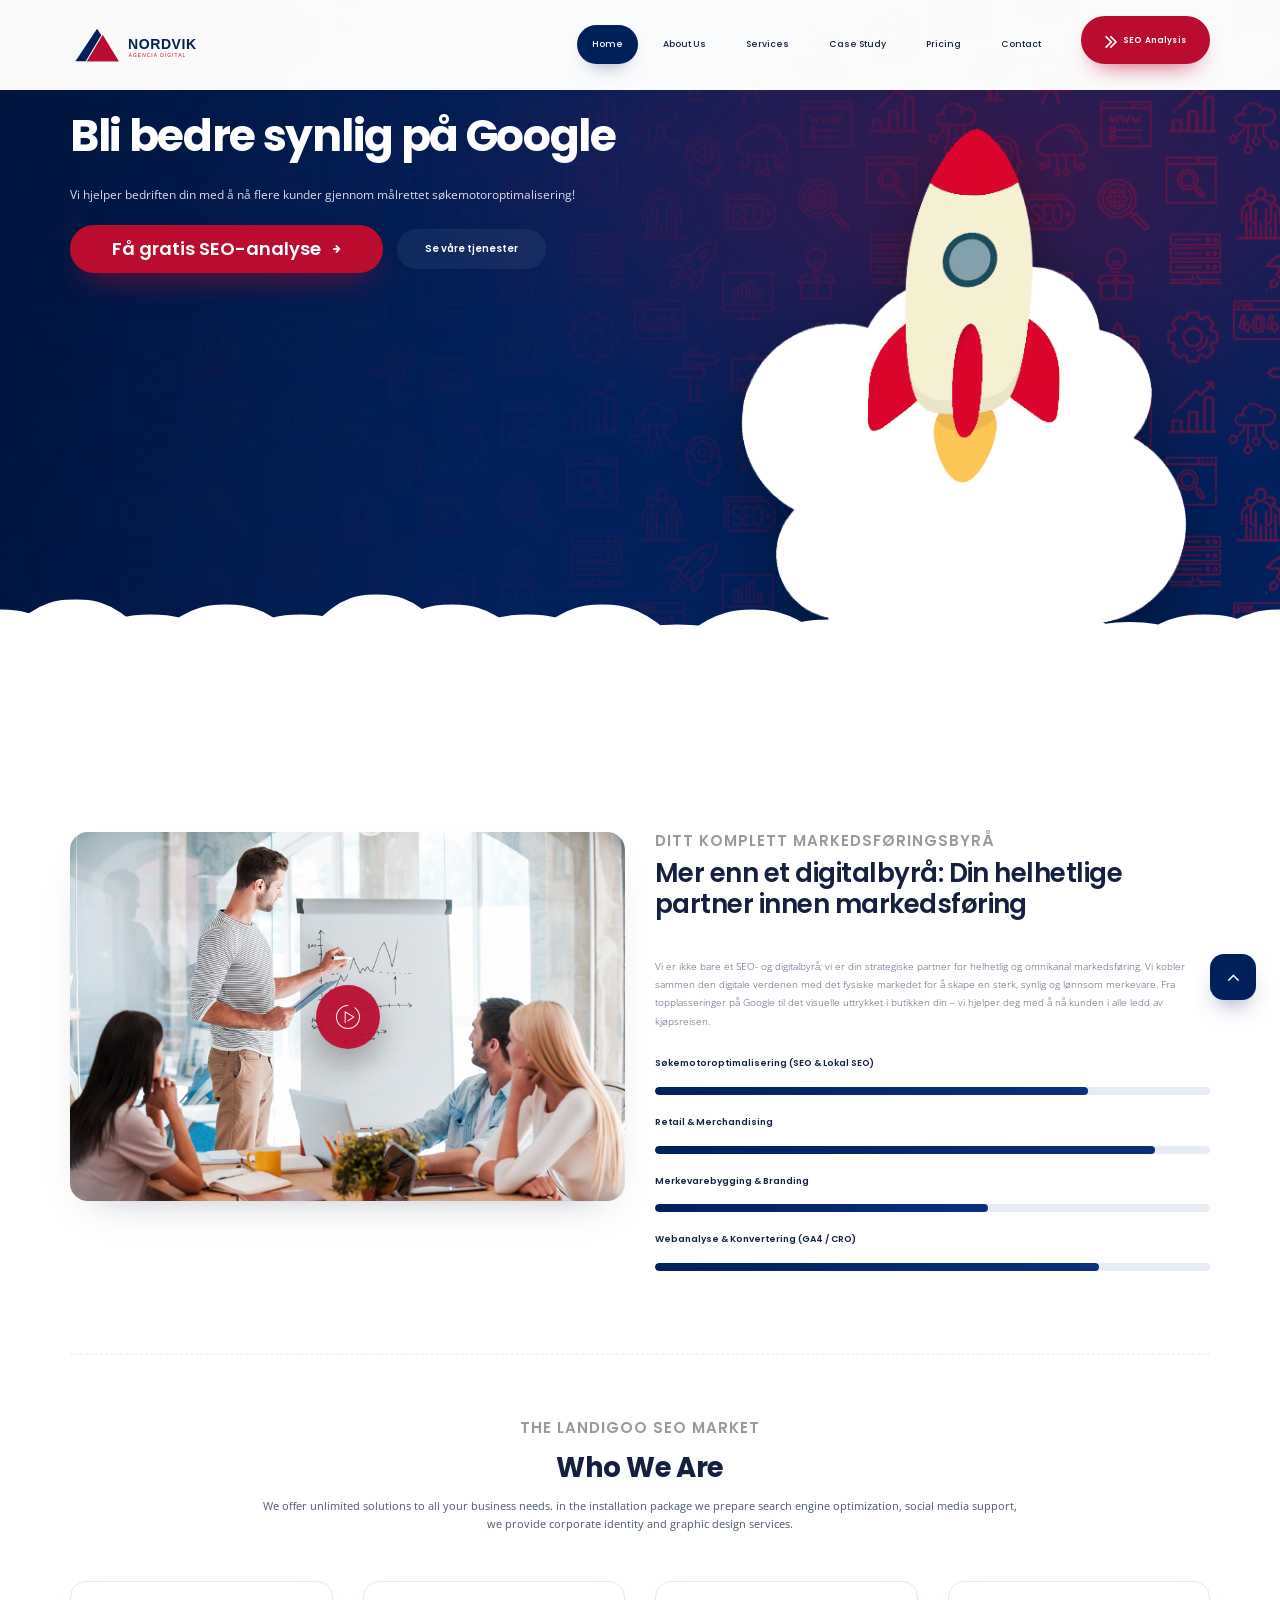
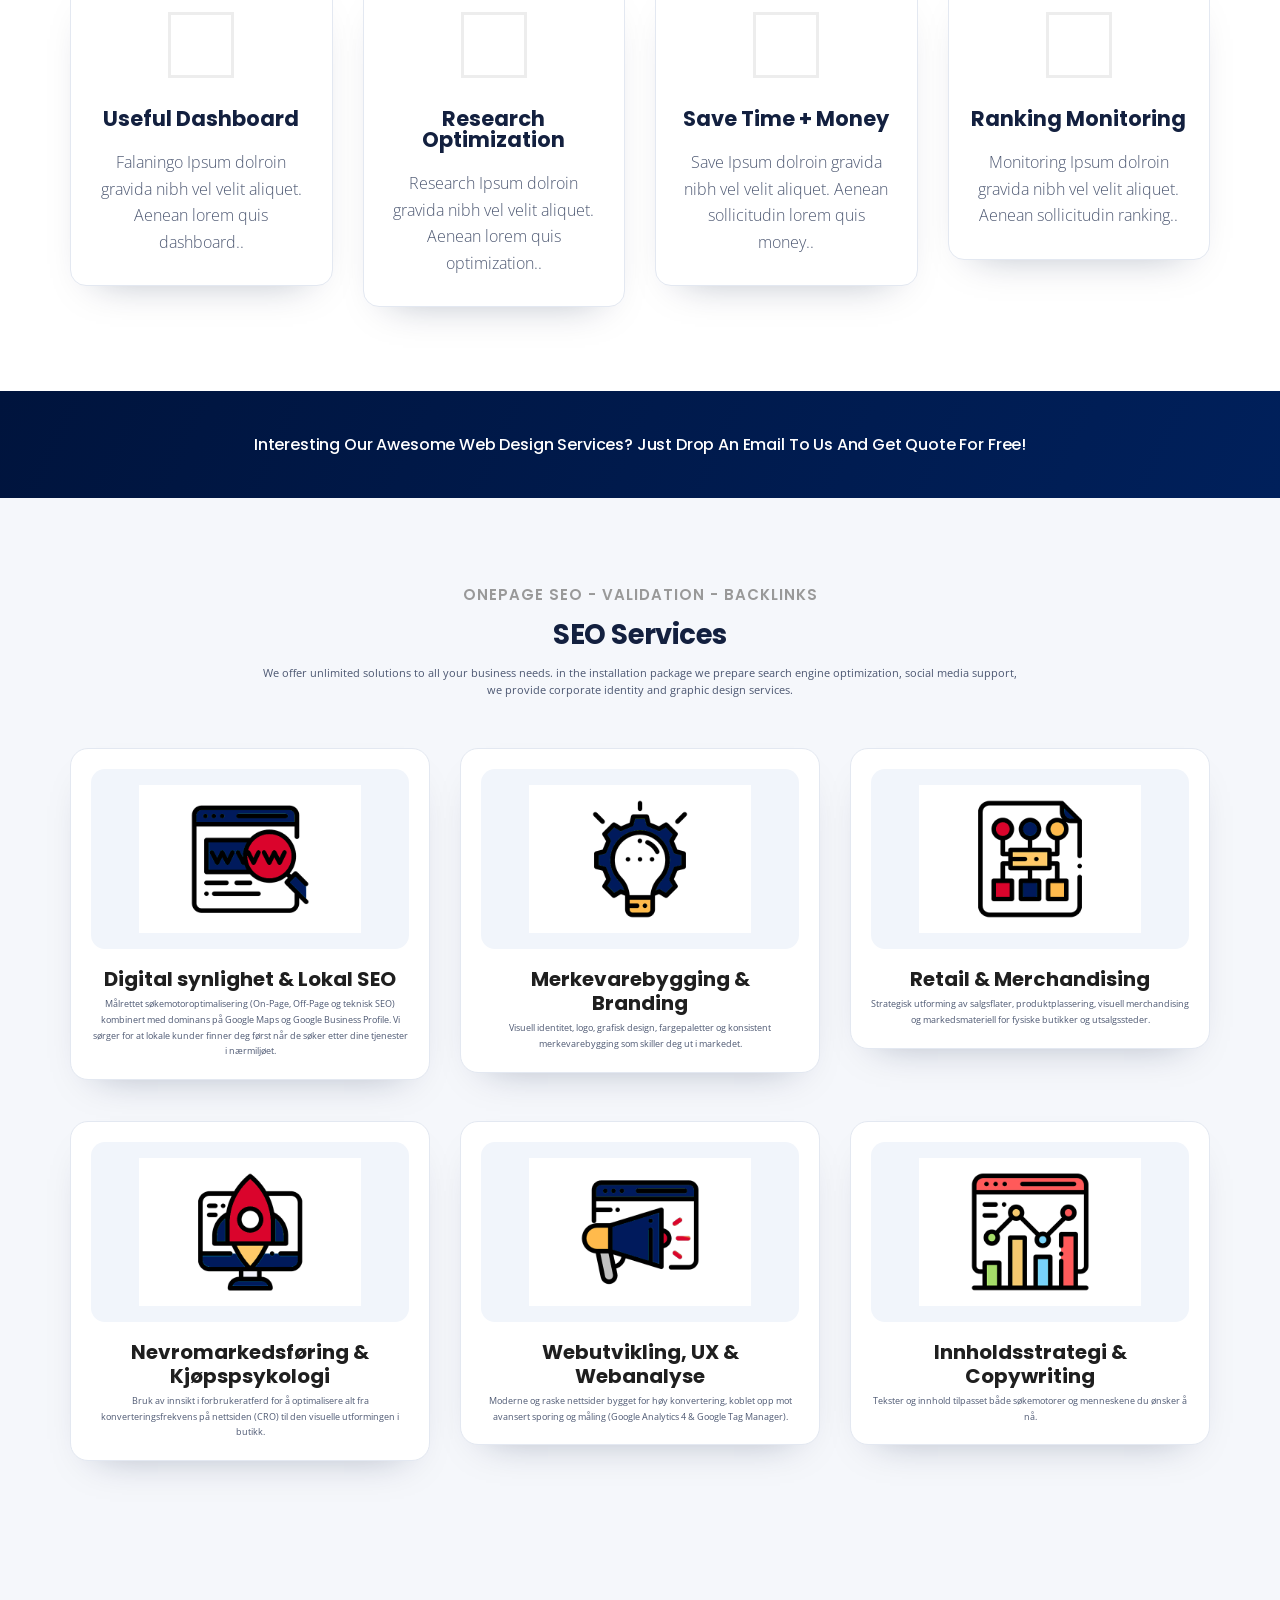
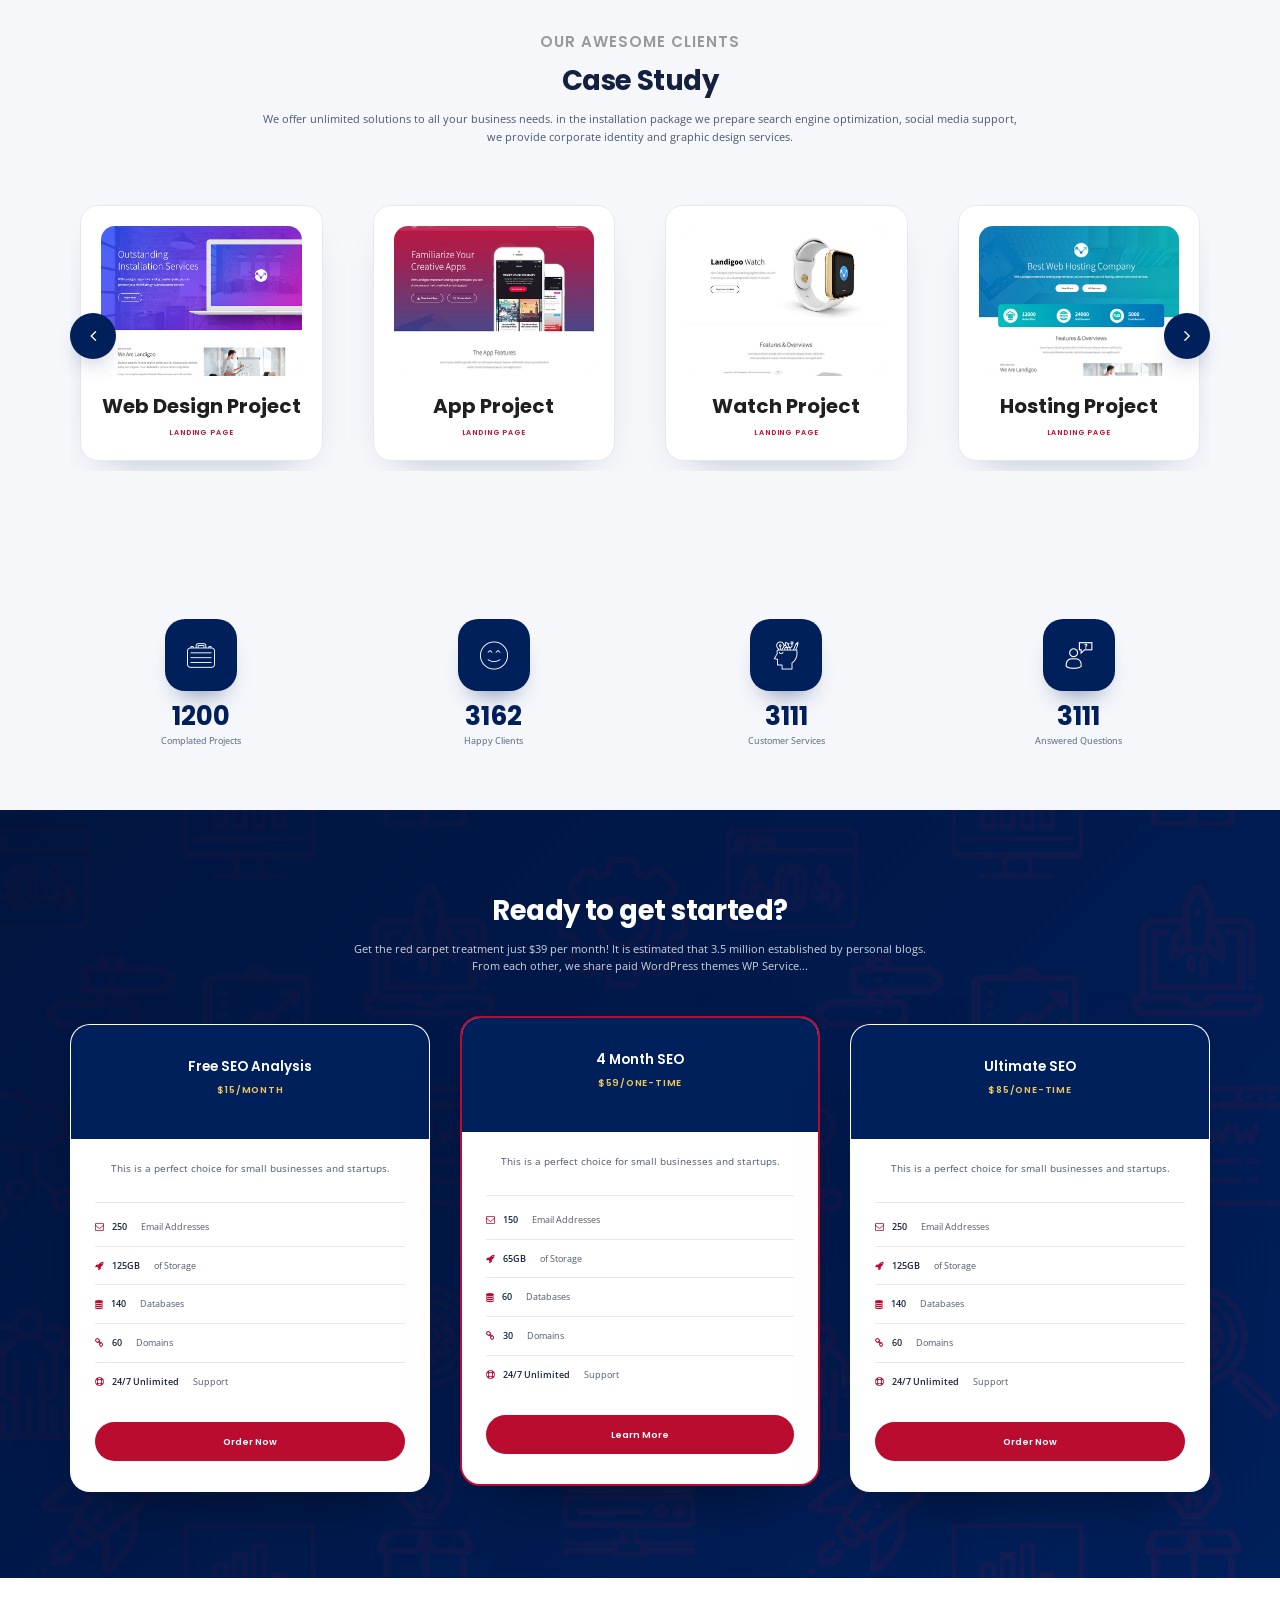
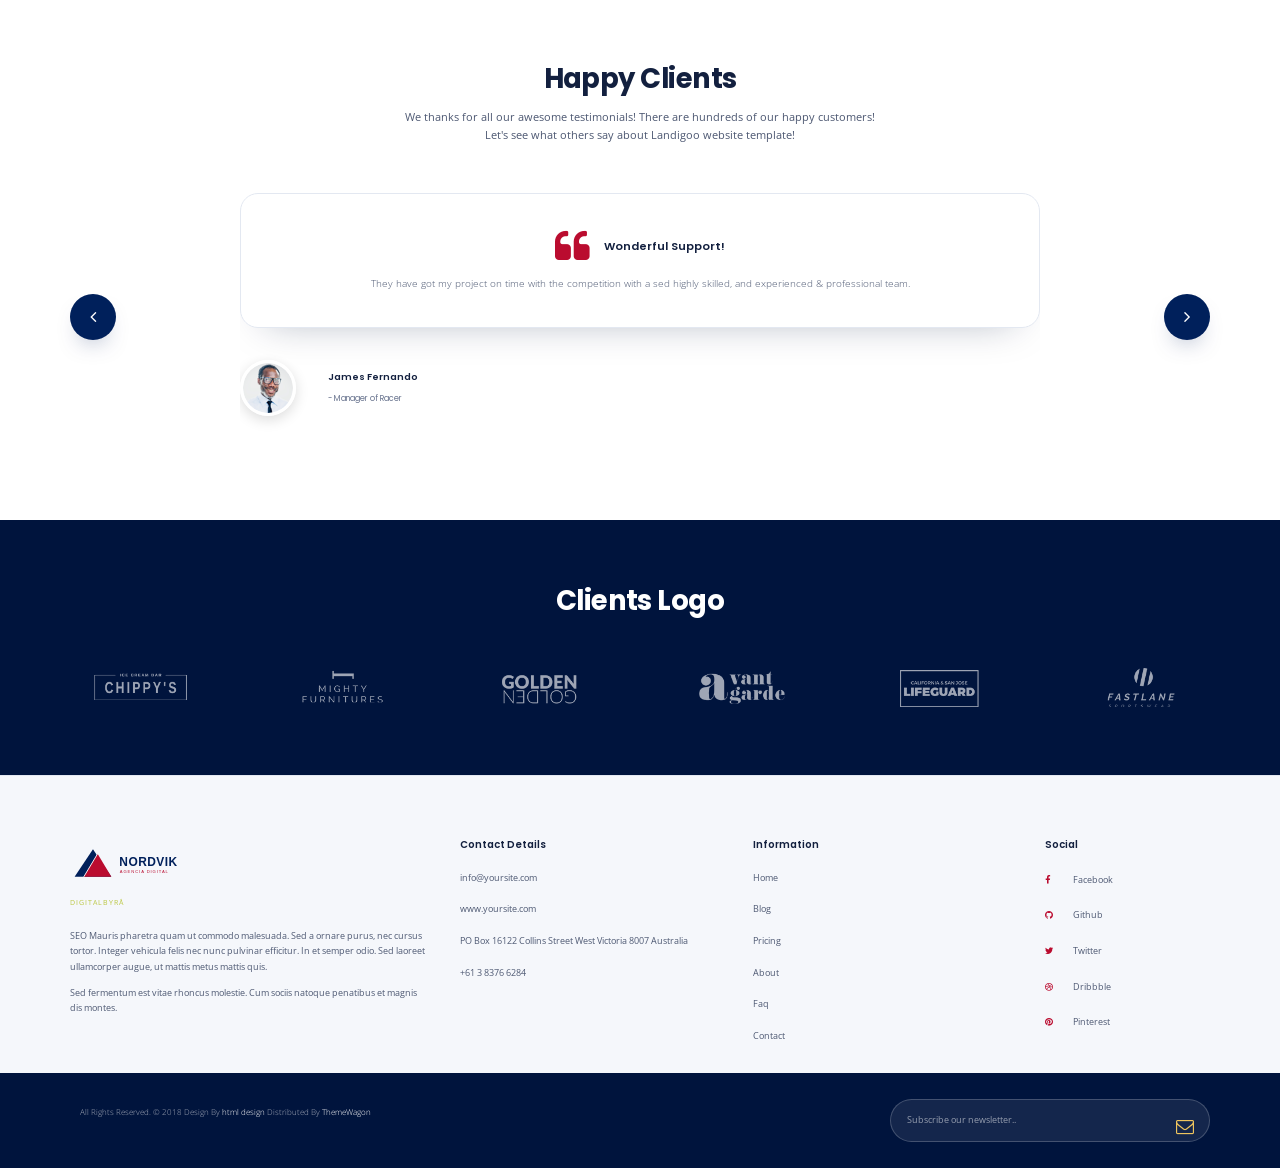
<file: index.html>
<!DOCTYPE html>
<html lang="en">

    <!-- Basic -->
    <meta charset="utf-8">
    <meta http-equiv="X-UA-Compatible" content="IE=edge">   
   
    <!-- Mobile Metas -->
    <meta name="viewport" content="width=device-width, minimum-scale=1.0, maximum-scale=1.0, user-scalable=no">
 
     <!-- Site Metas -->
    <title>titulo de la paginasive</title>  
    <meta name="keywords" content="">
    <meta name="description" content="decripcion de la pagina">
    <meta name="author" content="soy yo el autor">
    <meta name="robots" content="index,follow">
    <link rel="canonical" href="https://nordvik-kohl.vercel.app/index.html">

    <!-- Site Icons -->
    <link rel="shortcut icon" href="images/favicon.ico" type="image/x-icon" />
    <link rel="apple-touch-icon" href="images/apple-touch-icon.png">

    <!-- Bootstrap CSS -->
    <link rel="stylesheet" href="css/bootstrap.min.css">
    <!-- Site CSS -->
    <link rel="stylesheet" href="style.css">
    <!-- Colors CSS -->
    <link rel="stylesheet" href="css/colors.css">
    <!-- ALL VERSION CSS -->
    <link rel="stylesheet" href="css/versions.css">
    <!-- Responsive CSS -->
    <link rel="stylesheet" href="css/responsive.css">
    <!-- Custom CSS -->
    <link rel="stylesheet" href="css/custom.css">

    <!--[if lt IE 9]>
      <script src="https://oss.maxcdn.com/libs/html5shiv/3.7.0/html5shiv.js"></script>
      <script src="https://oss.maxcdn.com/libs/respond.js/1.4.2/respond.min.js"></script>
    <![endif]-->

</head> <!-- Google tag (gtag.js) -->
<script async src="https://www.googletagmanager.com/gtag/js?id=G-KY1QKPK9Y6"></script>
<script>
  window.dataLayer = window.dataLayer || [];
  function gtag(){dataLayer.push(arguments);}
  gtag('js', new Date());

  gtag('config', 'G-KY1QKPK9Y6');
</script>
<body class="seo_version">

	<!-- LOADER -->
	<div id="preloader">
		<div id="cupcake" class="box">
			<span class="letter">L</span>
			<div class="cupcakeCircle box">
				<div class="cupcakeInner box">
					<div class="cupcakeCore box"></div>
				</div>
			</div>
			<span class="letter box">A</span>
			<span class="letter box">D</span>
			<span class="letter box">I</span>
			<span class="letter box">N</span>
			<span class="letter box">G</span>
		</div>
	</div>
	<!-- END LOADER -->
	
    <header class="header header_style_01">
        <nav class="megamenu navbar navbar-default">
            <div class="container">
                <div class="navbar-header">
                    <button type="button" class="navbar-toggle collapsed" data-toggle="collapse" data-target="#navbar" aria-expanded="false" aria-controls="navbar">
                        <span class="sr-only">Toggle navigation</span>
                        <span class="icon-bar"></span>
                        <span class="icon-bar"></span>
                        <span class="icon-bar"></span>
                    </button>
                    <a class="navbar-brand" href="index.html"><img src="images/logos/nordvik_logo_horizontal.svg" alt="Nordvik"></a>  

                </div>
                <div id="navbar" class="navbar-collapse collapse">
					<ul class="nav navbar-nav navbar-right hidden-md hidden-sm hidden-xs">
                        <li><a class="btn-light btn-radius btn-brd top-btn" href="contact.html"><i class="fa fa-angle-double-right"></i>SEO Analysis</a></li>
                    </ul>
                    <ul class="nav navbar-nav navbar-right menu-top">
                        <li><a class="active" href="index.html">Home</a></li>
                        <li><a href="about.html">About Us </a></li>
                        <li><a href="services.html">Services</a></li>
                        <li><a href="case-study.html">Case Study</a></li>
                        <li><a href="pricing.html">Pricing</a></li>
                        <li><a href="contact.html">Contact</a></li>
                    </ul>
                </div>
            </div>
        </nav>
    </header>

    <div id="home" class="parallax first-section" data-stellar-background-ratio="0.4" style="background-image:url('uploads/parallax_12.jpg');">
        <div class="container">
            <div class="row">
                <div class="col-md-6 col-sm-12">
                    <div class="big-tagline">
                        <h1>Bli bedre synlig på Google<br></h1>
                        <p class="lead">Vi hjelper bedriften din med å nå flere kunder gjennom målrettet søkemotoroptimalisering!</p>
                        <div class="hero-actions">
                            <a href="contact.html" class="btn btn-light btn-radius btn-brd ban-btn">Få gratis SEO-analyse <i class="fa fa-arrow-right"></i></a>
                            <a href="services.html" class="btn btn-hero-ghost btn-radius">Se våre tjenester</a>
                        </div>
                    </div>
                </div>

                <div class="app_iphone_02 wow slideInUp hidden-xs hidden-sm" data-wow-duration="1s" data-wow-delay="0.5s">
                    <img src="uploads/rocket.png" alt="" class="img-responsive">
                </div>
            </div><!-- end row -->
        </div><!-- end container -->
    </div><!-- end section -->

    <svg id="clouds" class="hidden-xs" xmlns="http://www.w3.org/2000/svg" version="1.1" width="100%" height="100" viewBox="0 0 85 100" preserveAspectRatio="none">
        <path d="M-5 100 Q 0 20 5 100 Z
            M0 100 Q 5 0 10 100
            M5 100 Q 10 30 15 100
            M10 100 Q 15 10 20 100
            M15 100 Q 20 30 25 100
            M20 100 Q 25 -10 30 100
            M25 100 Q 30 10 35 100
            M30 100 Q 35 30 40 100
            M35 100 Q 40 10 45 100
            M40 100 Q 45 50 50 100
            M45 100 Q 50 20 55 100
            M50 100 Q 55 40 60 100
            M55 100 Q 60 60 65 100
            M60 100 Q 65 50 70 100
            M65 100 Q 70 20 75 100
            M70 100 Q 75 45 80 100
            M75 100 Q 80 30 85 100
            M80 100 Q 85 20 90 100
            M85 100 Q 90 50 95 100
            M90 100 Q 95 25 100 100
            M95 100 Q 100 15 105 100 Z">
        </path>
    </svg>

    <div id="about" class="section wb nopadtop">
        <div class="container">
            <div class="row">
                <div class="col-md-6">
                    <div class="post-media wow fadeIn">
                        <img src="uploads/about_01.jpg" alt="" class="img-responsive img-rounded">
                        <a href="http://www.youtube.com/watch?v=nrJtHemSPW4" data-rel="prettyPhoto[gal]" class="playbutton"><i class="flaticon-play-button"></i></a>
                    </div><!-- end media -->
                </div><!-- end col -->

                <div class="col-md-6 m40">
                    <div class="message-box">
                        <h4>Ditt komplett markedsføringsbyrå</h4>
                        <h2>Mer enn et digitalbyrå: Din helhetlige partner innen markedsføring</h2>
                        <p class="lead">Vi er ikke bare et SEO- og digitalbyrå; vi er din strategiske partner for helhetlig og omnikanal markedsføring. Vi kobler sammen den digitale verdenen med det fysiske markedet for å skape en sterk, synlig og lønnsom merkevare.
Fra topplasseringer på Google til det visuelle uttrykket i butikken din – vi hjelper deg med å nå kunden i alle ledd av kjøpsreisen.</p>

                        <div class="skills">
                            <div class="skills-wrapper">
                                <h3>Søkemotoroptimalisering (SEO & Lokal SEO)</h3>
                                <div class="progress">
                                    <div class="progress-bar progress-bar-success color6 wow slideInLeft" role="progressbar" aria-valuenow="78" aria-valuemin="0" aria-valuemax="100" style="width: 78%">
                                    </div>
                                </div>
                            </div><!-- end skills-wrapper -->

                            <div class="skills-wrapper">
                                <h3>Retail & Merchandising</h3>
                                <div class="progress">
                                    <div class="progress-bar progress-bar-success color2 wow slideInLeft" role="progressbar" aria-valuenow="90" aria-valuemin="0" aria-valuemax="100" style="width: 90%">
                                    </div>
                                </div>
                            </div><!-- end skills-wrapper -->

                            <div class="skills-wrapper">
                                <h3>Merkevarebygging & Branding</h3>
                                <div class="progress">
                                    <div class="progress-bar progress-bar-success color3 wow slideInLeft" role="progressbar" aria-valuenow="60" aria-valuemin="0" aria-valuemax="100" style="width: 60%">
                                    </div>
                                </div>
                            </div><!-- end skills-wrapper -->

                            <div class="skills-wrapper">
                                <h3>Webanalyse & Konvertering (GA4 / CRO)</h3>
                                <div class="progress">
                                    <div class="progress-bar progress-bar-success color5 wow slideInLeft" role="progressbar" aria-valuenow="80" aria-valuemin="0" aria-valuemax="100" style="width: 80%">
                                    </div>
                                </div>
                            </div><!-- end skills-wrapper -->
                        </div><!-- end skills -->
                    </div><!-- end messagebox -->
                </div><!-- end col -->
            </div><!-- end row -->
			
			<hr class="hr1">
			
			<div class="section-title text-center">
                <small>The Landigoo SEO Market</small>
                <h3>Who We Are</h3>
                <p class="lead">We offer unlimited solutions to all your business needs. in the installation package we prepare search engine optimization, social media support, we provide corporate identity and graphic design services.</p>
            </div><!-- end title -->
			
			<div class="seo-services row clearfix">
                <div class="col-md-3 col-sm-6 col-xs-12">
					<div class="who">
						<img src="images/seo-icons/growth.svg" alt="icon" class="wow fadeInUp">
						<h4>Useful Dashboard</h4>
						<p class="lead">Falaningo Ipsum dolroin gravida nibh vel velit aliquet. Aenean lorem quis dashboard..</p>
					</div>
                </div><!-- end col -->

                <div class="col-md-3 col-sm-6 col-xs-12">
					<div class="who">
						<img src="images/seo-icons/research.svg" alt="icon" class="wow fadeInUp">
						<h4>Research Optimization</h4>
						<p class="lead">Research Ipsum dolroin gravida nibh vel velit aliquet. Aenean lorem quis optimization..</p>
					</div>
                </div><!-- end col -->

                <div class="col-md-3 col-sm-6 col-xs-12">
					<div class="who">
						<img src="images/seo-icons/stopwatch.svg" alt="icon" class="wow fadeInUp">
						<h4>Save Time + Money</h4>
						<p class="lead">Save Ipsum dolroin gravida nibh vel velit aliquet. Aenean sollicitudin lorem quis money..</p>
					</div>
                </div><!-- end col -->  

                <div class="col-md-3 col-sm-6 col-xs-12">
					<div class="who">
						<img src="images/seo-icons/development.svg" alt="icon" class="wow fadeInUp">
						<h4>Ranking Monitoring</h4>
						<p class="lead">Monitoring Ipsum dolroin gravida nibh vel velit aliquet. Aenean sollicitudin ranking..</p>
					</div>
                </div><!-- end col -->  
            </div><!-- end how-its-work -->
        </div><!-- end container -->
    </div><!-- end section -->

    <section class="section nopad cac text-center">
        <a href="#"><h3>Interesting our awesome web design services? Just drop an email to us and get quote for free!</h3></a>
    </section>

    <div id="services" class="section lb">
        <div class="container">
            <div class="section-title text-center">
                <small>OnePage SEO - Validation - BACKLINKS</small>
                <h3>SEO Services</h3>
                <p class="lead">We offer unlimited solutions to all your business needs. in the installation package we prepare search engine optimization, social media support, we provide corporate identity and graphic design services.</p>
            </div><!-- end title -->
            <div class="row text-center">
                <div class="col-md-4 col-sm-4 col-xs-12">
                    <div class="service-widget">
                        <div class="post-media wow fadeIn">
                            <img src="uploads/seo_01.png" alt="" class="img-responsive img-rounded">
                        </div>
                        <h3>Digital synlighet & Lokal SEO</h3>
                        <p>Målrettet søkemotoroptimalisering (On-Page, Off-Page og teknisk SEO) kombinert med dominans på Google Maps og Google Business Profile. Vi sørger for at lokale kunder finner deg først når de søker etter dine tjenester i nærmiljøet.</p>
                    </div><!-- end service -->
                </div><!-- end col -->

                <div class="col-md-4 col-sm-4 col-xs-12">
                    <div class="service-widget">
                        <div class="post-media wow fadeIn">
                            <img src="uploads/seo_02.png" alt="" class="img-responsive img-rounded">
                        </div>
                        <h3>Merkevarebygging & Branding</h3>
                        <p>Visuell identitet, logo, grafisk design, fargepaletter og konsistent merkevarebygging som skiller deg ut i markedet. </p>
                    </div><!-- end service -->
                </div><!-- end col -->

                <div class="col-md-4 col-sm-4 col-xs-12">
                    <div class="service-widget">
                        <div class="post-media wow fadeIn">
                            <img src="uploads/seo_03.png" alt="" class="img-responsive img-rounded">
                        </div>
                        <h3>Retail & Merchandising</h3>
                        <p>Strategisk utforming av salgsflater, produktplassering, visuell merchandising og markedsmateriell for fysiske butikker og utsalgssteder.</p>
                    </div><!-- end service -->
                </div><!-- end col -->
            </div><!-- end row -->

            <hr class="invis">

            <div class="row text-center">
                <div class="col-md-4 col-sm-4 col-xs-12">
                    <div class="service-widget">
                        <div class="post-media wow fadeIn">
                            <img src="uploads/seo_04.png" alt="" class="img-responsive img-rounded">
                        </div>
                        <h3>Nevromarkedsføring & Kjøpspsykologi</h3>
                        <p>Bruk av innsikt i forbrukeratferd for å optimalisere alt fra konverteringsfrekvens på nettsiden (CRO) til den visuelle utformingen i butikk.</p>
                    </div><!-- end service -->
                </div><!-- end col -->

                <div class="col-md-4 col-sm-4 col-xs-12">
                    <div class="service-widget">
                        <div class="post-media wow fadeIn">
                            <img src="uploads/seo_05.png" alt="" class="img-responsive img-rounded">
                        </div>
                        <h3>Webutvikling, UX & Webanalyse</h3>
                        <p>Moderne og raske nettsider bygget for høy konvertering, koblet opp mot avansert sporing og måling (Google Analytics 4 & Google Tag Manager). </p>
                    </div><!-- end service -->
                </div><!-- end col -->

                <div class="col-md-4 col-sm-4 col-xs-12">
                    <div class="service-widget">
                        <div class="post-media wow fadeIn">
                            <img src="uploads/seo_06.png" alt="" class="img-responsive img-rounded">
                        </div>
                        <h3>Innholdsstrategi & Copywriting</h3>
                        <p>Tekster og innhold tilpasset både søkemotorer og menneskene du ønsker å nå.</p>
                    </div><!-- end service -->
                </div><!-- end col -->
            </div><!-- end row -->
        </div><!-- end container -->
    </div><!-- end section -->

    <div id="case" class="section wb">
        <div class="container">
            <div class="section-title text-center">
                <small>Our Awesome Clients</small>
                <h3>Case Study</h3>
                <p class="lead">We offer unlimited solutions to all your business needs. in the installation package we prepare search engine optimization, social media support, we provide corporate identity and graphic design services.</p>
            </div><!-- end title -->

            <div class="owl-screenshots owl-carousel owl-theme text-center">
                <div class="owl-screen">
                    <div class="service-widget">
                        <div class="post-media entry wow fadeIn">
                            <a href="uploads/version_01.jpg" data-rel="prettyPhoto[gal]" class="hoverbutton global-radius"><i class="flaticon-unlink"></i></a>
                            <img src="uploads/version_01.jpg" alt="" class="img-responsive img-rounded">
                            <div class="magnifier"></div>
                        </div>

                        <h3>Web Design Project</h3>
                        <small>Landing Page</small>
                    </div><!-- end service -->
                </div><!-- end col -->

                <div class="owl-screen">
                    <div class="service-widget">
                        <div class="post-media entry wow fadeIn">
                            <a href="uploads/version_02.jpg" data-rel="prettyPhoto[gal]" class="hoverbutton global-radius"><i class="flaticon-unlink"></i></a>
                            <img src="uploads/version_02.jpg" alt="" class="img-responsive img-rounded">
                            <div class="magnifier"></div>
                        </div>

                        <h3>App Project</h3>
                        <small>Landing Page</small>
                    </div><!-- end service -->
                </div><!-- end col -->

                <div class="owl-screen">
                    <div class="service-widget">
                        <div class="post-media entry wow fadeIn">
                            <a href="uploads/version_03.jpg" data-rel="prettyPhoto[gal]" class="hoverbutton global-radius"><i class="flaticon-unlink"></i></a>
                            <img src="uploads/version_03.jpg" alt="" class="img-responsive img-rounded">
                            <div class="magnifier"></div>
                        </div>

                        <h3>Watch Project</h3>
                        <small>Landing Page</small>
                    </div><!-- end service -->
                </div><!-- end col -->

                <div class="owl-screen">
                    <div class="service-widget">
                        <div class="post-media entry wow fadeIn">
                            <a href="uploads/version_04.jpg" data-rel="prettyPhoto[gal]" class="hoverbutton global-radius"><i class="flaticon-unlink"></i></a>
                            <img src="uploads/version_04.jpg" alt="" class="img-responsive img-rounded">
                            <div class="magnifier"></div>
                        </div>

                        <h3>Hosting Project</h3>
                        <small>Landing Page</small>
                    </div><!-- end service -->
                </div><!-- end col -->

                <div class="owl-screen">
                    <div class="service-widget">
                        <div class="post-media entry wow fadeIn">
                            <a href="uploads/version_05.jpg" data-rel="prettyPhoto[gal]" class="hoverbutton global-radius"><i class="flaticon-unlink"></i></a>
                            <img src="uploads/version_05.jpg" alt="" class="img-responsive img-rounded">
                            <div class="magnifier"></div>
                        </div>

                        <h3>SEO Project</h3>
                        <small>Landing Page</small>
                    </div><!-- end service -->
                </div><!-- end col -->
            </div><!-- end owl -->
        </div><!-- end container -->
    </div><!-- end section -->

    <div class="parallax section lb">
        <div class="container">
            <div class="row text-center stat-wrap">
                <div class="col-md-3 col-sm-6 col-xs-12">
                    <span data-scroll class="global-radius icon_wrap effect-1"><i class="flaticon-briefcase"></i></span>
                    <p class="stat_count">1200</p>
                    <h3>Complated Projects</h3>
                </div><!-- end col -->

                <div class="col-md-3 col-sm-6 col-xs-12">
                    <span data-scroll class="global-radius icon_wrap effect-1"><i class="flaticon-happy"></i></span>
                    <p class="stat_count">3210</p>
                    <h3>Happy Clients</h3>
                </div><!-- end col -->

                <div class="col-md-3 col-sm-6 col-xs-12">
                    <span data-scroll class="global-radius icon_wrap effect-1"><i class="flaticon-idea"></i></span>
                    <p class="stat_count">3781</p>
                    <h3>Customer Services</h3>
                </div><!-- end col -->

                <div class="col-md-3 col-sm-6 col-xs-12">
                    <span data-scroll class="global-radius icon_wrap effect-1"><i class="flaticon-customer-service"></i></span>
                    <p class="stat_count">4300</p>
                    <h3>Answered Questions</h3>
                </div><!-- end col -->
            </div><!-- end row -->
        </div><!-- end container -->
    </div><!-- end section -->

    <div id="pricing" class="section pricing-bg">
        <div class="container">
            <div class="section-title text-center">
                <h3>Ready to get started?</h3>
                <p class="lead">Get the red carpet treatment just $39 per month! It is estimated that 3.5 million established by personal blogs.<br> From each other, we share paid WordPress themes WP Service...</p>
            </div><!-- end title -->

            <div class="row">
                <div class="col-md-12">
                    <div class="tab-content">
                        <div class="tab-pane active fade in" id="tab1">
                            <div class="row text-center">
                                <div class="col-md-4">
                                    <div class="pricing-table pricing-table-highlighted">
                                        <div class="pricing-table-header grd1">
                                            <h2>Free SEO Analysis</h2>
                                            <h3>$15/month</h3>
                                        </div>
                                        <div class="pricing-table-space"></div>
										<div class="pricing-table-text">
                                            <p>This is a perfect choice for small businesses and startups.</p>
                                        </div>
                                        <div class="pricing-table-features">
                                            <p><i class="fa fa-envelope-o"></i> <strong>250</strong> Email Addresses</p>
                                            <p><i class="fa fa-rocket"></i> <strong>125GB</strong> of Storage</p>
                                            <p><i class="fa fa-database"></i> <strong>140</strong> Databases</p>
                                            <p><i class="fa fa-link"></i> <strong>60</strong> Domains</p>
                                            <p><i class="fa fa-life-ring"></i> <strong>24/7 Unlimited</strong> Support</p>
                                        </div>
                                        <div class="pricing-table-sign-up">
                                            <a href="#" class="btn btn-light btn-radius btn-brd grd1 effect-1">Order Now</a>
                                        </div>
                                    </div>
                                </div>
                                <div class="col-md-4">
                                    <div class="pricing-table pricing-table-highlighted">
                                        <div class="pricing-table-header grd1">
                                            <h2>4 Month SEO</h2>
                                            <h3>$59/One-Time</h3>
                                        </div>
                                        <div class="pricing-table-space"></div>
                                        <div class="pricing-table-text">
                                            <p>This is a perfect choice for small businesses and startups.</p>
                                        </div>
                                        <div class="pricing-table-features">
                                            <p><i class="fa fa-envelope-o"></i> <strong>150</strong> Email Addresses</p>
                                            <p><i class="fa fa-rocket"></i> <strong>65GB</strong> of Storage</p>
                                            <p><i class="fa fa-database"></i> <strong>60</strong> Databases</p>
                                            <p><i class="fa fa-link"></i> <strong>30</strong> Domains</p>
                                            <p><i class="fa fa-life-ring"></i> <strong>24/7 Unlimited</strong> Support</p>
                                        </div>
                                        <div class="pricing-table-sign-up">
                                            <a href="#" class="btn btn-light btn-radius btn-brd grd1 effect-1">Learn More</a>
                                        </div>
                                    </div>
                                </div>

                                <div class="col-md-4">
                                    <div class="pricing-table pricing-table-highlighted">
                                        <div class="pricing-table-header grd1">
                                            <h2>Ultimate SEO</h2>
                                            <h3>$85/one-time</h3>
                                        </div>
                                        <div class="pricing-table-space"></div>
										<div class="pricing-table-text">
                                            <p>This is a perfect choice for small businesses and startups.</p>
                                        </div>
                                        <div class="pricing-table-features">
                                            <p><i class="fa fa-envelope-o"></i> <strong>250</strong> Email Addresses</p>
                                            <p><i class="fa fa-rocket"></i> <strong>125GB</strong> of Storage</p>
                                            <p><i class="fa fa-database"></i> <strong>140</strong> Databases</p>
                                            <p><i class="fa fa-link"></i> <strong>60</strong> Domains</p>
                                            <p><i class="fa fa-life-ring"></i> <strong>24/7 Unlimited</strong> Support</p>
                                        </div>
                                        <div class="pricing-table-sign-up">
                                            <a href="#" class="btn btn-light btn-radius btn-brd grd1 effect-1">Order Now</a>
                                        </div>
                                    </div>
                                </div>
                            </div><!-- end row -->
                        </div><!-- end pane -->
                    </div><!-- end content -->
                </div><!-- end col -->
            </div><!-- end row -->
        </div><!-- end container -->
    </div><!-- end section -->

    <div id="testimonials" class="section wb">
        <div class="container">
            <div class="section-title text-center">
                <h3>Happy Clients</h3>
                <p class="lead">We thanks for all our awesome testimonials! There are hundreds of our happy customers! <br>Let's see what others say about Landigoo website template!</p>
            </div><!-- end title -->

            <div class="row">
                <div class="col-md-12 col-sm-12">
                    <div class="testi-carousel owl-carousel owl-theme">
                        <div class="testimonial clearfix">
                            <div class="desc">
                                <h3><i class="fa fa-quote-left"></i> Wonderful Support!</h3>
                                <p class="lead">They have got my project on time with the competition with a sed highly skilled, and experienced & professional team.</p>
                            </div>
                            <div class="testi-meta">
                                <img src="uploads/testi_01.png" alt="" class="img-responsive alignleft">
                                <h4>James Fernando <small>- Manager of Racer</small></h4>
                            </div>
                            <!-- end testi-meta -->
                        </div>
                        <!-- end testimonial -->

                        <div class="testimonial clearfix">
                            <div class="desc">
                                <h3><i class="fa fa-quote-left"></i> Awesome Services!</h3>
                                <p class="lead">Explain to you how all this mistaken idea of denouncing pleasure and praising pain was born and I will give you completed.</p>
                            </div>
                            <div class="testi-meta">
                                <img src="uploads/testi_02.png" alt="" class="img-responsive alignleft">
                                <h4>Jacques Philips <small>- Designer</small></h4>
                            </div>
                            <!-- end testi-meta -->
                        </div>
                        <!-- end testimonial -->

                        <div class="testimonial clearfix">
                            <div class="desc">
                                <h3><i class="fa fa-quote-left"></i> Great & Talented Team!</h3>
                                <p class="lead">The master-builder of human happines no one rejects, dislikes avoids pleasure itself, because it is very pursue pleasure. </p>
                            </div>
                            <div class="testi-meta">
                                <img src="uploads/testi_03.png" alt="" class="img-responsive alignleft">
                                <h4>Venanda Mercy <small>- Newyork City</small></h4>
                            </div>
                            <!-- end testi-meta -->
                        </div>
                        <!-- end testimonial -->
                        <div class="testimonial clearfix">
                            <div class="desc">
                                <h3><i class="fa fa-quote-left"></i> Wonderful Support!</h3>
                                <p class="lead">They have got my project on time with the competition with a sed highly skilled, and experienced & professional team.</p>
                            </div>
                            <div class="testi-meta">
                                <img src="uploads/testi_01.png" alt="" class="img-responsive alignleft">
                                <h4>James Fernando <small>- Manager of Racer</small></h4>
                            </div>
                            <!-- end testi-meta -->
                        </div>
                        <!-- end testimonial -->

                        <div class="testimonial clearfix">
                            <div class="desc">
                                <h3><i class="fa fa-quote-left"></i> Awesome Services!</h3>
                                <p class="lead">Explain to you how all this mistaken idea of denouncing pleasure and praising pain was born and I will give you completed.</p>
                            </div>
                            <div class="testi-meta">
                                <img src="uploads/testi_02.png" alt="" class="img-responsive alignleft">
                                <h4>Jacques Philips <small>- Designer</small></h4>
                            </div>
                            <!-- end testi-meta -->
                        </div>
                        <!-- end testimonial -->

                        <div class="testimonial clearfix">
                            <div class="desc">
                                <h3><i class="fa fa-quote-left"></i> Great & Talented Team!</h3>
                                <p class="lead">The master-builder of human happines no one rejects, dislikes avoids pleasure itself, because it is very pursue pleasure. </p>
                            </div>
                            <div class="testi-meta">
                                <img src="uploads/testi_03.png" alt="" class="img-responsive alignleft">
                                <h4>Venanda Mercy <small>- Newyork City</small></h4>
                            </div>
                            <!-- end testi-meta -->
                        </div><!-- end testimonial -->
                    </div><!-- end carousel -->
                </div><!-- end col -->
            </div><!-- end row -->
        </div><!-- end container -->
    </div><!-- end section -->

    <div id="support" class="section db">
        <div class="container">
            <div class="section-title text-center">
                <h3>Clients Logo</h3>
            </div><!-- end title -->

            <div class="row">
                <div id="logo-carousel" class="owl-carousel">
					<div> <img src="uploads/logo_01.png" alt=""> </div>
					<div> <img src="uploads/logo_02.png" alt=""> </div>
					<div> <img src="uploads/logo_03.png" alt=""> </div>
					<div> <img src="uploads/logo_04.png" alt=""> </div>
					<div> <img src="uploads/logo_05.png" alt=""> </div>
					<div> <img src="uploads/logo_06.png" alt=""> </div>
					<div> <img src="uploads/logo_01.png" alt=""> </div>
					<div> <img src="uploads/logo_02.png" alt=""> </div>
				</div>
            </div><!-- end row -->
        </div><!-- end container -->
    </div><!-- end section -->

    <svg id="clouds1" class="hidden-xs" xmlns="http://www.w3.org/2000/svg" version="1.1" width="100%" height="100" viewBox="0 0 85 100" preserveAspectRatio="none">
        <path d="M-5 100 Q 0 20 5 100 Z
            M0 100 Q 5 0 10 100
            M5 100 Q 10 30 15 100
            M10 100 Q 15 10 20 100
            M15 100 Q 20 30 25 100
            M20 100 Q 25 -10 30 100
            M25 100 Q 30 10 35 100
            M30 100 Q 35 30 40 100
            M35 100 Q 40 10 45 100
            M40 100 Q 45 50 50 100
            M45 100 Q 50 20 55 100
            M50 100 Q 55 40 60 100
            M55 100 Q 60 60 65 100
            M60 100 Q 65 50 70 100
            M65 100 Q 70 20 75 100
            M70 100 Q 75 45 80 100
            M75 100 Q 80 30 85 100
            M80 100 Q 85 20 90 100
            M85 100 Q 90 50 95 100
            M90 100 Q 95 25 100 100
            M95 100 Q 100 15 105 100 Z">
        </path>
    </svg>

	<footer class="footer">
        <div class="container">
            <div class="row">
                <div class="col-md-4 col-sm-4 col-xs-12">
                    <div class="widget clearfix">
                        <div class="widget-title">
                            <img src="images/logos/nordvik_logo_horizontal.svg" alt="">
                            <small>Digitalbyrå</small>
                        </div>
                        <p> SEO Mauris pharetra quam ut commodo malesuada. Sed a ornare purus, nec cursus tortor. Integer vehicula felis nec nunc pulvinar efficitur. In et semper odio. Sed laoreet ullamcorper augue, ut mattis metus mattis quis.</p>
                        <p>Sed fermentum est vitae rhoncus molestie. Cum sociis natoque penatibus et magnis dis montes.</p>
                    </div><!-- end clearfix -->
                </div><!-- end col -->

                <div class="col-md-3 col-sm-3 col-xs-12">
                    <div class="widget clearfix">
                        <div class="widget-title">
                            <h3>Contact Details</h3>
                        </div>

                        <ul class="footer-links">
                            <li><a href="mailto:#">info@yoursite.com</a></li>
                            <li><a href="#">www.yoursite.com</a></li>
                            <li>PO Box 16122 Collins Street West Victoria 8007 Australia</li>
                            <li>+61 3 8376 6284</li>
                        </ul><!-- end links -->
                    </div><!-- end clearfix -->
                </div><!-- end col -->

                <div class="col-md-3 col-sm-3 col-xs-12">
                    <div class="widget clearfix">
                        <div class="widget-title">
                            <h3>Information</h3>
                        </div>

                        <ul class="footer-links">
                            <li><a href="#">Home</a></li>
                            <li><a href="#">Blog</a></li>
                            <li><a href="#">Pricing</a></li>
							<li><a href="#">About</a></li>
							<li><a href="#">Faq</a></li>
							<li><a href="#">Contact</a></li>
                        </ul><!-- end links -->
                    </div><!-- end clearfix -->
                </div><!-- end col -->

                <div class="col-md-2 col-sm-2 col-xs-12">
                    <div class="widget clearfix">
                        <div class="widget-title">
                            <h3>Social</h3>
                        </div>
                        <ul class="footer-links social-md">
                            <li><a class="fb" href="#"><i class="fa fa-facebook"></i> Facebook</a></li>
                            <li><a class="gi" href="#"><i class="fa fa-github"></i> Github</a></li>
                            <li><a class="tw" href="#"><i class="fa fa-twitter"></i> Twitter</a></li>
                            <li><a class="dr" href="#"><i class="fa fa-dribbble"></i> Dribbble</a></li>
                            <li><a class="pi" href="#"><i class="fa fa-pinterest"></i> Pinterest</a></li>
                        </ul><!-- end links -->
                    </div><!-- end clearfix -->
                </div><!-- end col -->
            </div><!-- end row -->
        </div><!-- end container -->
    </footer><!-- end footer -->
	
    <div class="copyrights">
        <div class="container">
            <div class="footer-distributed">
                <div class="footer-left">
                    <p class="footer-company-name">All Rights Reserved. &copy; 2018 Design By <a href="https://html.design/">html design</a> Distributed By <a href="https://themewagon.com/">ThemeWagon</a></p>
                </div>

                <div class="footer-right">
                    <form method="get" action="#">
                        <input placeholder="Subscribe our newsletter.." name="search">
                        <i class="fa fa-envelope-o"></i>
                    </form>
                </div>
            </div>
        </div><!-- end container -->
    </div><!-- end copyrights -->

    <a href="#" id="scroll-to-top" class="dmtop global-radius"><i class="fa fa-angle-up"></i></a>

    <!-- ALL JS FILES -->
    <script src="js/all.js"></script>
    <!-- ALL PLUGINS -->
    <script src="js/custom.js"></script>

</body>
</html>
</file>
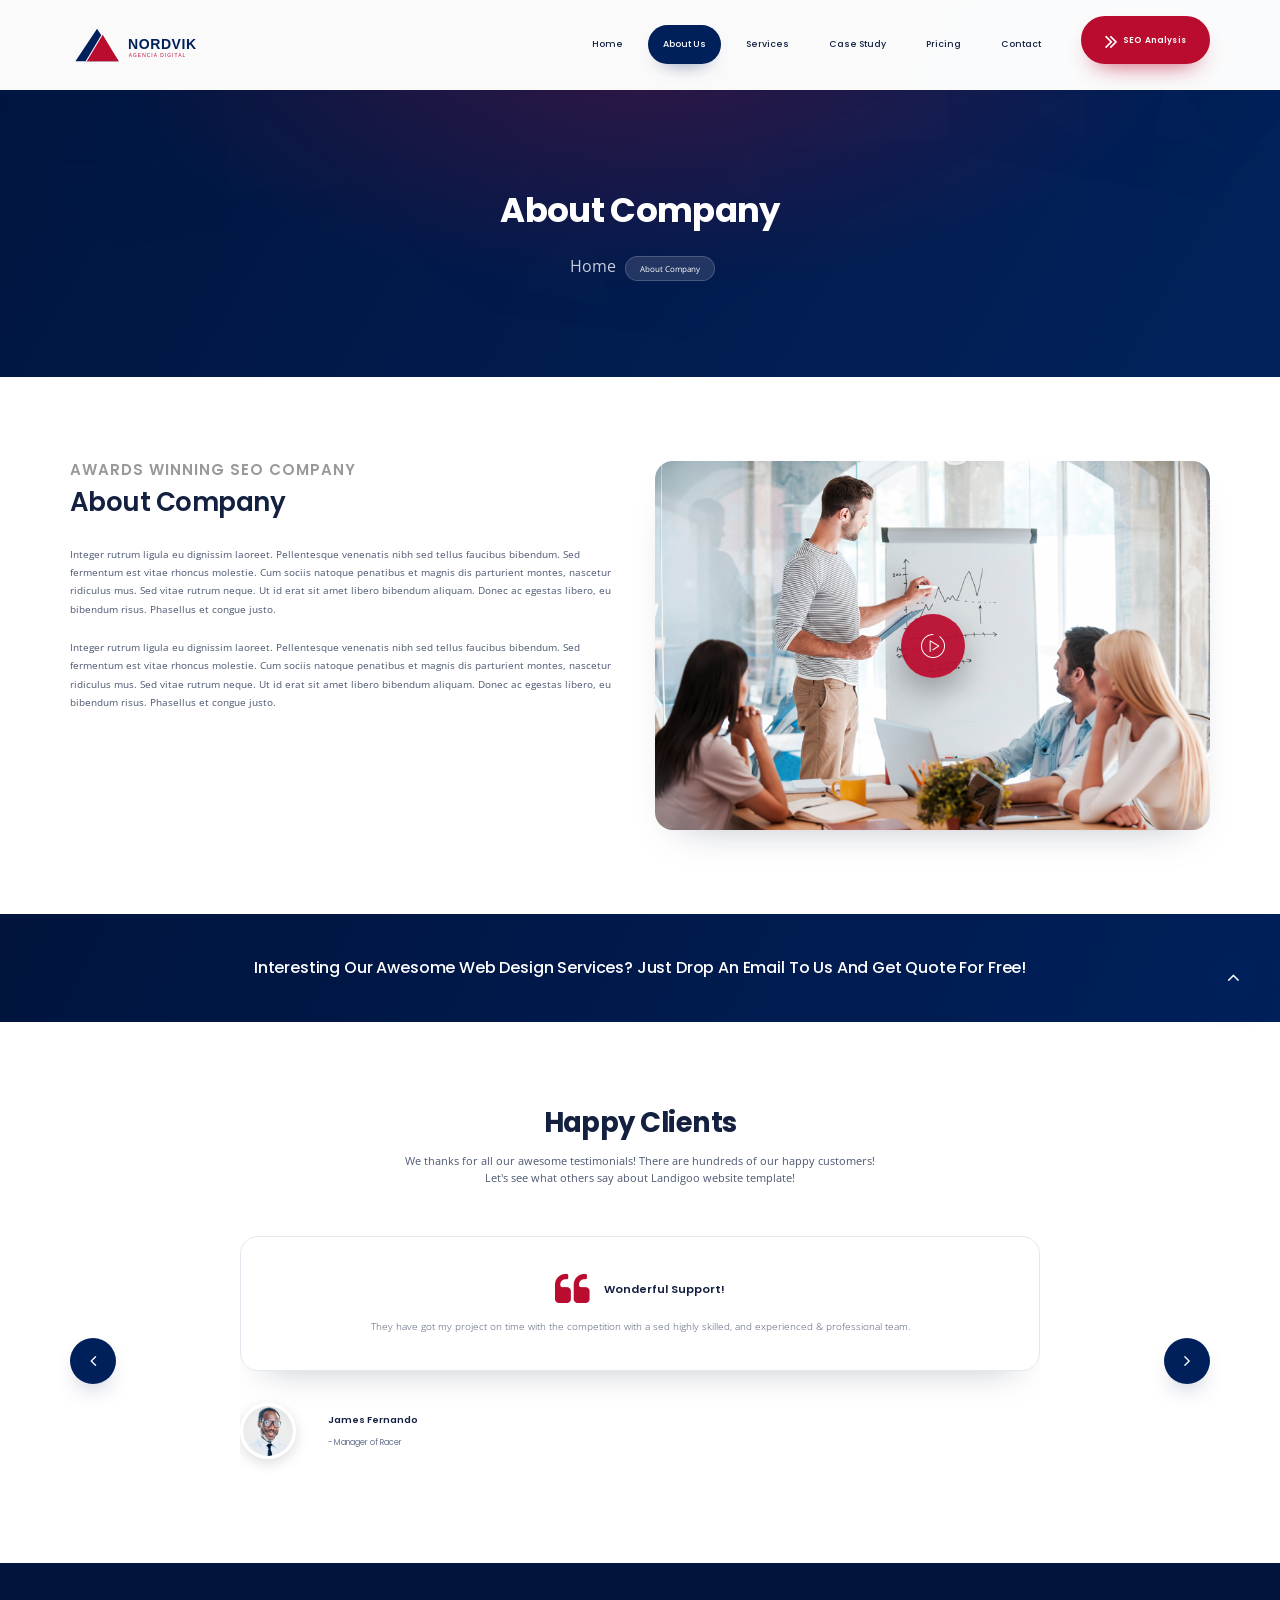
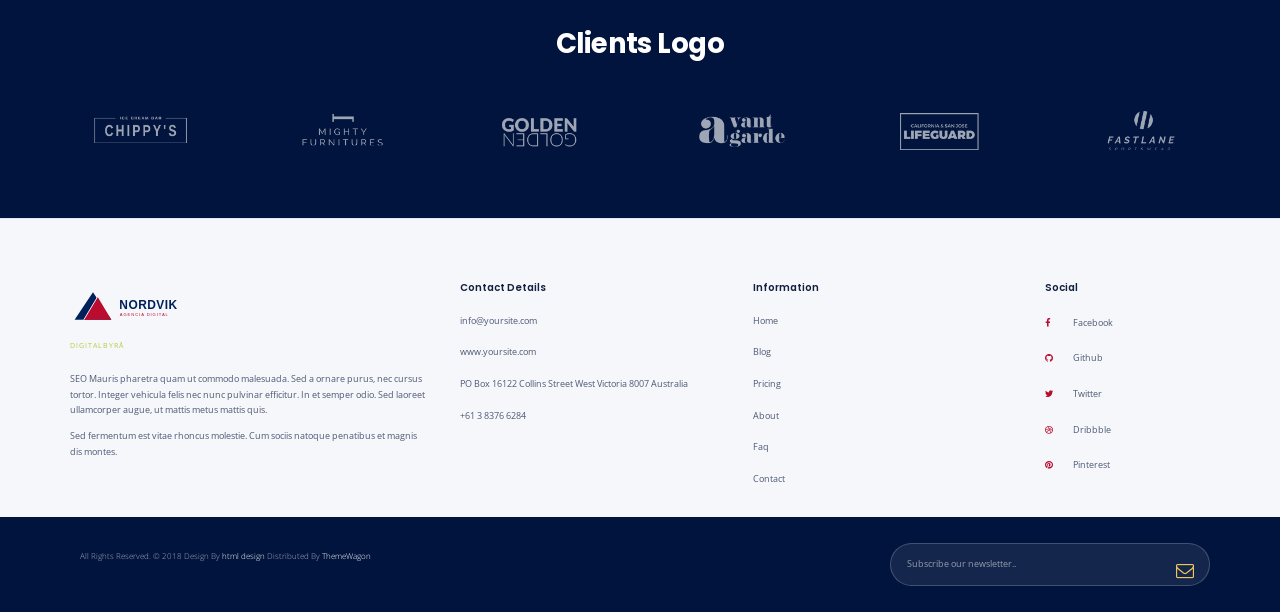
<file: about.html>
<!DOCTYPE html>
<html lang="en">

    <!-- Basic -->
    <meta charset="utf-8">
    <meta http-equiv="X-UA-Compatible" content="IE=edge">   
   
    <!-- Mobile Metas -->
    <meta name="viewport" content="width=device-width, minimum-scale=1.0, maximum-scale=1.0, user-scalable=no">
 
     <!-- Site Metas -->
    <title>FlaxSEO - Responsive HTML5 Template</title>  
    <meta name="keywords" content="">
    <meta name="description" content="">
    <meta name="author" content="">

    <!-- Site Icons -->
    <link rel="shortcut icon" href="images/favicon.ico" type="image/x-icon" />
    <link rel="apple-touch-icon" href="images/apple-touch-icon.png">

    <!-- Bootstrap CSS -->
    <link rel="stylesheet" href="css/bootstrap.min.css">
    <!-- Site CSS -->
    <link rel="stylesheet" href="style.css">
    <!-- Colors CSS -->
    <link rel="stylesheet" href="css/colors.css">
    <!-- ALL VERSION CSS -->
    <link rel="stylesheet" href="css/versions.css">
    <!-- Responsive CSS -->
    <link rel="stylesheet" href="css/responsive.css">
    <!-- Custom CSS -->
    <link rel="stylesheet" href="css/custom.css">

    <!--[if lt IE 9]>
      <script src="https://oss.maxcdn.com/libs/html5shiv/3.7.0/html5shiv.js"></script>
      <script src="https://oss.maxcdn.com/libs/respond.js/1.4.2/respond.min.js"></script>
    <![endif]-->

</head> <!-- Google tag (gtag.js) -->
<script async src="https://www.googletagmanager.com/gtag/js?id=G-KY1QKPK9Y6"></script>
<script>
  window.dataLayer = window.dataLayer || [];
  function gtag(){dataLayer.push(arguments);}
  gtag('js', new Date());

  gtag('config', 'G-KY1QKPK9Y6');
</script>
<body class="seo_version">

	<!-- LOADER -->
	<div id="preloader">
		<div id="cupcake" class="box">
			<span class="letter">L</span>
			<div class="cupcakeCircle box">
				<div class="cupcakeInner box">
					<div class="cupcakeCore box"></div>
				</div>
			</div>
			<span class="letter box">A</span>
			<span class="letter box">D</span>
			<span class="letter box">I</span>
			<span class="letter box">N</span>
			<span class="letter box">G</span>
		</div>
	</div>
	<!-- END LOADER -->

    <header class="header header_style_01">
        <nav class="megamenu navbar navbar-default">
            <div class="container">
                <div class="navbar-header">
                    <button type="button" class="navbar-toggle collapsed" data-toggle="collapse" data-target="#navbar" aria-expanded="false" aria-controls="navbar">
                        <span class="sr-only">Toggle navigation</span>
                        <span class="icon-bar"></span>
                        <span class="icon-bar"></span>
                        <span class="icon-bar"></span>
                    </button>
                    <a class="navbar-brand" href="index.html"><img src="images/logos/nordvik_logo_horizontal.svg" alt="Nordvik"></a>
                </div>
                <div id="navbar" class="navbar-collapse collapse">
					<ul class="nav navbar-nav navbar-right hidden-md hidden-sm hidden-xs">
                        <li><a class="btn-light btn-radius btn-brd top-btn" href="contact.html"><i class="fa fa-angle-double-right"></i>SEO Analysis</a></li>
                    </ul>
                    <ul class="nav navbar-nav navbar-right menu-top">
                        <li><a href="index.html">Home</a></li>
                        <li><a class="active" href="about.html">About Us </a></li>
                        <li><a href="services.html">Services</a></li>
                        <li><a href="case-study.html">Case Study</a></li>
                        <li><a href="pricing.html">Pricing</a></li>
                        <li><a href="contact.html">Contact</a></li>
                    </ul>
                </div>
            </div>
        </nav>
    </header>

    <div class="all-page-title" style="background-image:url(images/pattern-4.png);">
        <div class="container text-center">
            <h1>About Company</h1>
        </div>
		<!--Page -->
        <div class="page-info">
            <div class="container">
            	<div class="inner-container">
                    <ul class="bread-crumb">
                        <li><a href="index.html">Home</a></li>
                        <li><span>About Company</span></li>
                    </ul>
                </div>
            </div>
        </div>
        <!--End Page-->
    </div><!-- end section -->

    <svg id="clouds" class="hidden-xs" xmlns="http://www.w3.org/2000/svg" version="1.1" width="100%" height="100" viewBox="0 0 85 100" preserveAspectRatio="none">
        <path d="M-5 100 Q 0 20 5 100 Z
            M0 100 Q 5 0 10 100
            M5 100 Q 10 30 15 100
            M10 100 Q 15 10 20 100
            M15 100 Q 20 30 25 100
            M20 100 Q 25 -10 30 100
            M25 100 Q 30 10 35 100
            M30 100 Q 35 30 40 100
            M35 100 Q 40 10 45 100
            M40 100 Q 45 50 50 100
            M45 100 Q 50 20 55 100
            M50 100 Q 55 40 60 100
            M55 100 Q 60 60 65 100
            M60 100 Q 65 50 70 100
            M65 100 Q 70 20 75 100
            M70 100 Q 75 45 80 100
            M75 100 Q 80 30 85 100
            M80 100 Q 85 20 90 100
            M85 100 Q 90 50 95 100
            M90 100 Q 95 25 100 100
            M95 100 Q 100 15 105 100 Z">
        </path>
    </svg>

    <div id="about" class="section wb nopadtop">
        <div class="container">
            <div class="row">
				<div class="col-md-6 m40">
                    <div class="message-box">
                        <h4>Awards Winning SEO Company</h4>
                        <h2>About Company</h2>
                        <p> Integer rutrum ligula eu dignissim laoreet. Pellentesque venenatis nibh sed tellus faucibus bibendum. Sed fermentum est vitae rhoncus molestie. Cum sociis natoque penatibus et magnis dis parturient montes, nascetur ridiculus mus. Sed vitae rutrum neque. Ut id erat sit amet libero bibendum aliquam. Donec ac egestas libero, eu bibendum risus. Phasellus et congue justo. </p>
						<p> Integer rutrum ligula eu dignissim laoreet. Pellentesque venenatis nibh sed tellus faucibus bibendum. Sed fermentum est vitae rhoncus molestie. Cum sociis natoque penatibus et magnis dis parturient montes, nascetur ridiculus mus. Sed vitae rutrum neque. Ut id erat sit amet libero bibendum aliquam. Donec ac egestas libero, eu bibendum risus. Phasellus et congue justo. </p>
                    </div><!-- end messagebox -->
                </div><!-- end col -->
				
                <div class="col-md-6">
                    <div class="post-media wow fadeIn">
                        <img src="uploads/about_01.jpg" alt="" class="img-responsive img-rounded">
                        <a href="http://www.youtube.com/watch?v=nrJtHemSPW4" data-rel="prettyPhoto[gal]" class="playbutton"><i class="flaticon-play-button"></i></a>
                    </div><!-- end media -->
                </div><!-- end col -->
            </div><!-- end row -->
        </div><!-- end container -->
    </div><!-- end section -->

    <section class="section nopad cac text-center">
        <a href="#"><h3>Interesting our awesome web design services? Just drop an email to us and get quote for free!</h3></a>
    </section>

    <div id="testimonials" class="section wb">
        <div class="container">
            <div class="section-title text-center">
                <h3>Happy Clients</h3>
                <p class="lead">We thanks for all our awesome testimonials! There are hundreds of our happy customers! <br>Let's see what others say about Landigoo website template!</p>
            </div><!-- end title -->

            <div class="row">
                <div class="col-md-12 col-sm-12">
                    <div class="testi-carousel owl-carousel owl-theme">
                        <div class="testimonial clearfix">
                            <div class="desc">
                                <h3><i class="fa fa-quote-left"></i> Wonderful Support!</h3>
                                <p class="lead">They have got my project on time with the competition with a sed highly skilled, and experienced & professional team.</p>
                            </div>
                            <div class="testi-meta">
                                <img src="uploads/testi_01.png" alt="" class="img-responsive alignleft">
                                <h4>James Fernando <small>- Manager of Racer</small></h4>
                            </div>
                            <!-- end testi-meta -->
                        </div>
                        <!-- end testimonial -->

                        <div class="testimonial clearfix">
                            <div class="desc">
                                <h3><i class="fa fa-quote-left"></i> Awesome Services!</h3>
                                <p class="lead">Explain to you how all this mistaken idea of denouncing pleasure and praising pain was born and I will give you completed.</p>
                            </div>
                            <div class="testi-meta">
                                <img src="uploads/testi_02.png" alt="" class="img-responsive alignleft">
                                <h4>Jacques Philips <small>- Designer</small></h4>
                            </div>
                            <!-- end testi-meta -->
                        </div>
                        <!-- end testimonial -->

                        <div class="testimonial clearfix">
                            <div class="desc">
                                <h3><i class="fa fa-quote-left"></i> Great & Talented Team!</h3>
                                <p class="lead">The master-builder of human happines no one rejects, dislikes avoids pleasure itself, because it is very pursue pleasure. </p>
                            </div>
                            <div class="testi-meta">
                                <img src="uploads/testi_03.png" alt="" class="img-responsive alignleft">
                                <h4>Venanda Mercy <small>- Newyork City</small></h4>
                            </div>
                            <!-- end testi-meta -->
                        </div>
                        <!-- end testimonial -->
                        <div class="testimonial clearfix">
                            <div class="desc">
                                <h3><i class="fa fa-quote-left"></i> Wonderful Support!</h3>
                                <p class="lead">They have got my project on time with the competition with a sed highly skilled, and experienced & professional team.</p>
                            </div>
                            <div class="testi-meta">
                                <img src="uploads/testi_01.png" alt="" class="img-responsive alignleft">
                                <h4>James Fernando <small>- Manager of Racer</small></h4>
                            </div>
                            <!-- end testi-meta -->
                        </div>
                        <!-- end testimonial -->

                        <div class="testimonial clearfix">
                            <div class="desc">
                                <h3><i class="fa fa-quote-left"></i> Awesome Services!</h3>
                                <p class="lead">Explain to you how all this mistaken idea of denouncing pleasure and praising pain was born and I will give you completed.</p>
                            </div>
                            <div class="testi-meta">
                                <img src="uploads/testi_02.png" alt="" class="img-responsive alignleft">
                                <h4>Jacques Philips <small>- Designer</small></h4>
                            </div>
                            <!-- end testi-meta -->
                        </div>
                        <!-- end testimonial -->

                        <div class="testimonial clearfix">
                            <div class="desc">
                                <h3><i class="fa fa-quote-left"></i> Great & Talented Team!</h3>
                                <p class="lead">The master-builder of human happines no one rejects, dislikes avoids pleasure itself, because it is very pursue pleasure. </p>
                            </div>
                            <div class="testi-meta">
                                <img src="uploads/testi_03.png" alt="" class="img-responsive alignleft">
                                <h4>Venanda Mercy <small>- Newyork City</small></h4>
                            </div>
                            <!-- end testi-meta -->
                        </div><!-- end testimonial -->
                    </div><!-- end carousel -->
                </div><!-- end col -->
            </div><!-- end row -->
        </div><!-- end container -->
    </div><!-- end section -->

    <div id="support" class="section db">
        <div class="container">
            <div class="section-title text-center">
                <h3>Clients Logo</h3>
            </div><!-- end title -->

            <div class="row">
                <div id="logo-carousel" class="owl-carousel">
					<div> <img src="uploads/logo_01.png" alt=""> </div>
					<div> <img src="uploads/logo_02.png" alt=""> </div>
					<div> <img src="uploads/logo_03.png" alt=""> </div>
					<div> <img src="uploads/logo_04.png" alt=""> </div>
					<div> <img src="uploads/logo_05.png" alt=""> </div>
					<div> <img src="uploads/logo_06.png" alt=""> </div>
					<div> <img src="uploads/logo_01.png" alt=""> </div>
					<div> <img src="uploads/logo_02.png" alt=""> </div>
				</div>
            </div><!-- end row -->
        </div><!-- end container -->
    </div><!-- end section -->

    <svg id="clouds1" class="hidden-xs" xmlns="http://www.w3.org/2000/svg" version="1.1" width="100%" height="100" viewBox="0 0 85 100" preserveAspectRatio="none">
        <path d="M-5 100 Q 0 20 5 100 Z
            M0 100 Q 5 0 10 100
            M5 100 Q 10 30 15 100
            M10 100 Q 15 10 20 100
            M15 100 Q 20 30 25 100
            M20 100 Q 25 -10 30 100
            M25 100 Q 30 10 35 100
            M30 100 Q 35 30 40 100
            M35 100 Q 40 10 45 100
            M40 100 Q 45 50 50 100
            M45 100 Q 50 20 55 100
            M50 100 Q 55 40 60 100
            M55 100 Q 60 60 65 100
            M60 100 Q 65 50 70 100
            M65 100 Q 70 20 75 100
            M70 100 Q 75 45 80 100
            M75 100 Q 80 30 85 100
            M80 100 Q 85 20 90 100
            M85 100 Q 90 50 95 100
            M90 100 Q 95 25 100 100
            M95 100 Q 100 15 105 100 Z">
        </path>
    </svg>

	<footer class="footer">
        <div class="container">
            <div class="row">
                <div class="col-md-4 col-sm-4 col-xs-12">
                    <div class="widget clearfix">
                        <div class="widget-title">
                            <img src="images/logos/nordvik_logo_horizontal.svg" alt="">
                            <small>Digitalbyrå</small>
                        </div>
                        <p> SEO Mauris pharetra quam ut commodo malesuada. Sed a ornare purus, nec cursus tortor. Integer vehicula felis nec nunc pulvinar efficitur. In et semper odio. Sed laoreet ullamcorper augue, ut mattis metus mattis quis.</p>
                        <p>Sed fermentum est vitae rhoncus molestie. Cum sociis natoque penatibus et magnis dis montes.</p>
                    </div><!-- end clearfix -->
                </div><!-- end col -->

                <div class="col-md-3 col-sm-3 col-xs-12">
                    <div class="widget clearfix">
                        <div class="widget-title">
                            <h3>Contact Details</h3>
                        </div>

                        <ul class="footer-links">
                            <li><a href="mailto:#">info@yoursite.com</a></li>
                            <li><a href="#">www.yoursite.com</a></li>
                            <li>PO Box 16122 Collins Street West Victoria 8007 Australia</li>
                            <li>+61 3 8376 6284</li>
                        </ul><!-- end links -->
                    </div><!-- end clearfix -->
                </div><!-- end col -->

                <div class="col-md-3 col-sm-3 col-xs-12">
                    <div class="widget clearfix">
                        <div class="widget-title">
                            <h3>Information</h3>
                        </div>

                        <ul class="footer-links">
                            <li><a href="#">Home</a></li>
                            <li><a href="#">Blog</a></li>
                            <li><a href="#">Pricing</a></li>
							<li><a href="#">About</a></li>
							<li><a href="#">Faq</a></li>
							<li><a href="#">Contact</a></li>
                        </ul><!-- end links -->
                    </div><!-- end clearfix -->
                </div><!-- end col -->

                <div class="col-md-2 col-sm-2 col-xs-12">
                    <div class="widget clearfix">
                        <div class="widget-title">
                            <h3>Social</h3>
                        </div>
                        <ul class="footer-links social-md">
                            <li><a class="fb" href="#"><i class="fa fa-facebook"></i> Facebook</a></li>
                            <li><a class="gi" href="#"><i class="fa fa-github"></i> Github</a></li>
                            <li><a class="tw" href="#"><i class="fa fa-twitter"></i> Twitter</a></li>
                            <li><a class="dr" href="#"><i class="fa fa-dribbble"></i> Dribbble</a></li>
                            <li><a class="pi" href="#"><i class="fa fa-pinterest"></i> Pinterest</a></li>
                        </ul><!-- end links -->
                    </div><!-- end clearfix -->
                </div><!-- end col -->
            </div><!-- end row -->
        </div><!-- end container -->
    </footer><!-- end footer -->
	
    <div class="copyrights">
        <div class="container">
            <div class="footer-distributed">
                <div class="footer-left">
                    <p class="footer-company-name">All Rights Reserved. &copy; 2018 Design By <a href="https://html.design/">html design</a> Distributed By <a href="https://themewagon.com/">ThemeWagon</a></p>
                </div>

                <div class="footer-right">
                    <form method="get" action="#">
                        <input placeholder="Subscribe our newsletter.." name="search">
                        <i class="fa fa-envelope-o"></i>
                    </form>
                </div>
            </div>
        </div><!-- end container -->
    </div><!-- end copyrights -->

    <a href="#" id="scroll-to-top" class="dmtop global-radius"><i class="fa fa-angle-up"></i></a>

    <!-- ALL JS FILES -->
    <script src="js/all.js"></script>
    <!-- ALL PLUGINS -->
    <script src="js/custom.js"></script>

</body>
</html>
</file>
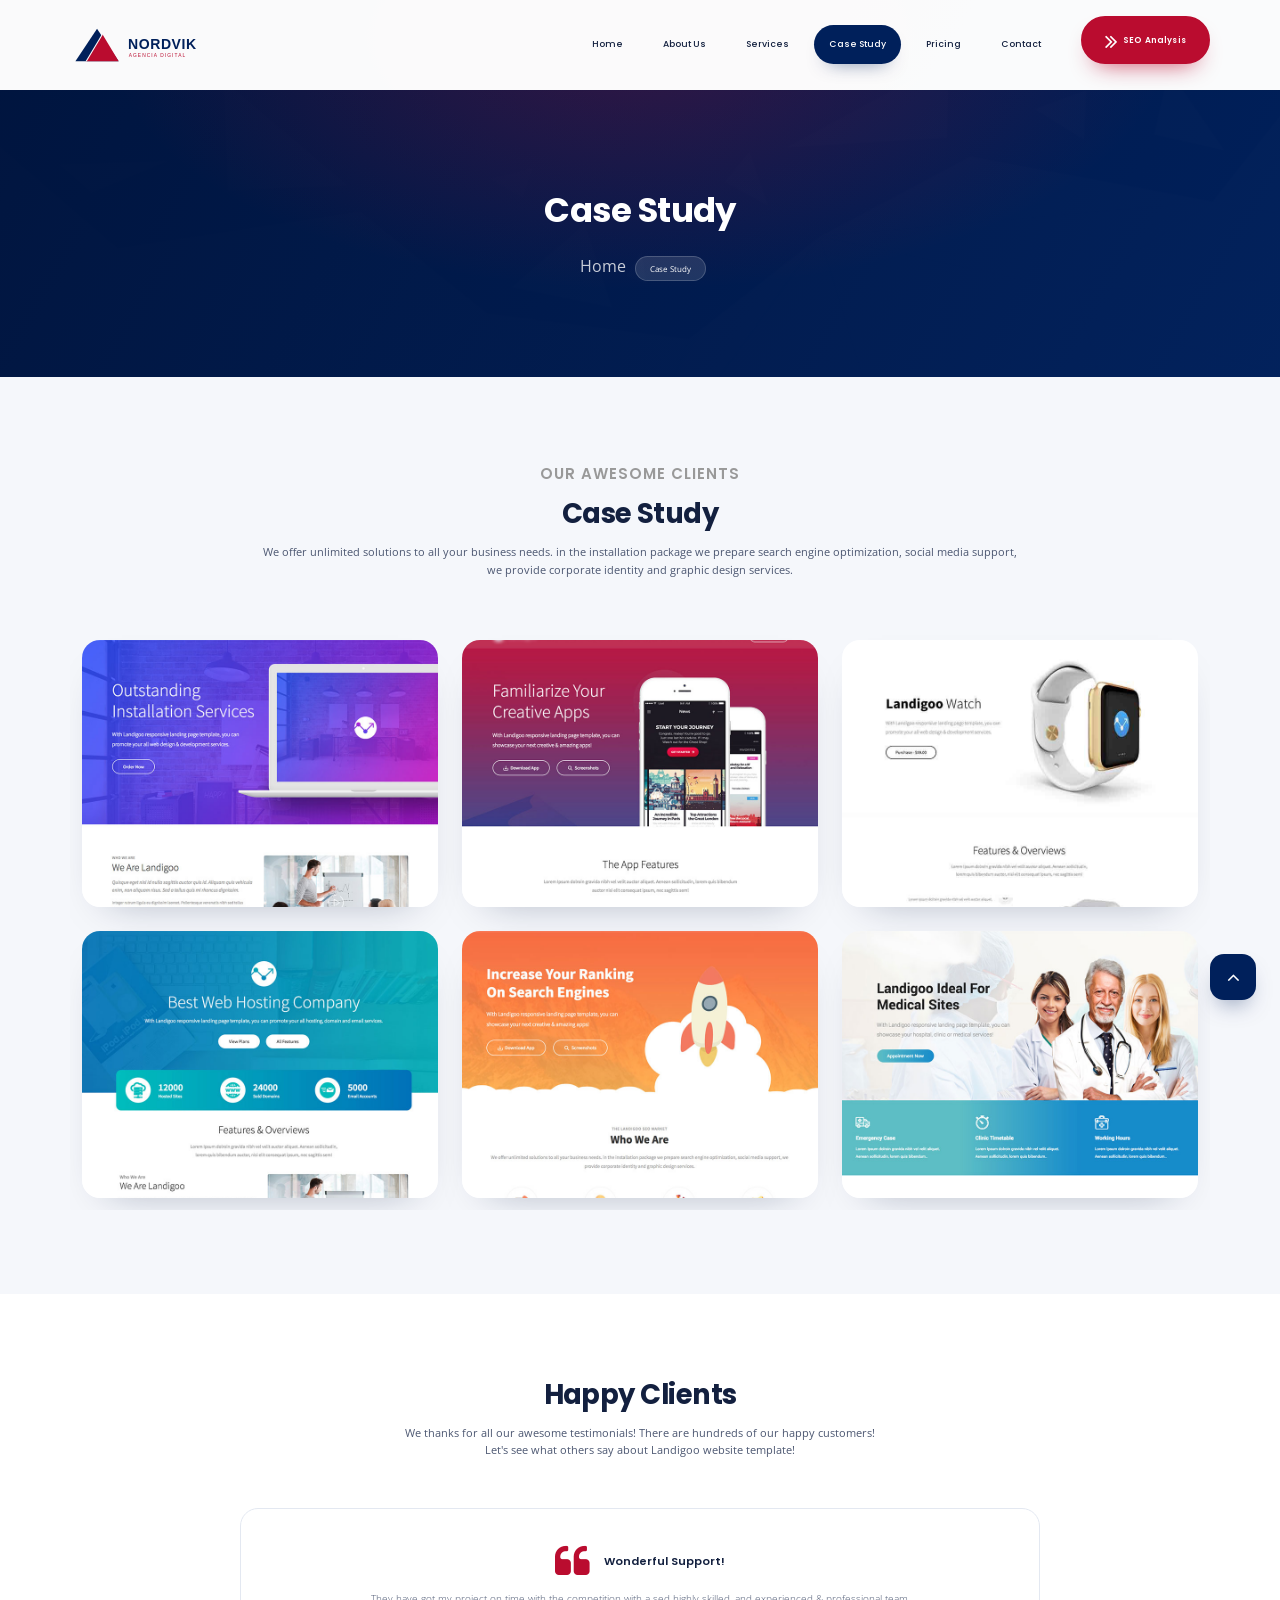
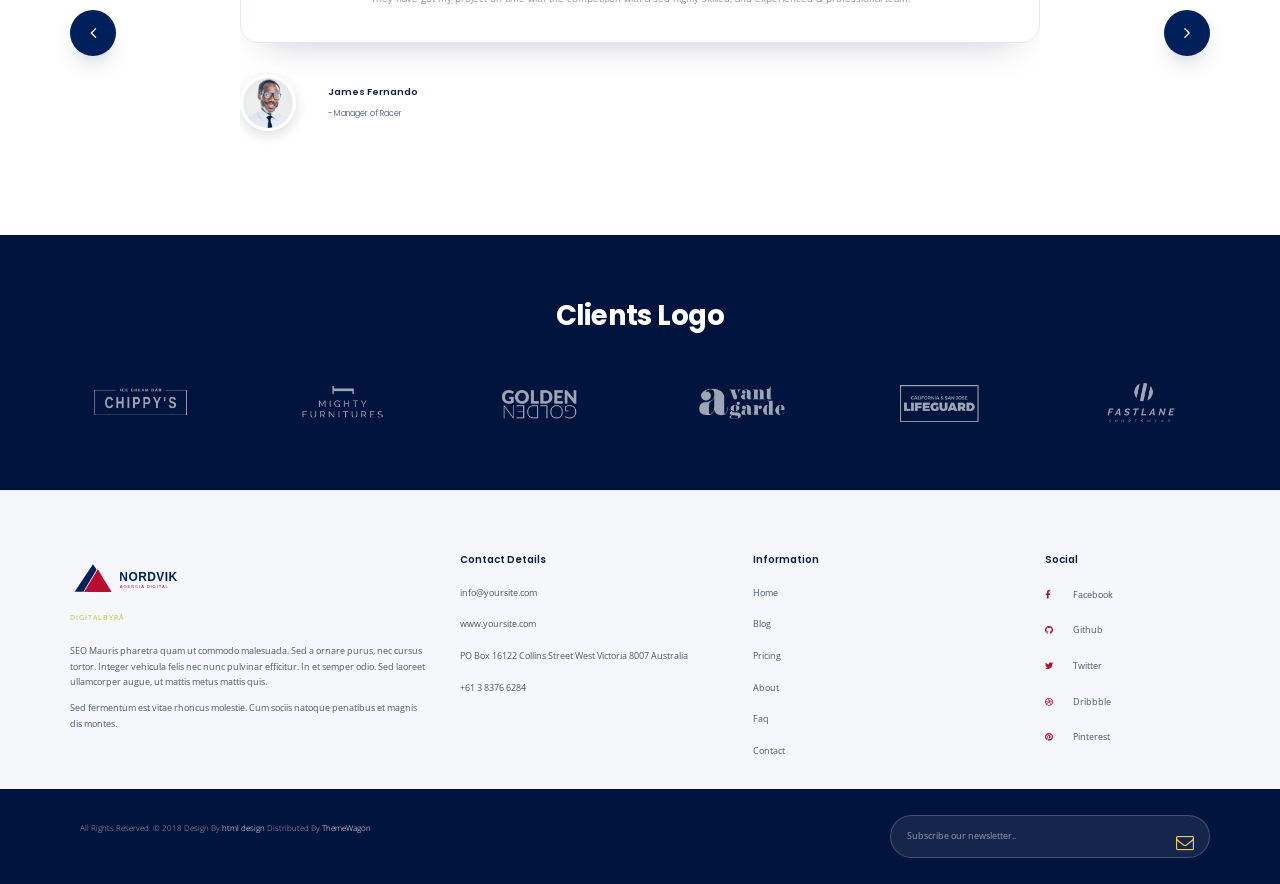
<file: case-study.html>
<!DOCTYPE html>
<html lang="en">

    <!-- Basic -->
    <meta charset="utf-8">
    <meta http-equiv="X-UA-Compatible" content="IE=edge">   
   
    <!-- Mobile Metas -->
    <meta name="viewport" content="width=device-width, minimum-scale=1.0, maximum-scale=1.0, user-scalable=no">
 
     <!-- Site Metas -->
    <title>FlaxSEO - Responsive HTML5 Template</title>  
    <meta name="keywords" content="">
    <meta name="description" content="">
    <meta name="author" content="">

    <!-- Site Icons -->
    <link rel="shortcut icon" href="images/favicon.ico" type="image/x-icon" />
    <link rel="apple-touch-icon" href="images/apple-touch-icon.png">

    <!-- Bootstrap CSS -->
    <link rel="stylesheet" href="css/bootstrap.min.css">
    <!-- Site CSS -->
    <link rel="stylesheet" href="style.css">
    <!-- Colors CSS -->
    <link rel="stylesheet" href="css/colors.css">
    <!-- ALL VERSION CSS -->
    <link rel="stylesheet" href="css/versions.css">
    <!-- Responsive CSS -->
    <link rel="stylesheet" href="css/responsive.css">
    <!-- Custom CSS -->
    <link rel="stylesheet" href="css/custom.css">

    <!--[if lt IE 9]>
      <script src="https://oss.maxcdn.com/libs/html5shiv/3.7.0/html5shiv.js"></script>
      <script src="https://oss.maxcdn.com/libs/respond.js/1.4.2/respond.min.js"></script>
    <![endif]-->

</head>
<body class="seo_version">

    <!-- LOADER -->
	<div id="preloader">
		<div id="cupcake" class="box">
			<span class="letter">L</span>
			<div class="cupcakeCircle box">
				<div class="cupcakeInner box">
					<div class="cupcakeCore box"></div>
				</div>
			</div>
			<span class="letter box">A</span>
			<span class="letter box">D</span>
			<span class="letter box">I</span>
			<span class="letter box">N</span>
			<span class="letter box">G</span>
		</div>
	</div>
	<!-- END LOADER -->

    <header class="header header_style_01">
        <nav class="megamenu navbar navbar-default">
            <div class="container">
                <div class="navbar-header">
                    <button type="button" class="navbar-toggle collapsed" data-toggle="collapse" data-target="#navbar" aria-expanded="false" aria-controls="navbar">
                        <span class="sr-only">Toggle navigation</span>
                        <span class="icon-bar"></span>
                        <span class="icon-bar"></span>
                        <span class="icon-bar"></span>
                    </button>
                    <a class="navbar-brand" href="index.html"><img src="images/logos/nordvik_logo_horizontal.svg" alt="Nordvik"></a>
                </div>
                <div id="navbar" class="navbar-collapse collapse">
					<ul class="nav navbar-nav navbar-right hidden-md hidden-sm hidden-xs">
                        <li><a class="btn-light btn-radius btn-brd top-btn" href="contact.html"><i class="fa fa-angle-double-right"></i>SEO Analysis</a></li>
                    </ul>
                    <ul class="nav navbar-nav navbar-right menu-top">
                        <li><a href="index.html">Home</a></li>
                        <li><a href="about.html">About Us </a></li>
                        <li><a href="services.html">Services</a></li>
                        <li><a class="active" href="case-study.html">Case Study</a></li>
                        <li><a href="pricing.html">Pricing</a></li>
                        <li><a href="contact.html">Contact</a></li>
                    </ul>
                </div>
            </div>
        </nav>
    </header>

    <div class="all-page-title" style="background-image:url(images/pattern-4.png);">
        <div class="container text-center">
            <h1>Case Study</h1>
        </div>
		<!--Page -->
        <div class="page-info">
            <div class="container">
            	<div class="inner-container">
                    <ul class="bread-crumb">
                        <li><a href="index.html">Home</a></li>
                        <li><span>Case Study</span></li>
                    </ul>
                </div>
            </div>
        </div>
        <!--End Page-->
    </div><!-- end section -->

    <svg id="clouds" class="hidden-xs" xmlns="http://www.w3.org/2000/svg" version="1.1" width="100%" height="100" viewBox="0 0 85 100" preserveAspectRatio="none">
        <path d="M-5 100 Q 0 20 5 100 Z
            M0 100 Q 5 0 10 100
            M5 100 Q 10 30 15 100
            M10 100 Q 15 10 20 100
            M15 100 Q 20 30 25 100
            M20 100 Q 25 -10 30 100
            M25 100 Q 30 10 35 100
            M30 100 Q 35 30 40 100
            M35 100 Q 40 10 45 100
            M40 100 Q 45 50 50 100
            M45 100 Q 50 20 55 100
            M50 100 Q 55 40 60 100
            M55 100 Q 60 60 65 100
            M60 100 Q 65 50 70 100
            M65 100 Q 70 20 75 100
            M70 100 Q 75 45 80 100
            M75 100 Q 80 30 85 100
            M80 100 Q 85 20 90 100
            M85 100 Q 90 50 95 100
            M90 100 Q 95 25 100 100
            M95 100 Q 100 15 105 100 Z">
        </path>
    </svg>
	
	<div id="case-study-box" class="section wb">
        <div class="container">
            <div class="section-title text-center">
                <small>Our Awesome Clients</small>
                <h3>Case Study</h3>
                <p class="lead">We offer unlimited solutions to all your business needs. in the installation package we prepare search engine optimization, social media support, we provide corporate identity and graphic design services.</p>
            </div><!-- end title -->

            <div id="da-thumbs" class="da-thumbs portfolio">
                <div class="post-media pitem item-w1 item-h1 cat1">
                    <a href="uploads/version_01.jpg" data-rel="prettyPhoto[gal]">
                        <img src="uploads/version_01.jpg" alt="" class="img-responsive">
                        <div>
							<h3>Web Design Project</h3>
							<p>Landing Page</p>
                            <i class="flaticon-unlink"></i>
                        </div>
                    </a>
                </div>
                <div class="post-media pitem item-w1 item-h1 cat2">
                    <a href="uploads/version_02.jpg" data-rel="prettyPhoto[gal]">
                        <img src="uploads/version_02.jpg" alt="" class="img-responsive">
                        <div>
							<h3>Web Design Project</h3>
							<p>Landing Page</p>
                            <i class="flaticon-unlink"></i>
                        </div>
                    </a>
                </div>
                <div class="post-media pitem item-w1 item-h1 cat1">
                    <a href="uploads/version_03.jpg" data-rel="prettyPhoto[gal]">
                        <img src="uploads/version_03.jpg" alt="" class="img-responsive">
                        <div>
							<h3>Web Design Project</h3>
							<p>Landing Page</p>
                            <i class="flaticon-unlink"></i>
                        </div>
                    </a>
                </div>

                <div class="post-media pitem item-w1 item-h1 cat3">
                    <a href="uploads/version_04.jpg" data-rel="prettyPhoto[gal]">
                        <img src="uploads/version_04.jpg" alt="" class="img-responsive">
                        <div>
							<h3>Web Design Project</h3>
							<p>Landing Page</p>
                            <i class="flaticon-unlink"></i>
                        </div>
                    </a>
                </div>
                <div class="post-media pitem item-w1 item-h1 cat2">
                    <a href="uploads/version_05.jpg" data-rel="prettyPhoto[gal]">
                        <img src="uploads/version_05.jpg" alt="" class="img-responsive">
                        <div>
							<h3>Web Design Project</h3>
							<p>Landing Page</p>
                            <i class="flaticon-unlink"></i>
                        </div>
                    </a>
                </div>
                <div class="post-media pitem item-w1 item-h1 cat1">
                    <a href="uploads/version_06.jpg" data-rel="prettyPhoto[gal]">
                        <img src="uploads/version_06.jpg" alt="" class="img-responsive">
                        <div>
							<h3>Web Design Project</h3>
							<p>Landing Page</p>
                            <i class="flaticon-unlink"></i>
                        </div>
                    </a>
                </div>
            </div><!-- end portfolio -->
        </div><!-- end container -->
    </div><!-- end section -->
	
    <div id="testimonials" class="section wb">
        <div class="container">
            <div class="section-title text-center">
                <h3>Happy Clients</h3>
                <p class="lead">We thanks for all our awesome testimonials! There are hundreds of our happy customers! <br>Let's see what others say about Landigoo website template!</p>
            </div><!-- end title -->

            <div class="row">
                <div class="col-md-12 col-sm-12">
                    <div class="testi-carousel owl-carousel owl-theme">
                        <div class="testimonial clearfix">
                            <div class="desc">
                                <h3><i class="fa fa-quote-left"></i> Wonderful Support!</h3>
                                <p class="lead">They have got my project on time with the competition with a sed highly skilled, and experienced & professional team.</p>
                            </div>
                            <div class="testi-meta">
                                <img src="uploads/testi_01.png" alt="" class="img-responsive alignleft">
                                <h4>James Fernando <small>- Manager of Racer</small></h4>
                            </div>
                            <!-- end testi-meta -->
                        </div>
                        <!-- end testimonial -->

                        <div class="testimonial clearfix">
                            <div class="desc">
                                <h3><i class="fa fa-quote-left"></i> Awesome Services!</h3>
                                <p class="lead">Explain to you how all this mistaken idea of denouncing pleasure and praising pain was born and I will give you completed.</p>
                            </div>
                            <div class="testi-meta">
                                <img src="uploads/testi_02.png" alt="" class="img-responsive alignleft">
                                <h4>Jacques Philips <small>- Designer</small></h4>
                            </div>
                            <!-- end testi-meta -->
                        </div>
                        <!-- end testimonial -->

                        <div class="testimonial clearfix">
                            <div class="desc">
                                <h3><i class="fa fa-quote-left"></i> Great & Talented Team!</h3>
                                <p class="lead">The master-builder of human happines no one rejects, dislikes avoids pleasure itself, because it is very pursue pleasure. </p>
                            </div>
                            <div class="testi-meta">
                                <img src="uploads/testi_03.png" alt="" class="img-responsive alignleft">
                                <h4>Venanda Mercy <small>- Newyork City</small></h4>
                            </div>
                            <!-- end testi-meta -->
                        </div>
                        <!-- end testimonial -->
                        <div class="testimonial clearfix">
                            <div class="desc">
                                <h3><i class="fa fa-quote-left"></i> Wonderful Support!</h3>
                                <p class="lead">They have got my project on time with the competition with a sed highly skilled, and experienced & professional team.</p>
                            </div>
                            <div class="testi-meta">
                                <img src="uploads/testi_01.png" alt="" class="img-responsive alignleft">
                                <h4>James Fernando <small>- Manager of Racer</small></h4>
                            </div>
                            <!-- end testi-meta -->
                        </div>
                        <!-- end testimonial -->

                        <div class="testimonial clearfix">
                            <div class="desc">
                                <h3><i class="fa fa-quote-left"></i> Awesome Services!</h3>
                                <p class="lead">Explain to you how all this mistaken idea of denouncing pleasure and praising pain was born and I will give you completed.</p>
                            </div>
                            <div class="testi-meta">
                                <img src="uploads/testi_02.png" alt="" class="img-responsive alignleft">
                                <h4>Jacques Philips <small>- Designer</small></h4>
                            </div>
                            <!-- end testi-meta -->
                        </div>
                        <!-- end testimonial -->

                        <div class="testimonial clearfix">
                            <div class="desc">
                                <h3><i class="fa fa-quote-left"></i> Great & Talented Team!</h3>
                                <p class="lead">The master-builder of human happines no one rejects, dislikes avoids pleasure itself, because it is very pursue pleasure. </p>
                            </div>
                            <div class="testi-meta">
                                <img src="uploads/testi_03.png" alt="" class="img-responsive alignleft">
                                <h4>Venanda Mercy <small>- Newyork City</small></h4>
                            </div>
                            <!-- end testi-meta -->
                        </div><!-- end testimonial -->
                    </div><!-- end carousel -->
                </div><!-- end col -->
            </div><!-- end row -->
        </div><!-- end container -->
    </div><!-- end section -->

    <div id="support" class="section db">
        <div class="container">
            <div class="section-title text-center">
                <h3>Clients Logo</h3>
            </div><!-- end title -->

            <div class="row">
                <div id="logo-carousel" class="owl-carousel">
					<div> <img src="uploads/logo_01.png" alt=""> </div>
					<div> <img src="uploads/logo_02.png" alt=""> </div>
					<div> <img src="uploads/logo_03.png" alt=""> </div>
					<div> <img src="uploads/logo_04.png" alt=""> </div>
					<div> <img src="uploads/logo_05.png" alt=""> </div>
					<div> <img src="uploads/logo_06.png" alt=""> </div>
					<div> <img src="uploads/logo_01.png" alt=""> </div>
					<div> <img src="uploads/logo_02.png" alt=""> </div>
				</div>
            </div><!-- end row -->
        </div><!-- end container -->
    </div><!-- end section -->

    <svg id="clouds1" class="hidden-xs" xmlns="http://www.w3.org/2000/svg" version="1.1" width="100%" height="100" viewBox="0 0 85 100" preserveAspectRatio="none">
        <path d="M-5 100 Q 0 20 5 100 Z
            M0 100 Q 5 0 10 100
            M5 100 Q 10 30 15 100
            M10 100 Q 15 10 20 100
            M15 100 Q 20 30 25 100
            M20 100 Q 25 -10 30 100
            M25 100 Q 30 10 35 100
            M30 100 Q 35 30 40 100
            M35 100 Q 40 10 45 100
            M40 100 Q 45 50 50 100
            M45 100 Q 50 20 55 100
            M50 100 Q 55 40 60 100
            M55 100 Q 60 60 65 100
            M60 100 Q 65 50 70 100
            M65 100 Q 70 20 75 100
            M70 100 Q 75 45 80 100
            M75 100 Q 80 30 85 100
            M80 100 Q 85 20 90 100
            M85 100 Q 90 50 95 100
            M90 100 Q 95 25 100 100
            M95 100 Q 100 15 105 100 Z">
        </path>
    </svg>

	<footer class="footer">
        <div class="container">
            <div class="row">
                <div class="col-md-4 col-sm-4 col-xs-12">
                    <div class="widget clearfix">
                        <div class="widget-title">
                            <img src="images/logos/nordvik_logo_horizontal.svg" alt="">
                            <small>Digitalbyrå</small>
                        </div>
                        <p> SEO Mauris pharetra quam ut commodo malesuada. Sed a ornare purus, nec cursus tortor. Integer vehicula felis nec nunc pulvinar efficitur. In et semper odio. Sed laoreet ullamcorper augue, ut mattis metus mattis quis.</p>
                        <p>Sed fermentum est vitae rhoncus molestie. Cum sociis natoque penatibus et magnis dis montes.</p>
                    </div><!-- end clearfix -->
                </div><!-- end col -->

                <div class="col-md-3 col-sm-3 col-xs-12">
                    <div class="widget clearfix">
                        <div class="widget-title">
                            <h3>Contact Details</h3>
                        </div>

                        <ul class="footer-links">
                            <li><a href="mailto:#">info@yoursite.com</a></li>
                            <li><a href="#">www.yoursite.com</a></li>
                            <li>PO Box 16122 Collins Street West Victoria 8007 Australia</li>
                            <li>+61 3 8376 6284</li>
                        </ul><!-- end links -->
                    </div><!-- end clearfix -->
                </div><!-- end col -->

                <div class="col-md-3 col-sm-3 col-xs-12">
                    <div class="widget clearfix">
                        <div class="widget-title">
                            <h3>Information</h3>
                        </div>

                        <ul class="footer-links">
                            <li><a href="#">Home</a></li>
                            <li><a href="#">Blog</a></li>
                            <li><a href="#">Pricing</a></li>
							<li><a href="#">About</a></li>
							<li><a href="#">Faq</a></li>
							<li><a href="#">Contact</a></li>
                        </ul><!-- end links -->
                    </div><!-- end clearfix -->
                </div><!-- end col -->

                <div class="col-md-2 col-sm-2 col-xs-12">
                    <div class="widget clearfix">
                        <div class="widget-title">
                            <h3>Social</h3>
                        </div>
                        <ul class="footer-links social-md">
                            <li><a class="fb" href="#"><i class="fa fa-facebook"></i> Facebook</a></li>
                            <li><a class="gi" href="#"><i class="fa fa-github"></i> Github</a></li>
                            <li><a class="tw" href="#"><i class="fa fa-twitter"></i> Twitter</a></li>
                            <li><a class="dr" href="#"><i class="fa fa-dribbble"></i> Dribbble</a></li>
                            <li><a class="pi" href="#"><i class="fa fa-pinterest"></i> Pinterest</a></li>
                        </ul><!-- end links -->
                    </div><!-- end clearfix -->
                </div><!-- end col -->
            </div><!-- end row -->
        </div><!-- end container -->
    </footer><!-- end footer -->
	
    <div class="copyrights">
        <div class="container">
            <div class="footer-distributed">
                <div class="footer-left">
                    <p class="footer-company-name">All Rights Reserved. &copy; 2018 Design By <a href="https://html.design/">html design</a> Distributed By <a href="https://themewagon.com/">ThemeWagon</a></p>
                </div>

                <div class="footer-right">
                    <form method="get" action="#">
                        <input placeholder="Subscribe our newsletter.." name="search">
                        <i class="fa fa-envelope-o"></i>
                    </form>
                </div>
            </div>
        </div><!-- end container -->
    </div><!-- end copyrights -->

    <a href="#" id="scroll-to-top" class="dmtop global-radius"><i class="fa fa-angle-up"></i></a>

    <!-- ALL JS FILES -->
    <script src="js/all.js"></script>
    <!-- ALL PLUGINS -->
    <script src="js/custom.js"></script>
	<script src="js/portfolio.js"></script>
	<script src="js/hoverdir.js"></script>   

</body>
</html>
</file>
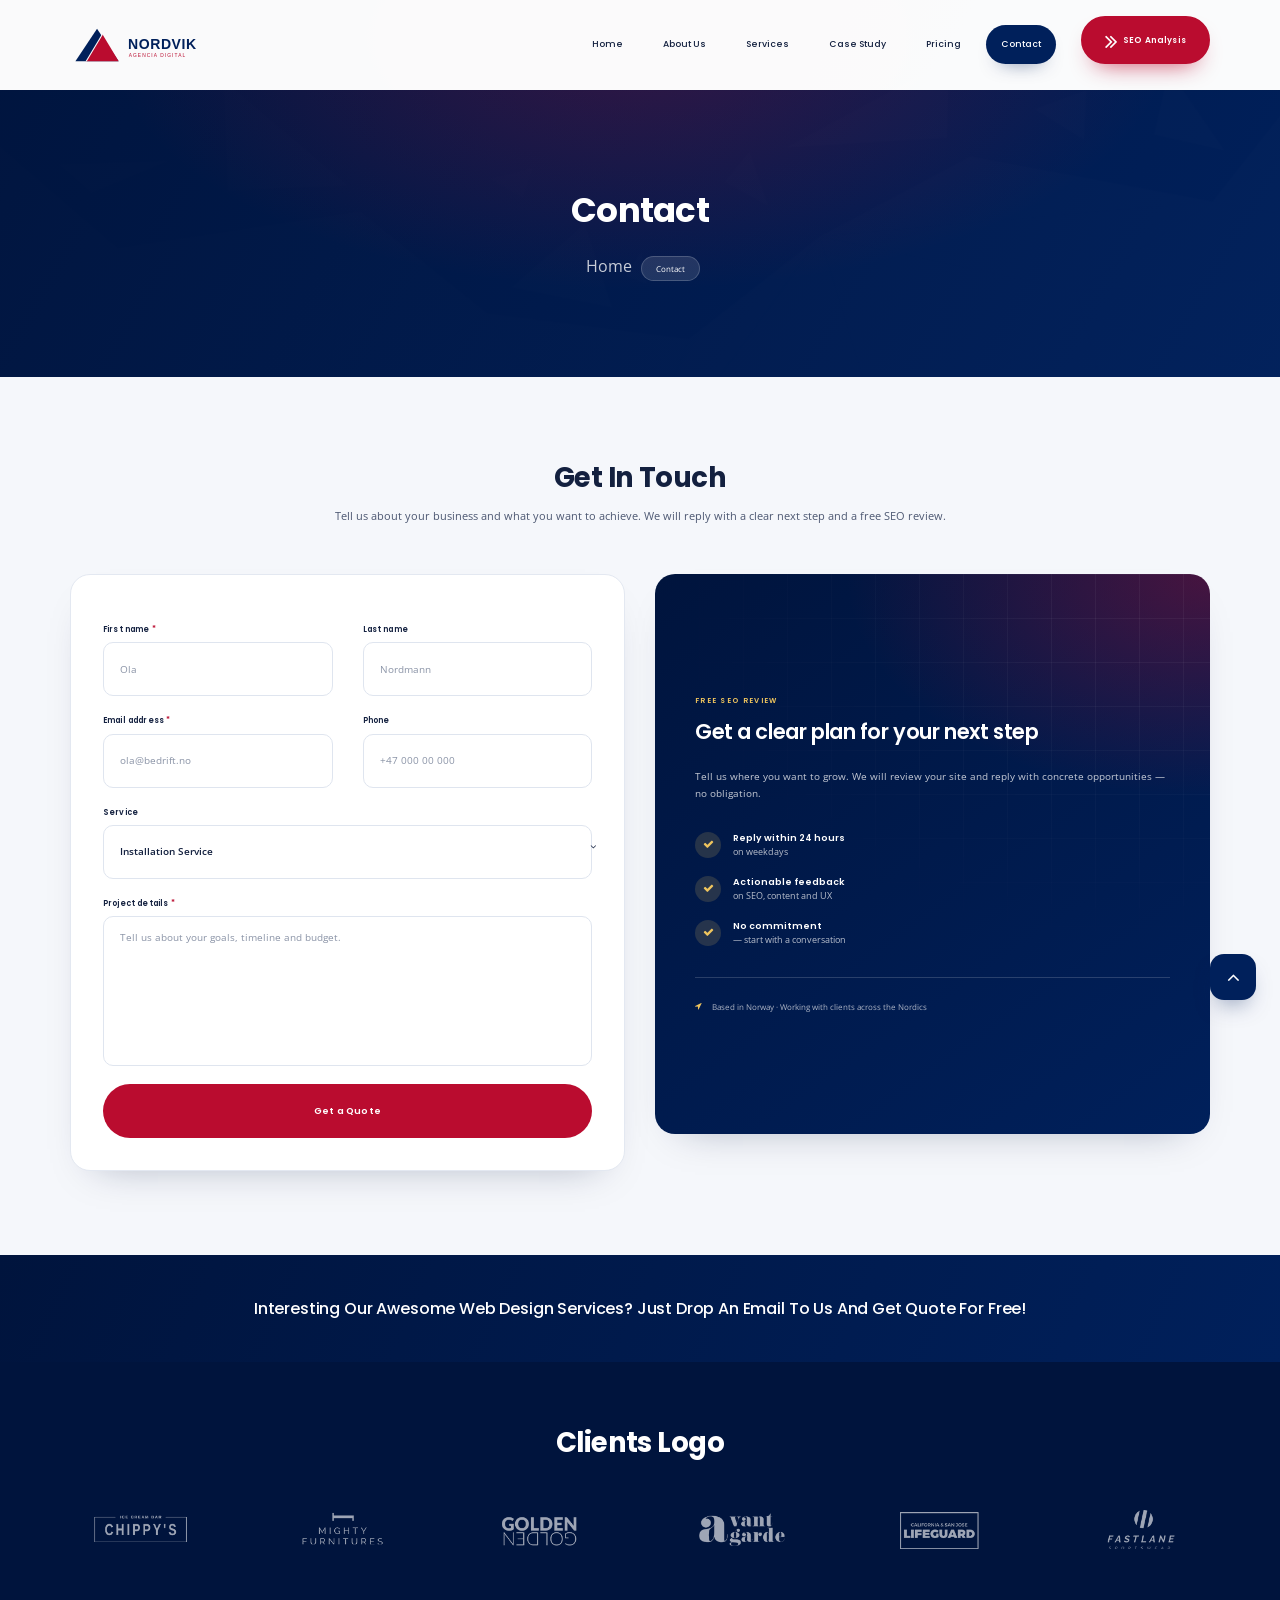
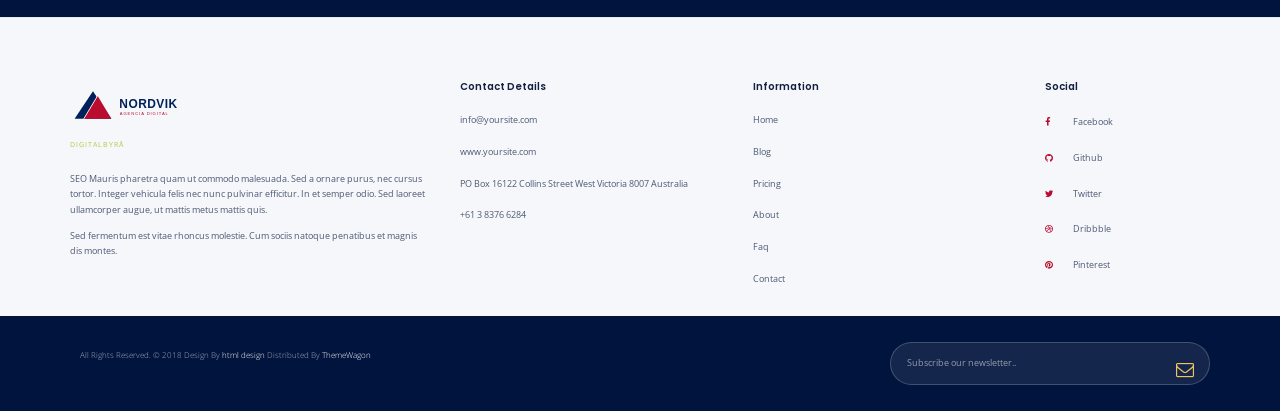
<file: contact.html>
<!DOCTYPE html>
<html lang="en">

    <!-- Basic -->
    <meta charset="utf-8">
    <meta http-equiv="X-UA-Compatible" content="IE=edge">   
   
    <!-- Mobile Metas -->
    <meta name="viewport" content="width=device-width, minimum-scale=1.0, maximum-scale=1.0, user-scalable=no">
 
     <!-- Site Metas -->
    <title>FlaxSEO - Responsive HTML5 Template</title>  
    <meta name="keywords" content="">
    <meta name="description" content="">
    <meta name="author" content="">

    <!-- Site Icons -->
    <link rel="shortcut icon" href="images/favicon.ico" type="image/x-icon" />
    <link rel="apple-touch-icon" href="images/apple-touch-icon.png">

    <!-- Bootstrap CSS -->
    <link rel="stylesheet" href="css/bootstrap.min.css">
    <!-- Site CSS -->
    <link rel="stylesheet" href="style.css">
    <!-- Colors CSS -->
    <link rel="stylesheet" href="css/colors.css">
    <!-- ALL VERSION CSS -->
    <link rel="stylesheet" href="css/versions.css">
    <!-- Responsive CSS -->
    <link rel="stylesheet" href="css/responsive.css">
    <!-- Custom CSS -->
    <link rel="stylesheet" href="css/custom.css">

    <!--[if lt IE 9]>
      <script src="https://oss.maxcdn.com/libs/html5shiv/3.7.0/html5shiv.js"></script>
      <script src="https://oss.maxcdn.com/libs/respond.js/1.4.2/respond.min.js"></script>
    <![endif]-->

</head> <!-- Google tag (gtag.js) -->
<script async src="https://www.googletagmanager.com/gtag/js?id=G-KY1QKPK9Y6"></script>
<script>
  window.dataLayer = window.dataLayer || [];
  function gtag(){dataLayer.push(arguments);}
  gtag('js', new Date());

  gtag('config', 'G-KY1QKPK9Y6');
</script>
<body class="seo_version">

    <!-- LOADER -->
	<div id="preloader">
		<div id="cupcake" class="box">
			<span class="letter">L</span>
			<div class="cupcakeCircle box">
				<div class="cupcakeInner box">
					<div class="cupcakeCore box"></div>
				</div>
			</div>
			<span class="letter box">A</span>
			<span class="letter box">D</span>
			<span class="letter box">I</span>
			<span class="letter box">N</span>
			<span class="letter box">G</span>
		</div>
	</div>
	<!-- END LOADER -->

    <header class="header header_style_01">
        <nav class="megamenu navbar navbar-default">
            <div class="container">
                <div class="navbar-header">
                    <button type="button" class="navbar-toggle collapsed" data-toggle="collapse" data-target="#navbar" aria-expanded="false" aria-controls="navbar">
                        <span class="sr-only">Toggle navigation</span>
                        <span class="icon-bar"></span>
                        <span class="icon-bar"></span>
                        <span class="icon-bar"></span>
                    </button>
                    <a class="navbar-brand" href="index.html"><img src="images/logos/nordvik_logo_horizontal.svg" alt="Nordvik"></a>
                </div>
                <div id="navbar" class="navbar-collapse collapse">
					<ul class="nav navbar-nav navbar-right hidden-md hidden-sm hidden-xs">
                        <li><a class="btn-light btn-radius btn-brd top-btn" href="contact.html"><i class="fa fa-angle-double-right"></i>SEO Analysis</a></li>
                    </ul>
                    <ul class="nav navbar-nav navbar-right menu-top">
                        <li><a href="index.html">Home</a></li>
                        <li><a href="about.html">About Us </a></li>
                        <li><a href="services.html">Services</a></li>
                        <li><a href="case-study.html">Case Study</a></li>
                        <li><a href="pricing.html">Pricing</a></li>
                        <li><a class="active" href="contact.html">Contact</a></li>
                    </ul>
                </div>
            </div>
        </nav>
    </header>

    <div class="all-page-title" style="background-image:url(images/pattern-4.png);">
        <div class="container text-center">
            <h1>Contact</h1>
        </div>
		<!--Page -->
        <div class="page-info">
            <div class="container">
            	<div class="inner-container">
                    <ul class="bread-crumb">
                        <li><a href="index.html">Home</a></li>
                        <li><span>Contact</span></li>
                    </ul>
                </div>
            </div>
        </div>
        <!--End Page-->
    </div><!-- end section -->

    <svg id="clouds" class="hidden-xs" xmlns="http://www.w3.org/2000/svg" version="1.1" width="100%" height="100" viewBox="0 0 85 100" preserveAspectRatio="none">
        <path d="M-5 100 Q 0 20 5 100 Z
            M0 100 Q 5 0 10 100
            M5 100 Q 10 30 15 100
            M10 100 Q 15 10 20 100
            M15 100 Q 20 30 25 100
            M20 100 Q 25 -10 30 100
            M25 100 Q 30 10 35 100
            M30 100 Q 35 30 40 100
            M35 100 Q 40 10 45 100
            M40 100 Q 45 50 50 100
            M45 100 Q 50 20 55 100
            M50 100 Q 55 40 60 100
            M55 100 Q 60 60 65 100
            M60 100 Q 65 50 70 100
            M65 100 Q 70 20 75 100
            M70 100 Q 75 45 80 100
            M75 100 Q 80 30 85 100
            M80 100 Q 85 20 90 100
            M85 100 Q 90 50 95 100
            M90 100 Q 95 25 100 100
            M95 100 Q 100 15 105 100 Z">
        </path>
    </svg>

    <div id="contact" class="section wb contact-section">
        <div class="container">
            <div class="section-title text-center">
                <h3>Get In Touch</h3>
                <p class="lead">Tell us about your business and what you want to achieve. We will reply with a clear next step and a free SEO review.</p>
            </div><!-- end title -->

            <div class="row">
                <div class="col-md-6">
                    <div class="contact_form">
                        <div id="message"></div>
                        <form id="contactform" class="row" action="contact.php" name="contactform" method="post">
                            <fieldset class="row-fluid">
                                <div class="col-lg-6 col-md-6 col-sm-6 col-xs-12">
                                    <label for="first_name">First name <span aria-hidden="true">*</span></label>
                                    <input type="text" name="first_name" id="first_name" class="form-control" placeholder="Ola" aria-required="true">
                                </div>
                                <div class="col-lg-6 col-md-6 col-sm-6 col-xs-12">
                                    <label for="last_name">Last name</label>
                                    <input type="text" name="last_name" id="last_name" class="form-control" placeholder="Nordmann">
                                </div>
                                <div class="col-lg-6 col-md-6 col-sm-6 col-xs-12">
                                    <label for="email">Email address <span aria-hidden="true">*</span></label>
                                    <input type="email" name="email" id="email" class="form-control" placeholder="ola@bedrift.no" aria-required="true">
                                </div>
                                <div class="col-lg-6 col-md-6 col-sm-6 col-xs-12">
                                    <label for="phone">Phone</label>
                                    <input type="text" name="phone" id="phone" class="form-control" placeholder="+47 000 00 000">
                                </div>
                                <div class="col-lg-12 col-md-12 col-sm-12 col-xs-12">
                                    <label for="select_service">Service</label>
                                    <select name="select_service" id="select_service" class="selectpicker form-control" data-style="btn-white">
                                        <option value="12">Installation Service</option>
                                        <option value="Web Design">Web Design</option>
                                        <option value="Web Development">Web Development</option>
                                        <option value="Graphic Design">Graphic Design</option>
                                        <option value="Others">Others</option>
                                    </select>
                                </div>
                                <div class="col-lg-12 col-md-12 col-sm-12 col-xs-12">
                                    <label for="comments">Project details <span aria-hidden="true">*</span></label>
                                    <textarea class="form-control" name="comments" id="comments" rows="6" placeholder="Tell us about your goals, timeline and budget." aria-required="true"></textarea>
                                </div>
                                <div class="col-lg-12 col-md-12 col-sm-12 col-xs-12">
                                    <button type="submit" value="SEND" id="submit" class="btn btn-light btn-radius btn-brd grd1 btn-block">Get a Quote</button>
                                </div>
                            </fieldset>
                        </form>
                    </div>
                </div><!-- end col -->
				<div class="col-md-6">
					<aside class="contact-aside" aria-label="Why contact Nordvik">
						<span class="contact-aside__eyebrow">Free SEO review</span>
						<h3>Get a clear plan for your next step</h3>
						<p>Tell us where you want to grow. We will review your site and reply with concrete opportunities — no obligation.</p>
						<ul class="contact-aside__list">
							<li>
								<i class="fa fa-check" aria-hidden="true"></i>
								<span><strong>Reply within 24 hours</strong> on weekdays</span>
							</li>
							<li>
								<i class="fa fa-check" aria-hidden="true"></i>
								<span><strong>Actionable feedback</strong> on SEO, content and UX</span>
							</li>
							<li>
								<i class="fa fa-check" aria-hidden="true"></i>
								<span><strong>No commitment</strong> — start with a conversation</span>
							</li>
						</ul>
						<div class="contact-aside__note">
							<i class="fa fa-location-arrow" aria-hidden="true"></i>
							<span>Based in Norway · Working with clients across the Nordics</span>
						</div>
					</aside>
				</div><!-- end col -->
            </div><!-- end row -->
        </div><!-- end container -->
    </div><!-- end section -->

    <section class="section nopad cac text-center">
        <a href="#"><h3>Interesting our awesome web design services? Just drop an email to us and get quote for free!</h3></a>
    </section>

    <div id="support" class="section db">
        <div class="container">
            <div class="section-title text-center">
                <h3>Clients Logo</h3>
            </div><!-- end title -->

            <div class="row">
                <div id="logo-carousel" class="owl-carousel">
					<div> <img src="uploads/logo_01.png" alt=""> </div>
					<div> <img src="uploads/logo_02.png" alt=""> </div>
					<div> <img src="uploads/logo_03.png" alt=""> </div>
					<div> <img src="uploads/logo_04.png" alt=""> </div>
					<div> <img src="uploads/logo_05.png" alt=""> </div>
					<div> <img src="uploads/logo_06.png" alt=""> </div>
					<div> <img src="uploads/logo_01.png" alt=""> </div>
					<div> <img src="uploads/logo_02.png" alt=""> </div>
				</div>
            </div><!-- end row -->
        </div><!-- end container -->
    </div><!-- end section -->

    <svg id="clouds1" class="hidden-xs" xmlns="http://www.w3.org/2000/svg" version="1.1" width="100%" height="100" viewBox="0 0 85 100" preserveAspectRatio="none">
        <path d="M-5 100 Q 0 20 5 100 Z
            M0 100 Q 5 0 10 100
            M5 100 Q 10 30 15 100
            M10 100 Q 15 10 20 100
            M15 100 Q 20 30 25 100
            M20 100 Q 25 -10 30 100
            M25 100 Q 30 10 35 100
            M30 100 Q 35 30 40 100
            M35 100 Q 40 10 45 100
            M40 100 Q 45 50 50 100
            M45 100 Q 50 20 55 100
            M50 100 Q 55 40 60 100
            M55 100 Q 60 60 65 100
            M60 100 Q 65 50 70 100
            M65 100 Q 70 20 75 100
            M70 100 Q 75 45 80 100
            M75 100 Q 80 30 85 100
            M80 100 Q 85 20 90 100
            M85 100 Q 90 50 95 100
            M90 100 Q 95 25 100 100
            M95 100 Q 100 15 105 100 Z">
        </path>
    </svg>

	<footer class="footer">
        <div class="container">
            <div class="row">
                <div class="col-md-4 col-sm-4 col-xs-12">
                    <div class="widget clearfix">
                        <div class="widget-title">
                            <img src="images/logos/nordvik_logo_horizontal.svg" alt="">
                            <small>Digitalbyrå</small>
                        </div>
                        <p> SEO Mauris pharetra quam ut commodo malesuada. Sed a ornare purus, nec cursus tortor. Integer vehicula felis nec nunc pulvinar efficitur. In et semper odio. Sed laoreet ullamcorper augue, ut mattis metus mattis quis.</p>
                        <p>Sed fermentum est vitae rhoncus molestie. Cum sociis natoque penatibus et magnis dis montes.</p>
                    </div><!-- end clearfix -->
                </div><!-- end col -->

                <div class="col-md-3 col-sm-3 col-xs-12">
                    <div class="widget clearfix">
                        <div class="widget-title">
                            <h3>Contact Details</h3>
                        </div>

                        <ul class="footer-links">
                            <li><a href="mailto:#">info@yoursite.com</a></li>
                            <li><a href="#">www.yoursite.com</a></li>
                            <li>PO Box 16122 Collins Street West Victoria 8007 Australia</li>
                            <li>+61 3 8376 6284</li>
                        </ul><!-- end links -->
                    </div><!-- end clearfix -->
                </div><!-- end col -->

                <div class="col-md-3 col-sm-3 col-xs-12">
                    <div class="widget clearfix">
                        <div class="widget-title">
                            <h3>Information</h3>
                        </div>

                        <ul class="footer-links">
                            <li><a href="#">Home</a></li>
                            <li><a href="#">Blog</a></li>
                            <li><a href="#">Pricing</a></li>
							<li><a href="#">About</a></li>
							<li><a href="#">Faq</a></li>
							<li><a href="#">Contact</a></li>
                        </ul><!-- end links -->
                    </div><!-- end clearfix -->
                </div><!-- end col -->

                <div class="col-md-2 col-sm-2 col-xs-12">
                    <div class="widget clearfix">
                        <div class="widget-title">
                            <h3>Social</h3>
                        </div>
                        <ul class="footer-links social-md">
                            <li><a class="fb" href="#"><i class="fa fa-facebook"></i> Facebook</a></li>
                            <li><a class="gi" href="#"><i class="fa fa-github"></i> Github</a></li>
                            <li><a class="tw" href="#"><i class="fa fa-twitter"></i> Twitter</a></li>
                            <li><a class="dr" href="#"><i class="fa fa-dribbble"></i> Dribbble</a></li>
                            <li><a class="pi" href="#"><i class="fa fa-pinterest"></i> Pinterest</a></li>
                        </ul><!-- end links -->
                    </div><!-- end clearfix -->
                </div><!-- end col -->
            </div><!-- end row -->
        </div><!-- end container -->
    </footer><!-- end footer -->
	
    <div class="copyrights">
        <div class="container">
            <div class="footer-distributed">
                <div class="footer-left">
                    <p class="footer-company-name">All Rights Reserved. &copy; 2018 Design By <a href="https://html.design/">html design</a> Distributed By <a href="https://themewagon.com/">ThemeWagon</a></p>
                </div>

                <div class="footer-right">
                    <form method="get" action="#">
                        <input placeholder="Subscribe our newsletter.." name="search">
                        <i class="fa fa-envelope-o"></i>
                    </form>
                </div>
            </div>
        </div><!-- end container -->
    </div><!-- end copyrights -->

    <a href="#" id="scroll-to-top" class="dmtop global-radius"><i class="fa fa-angle-up"></i></a>

    <!-- ALL JS FILES -->
    <script src="js/all.js"></script>
    <!-- ALL PLUGINS -->
    <script src="js/custom.js"></script>

</body>
</html>
</file>
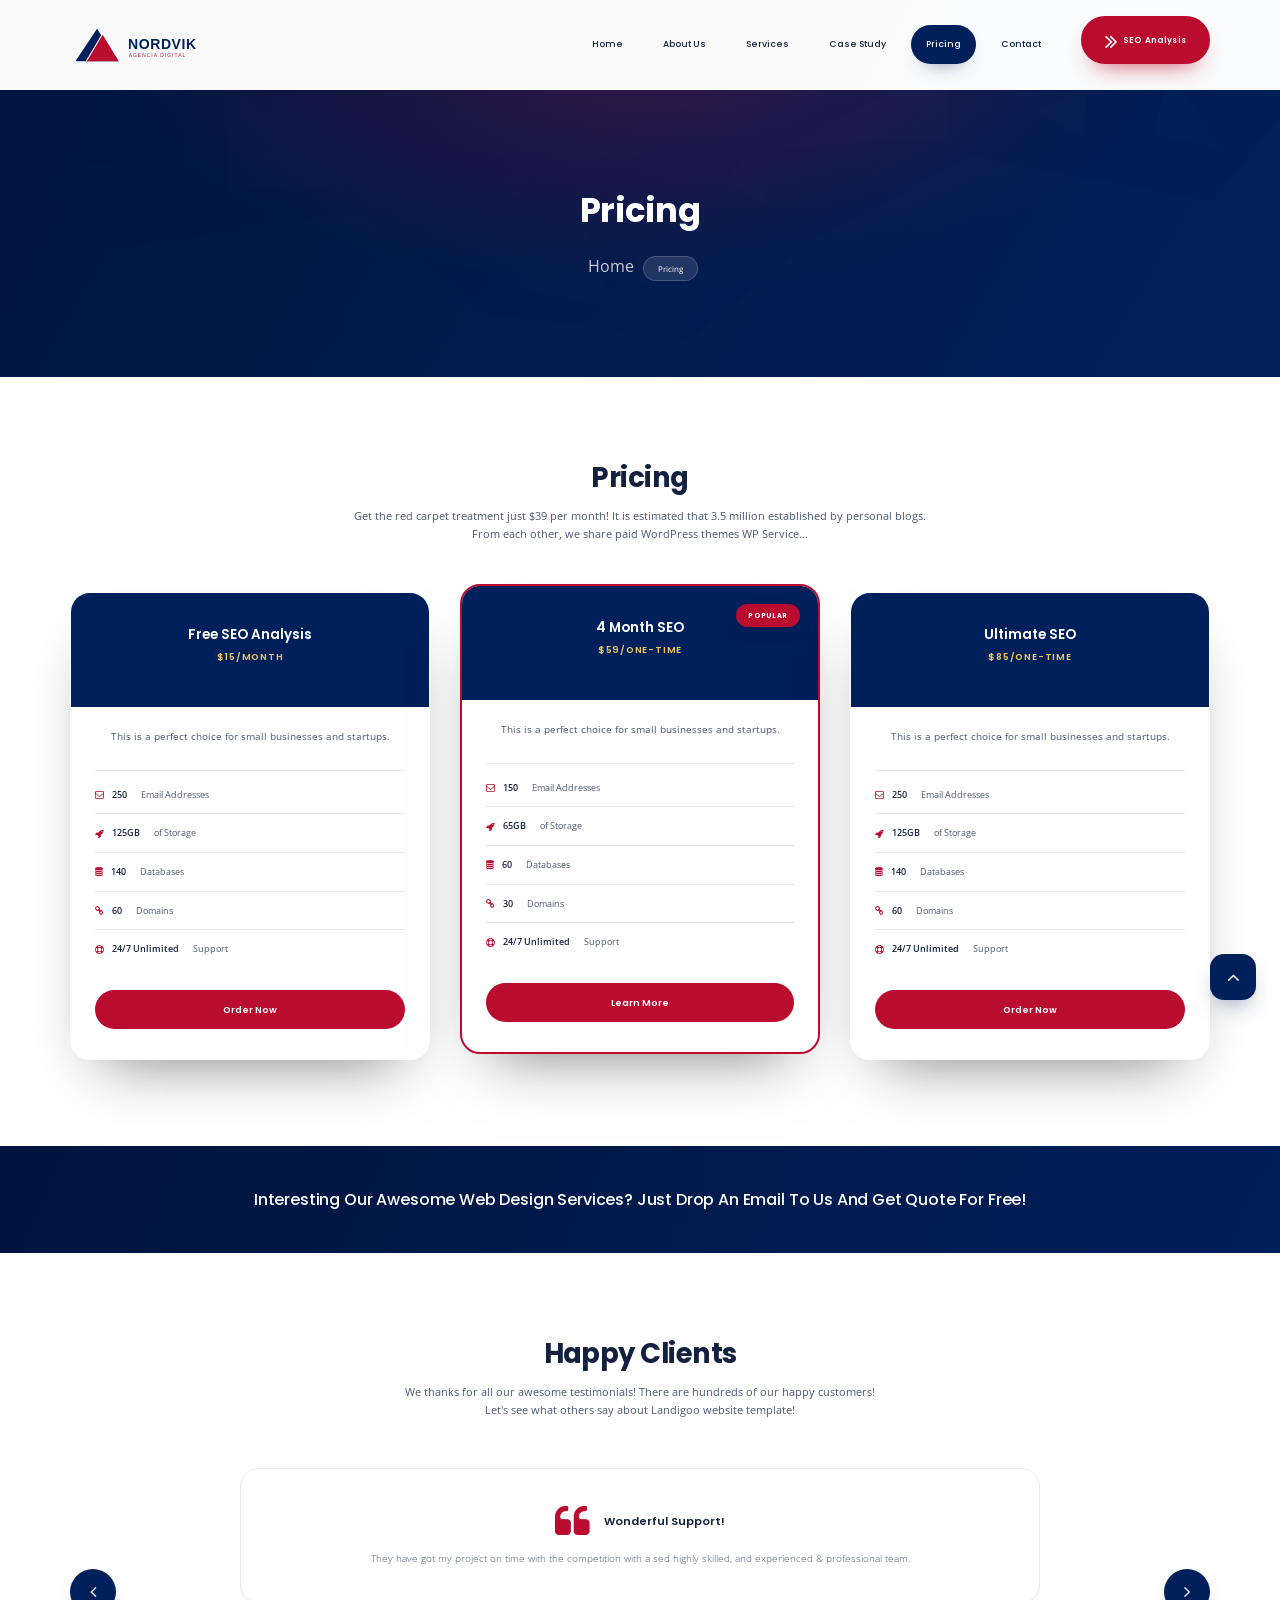
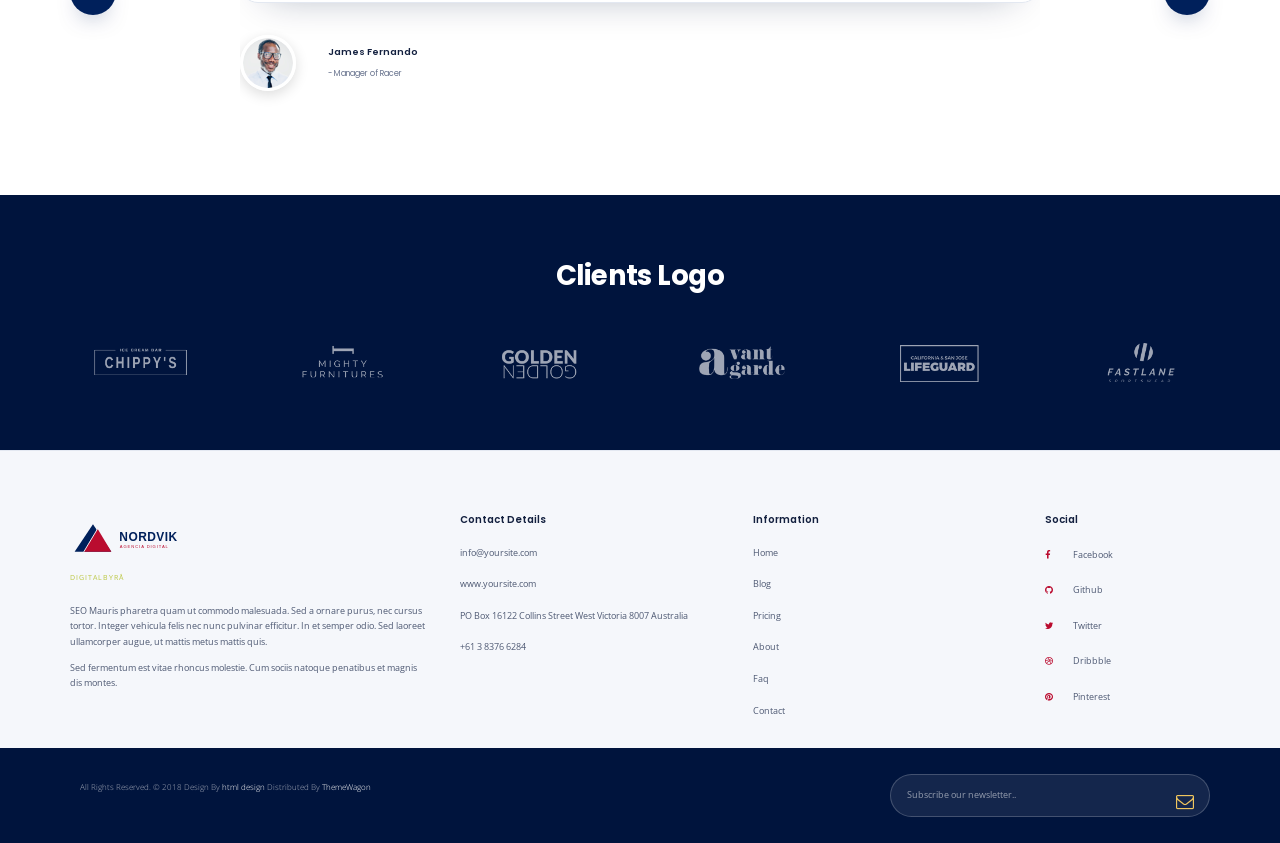
<file: pricing.html>
<!DOCTYPE html>
<html lang="en">

    <!-- Basic -->
    <meta charset="utf-8">
    <meta http-equiv="X-UA-Compatible" content="IE=edge">   
   
    <!-- Mobile Metas -->
    <meta name="viewport" content="width=device-width, minimum-scale=1.0, maximum-scale=1.0, user-scalable=no">
 
     <!-- Site Metas -->
    <title>FlaxSEO - Responsive HTML5 Template</title>  
    <meta name="keywords" content="">
    <meta name="description" content="">
    <meta name="author" content="">

    <!-- Site Icons -->
    <link rel="shortcut icon" href="images/favicon.ico" type="image/x-icon" />
    <link rel="apple-touch-icon" href="images/apple-touch-icon.png">

    <!-- Bootstrap CSS -->
    <link rel="stylesheet" href="css/bootstrap.min.css">
    <!-- Site CSS -->
    <link rel="stylesheet" href="style.css">
    <!-- Colors CSS -->
    <link rel="stylesheet" href="css/colors.css">
    <!-- ALL VERSION CSS -->
    <link rel="stylesheet" href="css/versions.css">
    <!-- Responsive CSS -->
    <link rel="stylesheet" href="css/responsive.css">
    <!-- Custom CSS -->
    <link rel="stylesheet" href="css/custom.css">

    <!--[if lt IE 9]>
      <script src="https://oss.maxcdn.com/libs/html5shiv/3.7.0/html5shiv.js"></script>
      <script src="https://oss.maxcdn.com/libs/respond.js/1.4.2/respond.min.js"></script>
    <![endif]-->

</head> <!-- Google tag (gtag.js) -->
<script async src="https://www.googletagmanager.com/gtag/js?id=G-KY1QKPK9Y6"></script>
<script>
  window.dataLayer = window.dataLayer || [];
  function gtag(){dataLayer.push(arguments);}
  gtag('js', new Date());

  gtag('config', 'G-KY1QKPK9Y6');
</script>
<body class="seo_version">

    <!-- LOADER -->
	<div id="preloader">
		<div id="cupcake" class="box">
			<span class="letter">L</span>
			<div class="cupcakeCircle box">
				<div class="cupcakeInner box">
					<div class="cupcakeCore box"></div>
				</div>
			</div>
			<span class="letter box">A</span>
			<span class="letter box">D</span>
			<span class="letter box">I</span>
			<span class="letter box">N</span>
			<span class="letter box">G</span>
		</div>
	</div>
	<!-- END LOADER -->

    <header class="header header_style_01">
        <nav class="megamenu navbar navbar-default">
            <div class="container">
                <div class="navbar-header">
                    <button type="button" class="navbar-toggle collapsed" data-toggle="collapse" data-target="#navbar" aria-expanded="false" aria-controls="navbar">
                        <span class="sr-only">Toggle navigation</span>
                        <span class="icon-bar"></span>
                        <span class="icon-bar"></span>
                        <span class="icon-bar"></span>
                    </button>
                    <a class="navbar-brand" href="index.html"><img src="images/logos/nordvik_logo_horizontal.svg" alt="Nordvik"></a>
                </div>
                <div id="navbar" class="navbar-collapse collapse">
					<ul class="nav navbar-nav navbar-right hidden-md hidden-sm hidden-xs">
                        <li><a class="btn-light btn-radius btn-brd top-btn" href="contact.html"><i class="fa fa-angle-double-right"></i>SEO Analysis</a></li>
                    </ul>
                    <ul class="nav navbar-nav navbar-right menu-top">
                        <li><a href="index.html">Home</a></li>
                        <li><a href="about.html">About Us </a></li>
                        <li><a href="services.html">Services</a></li>
                        <li><a href="case-study.html">Case Study</a></li>
                        <li><a class="active" href="pricing.html">Pricing</a></li>
                        <li><a href="contact.html">Contact</a></li>
                    </ul>
                </div>
            </div>
        </nav>
    </header>

    <div class="all-page-title" style="background-image:url(images/pattern-4.png);">
        <div class="container text-center">
            <h1>Pricing</h1>
        </div>
		<!--Page -->
        <div class="page-info">
            <div class="container">
            	<div class="inner-container">
                    <ul class="bread-crumb">
                        <li><a href="index.html">Home</a></li>
                        <li><span>Pricing</span></li>
                    </ul>
                </div>
            </div>
        </div>
        <!--End Page-->
    </div><!-- end section -->

    <svg id="clouds" class="hidden-xs" xmlns="http://www.w3.org/2000/svg" version="1.1" width="100%" height="100" viewBox="0 0 85 100" preserveAspectRatio="none">
        <path d="M-5 100 Q 0 20 5 100 Z
            M0 100 Q 5 0 10 100
            M5 100 Q 10 30 15 100
            M10 100 Q 15 10 20 100
            M15 100 Q 20 30 25 100
            M20 100 Q 25 -10 30 100
            M25 100 Q 30 10 35 100
            M30 100 Q 35 30 40 100
            M35 100 Q 40 10 45 100
            M40 100 Q 45 50 50 100
            M45 100 Q 50 20 55 100
            M50 100 Q 55 40 60 100
            M55 100 Q 60 60 65 100
            M60 100 Q 65 50 70 100
            M65 100 Q 70 20 75 100
            M70 100 Q 75 45 80 100
            M75 100 Q 80 30 85 100
            M80 100 Q 85 20 90 100
            M85 100 Q 90 50 95 100
            M90 100 Q 95 25 100 100
            M95 100 Q 100 15 105 100 Z">
        </path>
    </svg>

    <div id="pricing" class="section wb">
        <div class="container">
            <div class="section-title text-center">
                <h3>Pricing</h3>
                <p class="lead">Get the red carpet treatment just $39 per month! It is estimated that 3.5 million established by personal blogs.<br> From each other, we share paid WordPress themes WP Service...</p>
            </div><!-- end title -->

            <div class="row">
                <div class="col-md-12">
                    <div class="tab-content">
                        <div class="tab-pane active fade in" id="tab1">
                            <div class="row text-center">
                                <div class="col-md-4">
                                    <div class="pricing-table pricing-table-highlighted">
                                        <div class="pricing-table-header grd1">
                                            <h2>Free SEO Analysis</h2>
                                            <h3>$15/month</h3>
                                        </div>
                                        <div class="pricing-table-space"></div>
										<div class="pricing-table-text">
                                            <p>This is a perfect choice for small businesses and startups.</p>
                                        </div>
                                        <div class="pricing-table-features">
                                            <p><i class="fa fa-envelope-o"></i> <strong>250</strong> Email Addresses</p>
                                            <p><i class="fa fa-rocket"></i> <strong>125GB</strong> of Storage</p>
                                            <p><i class="fa fa-database"></i> <strong>140</strong> Databases</p>
                                            <p><i class="fa fa-link"></i> <strong>60</strong> Domains</p>
                                            <p><i class="fa fa-life-ring"></i> <strong>24/7 Unlimited</strong> Support</p>
                                        </div>
                                        <div class="pricing-table-sign-up">
                                            <a href="#" class="btn btn-light btn-radius btn-brd grd1 effect-1">Order Now</a>
                                        </div>
                                    </div>
                                </div>
                                <div class="col-md-4">
                                    <div class="pricing-table pricing-table-highlighted">
                                        <div class="pricing-table-header grd1">
                                            <h2>4 Month SEO</h2>
                                            <h3>$59/One-Time</h3>
											<span>popular</span>
                                        </div>
                                        <div class="pricing-table-space"></div>
                                        <div class="pricing-table-text">
                                            <p>This is a perfect choice for small businesses and startups.</p>
                                        </div>
                                        <div class="pricing-table-features">
                                            <p><i class="fa fa-envelope-o"></i> <strong>150</strong> Email Addresses</p>
                                            <p><i class="fa fa-rocket"></i> <strong>65GB</strong> of Storage</p>
                                            <p><i class="fa fa-database"></i> <strong>60</strong> Databases</p>
                                            <p><i class="fa fa-link"></i> <strong>30</strong> Domains</p>
                                            <p><i class="fa fa-life-ring"></i> <strong>24/7 Unlimited</strong> Support</p>
                                        </div>
                                        <div class="pricing-table-sign-up">
                                            <a href="#" class="btn btn-light btn-radius btn-brd grd1 effect-1">Learn More</a>
                                        </div>
                                    </div>
                                </div>

                                <div class="col-md-4">
                                    <div class="pricing-table pricing-table-highlighted">
                                        <div class="pricing-table-header grd1">
                                            <h2>Ultimate SEO</h2>
                                            <h3>$85/one-time</h3>
                                        </div>
                                        <div class="pricing-table-space"></div>
										<div class="pricing-table-text">
                                            <p>This is a perfect choice for small businesses and startups.</p>
                                        </div>
                                        <div class="pricing-table-features">
                                            <p><i class="fa fa-envelope-o"></i> <strong>250</strong> Email Addresses</p>
                                            <p><i class="fa fa-rocket"></i> <strong>125GB</strong> of Storage</p>
                                            <p><i class="fa fa-database"></i> <strong>140</strong> Databases</p>
                                            <p><i class="fa fa-link"></i> <strong>60</strong> Domains</p>
                                            <p><i class="fa fa-life-ring"></i> <strong>24/7 Unlimited</strong> Support</p>
                                        </div>
                                        <div class="pricing-table-sign-up">
                                            <a href="#" class="btn btn-light btn-radius btn-brd grd1 effect-1">Order Now</a>
                                        </div>
                                    </div>
                                </div>
                            </div><!-- end row -->
                        </div><!-- end pane -->
                    </div><!-- end content -->
                </div><!-- end col -->
            </div><!-- end row -->
        </div><!-- end container -->
    </div><!-- end section -->

    <section class="section nopad cac text-center">
        <a href="#"><h3>Interesting our awesome web design services? Just drop an email to us and get quote for free!</h3></a>
    </section>

    <div id="testimonials" class="section wb">
        <div class="container">
            <div class="section-title text-center">
                <h3>Happy Clients</h3>
                <p class="lead">We thanks for all our awesome testimonials! There are hundreds of our happy customers! <br>Let's see what others say about Landigoo website template!</p>
            </div><!-- end title -->

            <div class="row">
                <div class="col-md-12 col-sm-12">
                    <div class="testi-carousel owl-carousel owl-theme">
                        <div class="testimonial clearfix">
                            <div class="desc">
                                <h3><i class="fa fa-quote-left"></i> Wonderful Support!</h3>
                                <p class="lead">They have got my project on time with the competition with a sed highly skilled, and experienced & professional team.</p>
                            </div>
                            <div class="testi-meta">
                                <img src="uploads/testi_01.png" alt="" class="img-responsive alignleft">
                                <h4>James Fernando <small>- Manager of Racer</small></h4>
                            </div>
                            <!-- end testi-meta -->
                        </div>
                        <!-- end testimonial -->

                        <div class="testimonial clearfix">
                            <div class="desc">
                                <h3><i class="fa fa-quote-left"></i> Awesome Services!</h3>
                                <p class="lead">Explain to you how all this mistaken idea of denouncing pleasure and praising pain was born and I will give you completed.</p>
                            </div>
                            <div class="testi-meta">
                                <img src="uploads/testi_02.png" alt="" class="img-responsive alignleft">
                                <h4>Jacques Philips <small>- Designer</small></h4>
                            </div>
                            <!-- end testi-meta -->
                        </div>
                        <!-- end testimonial -->

                        <div class="testimonial clearfix">
                            <div class="desc">
                                <h3><i class="fa fa-quote-left"></i> Great & Talented Team!</h3>
                                <p class="lead">The master-builder of human happines no one rejects, dislikes avoids pleasure itself, because it is very pursue pleasure. </p>
                            </div>
                            <div class="testi-meta">
                                <img src="uploads/testi_03.png" alt="" class="img-responsive alignleft">
                                <h4>Venanda Mercy <small>- Newyork City</small></h4>
                            </div>
                            <!-- end testi-meta -->
                        </div>
                        <!-- end testimonial -->
                        <div class="testimonial clearfix">
                            <div class="desc">
                                <h3><i class="fa fa-quote-left"></i> Wonderful Support!</h3>
                                <p class="lead">They have got my project on time with the competition with a sed highly skilled, and experienced & professional team.</p>
                            </div>
                            <div class="testi-meta">
                                <img src="uploads/testi_01.png" alt="" class="img-responsive alignleft">
                                <h4>James Fernando <small>- Manager of Racer</small></h4>
                            </div>
                            <!-- end testi-meta -->
                        </div>
                        <!-- end testimonial -->

                        <div class="testimonial clearfix">
                            <div class="desc">
                                <h3><i class="fa fa-quote-left"></i> Awesome Services!</h3>
                                <p class="lead">Explain to you how all this mistaken idea of denouncing pleasure and praising pain was born and I will give you completed.</p>
                            </div>
                            <div class="testi-meta">
                                <img src="uploads/testi_02.png" alt="" class="img-responsive alignleft">
                                <h4>Jacques Philips <small>- Designer</small></h4>
                            </div>
                            <!-- end testi-meta -->
                        </div>
                        <!-- end testimonial -->

                        <div class="testimonial clearfix">
                            <div class="desc">
                                <h3><i class="fa fa-quote-left"></i> Great & Talented Team!</h3>
                                <p class="lead">The master-builder of human happines no one rejects, dislikes avoids pleasure itself, because it is very pursue pleasure. </p>
                            </div>
                            <div class="testi-meta">
                                <img src="uploads/testi_03.png" alt="" class="img-responsive alignleft">
                                <h4>Venanda Mercy <small>- Newyork City</small></h4>
                            </div>
                            <!-- end testi-meta -->
                        </div><!-- end testimonial -->
                    </div><!-- end carousel -->
                </div><!-- end col -->
            </div><!-- end row -->
        </div><!-- end container -->
    </div><!-- end section -->

    <div id="support" class="section db">
        <div class="container">
            <div class="section-title text-center">
                <h3>Clients Logo</h3>
            </div><!-- end title -->

            <div class="row">
                <div id="logo-carousel" class="owl-carousel">
					<div> <img src="uploads/logo_01.png" alt=""> </div>
					<div> <img src="uploads/logo_02.png" alt=""> </div>
					<div> <img src="uploads/logo_03.png" alt=""> </div>
					<div> <img src="uploads/logo_04.png" alt=""> </div>
					<div> <img src="uploads/logo_05.png" alt=""> </div>
					<div> <img src="uploads/logo_06.png" alt=""> </div>
					<div> <img src="uploads/logo_01.png" alt=""> </div>
					<div> <img src="uploads/logo_02.png" alt=""> </div>
				</div>
            </div><!-- end row -->
        </div><!-- end container -->
    </div><!-- end section -->

    <svg id="clouds1" class="hidden-xs" xmlns="http://www.w3.org/2000/svg" version="1.1" width="100%" height="100" viewBox="0 0 85 100" preserveAspectRatio="none">
        <path d="M-5 100 Q 0 20 5 100 Z
            M0 100 Q 5 0 10 100
            M5 100 Q 10 30 15 100
            M10 100 Q 15 10 20 100
            M15 100 Q 20 30 25 100
            M20 100 Q 25 -10 30 100
            M25 100 Q 30 10 35 100
            M30 100 Q 35 30 40 100
            M35 100 Q 40 10 45 100
            M40 100 Q 45 50 50 100
            M45 100 Q 50 20 55 100
            M50 100 Q 55 40 60 100
            M55 100 Q 60 60 65 100
            M60 100 Q 65 50 70 100
            M65 100 Q 70 20 75 100
            M70 100 Q 75 45 80 100
            M75 100 Q 80 30 85 100
            M80 100 Q 85 20 90 100
            M85 100 Q 90 50 95 100
            M90 100 Q 95 25 100 100
            M95 100 Q 100 15 105 100 Z">
        </path>
    </svg>

	<footer class="footer">
        <div class="container">
            <div class="row">
                <div class="col-md-4 col-sm-4 col-xs-12">
                    <div class="widget clearfix">
                        <div class="widget-title">
                            <img src="images/logos/nordvik_logo_horizontal.svg" alt="">
                            <small>Digitalbyrå</small>
                        </div>
                        <p> SEO Mauris pharetra quam ut commodo malesuada. Sed a ornare purus, nec cursus tortor. Integer vehicula felis nec nunc pulvinar efficitur. In et semper odio. Sed laoreet ullamcorper augue, ut mattis metus mattis quis.</p>
                        <p>Sed fermentum est vitae rhoncus molestie. Cum sociis natoque penatibus et magnis dis montes.</p>
                    </div><!-- end clearfix -->
                </div><!-- end col -->

                <div class="col-md-3 col-sm-3 col-xs-12">
                    <div class="widget clearfix">
                        <div class="widget-title">
                            <h3>Contact Details</h3>
                        </div>

                        <ul class="footer-links">
                            <li><a href="mailto:#">info@yoursite.com</a></li>
                            <li><a href="#">www.yoursite.com</a></li>
                            <li>PO Box 16122 Collins Street West Victoria 8007 Australia</li>
                            <li>+61 3 8376 6284</li>
                        </ul><!-- end links -->
                    </div><!-- end clearfix -->
                </div><!-- end col -->

                <div class="col-md-3 col-sm-3 col-xs-12">
                    <div class="widget clearfix">
                        <div class="widget-title">
                            <h3>Information</h3>
                        </div>

                        <ul class="footer-links">
                            <li><a href="#">Home</a></li>
                            <li><a href="#">Blog</a></li>
                            <li><a href="#">Pricing</a></li>
							<li><a href="#">About</a></li>
							<li><a href="#">Faq</a></li>
							<li><a href="#">Contact</a></li>
                        </ul><!-- end links -->
                    </div><!-- end clearfix -->
                </div><!-- end col -->

                <div class="col-md-2 col-sm-2 col-xs-12">
                    <div class="widget clearfix">
                        <div class="widget-title">
                            <h3>Social</h3>
                        </div>
                        <ul class="footer-links social-md">
                            <li><a class="fb" href="#"><i class="fa fa-facebook"></i> Facebook</a></li>
                            <li><a class="gi" href="#"><i class="fa fa-github"></i> Github</a></li>
                            <li><a class="tw" href="#"><i class="fa fa-twitter"></i> Twitter</a></li>
                            <li><a class="dr" href="#"><i class="fa fa-dribbble"></i> Dribbble</a></li>
                            <li><a class="pi" href="#"><i class="fa fa-pinterest"></i> Pinterest</a></li>
                        </ul><!-- end links -->
                    </div><!-- end clearfix -->
                </div><!-- end col -->
            </div><!-- end row -->
        </div><!-- end container -->
    </footer><!-- end footer -->
	
    <div class="copyrights">
        <div class="container">
            <div class="footer-distributed">
                <div class="footer-left">
                    <p class="footer-company-name">All Rights Reserved. &copy; 2018 Design By <a href="https://html.design/">html design</a> Distributed By <a href="https://themewagon.com/">ThemeWagon</a></p>
                </div>

                <div class="footer-right">
                    <form method="get" action="#">
                        <input placeholder="Subscribe our newsletter.." name="search">
                        <i class="fa fa-envelope-o"></i>
                    </form>
                </div>
            </div>
        </div><!-- end container -->
    </div><!-- end copyrights -->

    <a href="#" id="scroll-to-top" class="dmtop global-radius"><i class="fa fa-angle-up"></i></a>

    <!-- ALL JS FILES -->
    <script src="js/all.js"></script>
    <!-- ALL PLUGINS -->
    <script src="js/custom.js"></script>

</body>
</html>
</file>
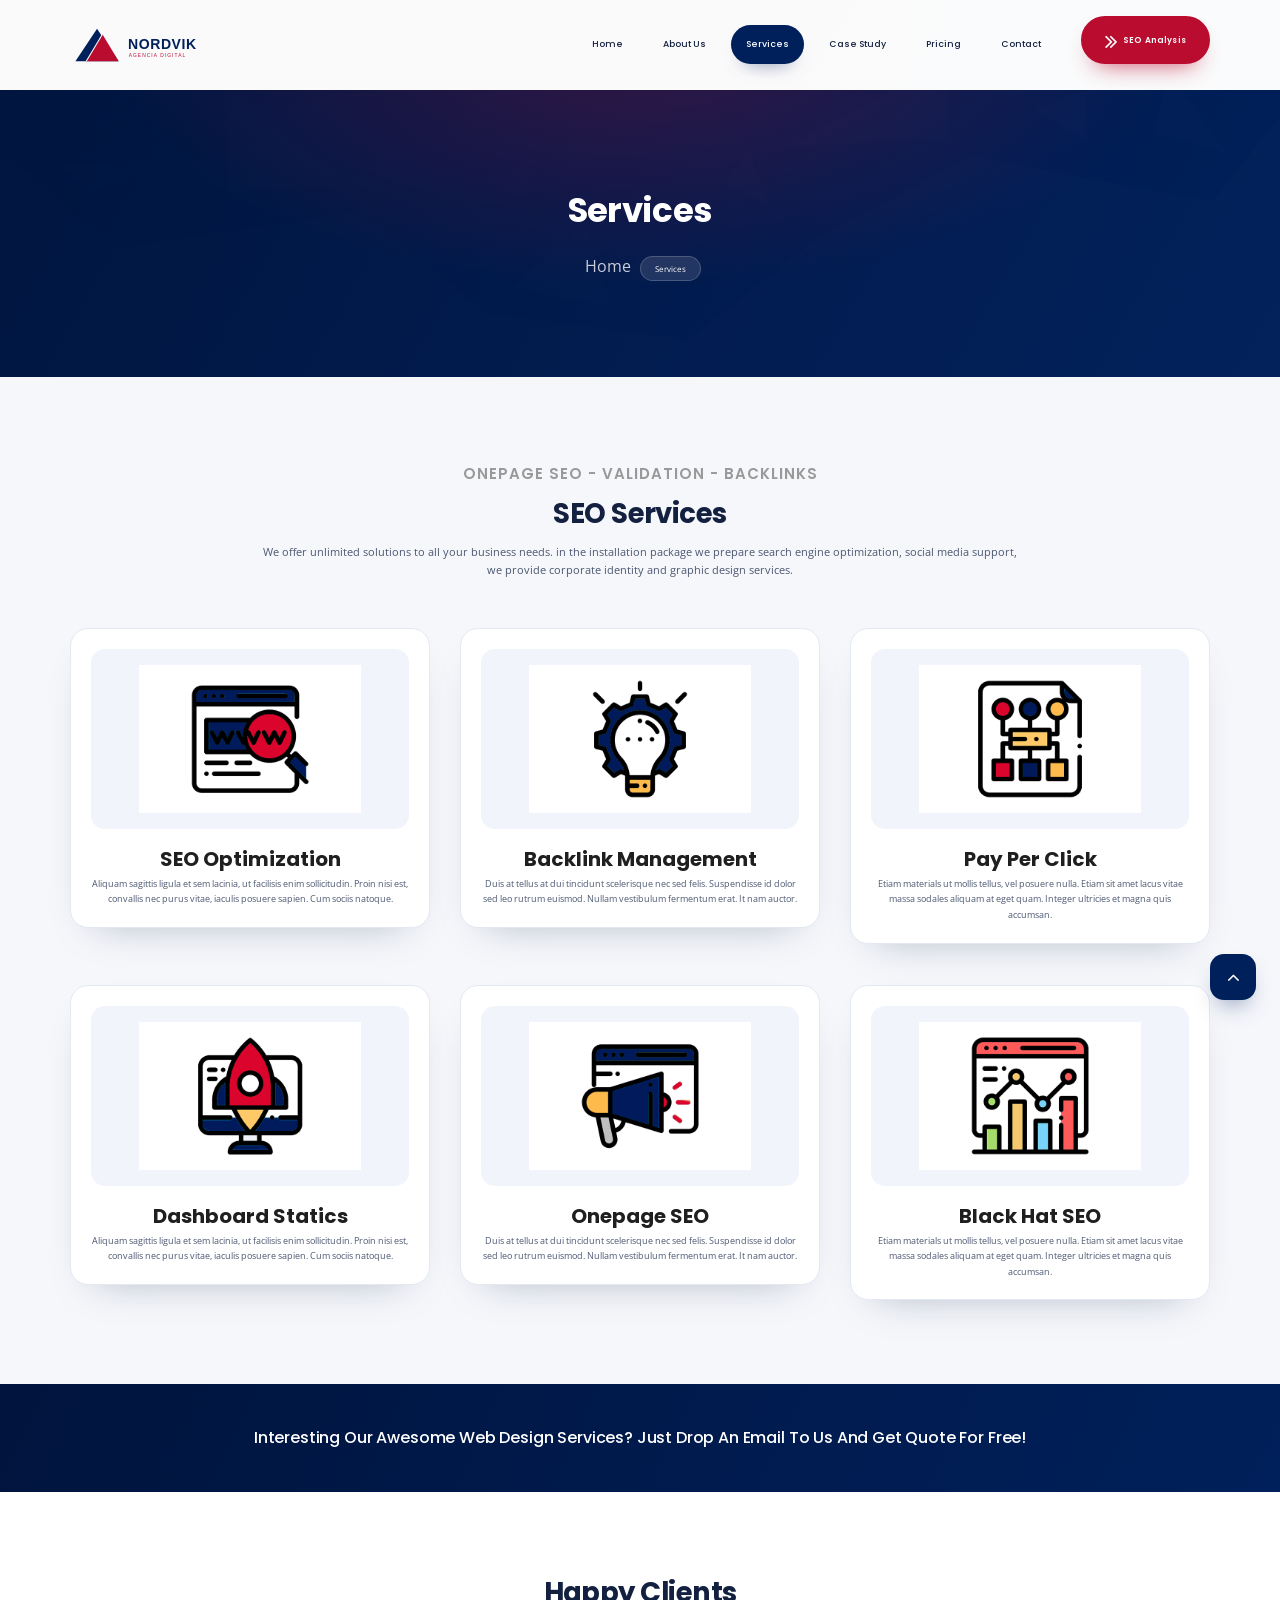
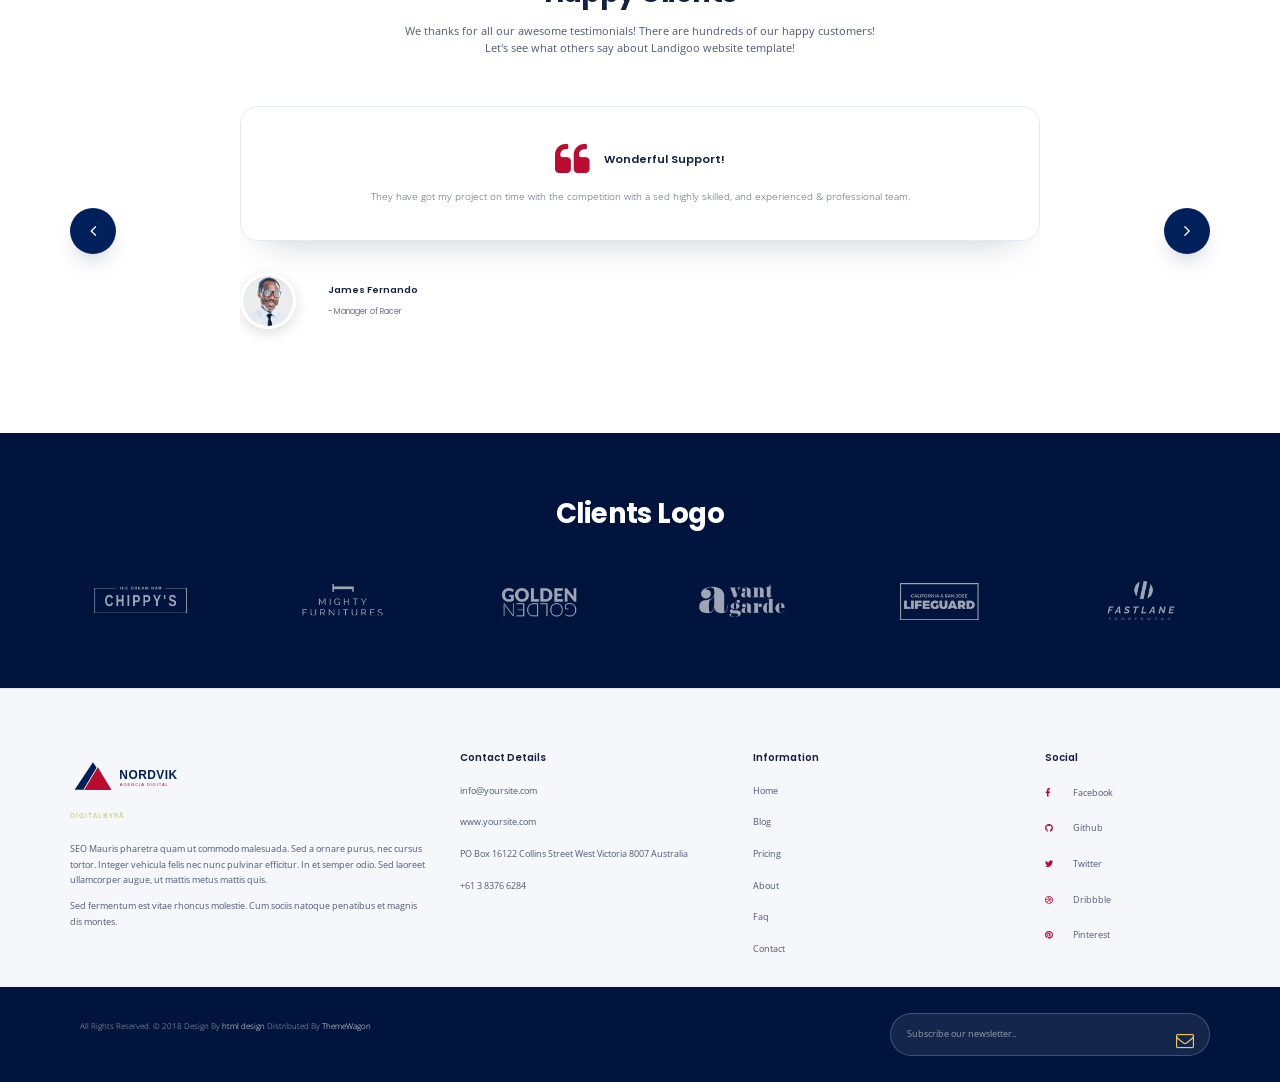
<file: services.html>
<!DOCTYPE html>
<html lang="en">

    <!-- Basic -->
    <meta charset="utf-8">
    <meta http-equiv="X-UA-Compatible" content="IE=edge">   
   
    <!-- Mobile Metas -->
    <meta name="viewport" content="width=device-width, minimum-scale=1.0, maximum-scale=1.0, user-scalable=no">
 
     <!-- Site Metas -->
    <title>FlaxSEO - Responsive HTML5 Template</title>  
    <meta name="keywords" content="">
    <meta name="description" content="">
    <meta name="author" content="">

    <!-- Site Icons -->
    <link rel="shortcut icon" href="images/favicon.ico" type="image/x-icon" />
    <link rel="apple-touch-icon" href="images/apple-touch-icon.png">

    <!-- Bootstrap CSS -->
    <link rel="stylesheet" href="css/bootstrap.min.css">
    <!-- Site CSS -->
    <link rel="stylesheet" href="style.css">
    <!-- Colors CSS -->
    <link rel="stylesheet" href="css/colors.css">
    <!-- ALL VERSION CSS -->
    <link rel="stylesheet" href="css/versions.css">
    <!-- Responsive CSS -->
    <link rel="stylesheet" href="css/responsive.css">
    <!-- Custom CSS -->
    <link rel="stylesheet" href="css/custom.css">

    <!--[if lt IE 9]>
      <script src="https://oss.maxcdn.com/libs/html5shiv/3.7.0/html5shiv.js"></script>
      <script src="https://oss.maxcdn.com/libs/respond.js/1.4.2/respond.min.js"></script>
    <![endif]-->

</head> <!-- Google tag (gtag.js) -->
<script async src="https://www.googletagmanager.com/gtag/js?id=G-KY1QKPK9Y6"></script>
<script>
  window.dataLayer = window.dataLayer || [];
  function gtag(){dataLayer.push(arguments);}
  gtag('js', new Date());

  gtag('config', 'G-KY1QKPK9Y6');
</script>
<body class="seo_version">

    <!-- LOADER -->
	<div id="preloader">
		<div id="cupcake" class="box">
			<span class="letter">L</span>
			<div class="cupcakeCircle box">
				<div class="cupcakeInner box">
					<div class="cupcakeCore box"></div>
				</div>
			</div>
			<span class="letter box">A</span>
			<span class="letter box">D</span>
			<span class="letter box">I</span>
			<span class="letter box">N</span>
			<span class="letter box">G</span>
		</div>
	</div>
	<!-- END LOADER -->

    <header class="header header_style_01">
        <nav class="megamenu navbar navbar-default">
            <div class="container">
                <div class="navbar-header">
                    <button type="button" class="navbar-toggle collapsed" data-toggle="collapse" data-target="#navbar" aria-expanded="false" aria-controls="navbar">
                        <span class="sr-only">Toggle navigation</span>
                        <span class="icon-bar"></span>
                        <span class="icon-bar"></span>
                        <span class="icon-bar"></span>
                    </button>
                    <a class="navbar-brand" href="index.html"><img src="images/logos/nordvik_logo_horizontal.svg" alt="Nordvik"></a>
                </div>
                <div id="navbar" class="navbar-collapse collapse">
					<ul class="nav navbar-nav navbar-right hidden-md hidden-sm hidden-xs">
                        <li><a class="btn-light btn-radius btn-brd top-btn" href="contact.html"><i class="fa fa-angle-double-right"></i>SEO Analysis</a></li>
                    </ul>
                    <ul class="nav navbar-nav navbar-right menu-top">
                        <li><a href="index.html">Home</a></li>
                        <li><a href="about.html">About Us </a></li>
                        <li><a class="active" href="services.html">Services</a></li>
                        <li><a href="case-study.html">Case Study</a></li>
                        <li><a href="pricing.html">Pricing</a></li>
                        <li><a href="contact.html">Contact</a></li>
                    </ul>
                </div>
            </div>
        </nav>
    </header>

    <div class="all-page-title" style="background-image:url(images/pattern-4.png);">
        <div class="container text-center">
            <h1>Services</h1>
        </div>
		<!--Page -->
        <div class="page-info">
            <div class="container">
            	<div class="inner-container">
                    <ul class="bread-crumb">
                        <li><a href="index.html">Home</a></li>
                        <li><span>Services</span></li>
                    </ul>
                </div>
            </div>
        </div>
        <!--End Page-->
    </div><!-- end section -->

    <svg id="clouds" class="hidden-xs" xmlns="http://www.w3.org/2000/svg" version="1.1" width="100%" height="100" viewBox="0 0 85 100" preserveAspectRatio="none">
        <path d="M-5 100 Q 0 20 5 100 Z
            M0 100 Q 5 0 10 100
            M5 100 Q 10 30 15 100
            M10 100 Q 15 10 20 100
            M15 100 Q 20 30 25 100
            M20 100 Q 25 -10 30 100
            M25 100 Q 30 10 35 100
            M30 100 Q 35 30 40 100
            M35 100 Q 40 10 45 100
            M40 100 Q 45 50 50 100
            M45 100 Q 50 20 55 100
            M50 100 Q 55 40 60 100
            M55 100 Q 60 60 65 100
            M60 100 Q 65 50 70 100
            M65 100 Q 70 20 75 100
            M70 100 Q 75 45 80 100
            M75 100 Q 80 30 85 100
            M80 100 Q 85 20 90 100
            M85 100 Q 90 50 95 100
            M90 100 Q 95 25 100 100
            M95 100 Q 100 15 105 100 Z">
        </path>
    </svg>

    <div id="services" class="section wb">
        <div class="container">
            <div class="section-title text-center">
                <small>OnePage SEO - Validation - BACKLINKS</small>
                <h3>SEO Services</h3>
                <p class="lead">We offer unlimited solutions to all your business needs. in the installation package we prepare search engine optimization, social media support, we provide corporate identity and graphic design services.</p>
            </div><!-- end title -->
            <div class="row text-center">
                <div class="col-md-4 col-sm-4 col-xs-12">
                    <div class="service-widget">
                        <div class="post-media wow fadeIn">
                            <img src="uploads/seo_01.png" alt="" class="img-responsive img-rounded">
                        </div>
                        <h3>SEO Optimization</h3>
                        <p>Aliquam sagittis ligula et sem lacinia, ut facilisis enim sollicitudin. Proin nisi est, convallis nec purus vitae, iaculis posuere sapien. Cum sociis natoque.</p>
                    </div><!-- end service -->
                </div><!-- end col -->

                <div class="col-md-4 col-sm-4 col-xs-12">
                    <div class="service-widget">
                        <div class="post-media wow fadeIn">
                            <img src="uploads/seo_02.png" alt="" class="img-responsive img-rounded">
                        </div>
                        <h3>Backlink Management</h3>
                        <p>Duis at tellus at dui tincidunt scelerisque nec sed felis. Suspendisse id dolor sed leo rutrum euismod. Nullam vestibulum fermentum erat. It nam auctor. </p>
                    </div><!-- end service -->
                </div><!-- end col -->

                <div class="col-md-4 col-sm-4 col-xs-12">
                    <div class="service-widget">
                        <div class="post-media wow fadeIn">
                            <img src="uploads/seo_03.png" alt="" class="img-responsive img-rounded">
                        </div>
                        <h3>Pay Per Click</h3>
                        <p>Etiam materials ut mollis tellus, vel posuere nulla. Etiam sit amet lacus vitae massa sodales aliquam at eget quam. Integer ultricies et magna quis accumsan.</p>
                    </div><!-- end service -->
                </div><!-- end col -->
            </div><!-- end row -->

            <hr class="invis">

            <div class="row text-center">
                <div class="col-md-4 col-sm-4 col-xs-12">
                    <div class="service-widget">
                        <div class="post-media wow fadeIn">
                            <img src="uploads/seo_04.png" alt="" class="img-responsive img-rounded">
                        </div>
                        <h3>Dashboard Statics</h3>
                        <p>Aliquam sagittis ligula et sem lacinia, ut facilisis enim sollicitudin. Proin nisi est, convallis nec purus vitae, iaculis posuere sapien. Cum sociis natoque.</p>
                    </div><!-- end service -->
                </div><!-- end col -->

                <div class="col-md-4 col-sm-4 col-xs-12">
                    <div class="service-widget">
                        <div class="post-media wow fadeIn">
                            <img src="uploads/seo_05.png" alt="" class="img-responsive img-rounded">
                        </div>
                        <h3>Onepage SEO</h3>
                        <p>Duis at tellus at dui tincidunt scelerisque nec sed felis. Suspendisse id dolor sed leo rutrum euismod. Nullam vestibulum fermentum erat. It nam auctor. </p>
                    </div><!-- end service -->
                </div><!-- end col -->

                <div class="col-md-4 col-sm-4 col-xs-12">
                    <div class="service-widget">
                        <div class="post-media wow fadeIn">
                            <img src="uploads/seo_06.png" alt="" class="img-responsive img-rounded">
                        </div>
                        <h3>Black Hat SEO</h3>
                        <p>Etiam materials ut mollis tellus, vel posuere nulla. Etiam sit amet lacus vitae massa sodales aliquam at eget quam. Integer ultricies et magna quis accumsan.</p>
                    </div><!-- end service -->
                </div><!-- end col -->
            </div><!-- end row -->
        </div><!-- end container -->
    </div><!-- end section -->

    <section class="section nopad cac text-center">
        <a href="#"><h3>Interesting our awesome web design services? Just drop an email to us and get quote for free!</h3></a>
    </section>

    <div id="testimonials" class="section wb">
        <div class="container">
            <div class="section-title text-center">
                <h3>Happy Clients</h3>
                <p class="lead">We thanks for all our awesome testimonials! There are hundreds of our happy customers! <br>Let's see what others say about Landigoo website template!</p>
            </div><!-- end title -->

            <div class="row">
                <div class="col-md-12 col-sm-12">
                    <div class="testi-carousel owl-carousel owl-theme">
                        <div class="testimonial clearfix">
                            <div class="desc">
                                <h3><i class="fa fa-quote-left"></i> Wonderful Support!</h3>
                                <p class="lead">They have got my project on time with the competition with a sed highly skilled, and experienced & professional team.</p>
                            </div>
                            <div class="testi-meta">
                                <img src="uploads/testi_01.png" alt="" class="img-responsive alignleft">
                                <h4>James Fernando <small>- Manager of Racer</small></h4>
                            </div>
                            <!-- end testi-meta -->
                        </div>
                        <!-- end testimonial -->

                        <div class="testimonial clearfix">
                            <div class="desc">
                                <h3><i class="fa fa-quote-left"></i> Awesome Services!</h3>
                                <p class="lead">Explain to you how all this mistaken idea of denouncing pleasure and praising pain was born and I will give you completed.</p>
                            </div>
                            <div class="testi-meta">
                                <img src="uploads/testi_02.png" alt="" class="img-responsive alignleft">
                                <h4>Jacques Philips <small>- Designer</small></h4>
                            </div>
                            <!-- end testi-meta -->
                        </div>
                        <!-- end testimonial -->

                        <div class="testimonial clearfix">
                            <div class="desc">
                                <h3><i class="fa fa-quote-left"></i> Great & Talented Team!</h3>
                                <p class="lead">The master-builder of human happines no one rejects, dislikes avoids pleasure itself, because it is very pursue pleasure. </p>
                            </div>
                            <div class="testi-meta">
                                <img src="uploads/testi_03.png" alt="" class="img-responsive alignleft">
                                <h4>Venanda Mercy <small>- Newyork City</small></h4>
                            </div>
                            <!-- end testi-meta -->
                        </div>
                        <!-- end testimonial -->
                        <div class="testimonial clearfix">
                            <div class="desc">
                                <h3><i class="fa fa-quote-left"></i> Wonderful Support!</h3>
                                <p class="lead">They have got my project on time with the competition with a sed highly skilled, and experienced & professional team.</p>
                            </div>
                            <div class="testi-meta">
                                <img src="uploads/testi_01.png" alt="" class="img-responsive alignleft">
                                <h4>James Fernando <small>- Manager of Racer</small></h4>
                            </div>
                            <!-- end testi-meta -->
                        </div>
                        <!-- end testimonial -->

                        <div class="testimonial clearfix">
                            <div class="desc">
                                <h3><i class="fa fa-quote-left"></i> Awesome Services!</h3>
                                <p class="lead">Explain to you how all this mistaken idea of denouncing pleasure and praising pain was born and I will give you completed.</p>
                            </div>
                            <div class="testi-meta">
                                <img src="uploads/testi_02.png" alt="" class="img-responsive alignleft">
                                <h4>Jacques Philips <small>- Designer</small></h4>
                            </div>
                            <!-- end testi-meta -->
                        </div>
                        <!-- end testimonial -->

                        <div class="testimonial clearfix">
                            <div class="desc">
                                <h3><i class="fa fa-quote-left"></i> Great & Talented Team!</h3>
                                <p class="lead">The master-builder of human happines no one rejects, dislikes avoids pleasure itself, because it is very pursue pleasure. </p>
                            </div>
                            <div class="testi-meta">
                                <img src="uploads/testi_03.png" alt="" class="img-responsive alignleft">
                                <h4>Venanda Mercy <small>- Newyork City</small></h4>
                            </div>
                            <!-- end testi-meta -->
                        </div><!-- end testimonial -->
                    </div><!-- end carousel -->
                </div><!-- end col -->
            </div><!-- end row -->
        </div><!-- end container -->
    </div><!-- end section -->

    <div id="support" class="section db">
        <div class="container">
            <div class="section-title text-center">
                <h3>Clients Logo</h3>
            </div><!-- end title -->

            <div class="row">
                <div id="logo-carousel" class="owl-carousel">
					<div> <img src="uploads/logo_01.png" alt=""> </div>
					<div> <img src="uploads/logo_02.png" alt=""> </div>
					<div> <img src="uploads/logo_03.png" alt=""> </div>
					<div> <img src="uploads/logo_04.png" alt=""> </div>
					<div> <img src="uploads/logo_05.png" alt=""> </div>
					<div> <img src="uploads/logo_06.png" alt=""> </div>
					<div> <img src="uploads/logo_01.png" alt=""> </div>
					<div> <img src="uploads/logo_02.png" alt=""> </div>
				</div>
            </div><!-- end row -->
        </div><!-- end container -->
    </div><!-- end section -->

    <svg id="clouds1" class="hidden-xs" xmlns="http://www.w3.org/2000/svg" version="1.1" width="100%" height="100" viewBox="0 0 85 100" preserveAspectRatio="none">
        <path d="M-5 100 Q 0 20 5 100 Z
            M0 100 Q 5 0 10 100
            M5 100 Q 10 30 15 100
            M10 100 Q 15 10 20 100
            M15 100 Q 20 30 25 100
            M20 100 Q 25 -10 30 100
            M25 100 Q 30 10 35 100
            M30 100 Q 35 30 40 100
            M35 100 Q 40 10 45 100
            M40 100 Q 45 50 50 100
            M45 100 Q 50 20 55 100
            M50 100 Q 55 40 60 100
            M55 100 Q 60 60 65 100
            M60 100 Q 65 50 70 100
            M65 100 Q 70 20 75 100
            M70 100 Q 75 45 80 100
            M75 100 Q 80 30 85 100
            M80 100 Q 85 20 90 100
            M85 100 Q 90 50 95 100
            M90 100 Q 95 25 100 100
            M95 100 Q 100 15 105 100 Z">
        </path>
    </svg>

	<footer class="footer">
        <div class="container">
            <div class="row">
                <div class="col-md-4 col-sm-4 col-xs-12">
                    <div class="widget clearfix">
                        <div class="widget-title">
                            <img src="images/logos/nordvik_logo_horizontal.svg" alt="">
                            <small>Digitalbyrå</small>
                        </div>
                        <p> SEO Mauris pharetra quam ut commodo malesuada. Sed a ornare purus, nec cursus tortor. Integer vehicula felis nec nunc pulvinar efficitur. In et semper odio. Sed laoreet ullamcorper augue, ut mattis metus mattis quis.</p>
                        <p>Sed fermentum est vitae rhoncus molestie. Cum sociis natoque penatibus et magnis dis montes.</p>
                    </div><!-- end clearfix -->
                </div><!-- end col -->

                <div class="col-md-3 col-sm-3 col-xs-12">
                    <div class="widget clearfix">
                        <div class="widget-title">
                            <h3>Contact Details</h3>
                        </div>

                        <ul class="footer-links">
                            <li><a href="mailto:#">info@yoursite.com</a></li>
                            <li><a href="#">www.yoursite.com</a></li>
                            <li>PO Box 16122 Collins Street West Victoria 8007 Australia</li>
                            <li>+61 3 8376 6284</li>
                        </ul><!-- end links -->
                    </div><!-- end clearfix -->
                </div><!-- end col -->

                <div class="col-md-3 col-sm-3 col-xs-12">
                    <div class="widget clearfix">
                        <div class="widget-title">
                            <h3>Information</h3>
                        </div>

                        <ul class="footer-links">
                            <li><a href="#">Home</a></li>
                            <li><a href="#">Blog</a></li>
                            <li><a href="#">Pricing</a></li>
							<li><a href="#">About</a></li>
							<li><a href="#">Faq</a></li>
							<li><a href="#">Contact</a></li>
                        </ul><!-- end links -->
                    </div><!-- end clearfix -->
                </div><!-- end col -->

                <div class="col-md-2 col-sm-2 col-xs-12">
                    <div class="widget clearfix">
                        <div class="widget-title">
                            <h3>Social</h3>
                        </div>
                        <ul class="footer-links social-md">
                            <li><a class="fb" href="#"><i class="fa fa-facebook"></i> Facebook</a></li>
                            <li><a class="gi" href="#"><i class="fa fa-github"></i> Github</a></li>
                            <li><a class="tw" href="#"><i class="fa fa-twitter"></i> Twitter</a></li>
                            <li><a class="dr" href="#"><i class="fa fa-dribbble"></i> Dribbble</a></li>
                            <li><a class="pi" href="#"><i class="fa fa-pinterest"></i> Pinterest</a></li>
                        </ul><!-- end links -->
                    </div><!-- end clearfix -->
                </div><!-- end col -->
            </div><!-- end row -->
        </div><!-- end container -->
    </footer><!-- end footer -->
	
    <div class="copyrights">
        <div class="container">
            <div class="footer-distributed">
                <div class="footer-left">
                    <p class="footer-company-name">All Rights Reserved. &copy; 2018 Design By <a href="https://html.design/">html design</a> Distributed By <a href="https://themewagon.com/">ThemeWagon</a></p>
                </div>

                <div class="footer-right">
                    <form method="get" action="#">
                        <input placeholder="Subscribe our newsletter.." name="search">
                        <i class="fa fa-envelope-o"></i>
                    </form>
                </div>
            </div>
        </div><!-- end container -->
    </div><!-- end copyrights -->

    <a href="#" id="scroll-to-top" class="dmtop global-radius"><i class="fa fa-angle-up"></i></a>

    <!-- ALL JS FILES -->
    <script src="js/all.js"></script>
    <!-- ALL PLUGINS -->
    <script src="js/custom.js"></script>

</body>
</html>
</file>
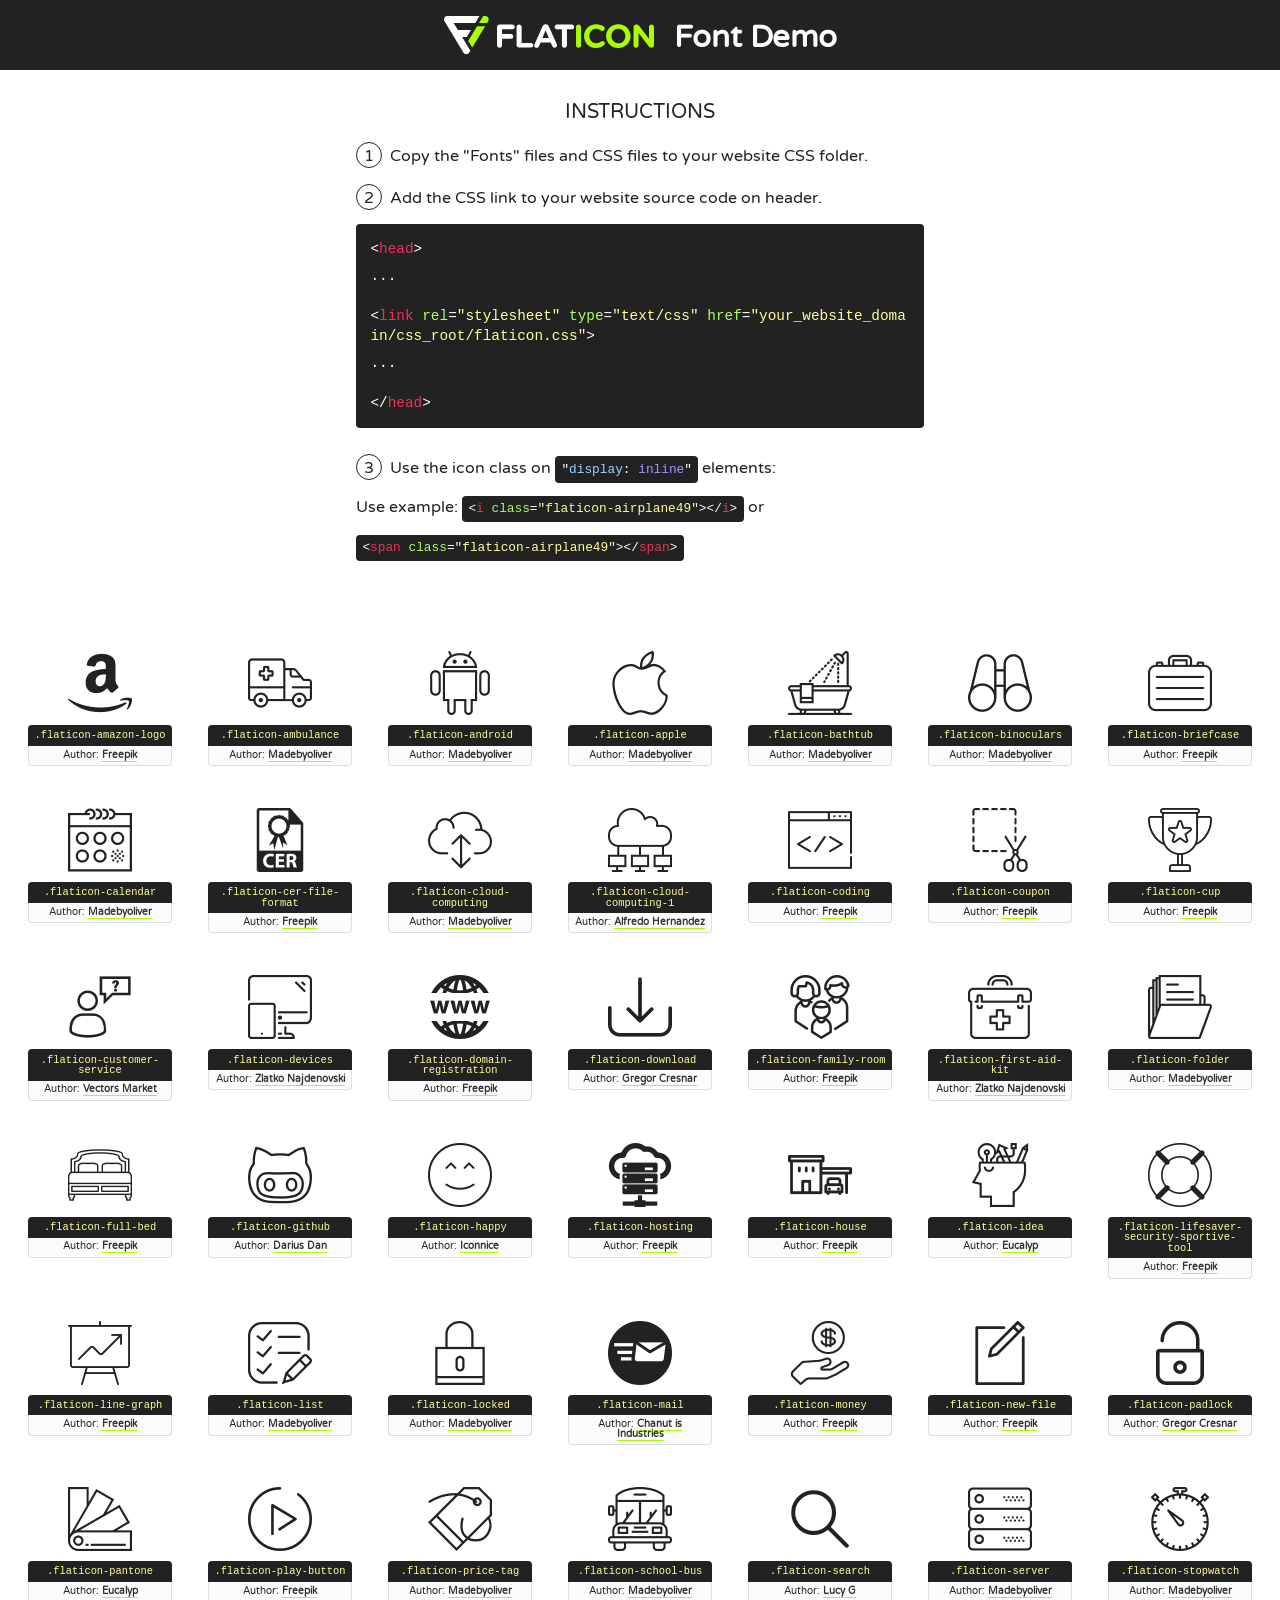
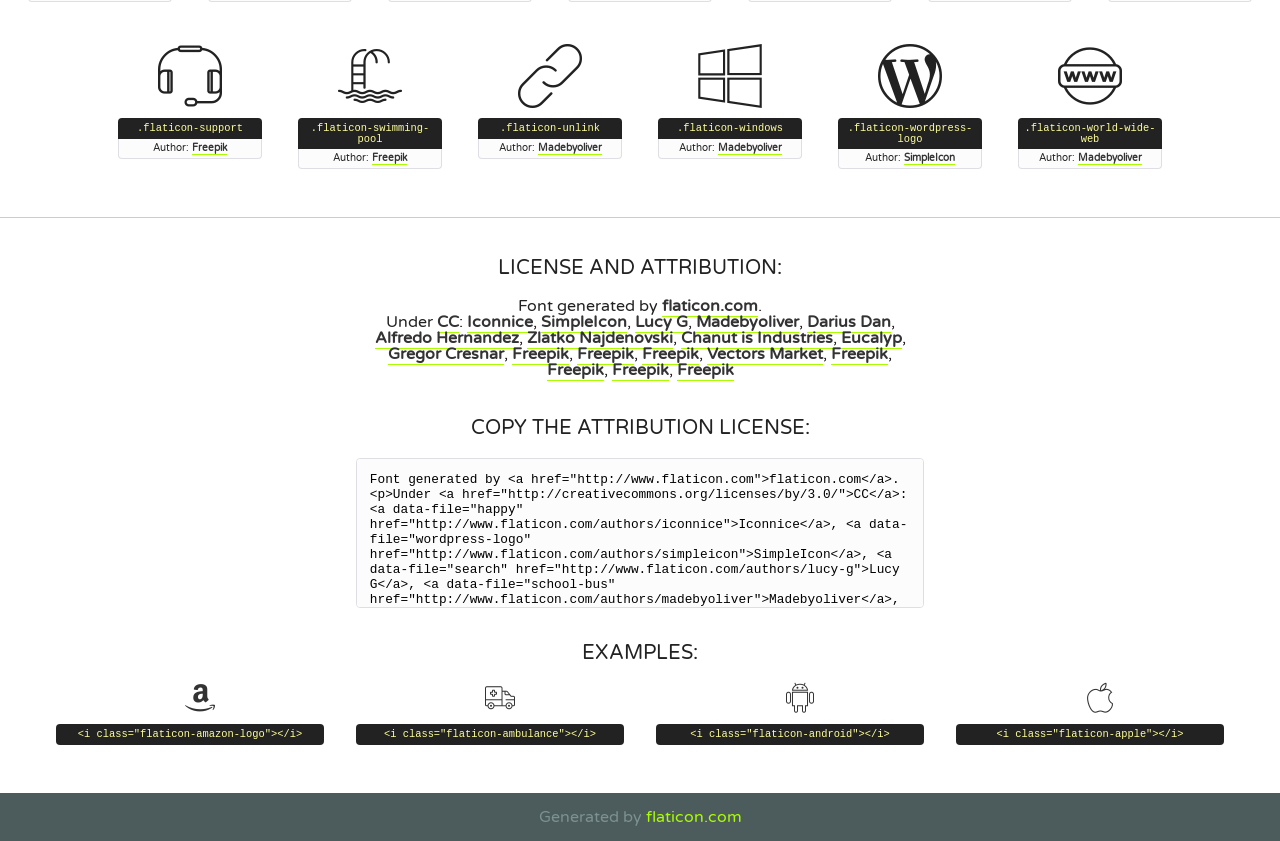
<file: fonts/flaticon.html>
<!DOCTYPE html>
<!--
  Flaticon icon font: Flaticon
  Creation date: 26/09/2016 00:56
-->
<html>
<!DOCTYPE html>
<html>

<head>
    <title>Flaticon WebFont</title>
    <link href="http://fonts.googleapis.com/css?family=Varela+Round" rel="stylesheet" type="text/css" />
    <link rel="stylesheet" type="text/css" href="flaticon.css">
    <meta charset="UTF-8">
    <style>
    html, body, div, span, applet, object, iframe,
    h1, h2, h3, h4, h5, h6, p, blockquote, pre,
    a, abbr, acronym, address, big, cite, code,
    del, dfn, em, img, ins, kbd, q, s, samp,
    small, strike, strong, sub, sup, tt, var,
    b, u, i, center,
    dl, dt, dd, ol, ul, li,
    fieldset, form, label, legend,
    table, caption, tbody, tfoot, thead, tr, th, td,
    article, aside, canvas, details, embed, 
    figure, figcaption, footer, header, hgroup, 
    menu, nav, output, ruby, section, summary,
    time, mark, audio, video {
        margin: 0;
        padding: 0;
        border: 0;
        font-size: 100%;
        font: inherit;
        vertical-align: baseline;
    }
    /* HTML5 display-role reset for older browsers */
    article, aside, details, figcaption, figure, 
    footer, header, hgroup, menu, nav, section {
        display: block;
    }
    body {
        line-height: 1;
    }
    ol, ul {
        list-style: none;
    }
    blockquote, q {
        quotes: none;
    }
    blockquote:before, blockquote:after,
    q:before, q:after {
        content: '';
        content: none;
    }
    table {
        border-collapse: collapse;
        border-spacing: 0;
    }
    body {
        font-family: 'Varela Round', Helvetica, Arial, sans-serif;
        font-size: 16px;
        color: #222;
    }
    a {
        color: #333;
        border-bottom: 1px solid #a9fd00;
        font-weight: bold;
        text-decoration: none;
    }
    * {
        -moz-box-sizing: border-box;
        -webkit-box-sizing: border-box;
        box-sizing: border-box;
        margin: 0;
        padding: 0;
    }
    [class^="flaticon-"]:before, [class*=" flaticon-"]:before, [class^="flaticon-"]:after, [class*=" flaticon-"]:after {
        font-family: Flaticon;
        font-size: 30px;
        font-style: normal;
        margin-left: 20px;
        color: #333;
    }
    .wrapper {
        max-width: 600px;
        margin: auto;
        padding: 0 1em;
    }
    .title {
        font-size: 1.25em;
        text-align: center;
        margin-bottom: 1em;
        text-transform: uppercase;
    }
    header {
        text-align: center;
        background-color: #222;
        color: #fff;
        padding: 1em;
    }
    header .logo {
        width: 210px;
        height: 38px;
        display: inline-block;
        vertical-align: middle;
        margin-right: 1em;
        border: none;
    }
    header strong {
        font-size: 1.95em;
        font-weight: bold;
        vertical-align: middle;
        margin-top: 5px;
        display: inline-block;
    }
    .demo {
        margin: 2em auto;
        line-height: 1.25em;
    }
    .demo ul li {
        margin-bottom: 1em;
    }
    .demo ul li .num {
        color: #222;
        border-radius: 20px;
        display: inline-block;
        width: 26px;
        padding: 3px;
        height: 26px;
        text-align: center;
        margin-right: 0.5em;
        border: 1px solid #222;
    }
    .demo ul li code {
        background-color: #222;
        border-radius: 4px;
        padding: 0.25em 0.5em;
        display: inline-block;
        color: #fff;
        font-family: Consolas,Monaco,Lucida Console,Liberation Mono,DejaVu Sans Mono,Bitstream Vera Sans Mono,Courier New, monospace;
        font-weight: lighter;
        margin-top: 1em;
        font-size: 0.8em;
        word-break: break-all;
    }
    .demo ul li code.big {
        padding: 1em;
        font-size: 0.9em;
    }
    .demo ul li code .red {
        color: #EF3159;
    }
    .demo ul li code .green {
        color: #ACFF65;
    }
    .demo ul li code .yellow {
        color: #FFFF99;
    }
    .demo ul li code .blue {
        color: #99D3FF;
    }
    .demo ul li code .purple {
        color: #A295FF;
    }
    .demo ul li code .dots {
        margin-top: 0.5em;
        display: block;
    }
    #glyphs {
        border-bottom: 1px solid #ccc;
        padding: 2em 0;
        text-align: center;
    }
    .glyph {
        display: inline-block;
        width: 9em;
        margin: 1em;
        text-align: center;
        vertical-align: top;
        background: #FFF;
    }
    .glyph .glyph-icon {
        padding: 10px;
        display: block;
        font-family:"Flaticon";
        font-size: 64px;
        line-height: 1;
    }
    .glyph .glyph-icon:before {
        font-size: 64px;
        color: #222;
        margin-left: 0;
    }
    .class-name {
        font-size: 0.65em;
        background-color: #222;
        color: #fff;
        border-radius: 4px 4px 0 0;
        padding: 0.5em;
        color: #FFFF99;
        font-family: Consolas,Monaco,Lucida Console,Liberation Mono,DejaVu Sans Mono,Bitstream Vera Sans Mono,Courier New, monospace;
    }
    .author-name {
        font-size: 0.6em;
        background-color: #fcfcfd;
        border: 1px solid #DEDEE4;
        border-top: 0;
        border-radius: 0 0 4px 4px;
        padding: 0.5em;
    }
    .class-name:last-child {
        font-size: 10px;
        color:#888;
    }
    .class-name:last-child a {
        font-size: 10px;
        color:#555;
    }
    .class-name:last-child a:hover {
        color:#a9fd00;
    }
    .glyph > input {
        display: block;
        width: 100px;
        margin: 5px auto;
        text-align: center;
        font-size: 12px;
        cursor: text;
    }
    .glyph > input.icon-input {
        font-family:"Flaticon";
        font-size: 16px;
        margin-bottom: 10px;
    }
    .attribution .title {
        margin-top: 2em;
    }
    .attribution textarea {
        background-color: #fcfcfd;
        padding: 1em;
        border: none;
        box-shadow: none;
        border: 1px solid #DEDEE4;
        border-radius: 4px;
        resize: none;
        width: 100%;
        height: 150px;
        font-size: 0.8em;
        font-family: Consolas,Monaco,Lucida Console,Liberation Mono,DejaVu Sans Mono,Bitstream Vera Sans Mono,Courier New, monospace;
        -webkit-appearance: none;
    }
    .iconsuse {
        margin: 2em auto;
        text-align: center;
        max-width: 1200px;
    }
    .iconsuse:after {
        content: '';
        display: table;
        clear: both;
    }
    .iconsuse .image {
        float: left;
        width: 25%;
        padding: 0 1em;
    }
    .iconsuse .image p {
        margin-bottom: 1em;
    }
    .iconsuse .image span {
        display: block;
        font-size: 0.65em;
        background-color: #222;
        color: #fff;
        border-radius: 4px;
        padding: 0.5em;
        color: #FFFF99;
        margin-top: 1em;
        font-family: Consolas,Monaco,Lucida Console,Liberation Mono,DejaVu Sans Mono,Bitstream Vera Sans Mono,Courier New, monospace;
    }
    #footer {
        text-align: center;
        background-color: #4C5B5C;
        color: #7c9192;
        padding: 1em;
    }
    #footer a {
        border: none;
        color: #a9fd00;
        font-weight: normal;
    }
    @media (max-width: 960px) {
        .iconsuse .image {
            width: 50%;
        }
    }
    @media (max-width: 560px) {
        .iconsuse .image {
            width: 100%;
        }
    }
    </style>
</head>

<body class="characters-off">

    <header>
        <a href="http://www.flaticon.com" target="_blank" class="logo">
            <svg version="1.1" xmlns="http://www.w3.org/2000/svg" xmlns:xlink="http://www.w3.org/1999/xlink" xmlns:a="http://ns.adobe.com/AdobeSVGViewerExtensions/3.0/" viewBox="0 0 560.875 102.036" enable-background="new 0 0 560.875 102.036" xml:space="preserve">
                <defs>
                </defs>
                <g>
                    <g class="letters">
                        <path fill="#ffffff" d="M141.596,29.675c0-3.777,2.985-6.767,6.764-6.767h34.438c3.426,0,6.15,2.728,6.15,6.15
                        c0,3.43-2.724,6.149-6.15,6.149h-27.674v13.091h23.719c3.429,0,6.151,2.724,6.151,6.15c0,3.43-2.723,6.149-6.151,6.149h-23.719
                        v17.574c0,3.773-2.986,6.761-6.764,6.761c-3.779,0-6.764-2.989-6.764-6.761V29.675z"></path>
                        <path fill="#ffffff" d="M193.844,29.149c0-3.781,2.985-6.767,6.764-6.767c3.776,0,6.763,2.985,6.763,6.767v42.957h25.039
                        c3.426,0,6.149,2.726,6.149,6.153c0,3.425-2.723,6.15-6.149,6.15h-31.802c-3.779,0-6.764-2.986-6.764-6.768V29.149z"></path>
                        <path fill="#ffffff" d="M241.891,75.71l21.438-48.407c1.492-3.341,4.215-5.357,7.906-5.357h0.792
                        c3.686,0,6.323,2.017,7.815,5.357l21.439,48.407c0.436,0.967,0.701,1.845,0.701,2.723c0,3.602-2.809,6.501-6.414,6.501
                        c-3.161,0-5.269-1.845-6.499-4.655l-4.132-9.661h-27.059l-4.301,10.102c-1.144,2.631-3.426,4.214-6.237,4.214
                        c-3.517,0-6.24-2.81-6.24-6.325C241.1,77.64,241.451,76.677,241.891,75.71z M279.932,58.666l-8.521-20.297l-8.526,20.297H279.932
                        z"></path>
                        <path fill="#ffffff" d="M314.864,35.387H301.86c-3.429,0-6.239-2.813-6.239-6.238c0-3.429,2.811-6.24,6.239-6.24h39.533
                        c3.426,0,6.237,2.811,6.237,6.24c0,3.425-2.811,6.238-6.237,6.238h-13.001v42.785c0,3.773-2.99,6.761-6.764,6.761
                        c-3.779,0-6.764-2.989-6.764-6.761V35.387z"></path>
                        <path fill="#A9FD00" d="M352.615,29.149c0-3.781,2.985-6.767,6.767-6.767c3.774,0,6.761,2.985,6.761,6.767v49.024
                        c0,3.773-2.987,6.761-6.761,6.761c-3.781,0-6.767-2.989-6.767-6.761V29.149z"></path>
                        <path fill="#A9FD00" d="M374.132,53.836v-0.179c0-17.481,13.178-31.801,32.065-31.801c9.22,0,15.459,2.458,20.557,6.238
                        c1.402,1.054,2.637,2.985,2.637,5.357c0,3.692-2.985,6.59-6.681,6.59c-1.845,0-3.071-0.702-4.044-1.319
                        c-3.776-2.813-7.729-4.393-12.562-4.393c-10.364,0-17.831,8.611-17.831,19.154v0.173c0,10.542,7.291,19.329,17.831,19.329
                        c5.715,0,9.492-1.756,13.359-4.834c1.049-0.874,2.458-1.491,4.039-1.491c3.429,0,6.325,2.813,6.325,6.236
                        c0,2.106-1.056,3.78-2.282,4.834c-5.539,4.834-12.036,7.733-21.878,7.733C387.572,85.464,374.132,71.493,374.132,53.836z"></path>
                        <path fill="#A9FD00" d="M433.009,53.836v-0.179c0-17.481,13.79-31.801,32.766-31.801c18.981,0,32.592,14.143,32.592,31.628v0.173
                        c0,17.483-13.785,31.807-32.769,31.807C446.625,85.464,433.009,71.32,433.009,53.836z M484.224,53.836v-0.179
                        c0-10.539-7.725-19.326-18.626-19.326c-10.893,0-18.449,8.611-18.449,19.154v0.173c0,10.542,7.73,19.329,18.626,19.329
                        C476.676,72.986,484.224,64.378,484.224,53.836z"></path>
                        <path fill="#A9FD00" d="M506.233,29.321c0-3.774,2.99-6.763,6.767-6.763h1.401c3.252,0,5.183,1.583,7.029,3.953l26.093,34.265
                        V29.059c0-3.692,2.99-6.677,6.681-6.677c3.683,0,6.671,2.985,6.671,6.677v48.934c0,3.78-2.987,6.765-6.764,6.765h-0.436
                        c-3.257,0-5.188-1.581-7.034-3.953l-27.056-35.492v32.944c0,3.687-2.985,6.676-6.678,6.676c-3.683,0-6.673-2.989-6.673-6.676
                        V29.321z"></path>
                    </g>
                    <g class="insignia">
                        <path fill="#ffffff" d="M48.372,56.137h12.517l11.156-18.537H37.186L25.688,18.539h57.825L94.668,0H9.271
                        C5.925,0,2.842,1.801,1.198,4.716c-1.644,2.907-1.593,6.482,0.134,9.343l50.38,83.501c1.678,2.781,4.689,4.476,7.938,4.476
                        c3.246,0,6.257-1.695,7.935-4.476l2.898-4.804L48.372,56.137z"></path>
                        <g class="i">
                            <path fill="#A9FD00" d="M93.575,18.539h0.031v0.004l21.652,0.004l2.705-4.488c1.727-2.861,1.778-6.436,0.133-9.343
                            C116.454,1.801,113.371,0,110.026,0h-5.294L93.575,18.539z"></path>
                            <polygon fill="#A9FD00" points="88.291,27.356 64.725,66.486 75.519,84.404 109.942,27.356"></polygon>
                        </g>
                    </g>
                </g>
            </svg>
        </a>
        <strong>Font Demo</strong>
    </header>


    <section class="demo wrapper">

        <p class="title">Instructions</p>

        <ul>
            <li>
                <span class="num">1</span>Copy the "Fonts" files and CSS files to your website CSS folder.
            </li>
            <li>
                <span class="num">2</span>Add the CSS link to your website source code on header.
                <code class="big">
                    &lt;<span class="red">head</span>&gt;
                    <br/><span class="dots">...</span>
                    <br/>&lt;<span class="red">link</span> <span class="green">rel</span>=<span class="yellow">"stylesheet"</span> <span class="green">type</span>=<span class="yellow">"text/css"</span> <span class="green">href</span>=<span class="yellow">"your_website_domain/css_root/flaticon.css"</span>&gt;
                    <br/><span class="dots">...</span>
                    <br/>&lt;/<span class="red">head</span>&gt;
                </code>
            </li>

            <li>
                <p>
                    <span class="num">3</span>Use the icon class on <code>"<span class="blue">display</span>:<span class="purple"> inline</span>"</code> elements:
                    <br />
                    Use example: <code>&lt;<span class="red">i</span> <span class="green">class</span>=<span class="yellow">&quot;flaticon-airplane49&quot;</span>&gt;&lt;/<span class="red">i</span>&gt;</code> or <code>&lt;<span class="red">span</span> <span class="green">class</span>=<span class="yellow">&quot;flaticon-airplane49&quot;</span>&gt;&lt;/<span class="red">span</span>&gt;</code>
            </li>
        </ul>

    </section>




   <section id="glyphs">          
    
      
        <div class="glyph"><div class="glyph-icon flaticon-amazon-logo"></div>
            <div class="class-name">.flaticon-amazon-logo</div>
            <div class="author-name">Author: <a data-file="amazon-logo" href="http://www.freepik.com">Freepik</a> </div> 
        </div>        
        
        <div class="glyph"><div class="glyph-icon flaticon-ambulance"></div>
            <div class="class-name">.flaticon-ambulance</div>
            <div class="author-name">Author: <a data-file="ambulance" href="http://www.flaticon.com/authors/madebyoliver">Madebyoliver</a> </div> 
        </div>        
        
        <div class="glyph"><div class="glyph-icon flaticon-android"></div>
            <div class="class-name">.flaticon-android</div>
            <div class="author-name">Author: <a data-file="android" href="http://www.flaticon.com/authors/madebyoliver">Madebyoliver</a> </div> 
        </div>        
        
        <div class="glyph"><div class="glyph-icon flaticon-apple"></div>
            <div class="class-name">.flaticon-apple</div>
            <div class="author-name">Author: <a data-file="apple" href="http://www.flaticon.com/authors/madebyoliver">Madebyoliver</a> </div> 
        </div>        
        
        <div class="glyph"><div class="glyph-icon flaticon-bathtub"></div>
            <div class="class-name">.flaticon-bathtub</div>
            <div class="author-name">Author: <a data-file="bathtub" href="http://www.flaticon.com/authors/madebyoliver">Madebyoliver</a> </div> 
        </div>        
        
        <div class="glyph"><div class="glyph-icon flaticon-binoculars"></div>
            <div class="class-name">.flaticon-binoculars</div>
            <div class="author-name">Author: <a data-file="binoculars" href="http://www.flaticon.com/authors/madebyoliver">Madebyoliver</a> </div> 
        </div>        
        
        <div class="glyph"><div class="glyph-icon flaticon-briefcase"></div>
            <div class="class-name">.flaticon-briefcase</div>
            <div class="author-name">Author: <a data-file="briefcase" href="http://www.flaticon.com/authors/freepik">Freepik</a> </div> 
        </div>        
        
        <div class="glyph"><div class="glyph-icon flaticon-calendar"></div>
            <div class="class-name">.flaticon-calendar</div>
            <div class="author-name">Author: <a data-file="calendar" href="http://www.flaticon.com/authors/madebyoliver">Madebyoliver</a> </div> 
        </div>        
        
        <div class="glyph"><div class="glyph-icon flaticon-cer-file-format"></div>
            <div class="class-name">.flaticon-cer-file-format</div>
            <div class="author-name">Author: <a data-file="cer-file-format" href="http://www.freepik.com">Freepik</a> </div> 
        </div>        
        
        <div class="glyph"><div class="glyph-icon flaticon-cloud-computing"></div>
            <div class="class-name">.flaticon-cloud-computing</div>
            <div class="author-name">Author: <a data-file="cloud-computing" href="http://www.flaticon.com/authors/madebyoliver">Madebyoliver</a> </div> 
        </div>        
        
        <div class="glyph"><div class="glyph-icon flaticon-cloud-computing-1"></div>
            <div class="class-name">.flaticon-cloud-computing-1</div>
            <div class="author-name">Author: <a data-file="cloud-computing-1" href="http://www.flaticon.com/authors/alfredo-hernandez">Alfredo Hernandez</a> </div> 
        </div>        
        
        <div class="glyph"><div class="glyph-icon flaticon-coding"></div>
            <div class="class-name">.flaticon-coding</div>
            <div class="author-name">Author: <a data-file="coding" href="http://www.flaticon.com/authors/freepik">Freepik</a> </div> 
        </div>        
        
        <div class="glyph"><div class="glyph-icon flaticon-coupon"></div>
            <div class="class-name">.flaticon-coupon</div>
            <div class="author-name">Author: <a data-file="coupon" href="http://www.flaticon.com/authors/freepik">Freepik</a> </div> 
        </div>        
        
        <div class="glyph"><div class="glyph-icon flaticon-cup"></div>
            <div class="class-name">.flaticon-cup</div>
            <div class="author-name">Author: <a data-file="cup" href="http://www.flaticon.com/authors/freepik">Freepik</a> </div> 
        </div>        
        
        <div class="glyph"><div class="glyph-icon flaticon-customer-service"></div>
            <div class="class-name">.flaticon-customer-service</div>
            <div class="author-name">Author: <a data-file="customer-service" href="http://www.flaticon.com/authors/vectors-market">Vectors Market</a> </div> 
        </div>        
        
        <div class="glyph"><div class="glyph-icon flaticon-devices"></div>
            <div class="class-name">.flaticon-devices</div>
            <div class="author-name">Author: <a data-file="devices" href="http://www.flaticon.com/authors/zlatko-najdenovski">Zlatko Najdenovski</a> </div> 
        </div>        
        
        <div class="glyph"><div class="glyph-icon flaticon-domain-registration"></div>
            <div class="class-name">.flaticon-domain-registration</div>
            <div class="author-name">Author: <a data-file="domain-registration" href="http://www.freepik.com">Freepik</a> </div> 
        </div>        
        
        <div class="glyph"><div class="glyph-icon flaticon-download"></div>
            <div class="class-name">.flaticon-download</div>
            <div class="author-name">Author: <a data-file="download" href="http://www.flaticon.com/authors/gregor-cresnar">Gregor Cresnar</a> </div> 
        </div>        
        
        <div class="glyph"><div class="glyph-icon flaticon-family-room"></div>
            <div class="class-name">.flaticon-family-room</div>
            <div class="author-name">Author: <a data-file="family-room" href="http://www.flaticon.com/authors/freepik">Freepik</a> </div> 
        </div>        
        
        <div class="glyph"><div class="glyph-icon flaticon-first-aid-kit"></div>
            <div class="class-name">.flaticon-first-aid-kit</div>
            <div class="author-name">Author: <a data-file="first-aid-kit" href="http://www.flaticon.com/authors/zlatko-najdenovski">Zlatko Najdenovski</a> </div> 
        </div>        
        
        <div class="glyph"><div class="glyph-icon flaticon-folder"></div>
            <div class="class-name">.flaticon-folder</div>
            <div class="author-name">Author: <a data-file="folder" href="http://www.flaticon.com/authors/madebyoliver">Madebyoliver</a> </div> 
        </div>        
        
        <div class="glyph"><div class="glyph-icon flaticon-full-bed"></div>
            <div class="class-name">.flaticon-full-bed</div>
            <div class="author-name">Author: <a data-file="full-bed" href="http://www.freepik.com">Freepik</a> </div> 
        </div>        
        
        <div class="glyph"><div class="glyph-icon flaticon-github"></div>
            <div class="class-name">.flaticon-github</div>
            <div class="author-name">Author: <a data-file="github" href="http://www.flaticon.com/authors/darius-dan">Darius Dan</a> </div> 
        </div>        
        
        <div class="glyph"><div class="glyph-icon flaticon-happy"></div>
            <div class="class-name">.flaticon-happy</div>
            <div class="author-name">Author: <a data-file="happy" href="http://www.flaticon.com/authors/iconnice">Iconnice</a> </div> 
        </div>        
        
        <div class="glyph"><div class="glyph-icon flaticon-hosting"></div>
            <div class="class-name">.flaticon-hosting</div>
            <div class="author-name">Author: <a data-file="hosting" href="http://www.freepik.com">Freepik</a> </div> 
        </div>        
        
        <div class="glyph"><div class="glyph-icon flaticon-house"></div>
            <div class="class-name">.flaticon-house</div>
            <div class="author-name">Author: <a data-file="house" href="http://www.flaticon.com/authors/freepik">Freepik</a> </div> 
        </div>        
        
        <div class="glyph"><div class="glyph-icon flaticon-idea"></div>
            <div class="class-name">.flaticon-idea</div>
            <div class="author-name">Author: <a data-file="idea" href="http://www.flaticon.com/authors/eucalyp">Eucalyp</a> </div> 
        </div>        
        
        <div class="glyph"><div class="glyph-icon flaticon-lifesaver-security-sportive-tool"></div>
            <div class="class-name">.flaticon-lifesaver-security-sportive-tool</div>
            <div class="author-name">Author: <a data-file="lifesaver-security-sportive-tool" href="http://www.freepik.com">Freepik</a> </div> 
        </div>        
        
        <div class="glyph"><div class="glyph-icon flaticon-line-graph"></div>
            <div class="class-name">.flaticon-line-graph</div>
            <div class="author-name">Author: <a data-file="line-graph" href="http://www.flaticon.com/authors/freepik">Freepik</a> </div> 
        </div>        
        
        <div class="glyph"><div class="glyph-icon flaticon-list"></div>
            <div class="class-name">.flaticon-list</div>
            <div class="author-name">Author: <a data-file="list" href="http://www.flaticon.com/authors/madebyoliver">Madebyoliver</a> </div> 
        </div>        
        
        <div class="glyph"><div class="glyph-icon flaticon-locked"></div>
            <div class="class-name">.flaticon-locked</div>
            <div class="author-name">Author: <a data-file="locked" href="http://www.flaticon.com/authors/madebyoliver">Madebyoliver</a> </div> 
        </div>        
        
        <div class="glyph"><div class="glyph-icon flaticon-mail"></div>
            <div class="class-name">.flaticon-mail</div>
            <div class="author-name">Author: <a data-file="mail" href="http://www.flaticon.com/authors/chanut-is-industries">Chanut is Industries</a> </div> 
        </div>        
        
        <div class="glyph"><div class="glyph-icon flaticon-money"></div>
            <div class="class-name">.flaticon-money</div>
            <div class="author-name">Author: <a data-file="money" href="http://www.flaticon.com/authors/freepik">Freepik</a> </div> 
        </div>        
        
        <div class="glyph"><div class="glyph-icon flaticon-new-file"></div>
            <div class="class-name">.flaticon-new-file</div>
            <div class="author-name">Author: <a data-file="new-file" href="http://www.flaticon.com/authors/freepik">Freepik</a> </div> 
        </div>        
        
        <div class="glyph"><div class="glyph-icon flaticon-padlock"></div>
            <div class="class-name">.flaticon-padlock</div>
            <div class="author-name">Author: <a data-file="padlock" href="http://www.flaticon.com/authors/gregor-cresnar">Gregor Cresnar</a> </div> 
        </div>        
        
        <div class="glyph"><div class="glyph-icon flaticon-pantone"></div>
            <div class="class-name">.flaticon-pantone</div>
            <div class="author-name">Author: <a data-file="pantone" href="http://www.flaticon.com/authors/eucalyp">Eucalyp</a> </div> 
        </div>        
        
        <div class="glyph"><div class="glyph-icon flaticon-play-button"></div>
            <div class="class-name">.flaticon-play-button</div>
            <div class="author-name">Author: <a data-file="play-button" href="http://www.flaticon.com/authors/freepik">Freepik</a> </div> 
        </div>        
        
        <div class="glyph"><div class="glyph-icon flaticon-price-tag"></div>
            <div class="class-name">.flaticon-price-tag</div>
            <div class="author-name">Author: <a data-file="price-tag" href="http://www.flaticon.com/authors/madebyoliver">Madebyoliver</a> </div> 
        </div>        
        
        <div class="glyph"><div class="glyph-icon flaticon-school-bus"></div>
            <div class="class-name">.flaticon-school-bus</div>
            <div class="author-name">Author: <a data-file="school-bus" href="http://www.flaticon.com/authors/madebyoliver">Madebyoliver</a> </div> 
        </div>        
        
        <div class="glyph"><div class="glyph-icon flaticon-search"></div>
            <div class="class-name">.flaticon-search</div>
            <div class="author-name">Author: <a data-file="search" href="http://www.flaticon.com/authors/lucy-g">Lucy G</a> </div> 
        </div>        
        
        <div class="glyph"><div class="glyph-icon flaticon-server"></div>
            <div class="class-name">.flaticon-server</div>
            <div class="author-name">Author: <a data-file="server" href="http://www.flaticon.com/authors/madebyoliver">Madebyoliver</a> </div> 
        </div>        
        
        <div class="glyph"><div class="glyph-icon flaticon-stopwatch"></div>
            <div class="class-name">.flaticon-stopwatch</div>
            <div class="author-name">Author: <a data-file="stopwatch" href="http://www.flaticon.com/authors/madebyoliver">Madebyoliver</a> </div> 
        </div>        
        
        <div class="glyph"><div class="glyph-icon flaticon-support"></div>
            <div class="class-name">.flaticon-support</div>
            <div class="author-name">Author: <a data-file="support" href="http://www.flaticon.com/authors/freepik">Freepik</a> </div> 
        </div>        
        
        <div class="glyph"><div class="glyph-icon flaticon-swimming-pool"></div>
            <div class="class-name">.flaticon-swimming-pool</div>
            <div class="author-name">Author: <a data-file="swimming-pool" href="http://www.flaticon.com/authors/freepik">Freepik</a> </div> 
        </div>        
        
        <div class="glyph"><div class="glyph-icon flaticon-unlink"></div>
            <div class="class-name">.flaticon-unlink</div>
            <div class="author-name">Author: <a data-file="unlink" href="http://www.flaticon.com/authors/madebyoliver">Madebyoliver</a> </div> 
        </div>        
        
        <div class="glyph"><div class="glyph-icon flaticon-windows"></div>
            <div class="class-name">.flaticon-windows</div>
            <div class="author-name">Author: <a data-file="windows" href="http://www.flaticon.com/authors/madebyoliver">Madebyoliver</a> </div> 
        </div>        
        
        <div class="glyph"><div class="glyph-icon flaticon-wordpress-logo"></div>
            <div class="class-name">.flaticon-wordpress-logo</div>
            <div class="author-name">Author: <a data-file="wordpress-logo" href="http://www.flaticon.com/authors/simpleicon">SimpleIcon</a> </div> 
        </div>        
        
        <div class="glyph"><div class="glyph-icon flaticon-world-wide-web"></div>
            <div class="class-name">.flaticon-world-wide-web</div>
            <div class="author-name">Author: <a data-file="world-wide-web" href="http://www.flaticon.com/authors/madebyoliver">Madebyoliver</a> </div> 
        </div>        
        

    </section>



    <section class="attribution wrapper"   style="text-align:center;">

      <div class="title">License and attribution:</div><div class="attrDiv">Font generated by <a href="http://www.flaticon.com">flaticon.com</a>. <div><p>Under <a href="http://creativecommons.org/licenses/by/3.0/">CC</a>: <a data-file="happy" href="http://www.flaticon.com/authors/iconnice">Iconnice</a>, <a data-file="wordpress-logo" href="http://www.flaticon.com/authors/simpleicon">SimpleIcon</a>, <a data-file="search" href="http://www.flaticon.com/authors/lucy-g">Lucy G</a>, <a data-file="school-bus" href="http://www.flaticon.com/authors/madebyoliver">Madebyoliver</a>, <a data-file="github" href="http://www.flaticon.com/authors/darius-dan">Darius Dan</a>, <a data-file="cloud-computing-1" href="http://www.flaticon.com/authors/alfredo-hernandez">Alfredo Hernandez</a>, <a data-file="devices" href="http://www.flaticon.com/authors/zlatko-najdenovski">Zlatko Najdenovski</a>, <a data-file="mail" href="http://www.flaticon.com/authors/chanut-is-industries">Chanut is Industries</a>, <a data-file="pantone" href="http://www.flaticon.com/authors/eucalyp">Eucalyp</a>, <a data-file="padlock" href="http://www.flaticon.com/authors/gregor-cresnar">Gregor Cresnar</a>, <a data-file="swimming-pool" href="http://www.flaticon.com/authors/freepik">Freepik</a>, <a data-file="play-button" href="http://www.flaticon.com/authors/freepik">Freepik</a>, <a data-file="full-bed" href="http://www.freepik.com">Freepik</a>, <a data-file="customer-service" href="http://www.flaticon.com/authors/vectors-market">Vectors Market</a>, <a data-file="coding" href="http://www.flaticon.com/authors/freepik">Freepik</a>, <a data-file="support" href="http://www.flaticon.com/authors/freepik">Freepik</a>, <a data-file="house" href="http://www.flaticon.com/authors/freepik">Freepik</a>, <a data-file="family-room" href="http://www.flaticon.com/authors/freepik">Freepik</a></p>  </div>
      </div>
      <div class="title">Copy the Attribution License:</div>

    <textarea onclick="this.focus();this.select();">Font generated by &lt;a href=&quot;http://www.flaticon.com&quot;&gt;flaticon.com&lt;/a&gt;. <p>Under <a href="http://creativecommons.org/licenses/by/3.0/">CC</a>: <a data-file="happy" href="http://www.flaticon.com/authors/iconnice">Iconnice</a>, <a data-file="wordpress-logo" href="http://www.flaticon.com/authors/simpleicon">SimpleIcon</a>, <a data-file="search" href="http://www.flaticon.com/authors/lucy-g">Lucy G</a>, <a data-file="school-bus" href="http://www.flaticon.com/authors/madebyoliver">Madebyoliver</a>, <a data-file="github" href="http://www.flaticon.com/authors/darius-dan">Darius Dan</a>, <a data-file="cloud-computing-1" href="http://www.flaticon.com/authors/alfredo-hernandez">Alfredo Hernandez</a>, <a data-file="devices" href="http://www.flaticon.com/authors/zlatko-najdenovski">Zlatko Najdenovski</a>, <a data-file="mail" href="http://www.flaticon.com/authors/chanut-is-industries">Chanut is Industries</a>, <a data-file="pantone" href="http://www.flaticon.com/authors/eucalyp">Eucalyp</a>, <a data-file="padlock" href="http://www.flaticon.com/authors/gregor-cresnar">Gregor Cresnar</a>, <a data-file="swimming-pool" href="http://www.flaticon.com/authors/freepik">Freepik</a>, <a data-file="play-button" href="http://www.flaticon.com/authors/freepik">Freepik</a>, <a data-file="full-bed" href="http://www.freepik.com">Freepik</a>, <a data-file="customer-service" href="http://www.flaticon.com/authors/vectors-market">Vectors Market</a>, <a data-file="coding" href="http://www.flaticon.com/authors/freepik">Freepik</a>, <a data-file="support" href="http://www.flaticon.com/authors/freepik">Freepik</a>, <a data-file="house" href="http://www.flaticon.com/authors/freepik">Freepik</a>, <a data-file="family-room" href="http://www.flaticon.com/authors/freepik">Freepik</a></p>  
     </textarea>

    </section>

    <section class="iconsuse">

          <div class="title">Examples:</div>            
             
            <div class="image">
                <p>
                    <i class="glyph-icon flaticon-amazon-logo"></i> 
                    <span>&lt;i class=&quot;flaticon-amazon-logo&quot;&gt;&lt;/i&gt;</span>
                </p>
            </div>
            
            <div class="image">
                <p>
                    <i class="glyph-icon flaticon-ambulance"></i> 
                    <span>&lt;i class=&quot;flaticon-ambulance&quot;&gt;&lt;/i&gt;</span>
                </p>
            </div>
            
            <div class="image">
                <p>
                    <i class="glyph-icon flaticon-android"></i> 
                    <span>&lt;i class=&quot;flaticon-android&quot;&gt;&lt;/i&gt;</span>
                </p>
            </div>
            
            <div class="image">
                <p>
                    <i class="glyph-icon flaticon-apple"></i> 
                    <span>&lt;i class=&quot;flaticon-apple&quot;&gt;&lt;/i&gt;</span>
                </p>
            </div>
                       
        </div>
                            
    </section>

<div id="footer">
    <div>Generated by <a href="http://www.flaticon.com">flaticon.com</a>
    </div>
</div>



</body>
</html>
</file>
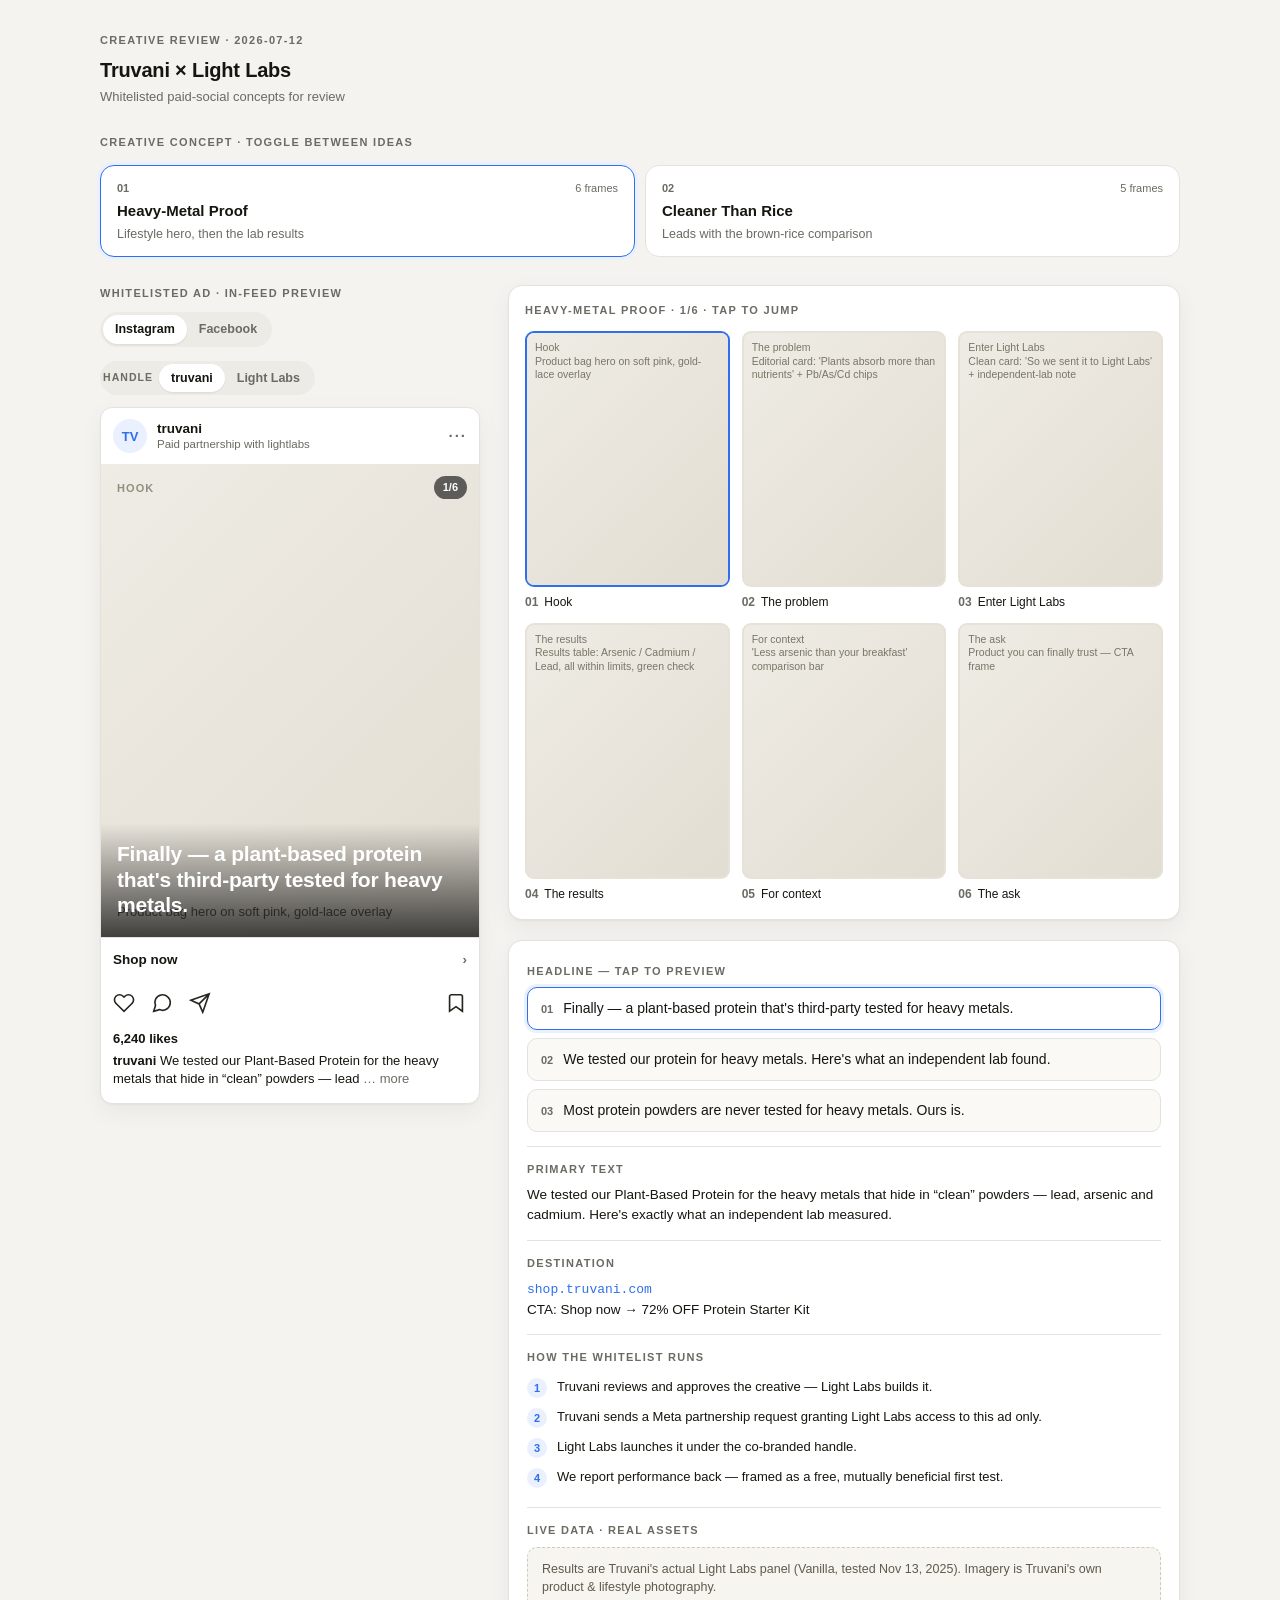
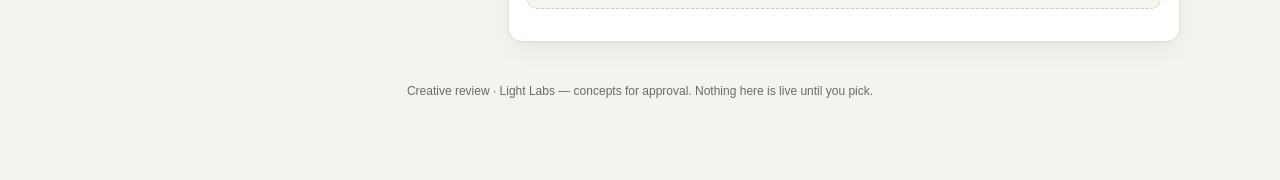
<file: .agents/skills/ad-creative/assets/creative-review-template.html>
<!DOCTYPE html>
<!--
  Creative Review Page — a shareable ad-creative approval artifact.

  HOW TO USE (agents): replace the JSON inside <script id="review-data"> below
  with the real project. Everything else renders from it. The file is
  self-contained — no build, no network, no dependencies. Open it in a browser,
  host it on any static host (Vercel/Netlify/GitHub Pages), or hand off the
  single .html file.

  THE DATA BLOCK IS JSON, NOT JAVASCRIPT:
    - double-quoted keys and strings, no comments, no trailing commas
    - it is inert data (parsed with JSON.parse), so a value can never execute
    - SECURITY: escape every literal "<" in your text values as \u003c so a
      value like "</script>" can never break out of the tag. All values are
      also HTML-escaped again at render time.

  DATA SHAPE — see references/creative-review-page.md for the annotated spec.
  Images: each frame's "image" may be a local path/file URL or a data URI.
  Remote and protocol-relative URLs are blocked; package images with the page.
  If omitted (or the file is missing), a placeholder shows the frame label +
  the image prompt — use this for concepts not yet rendered to image.
-->
<html lang="en">
<head>
<meta charset="utf-8" />
<meta name="viewport" content="width=device-width, initial-scale=1" />
<title>Creative Review</title>
<style>
  :root {
    --bg: #f4f3f0; --card: #ffffff; --ink: #16150f; --muted: #6b6a63;
    --line: #e4e2dc; --accent: #2f6fed; --accent-soft: #eaf0fe;
    --radius: 14px; --shadow: 0 1px 2px rgba(0,0,0,.04), 0 8px 24px rgba(0,0,0,.05);
  }
  * { box-sizing: border-box; }
  body { margin: 0; background: var(--bg); color: var(--ink);
    font: 15px/1.5 -apple-system, BlinkMacSystemFont, "Segoe UI", Roboto, Helvetica, Arial, sans-serif;
    -webkit-font-smoothing: antialiased; }
  .wrap { max-width: 1120px; margin: 0 auto; padding: 32px 20px 80px; }
  .eyebrow { font-size: 11px; font-weight: 700; letter-spacing: .12em; text-transform: uppercase; color: var(--muted); }
  a { color: var(--accent); }

  header.project { margin-bottom: 28px; }
  header.project h1 { font-size: 20px; margin: 6px 0 2px; letter-spacing: -.01em; }
  header.project .sub { color: var(--muted); font-size: 13px; }

  .concepts { display: grid; grid-template-columns: repeat(auto-fit, minmax(210px, 1fr)); gap: 10px; margin: 14px 0 28px; }
  .concept { text-align: left; background: var(--card); border: 1.5px solid var(--line); border-radius: var(--radius);
    padding: 14px 16px; cursor: pointer; transition: border-color .12s, box-shadow .12s; font: inherit; color: inherit; }
  .concept:hover { border-color: #cfcdc6; }
  .concept[aria-pressed="true"] { border-color: var(--accent); box-shadow: 0 0 0 3px var(--accent-soft); background: #fff; }
  .concept .row1 { display: flex; align-items: baseline; justify-content: space-between; gap: 8px; }
  .concept .num { font-size: 11px; font-weight: 700; color: var(--muted); }
  .concept .frames { font-size: 11px; color: var(--muted); }
  .concept .name { font-weight: 650; font-size: 15px; margin: 4px 0 3px; }
  .concept .tag { font-size: 12.5px; color: var(--muted); line-height: 1.35; }

  .grid { display: grid; grid-template-columns: minmax(0, 380px) minmax(0, 1fr); gap: 28px; align-items: start; }
  @media (max-width: 860px) { .grid { grid-template-columns: 1fr; } }
  .col-label { margin-bottom: 10px; }

  .toggles { display: flex; flex-wrap: wrap; gap: 14px; margin-bottom: 12px; }
  .seg { display: inline-flex; background: #ecebe6; border-radius: 999px; padding: 3px; }
  .seg button { border: 0; background: transparent; font: inherit; font-size: 12.5px; font-weight: 600; color: var(--muted);
    padding: 5px 12px; border-radius: 999px; cursor: pointer; }
  .seg button[aria-pressed="true"] { background: #fff; color: var(--ink); box-shadow: 0 1px 2px rgba(0,0,0,.08); }
  .seg .lbl { align-self: center; font-size: 10.5px; font-weight: 700; letter-spacing: .1em; text-transform: uppercase; color: var(--muted); margin-right: 6px; }

  .post { background: var(--card); border: 1px solid var(--line); border-radius: 12px; overflow: hidden; box-shadow: var(--shadow); }
  .post .top { display: flex; align-items: center; gap: 10px; padding: 11px 12px; }
  .post .avatar { width: 34px; height: 34px; border-radius: 50%; background: var(--accent-soft); color: var(--accent);
    display: grid; place-items: center; font-weight: 700; font-size: 13px; overflow: hidden; flex: none; }
  .post .avatar img { width: 100%; height: 100%; object-fit: cover; }
  .post .who { line-height: 1.2; }
  .post .who .name { font-weight: 650; font-size: 13.5px; }
  .post .who .partner { font-size: 11.5px; color: var(--muted); }
  .post .dots { margin-left: auto; color: var(--muted); font-weight: 700; letter-spacing: 2px; }
  .frame { position: relative; aspect-ratio: 4/5; background: #ded9d0; display: grid; }
  .frame img { width: 100%; height: 100%; object-fit: cover; grid-area: 1/1; z-index: 1; }
  .frame .ph { grid-area: 1/1; display: flex; flex-direction: column; justify-content: space-between; padding: 16px;
    background: linear-gradient(135deg,#efece5,#e2ddd2); }
  .frame .ph .plabel { font-size: 11px; font-weight: 700; letter-spacing: .1em; text-transform: uppercase; color: #948e80; }
  .frame .ph .pprompt { font-size: 13px; color: #5f5a4e; line-height: 1.4; }
  .frame .badge { position: absolute; top: 12px; left: 12px; z-index: 2; background: rgba(255,255,255,.92);
    font-size: 11.5px; font-weight: 600; padding: 5px 10px; border-radius: 999px; display: flex; align-items: center; gap: 5px; }
  .frame .counter { position: absolute; top: 12px; right: 12px; z-index: 2; background: rgba(0,0,0,.6); color: #fff; font-size: 11px;
    font-weight: 600; padding: 3px 9px; border-radius: 999px; }
  .frame .headline { position: absolute; left: 0; right: 0; bottom: 0; z-index: 2; padding: 18px 16px 20px; color: #fff;
    font-size: 21px; font-weight: 700; line-height: 1.2; letter-spacing: -.01em;
    background: linear-gradient(to top, rgba(0,0,0,.72), rgba(0,0,0,0)); }
  .frame .headline.light { color: var(--ink); background: linear-gradient(to top, rgba(255,255,255,.85), rgba(255,255,255,0)); }

  /* Instagram chrome */
  .ig-cta { display: flex; align-items: center; justify-content: space-between; padding: 12px; border-top: 1px solid var(--line);
    font-weight: 600; font-size: 13.5px; }
  .ig-cta .chev { color: var(--muted); }
  .ig-actions { display: flex; gap: 16px; padding: 10px 12px 2px; color: #26251f; }
  .ig-actions svg { width: 22px; height: 22px; }
  .ig-actions .save { margin-left: auto; }
  .likes { padding: 6px 12px 2px; font-weight: 650; font-size: 13px; }
  .caption { padding: 2px 12px 14px; font-size: 13px; line-height: 1.4; }
  .caption .h { font-weight: 650; }
  .caption .more { color: var(--muted); }

  /* Facebook chrome — link card below image + text actions */
  .fb-card { display: flex; align-items: center; gap: 12px; padding: 12px; background: #f3f4f6; border-top: 1px solid var(--line); }
  .fb-card .meta { min-width: 0; flex: 1; }
  .fb-card .dom { font-size: 11px; letter-spacing: .04em; text-transform: uppercase; color: var(--muted); }
  .fb-card .hl { font-size: 14px; font-weight: 650; line-height: 1.25; margin-top: 2px; overflow: hidden; }
  .fb-card .btn { flex: none; background: #e4e6eb; color: #050505; font-weight: 650; font-size: 12.5px; padding: 8px 14px; border-radius: 7px; }
  .fb-actions { display: flex; padding: 4px 12px; border-top: 1px solid var(--line); }
  .fb-actions span { flex: 1; text-align: center; padding: 8px 0; font-size: 13px; font-weight: 600; color: var(--muted); }

  .board { background: var(--card); border: 1px solid var(--line); border-radius: var(--radius); padding: 16px; box-shadow: var(--shadow); margin-bottom: 20px; }
  .board .frames-grid { display: grid; grid-template-columns: repeat(3, 1fr); gap: 12px; margin-top: 12px; }
  @media (max-width: 480px) { .board .frames-grid { grid-template-columns: repeat(2, 1fr); } }
  .thumb { border: 0; background: transparent; padding: 0; cursor: pointer; text-align: left; font: inherit; color: inherit; }
  .thumb .box { aspect-ratio: 4/5; border-radius: 9px; overflow: hidden; border: 2px solid transparent; background: #e7e2d8;
    display: grid; transition: border-color .12s; }
  .thumb[aria-current="true"] .box { border-color: var(--accent); }
  .thumb .box img { width: 100%; height: 100%; object-fit: cover; grid-area: 1/1; z-index: 1; }
  .thumb .box .mini { grid-area: 1/1; padding: 8px; font-size: 10.5px; color: #7a7566; line-height: 1.3;
    background: linear-gradient(135deg,#efece5,#e2ddd2); overflow: hidden; }
  .thumb .cap { margin-top: 6px; font-size: 12px; }
  .thumb .cap .n { color: var(--muted); font-weight: 700; margin-right: 6px; }

  .copy { background: var(--card); border: 1px solid var(--line); border-radius: var(--radius); padding: 18px; box-shadow: var(--shadow); }
  .copy .block { padding: 14px 0; border-top: 1px solid var(--line); }
  .copy .block:first-of-type { border-top: 0; padding-top: 4px; }
  .headline-opt { display: flex; gap: 10px; align-items: flex-start; width: 100%; text-align: left; font: inherit; color: inherit;
    background: #faf9f6; border: 1.5px solid var(--line); border-radius: 10px; padding: 11px 13px; cursor: pointer; margin-top: 8px; }
  .headline-opt[aria-pressed="true"] { border-color: var(--accent); background: #fff; box-shadow: 0 0 0 3px var(--accent-soft); }
  .headline-opt .n { font-size: 11px; font-weight: 700; color: var(--muted); margin-top: 2px; }
  .headline-opt .t { font-size: 14px; line-height: 1.35; }
  .kv { font-size: 13.5px; line-height: 1.5; }
  .kv .dest { color: var(--accent); font-family: ui-monospace, SFMono-Regular, Menlo, monospace; font-size: 13px; }
  .steps { margin: 8px 0 0; padding: 0; list-style: none; }
  .steps li { display: flex; gap: 10px; padding: 5px 0; font-size: 13px; line-height: 1.4; }
  .steps li .i { flex: none; width: 20px; height: 20px; border-radius: 50%; background: var(--accent-soft); color: var(--accent);
    display: grid; place-items: center; font-size: 11px; font-weight: 700; }
  .grounding { background: #f6f5ef; border: 1px dashed #cfcabb; border-radius: 10px; padding: 12px 14px; font-size: 12.5px; color: #5f5a4e; line-height: 1.45; margin-top: 8px; }
  .err { background: #fbeaea; border: 1px solid #e6b7b7; color: #8a2b2b; border-radius: 10px; padding: 14px 16px; font-size: 13px; }
  footer { margin-top: 40px; text-align: center; font-size: 12px; color: var(--muted); }
</style>
</head>
<body>

<!-- DATA — replace this JSON with your project (see the comment at the top of the file). -->
<script type="application/json" id="review-data">
{
  "project": {
    "brand": "Truvani",
    "agency": "Light Labs",
    "date": "2026-07-12",
    "note": "Whitelisted paid-social concepts for review"
  },
  "platforms": ["instagram", "facebook"],
  "concepts": [
    {
      "name": "Heavy-Metal Proof",
      "tagline": "Lifestyle hero, then the lab results",
      "handles": [
        { "name": "truvani", "partner": "Paid partnership with lightlabs", "initials": "TV" },
        { "name": "Light Labs", "partner": "Paid partnership with truvani", "initials": "LL" }
      ],
      "frames": [
        { "label": "Hook", "prompt": "Product bag hero on soft pink, gold-lace overlay", "headline": "Finally — a plant-based protein that's third-party tested for heavy metals.", "headlineTheme": "dark" },
        { "label": "The problem", "prompt": "Editorial card: 'Plants absorb more than nutrients' + Pb/As/Cd chips" },
        { "label": "Enter Light Labs", "prompt": "Clean card: 'So we sent it to Light Labs' + independent-lab note" },
        { "label": "The results", "prompt": "Results table: Arsenic / Cadmium / Lead, all within limits, green check" },
        { "label": "For context", "prompt": "'Less arsenic than your breakfast' comparison bar" },
        { "label": "The ask", "prompt": "Product you can finally trust — CTA frame", "headline": "Protein you can finally trust." }
      ],
      "headlines": [
        "Finally — a plant-based protein that's third-party tested for heavy metals.",
        "We tested our protein for heavy metals. Here's what an independent lab found.",
        "Most protein powders are never tested for heavy metals. Ours is."
      ],
      "likes": "6,240",
      "primaryText": "We tested our Plant-Based Protein for the heavy metals that hide in “clean” powders — lead, arsenic and cadmium. Here's exactly what an independent lab measured.",
      "destination": { "url": "shop.truvani.com", "cta": "Shop now", "offer": "72% OFF Protein Starter Kit" },
      "rollout": {
        "title": "How the whitelist runs",
        "steps": [
          "Truvani reviews and approves the creative — Light Labs builds it.",
          "Truvani sends a Meta partnership request granting Light Labs access to this ad only.",
          "Light Labs launches it under the co-branded handle.",
          "We report performance back — framed as a free, mutually beneficial first test."
        ]
      },
      "grounding": "Results are Truvani's actual Light Labs panel (Vanilla, tested Nov 13, 2025). Imagery is Truvani's own product & lifestyle photography."
    },
    {
      "name": "Cleaner Than Rice",
      "tagline": "Leads with the brown-rice comparison",
      "frames": [
        { "label": "Hook", "prompt": "Split visual: brown rice vs protein scoop", "headline": "Your “clean” brown rice protein? Test it.", "headlineTheme": "dark" },
        { "label": "The claim", "prompt": "Stat card comparing arsenic levels" },
        { "label": "The proof", "prompt": "Light Labs results table" },
        { "label": "The context", "prompt": "What the numbers mean, plainly" },
        { "label": "The ask", "prompt": "Starter-kit offer frame", "headline": "Trust the label. Then trust the test." }
      ],
      "headlines": [
        "Your “clean” brown rice protein? Test it.",
        "Brown rice protein is often the worst offender for arsenic. We checked ours.",
        "“Plant-based” doesn't mean “clean.” We have the lab panel to prove ours is."
      ],
      "primaryText": "Brown-rice protein is one of the most common sources of dietary arsenic. So we sent ours to an independent lab. Here's the panel.",
      "destination": { "url": "shop.truvani.com", "cta": "Shop now", "offer": "72% OFF Protein Starter Kit" },
      "grounding": "Comparison figures are from Truvani's Light Labs panel and published dietary-arsenic ranges. No competitor is named."
    }
  ]
}
</script>

<div class="wrap">
  <header class="project" id="project"></header>
  <div class="eyebrow">Creative concept · toggle between ideas</div>
  <div class="concepts" id="concepts"></div>
  <div class="grid">
    <section>
      <div class="eyebrow col-label" id="preview-label">In-feed preview</div>
      <div class="toggles" id="toggles"></div>
      <div class="post" id="post"></div>
    </section>
    <section>
      <div class="board">
        <div class="eyebrow" id="board-label">Storyboard · tap to jump</div>
        <div class="frames-grid" id="frames-grid"></div>
      </div>
      <div class="copy" id="copy"></div>
    </section>
  </div>
  <footer id="footer"></footer>
</div>

<script>
/* ============================================================================
   RENDER — generic; no need to edit when swapping the DATA JSON above.
   ========================================================================== */
const esc = (s) => String(s == null ? "" : s).replace(/[&<>"']/g, c => (
  { "&": "&amp;", "<": "&lt;", ">": "&gt;", '"': "&quot;", "'": "&#39;" }[c]));
const PLATFORMS = { instagram: "Instagram", facebook: "Facebook" };

let DATA;
try {
  DATA = JSON.parse(document.getElementById("review-data").textContent);
} catch (e) {
  document.querySelector(".wrap").innerHTML =
    '<div class="err"><b>Couldn\'t read the review data.</b><br/>The <code>#review-data</code> block must be valid JSON — double-quoted keys and strings, no comments, no trailing commas. Parser said: ' + esc(e.message) + '</div>';
  throw e;
}

function invalid(msg) {
  document.querySelector(".wrap").innerHTML =
    '<div class="err"><b>The review data is missing something.</b><br/>' + esc(msg) + '</div>';
  throw new Error(msg);
}
if (!DATA || !Array.isArray(DATA.concepts) || !DATA.concepts.length)
  invalid('"concepts" must be a non-empty array.');
DATA.concepts.forEach((c, i) => {
  if (!c || typeof c !== "object") invalid(`concepts[${i}] must be an object.`);
  if (!Array.isArray(c.frames) || !c.frames.length) invalid(`concepts[${i}].frames must be a non-empty array.`);
});

const state = { concept: 0, frame: 0, platform: null, handle: 0, headline: 0 };
const concept = () => DATA.concepts[state.concept];

// platforms restricted to the ones we can render; default to first valid
const platformList = () => (DATA.platforms || ["instagram"]).filter(p => PLATFORMS[p]);
state.platform = platformList()[0] || "instagram";

const heart = '<svg viewBox="0 0 24 24" fill="none" stroke="currentColor" stroke-width="1.8"><path d="M20.8 4.6a5.5 5.5 0 0 0-7.8 0L12 5.6l-1-1a5.5 5.5 0 1 0-7.8 7.8l1 1L12 21l7.8-7.6 1-1a5.5 5.5 0 0 0 0-7.8z"/></svg>';
const comment = '<svg viewBox="0 0 24 24" fill="none" stroke="currentColor" stroke-width="1.8"><path d="M21 11.5a8.4 8.4 0 0 1-11.8 7.7L3 21l1.9-6.2A8.4 8.4 0 1 1 21 11.5z"/></svg>';
const share = '<svg viewBox="0 0 24 24" fill="none" stroke="currentColor" stroke-width="1.8"><path d="M22 2 11 13M22 2l-7 20-4-9-9-4 20-7z"/></svg>';
const bookmark = '<svg viewBox="0 0 24 24" fill="none" stroke="currentColor" stroke-width="1.8"><path d="M19 21l-7-5-7 5V5a2 2 0 0 1 2-2h10a2 2 0 0 1 2 2z"/></svg>';

function renderProject() {
  const p = DATA.project || {};
  const line = [p.brand, p.agency && `× ${p.agency}`].filter(Boolean).join(" ");
  document.getElementById("project").innerHTML =
    `<div class="eyebrow">Creative review${p.date ? " · " + esc(p.date) : ""}</div>
     <h1>${esc(line || "Ad creative")}</h1>${p.note ? `<div class="sub">${esc(p.note)}</div>` : ""}`;
  document.getElementById("footer").innerHTML =
    `Creative review${p.agency ? " · " + esc(p.agency) : ""} — concepts for approval. Nothing here is live until you pick.`;
}

function renderConcepts() {
  document.getElementById("concepts").innerHTML = DATA.concepts.map((c, i) => `
    <button class="concept" aria-pressed="${i === state.concept}" data-i="${i}">
      <div class="row1"><span class="num">${String(i + 1).padStart(2, "0")}</span>
        <span class="frames">${c.frames.length} frame${c.frames.length === 1 ? "" : "s"}</span></div>
      <div class="name">${esc(c.name)}</div>
      <div class="tag">${esc(c.tagline || "")}</div>
    </button>`).join("");
  document.querySelectorAll(".concept").forEach(b =>
    b.onclick = () => { state.concept = +b.dataset.i; state.frame = 0; state.handle = 0; state.headline = 0; renderAll(); });
}

function handles() {
  return concept().handles || [{
    name: DATA.project?.brand || "brand",
    partner: DATA.project?.agency ? "Paid partnership with " + DATA.project.agency.toLowerCase() : "Sponsored",
    initials: (DATA.project?.brand || "AD").slice(0, 2).toUpperCase()
  }];
}

function renderToggles() {
  const plats = platformList(), hs = handles();
  let html = "";
  if (plats.length > 1) {
    html += `<div class="seg" role="group">${plats.map(p =>
      `<button data-plat="${esc(p)}" aria-pressed="${p === state.platform}">${esc(PLATFORMS[p])}</button>`).join("")}</div>`;
  }
  if (hs.length > 1) {
    html += `<div class="seg" role="group"><span class="lbl">Handle</span>${hs.map((h, i) =>
      `<button data-handle="${i}" aria-pressed="${i === state.handle}">${esc(h.name)}</button>`).join("")}</div>`;
  }
  const el = document.getElementById("toggles");
  el.innerHTML = html;
  el.querySelectorAll("[data-plat]").forEach(b => b.onclick = () => { state.platform = b.dataset.plat; renderToggles(); renderPost(); });
  el.querySelectorAll("[data-handle]").forEach(b => b.onclick = () => { state.handle = +b.dataset.handle; renderToggles(); renderPost(); });
  document.getElementById("preview-label").textContent = (hs.length > 1 ? "Whitelisted ad · " : "") + "In-feed preview";
}

// Classify with the browser URL parser; tabs/newlines and backslashes can hide a remote URL.
function localImageSource(value) {
  if (typeof value !== "string") return "";
  const syntax = value.replace(/[\t\n\r]/g, "").replace(/\\/g, "/")
    .replace(/^[\u0000-\u0020]+|[\u0000-\u0020]+$/g, "");
  if (/^\/\//.test(syntax)) return "";
  try {
    const base = new URL(document.baseURI);
    const image = new URL(value, base);
    if (image.protocol === "data:" || (image.protocol === "file:" && !image.host)) return value;
    // Hosted relative assets stay on the review page's origin; absolute network URLs stay blocked.
    if (!/^[a-z][a-z0-9+.-]*:/i.test(syntax) && image.origin === base.origin) return value;
  } catch (_) { /* An invalid source falls back to the placeholder. */ }
  return "";
}

// placeholder underneath + image on top; a missing/broken image removes itself → placeholder shows
function frameVisual(f, phCls) {
  const ph = `<div class="${phCls}"><div class="plabel">${esc(f.label)}</div><div class="pprompt">${esc(f.prompt || "")}</div></div>`;
  // Only local/relative or data: image sources — block remote URLs so the page stays offline and cannot beacon on open.
  const localImg = localImageSource(f.image);
  const img = localImg ? `<img src="${esc(localImg)}" alt="${esc(f.label)}" onerror="this.remove()" />` : "";
  return ph + img;
}

function frameHTML(c, f) {
  const total = c.frames.length;
  const headlineText = state.frame === 0 ? (c.headlines?.[state.headline] || f.headline || "") : (f.headline || "");
  const theme = f.headlineTheme === "light" ? " light" : "";
  return `<div class="frame">
      ${frameVisual(f, "ph")}
      <span class="counter">${state.frame + 1}/${total}</span>
      ${headlineText ? `<div class="headline${theme}">${esc(headlineText)}</div>` : ""}
    </div>`;
}

function renderPost() {
  const c = concept(), f = c.frames[state.frame], h = handles()[state.handle] || handles()[0];
  const dest = c.destination || {};
  const top = `<div class="top">
      <div class="avatar">${h.initials ? esc(h.initials) : ""}</div>
      <div class="who"><div class="name">${esc(h.name)}</div><div class="partner">${esc(h.partner || "Sponsored")}</div></div>
      <div class="dots">···</div>
    </div>`;

  let chrome;
  if (state.platform === "facebook") {
    const domain = dest.url ? esc(dest.url) : "";
    const hl = c.headlines?.[state.headline] || f.headline || dest.offer || "";
    chrome = `<div class="fb-card">
        <div class="meta"><div class="dom">${domain}</div><div class="hl">${esc(hl)}</div></div>
        ${dest.cta ? `<div class="btn">${esc(dest.cta)}</div>` : ""}
      </div>
      <div class="fb-actions"><span>Like</span><span>Comment</span><span>Share</span></div>`;
  } else {
    chrome = `<div class="ig-cta"><span>${esc(dest.cta || "Learn more")}</span><span class="chev">›</span></div>
      <div class="ig-actions">${heart}${comment}${share}<span class="save">${bookmark}</span></div>
      ${c.likes ? `<div class="likes">${esc(c.likes)} likes</div>` : ""}
      <div class="caption"><span class="h">${esc(h.name)}</span> ${esc((c.primaryText || "").slice(0, 90))}<span class="more"> … more</span></div>`;
  }

  document.getElementById("post").innerHTML = top + frameHTML(c, f) + chrome;
  document.getElementById("board-label").textContent = `${c.name} · ${state.frame + 1}/${c.frames.length} · tap to jump`;
}

function renderBoard() {
  const c = concept();
  document.getElementById("frames-grid").innerHTML = c.frames.map((f, i) => `
    <button class="thumb" aria-current="${i === state.frame}" data-i="${i}">
      <div class="box">${frameVisual(f, "mini")}</div>
      <div class="cap"><span class="n">${String(i + 1).padStart(2, "0")}</span>${esc(f.label)}</div>
    </button>`).join("");
  document.querySelectorAll(".thumb").forEach(b =>
    b.onclick = () => { state.frame = +b.dataset.i; renderPost(); renderBoard(); });
}

function renderCopy() {
  const c = concept(), dest = c.destination || {};
  let html = "";
  if (c.headlines?.length) {
    html += `<div class="block"><div class="eyebrow">Headline — tap to preview</div>${c.headlines.map((h, i) =>
      `<button class="headline-opt" aria-pressed="${i === state.headline}" data-i="${i}">
        <span class="n">${String(i + 1).padStart(2, "0")}</span><span class="t">${esc(h)}</span></button>`).join("")}</div>`;
  }
  if (c.primaryText) html += `<div class="block"><div class="eyebrow">Primary text</div><div class="kv" style="margin-top:8px">${esc(c.primaryText)}</div></div>`;
  if (dest.url || dest.cta) {
    html += `<div class="block"><div class="eyebrow">Destination</div><div class="kv" style="margin-top:8px">
      ${dest.url ? `<span class="dest">${esc(dest.url)}</span><br/>` : ""}
      ${dest.cta ? `CTA: ${esc(dest.cta)}` : ""}${dest.offer ? ` → ${esc(dest.offer)}` : ""}</div></div>`;
  }
  if (c.rollout?.steps?.length) {
    html += `<div class="block"><div class="eyebrow">${esc(c.rollout.title || "How it runs")}</div>
      <ol class="steps">${c.rollout.steps.map((s, i) => `<li><span class="i">${i + 1}</span><span>${esc(s)}</span></li>`).join("")}</ol></div>`;
  }
  if (c.grounding) html += `<div class="block"><div class="eyebrow">Live data · real assets</div><div class="grounding">${esc(c.grounding)}</div></div>`;
  const el = document.getElementById("copy");
  el.innerHTML = html;
  el.querySelectorAll(".headline-opt").forEach(b =>
    b.onclick = () => { state.headline = +b.dataset.i; state.frame = 0; renderPost(); renderBoard(); renderCopy(); });
}

function renderAll() { renderConcepts(); renderToggles(); renderPost(); renderBoard(); renderCopy(); }
renderProject();
renderAll();
</script>
</body>
</html>
</file>
<file: style.css>
/*------------------------------------------------------------------
    Version: 1.0
-------------------------------------------------------------------*/


/*------------------------------------------------------------------
    [Table of contents]

    1. IMPORT FONTS
    2. IMPORT FILES
    3. SKELETON
    4. WP CORE
    5. HEADER
    6. SECTIONS
    7. SECTIONS
    8. PORTFOLIO
    9. TESTIMONIALS
    10. PRICING TABLES
    11. ICON BOXES
    12. MESSAGE BOXES
    13. FEATURES
    14. CONTACT
    15. FOOTER
    16. MISC
    17. BUTTONS
-------------------------------------------------------------------*/


/*------------------------------------------------------------------
    IMPORT FONTS
-------------------------------------------------------------------*/

@import url('https://fonts.googleapis.com/css?family=Ubuntu:300,400,500,700');

/*------------------------------------------------------------------
    IMPORT FILES
-------------------------------------------------------------------*/

@import url(css/animate.css);
@import url(css/flaticon.css);
@import url(css/prettyPhoto.css);
@import url(css/owl.carousel.css);
@import url(css/font-awesome.min.css);

/*------------------------------------------------------------------
    SKELETON
-------------------------------------------------------------------*/

body {
    color: #999;
    font-size: 15px;
    font-family: 'Ubuntu', sans-serif; 
    line-height: 1.7;
}

body.demos .section {
    background: url(images/bg.png) repeat top center #f2f3f5;
}

body.demos .section-title img {
    max-width: 280px;
    display: block;
    margin: 10px auto;
}

body.demos .service-widget h3 {
    border-bottom: 1px solid #ededed;
    font-size: 18px;
    padding: 20px 0;
    background-color: #ffffff;
}

body.demos .service-widget {
    margin: 0 0 30px;
    padding: 30px;
    background-color: #fff
}

body.demos .container-fluid {
    max-width: 1080px
}

a {
    color: #1f1f1f;
    text-decoration: none !important;
    outline: none !important;
    -webkit-transition: all .3s ease-in-out;
    -moz-transition: all .3s ease-in-out;
    -ms-transition: all .3s ease-in-out;
    -o-transition: all .3s ease-in-out;
    transition: all .3s ease-in-out;
}

h1,
h2,
h3,
h4,
h5,
h6 {
    letter-spacing: 0;
    font-weight: normal;
    position: relative;
    padding: 0 0 10px 0;
    font-weight: normal;
    line-height: 120% !important;
    color: #121212;
    margin: 0
}

h1 {
    font-size: 24px
}

h2 {
    font-size: 22px
}

h3 {
    font-size: 18px
}

h4 {
    font-size: 16px
}

h5 {
    font-size: 14px
}

h6 {
    font-size: 13px
}

h1 a,
h2 a,
h3 a,
h4 a,
h5 a,
h6 a {
    color: #212121;
    text-decoration: none!important;
    opacity: 1
}

h1 a:hover,
h2 a:hover,
h3 a:hover,
h4 a:hover,
h5 a:hover,
h6 a:hover {
    opacity: .8
}

a {
    color: #1f1f1f;
    text-decoration: none;
    outline: none;
}

a,
.btn {
    text-decoration: none !important;
    outline: none !important;
    -webkit-transition: all .3s ease-in-out;
    -moz-transition: all .3s ease-in-out;
    -ms-transition: all .3s ease-in-out;
    -o-transition: all .3s ease-in-out;
    transition: all .3s ease-in-out;
}

.btn-custom {
    margin-top: 20px;
    background-color: transparent !important;
    border: 2px solid #ddd;
    padding: 12px 40px;
    font-size: 16px;
}

.lead {
    font-size: 18px;
    line-height: 30px;
    color: #767676;
    margin: 0;
    padding: 0;
}

blockquote {
    margin: 20px 0 20px;
    padding: 30px;
}

ul, li, ol{
	margin: 0px;
	padding: 0px;
	list-style: none;
}


/*------------------------------------------------------------------
    WP CORE
-------------------------------------------------------------------*/

.first {
    clear: both
}

.last {
    margin-right: 0
}

.alignnone {
    margin: 5px 20px 20px 0;
}

.aligncenter,
div.aligncenter {
    display: block;
    margin: 5px auto 5px auto;
}

.alignright {
    float: right;
    margin: 10px 0 20px 20px;
}

.alignleft {
    float: left;
    margin: 10px 20px 20px 0;
}

a img.alignright {
    float: right;
    margin: 10px 0 20px 20px;
}

a img.alignnone {
    margin: 10px 20px 20px 0;
}

a img.alignleft {
    float: left;
    margin: 10px 20px 20px 0;
}

a img.aligncenter {
    display: block;
    margin-left: auto;
    margin-right: auto
}

.wp-caption {
    background: #fff;
    border: 1px solid #f0f0f0;
    max-width: 96%;
    /* Image does not overflow the content area */
    padding: 5px 3px 10px;
    text-align: center;
}

.wp-caption.alignnone {
    margin: 5px 20px 20px 0;
}

.wp-caption.alignleft {
    margin: 5px 20px 20px 0;
}

.wp-caption.alignright {
    margin: 5px 0 20px 20px;
}

.wp-caption img {
    border: 0 none;
    height: auto;
    margin: 0;
    max-width: 98.5%;
    padding: 0;
    width: auto;
}

.wp-caption p.wp-caption-text {
    font-size: 11px;
    line-height: 17px;
    margin: 0;
    padding: 0 4px 5px;
}


/* Text meant only for screen readers. */

.screen-reader-text {
    clip: rect(1px, 1px, 1px, 1px);
    position: absolute !important;
    height: 1px;
    width: 1px;
    overflow: hidden;
}

.screen-reader-text:focus {
    background-color: #f1f1f1;
    border-radius: 3px;
    box-shadow: 0 0 2px 2px rgba(0, 0, 0, 0.6);
    clip: auto !important;
    color: #21759b;
    display: block;
    font-size: 14px;
    font-size: 0.875rem;
    font-weight: bold;
    height: auto;
    left: 5px;
    line-height: normal;
    padding: 15px 23px 14px;
    text-decoration: none;
    top: 5px;
    width: auto;
    z-index: 100000;
    /* Above WP toolbar. */
}

/*------------------------------------------------------------------
    Preloader
-------------------------------------------------------------------*/

#cupcake{
	flex-direction:row;
	-webkit-flex-direction:row;
	-ms-flex-direction:row;
	-mos-flex-direction:row;
	-o-flex-direction:row;
	justify-content:center;
	-webkit-justify-content:center;
	-ms-justify-content:center;
	height:100%;
	width:100%;
	background-color:#00205B;    
}

.letter{
    font-size:100px;
    color:#BA0C2F;
    font-family:tahoma;
}

.box{
    display: box;
	display: -webkit-box;
	display: -moz-box;
	display: -ms-flexbox;
	display: -webkit-flex;
	display: flex;
}

.cupcakeCircle, .cupcakeInner, .cupcakeCore{
     border-radius:50%;
    -webkit-border-radius:50%;
    -moz-border-radius:50%;
    -ms-border-radius:50%;
}

.cupcake, .letter, .cupcakeCircle, .cupcakeInner, .cupcakeCore{
    flex:none;
    -webkit-flex:none;
    -moz-flex:none;
    -ms-flex:none;
    -o-flex:none;
}

.letter, .cupcakeCircle{
    align-self:center;
    -webkit-align-self:center;
    -moz-align-self:center;
    -o-align-self:center;
    -ms-align-self:center;
}
.cupcakeCircle{
    align-items:center;
    -ms-align-items:center;
    justify-content:center;
    -ms-justify-content:center;
    height:100px;
    width:100px;
    background-color:#222;
}

.cupcakeInner{
    align-self:center;
    -ms-align-self:center;
    justify-content:center;
    -ms-justify-content:center;
    height:50%;
    width:50%;
    background-color:#efc55e;
    -webkit-animation-name:cupcakeAnimate;
    -webkit-animation-duration:500ms;
    -webkit-animation-direction:alternate;
    -webkit-animation-timing-function:ease-in-out;
    -webkit-animation-iteration-count:infinite;
    
}
.cupcakeCore{
    align-self:center;
    -ms-align-self:center;
    height:25%;
    width:25%;
    background-color:#222;
    -webkit-animation-name:coreAnimate;
    -webkit-animation-duration:1s;
    -webkit-animation-direction:alternate;
    -webkit-animation-timing-function:ease-in-out;
    -webkit-animation-iteration-count:infinite;
}

@-webkit-keyframes cupcakeAnimate{
        to{ height:90%; width:90%; }
}
@keyframes cupcakeAnimate{
    to{ height:90%; width:90%; }
}

@-webkit-keyframes coreAnimate{
    to{ height:90%; width:90%; }
}
@keyframes coreAnimate{
    to{ height:90%; width:90%; }
}



/*------------------------------------------------------------------
    HEADER
-------------------------------------------------------------------*/

.megamenu .nav,
.megamenu .collapse,
.megamenu .dropup,
.megamenu .dropdown {
    position: static;
}

.megamenu .container-fluid {
    position: relative;
}

.megamenu .dropdown-menu {
    left: 0;
}

.megamenu .megamenu-content {
    padding: 20px 30px;
}

.megamenu .dropdown.megamenu-fw .dropdown-menu {
    left: 0;
    right: 0;
}

.megamenu .list-unstyled {
    min-width: 200px;
}

.header_style_01 {
    background-color: rgba(255, 255, 255, 1);
    display: block;
    left: 0;
    padding: 20px 40px;
    position: absolute;
    right: 0;
    top: 0;
    width: 100%;
    z-index: 111;
	-webkit-box-shadow: 0px 2px 5px 0px rgba(0,0,0,0.30);
	-moz-box-shadow: 0px 2px 5px 0px rgba(0,0,0,0.30);
	box-shadow: 0px 2px 5px 0px rgba(0,0,0,0.30);
}

.header_style_01 .navbar-default {
    background-color: transparent;
    border: 0;
}

.header_style_01 .navbar,
.header_style_01 .navbar-nav,
.header_style_01 .navbar-default,
.header_style_01 .nav {
    margin-bottom: 0 !important;
}

.header_style_01 .navbar-brand {
    padding: 2px 15px 0 15px;
	height: auto;
}

.header_style_01 .navbar-default .navbar-nav > li > a {
    border-radius: 0;
    color: #121212;
    font-size: 15px;
    font-style: normal;
    font-weight: 400;
    text-transform: capitalize;
    background-color: transparent;
}

.header_style_01 .navbar-default .navbar-nav > li a {
    background-color: transparent;
	font-weight: 500;
	padding: 7px 17px 7px;
	-webkit-border-radius: 33px;
	-ms-border-radius: 33px;
	border-radius: 33px;
	line-height: 21px;
}

.header_style_01 .navbar-default .navbar-nav > li:hover a,
.header_style_01 .navbar-default .navbar-nav > li:focus a {
    background-color: #00205B;
	color: #ffffff;
}

.header_style_01 .navbar-default .navbar-nav > li a.active{
	background-color: #00205B;
	color: #ffffff;
}

.header_style_01 .navbar-right > li {
	margin-left: 10px;
    -webkit-transition: all .3s ease-in-out;
    -moz-transition: all .3s ease-in-out;
    -ms-transition: all .3s ease-in-out;
    -o-transition: all .3s ease-in-out;
    transition: all .3s ease-in-out;
}

.header_style_01 .navbar-right > li > a {
    padding-bottom: 10px;
    padding-top: 10px;
}

li.social-links {
    margin: 0 8px;
}

li.social-links a {
    padding: 13px 0 !important;
}

.affix-top {
    overflow: hidden;
    visibility: visible;
    opacity: 1;
    top: -100%;
}

.navbar-nav li {
    position: relative;
}

.navbar-nav span {
    font-size: 24px;
    position: absolute;
    right: 2px;
    top: 13px;
}

.header_style_01 .navbar-default .navbar-nav > li a.btn-light.top-btn{
	position: relative;
	line-height: 24px;
	color: #ffffff;
	font-size: 14px;
	font-weight: 700;
	padding: 9px 26px;
	border-radius: 50px;
	letter-spacing: 1px;
	margin-top: 16px;
	background-color: #00205B;
	border: 2px solid #00205B;
	transition: all 0.3s ease;
	-moz-transition: all 0.3s ease;
	-webkit-transition: all 0.3s ease;
	-ms-transition: all 0.3s ease;
	-o-transition: all 0.3s ease;
}

.header_style_01 .navbar-default .navbar-nav > li a.btn-light.top-btn:hover{
	color: #00205B;
	border-color: #00205B;
	background: none;
}

.menu-top{
	margin-top: 22px;
}

.fixed-menu .navbar-default{
	position: fixed;
	visibility: hidden;
	left: 0px;
	top: 0px;
	width: 100%;
	padding: 0px 0px;
	background: #ffffff;
	z-index: 0;
	transition: all 500ms ease;
	-moz-transition: all 500ms ease;
	-webkit-transition: all 500ms ease;
	-ms-transition: all 500ms ease;
	-o-transition: all 500ms ease;
	z-index: 999;
	opacity: 1;
	visibility: visible;
	-ms-animation-name: fadeInDown;
	-moz-animation-name: fadeInDown;
	-op-animation-name: fadeInDown;
	-webkit-animation-name: fadeInDown;
	animation-name: fadeInDown;
	-ms-animation-duration: 500ms;
	-moz-animation-duration: 500ms;
	-op-animation-duration: 500ms;
	-webkit-animation-duration: 500ms;
	animation-duration: 500ms;
	-ms-animation-timing-function: linear;
	-moz-animation-timing-function: linear;
	-op-animation-timing-function: linear;
	-webkit-animation-timing-function: linear;
	animation-timing-function: linear;
	-ms-animation-iteration-count: 1;
	-moz-animation-iteration-count: 1;
	-op-animation-iteration-count: 1;
	-webkit-animation-iteration-count: 1;
	animation-iteration-count: 1;
}

.fixed-menu .navbar-default{
	padding: 15px 0px;
	box-shadow: 0 0 8px 0 rgba(0,0,0,.12);
}



/*------------------------------------------------------------------
    SECTIONS
-------------------------------------------------------------------*/

.parallax {
    background-attachment: fixed;
    background-size: cover;
    background-repeat: no-repeat;
    height: 100%;
    padding: 120px 0;
    position: relative;
    width: 100%;
}

.parallax.parallax-off {
    background-attachment: scroll !important;
    display: block;
    height: 100%;
    min-height: 100%;
    overflow: hidden;
    position: relative;
    background-position: center center;
    vertical-align: sub;
    width: 100%;
    z-index: 2;
}

.no-scroll-xy {
    overflow: hidden !important;
    -webkit-transition: all .4s ease-in-out;
    -moz-transition: all .4s ease-in-out;
    -ms-transition: all .4s ease-in-out;
    -o-transition: all .4s ease-in-out;
    transition: all .4s ease-in-out;
}

.section {
    display: block;
    position: relative;
    overflow: hidden;
    padding: 70px 0;
}

.noover {
    overflow: visible;
}

.noover .btn-dark {
    border: 0 !important;
}

.nopad {
    padding: 0;
}

.nopadtop {
    padding-top: 0;
}

.section.wb {
    background-color: #ffffff;
}

.section.lb {
    background-color: #f2f3f5;
}

.section.db {
    background-color: #1f1f1f;
}

.section.color1 {
    background-color: #448AFF;
}

.first-section {
    display: block;
    position: relative;
    overflow: hidden;
    padding: 16em 0 13em;
}

.first-section h2 {
    color: #ffffff;
    font-size: 68px;
    font-weight: 300;
    text-transform: capitalize;
    display: block;
    margin: 0;
    padding: 0 0 30px;
    position: relative;
}

.first-section .lead {
    font-size: 21px;
    font-weight: 300;
    padding: 0 0 40px;
    margin: 0;
    line-height: inherit;
    color: #ffffff;
}

.macbookright {
    width: 980px;
    position: absolute;
    right: -15%;
    bottom: -6%;
}

.section-title {
    display: block;
    position: relative;
    margin-bottom: 60px;
}

.section-title p {
    color: #999;
    font-weight: 400;
    font-size: 18px;
    line-height: 33px;
    margin: 0;
}

.section-title h3 {
    font-size: 42px;
    font-weight: 300;
    line-height: 62px;
    margin: 0 0 25px;
    padding: 0;
    text-transform: none;
}

.section.colorsection p,
.section.colorsection h3,
.section.db h3 {
    color: #ffffff;
}


body.seo_version .btn-light.ban-btn{
	padding: 13px 40px;
	font-size: 18px;
	border: 2px solid #ffffff;
	color: #ffffff;
	background-color: ba0c2f;
}

.who{
	padding: 15px 10px;
	box-shadow: 0 0 15px rgba(0,0,0,0.14);
}

.progress-bar-success{
	background: #efc55e;
	box-shadow: none;
}




/*------------------------------------------------------------------
    PORTFOLIO
-------------------------------------------------------------------*/

.item-h2,
.item-h1 {
    height: 100% !important;
    height: auto !important;
}

.isotope-item {
    z-index: 2;
    padding: 0;
}

.isotope-hidden.isotope-item {
    pointer-events: none;
    z-index: 1;
}

.isotope,
.isotope .isotope-item {
    /* change duration value to whatever you like */
    -webkit-transition-duration: 0.8s;
    -moz-transition-duration: 0.8s;
    transition-duration: 0.8s;
}

.isotope {
    -webkit-transition-property: height, width;
    -moz-transition-property: height, width;
    transition-property: height, width;
}

.isotope .isotope-item {
    -webkit-transition-property: -webkit-transform, opacity;
    -moz-transition-property: -moz-transform, opacity;
    transition-property: transform, opacity;
}

.portfolio-filter ul {
    padding: 0;
    z-index: 2;
    display: block;
    position: relative;
    margin: 0;
}

.portfolio-filter ul li {
    border-radius: 0;
    display: inline-block;
    margin: 0 5px 0 0;
    text-decoration: none;
    text-transform: uppercase;
    vertical-align: middle;
}

.portfolio-filter ul li:last-child:after {
    content: "";
}

.portfolio-filter ul li .btn-dark {
    box-shadow: none;
    background-color: transparent;
    border: 1px solid #e6e7e6 !important;
    color: #1f1f1f;
    font-weight: 400;
    font-size: 13px;
    padding: 10px 30px;
}

.da-thumbs {
    list-style: none;
    position: relative;
    padding: 0;
}

.da-thumbs .pitem {
    margin: 0;
    padding: 15px;
    position: relative;
}

.da-thumbs .pitem a,
.da-thumbs .pitem a img {
    display: block;
    position: relative;
}

.da-thumbs .pitem a {
    overflow: hidden;
}

.da-thumbs .pitem a div {
    position: absolute;
    background-color: rgba(0, 0, 0, 0.8);
    width: 100%;
    height: 100%;
}

.da-thumbs .pitem a div h3 {
    display: block;
    color: #ffffff;
    font-size: 20px;
    padding: 30px 15px;
    text-transform: capitalize;
    font-weight: normal;
}

.da-thumbs .pitem a div h3 small {
    display: block;
    color: #ffffff;
    margin-top: 5px;
    font-size: 13px;
    font-weight: 300;
}

.da-thumbs .pitem a div i {
    background-color: #1f1f1f;
    position: absolute;
    color: #ffffff !important;
    bottom: 0;
    font-size: 15px;
    z-index: 12;
    right: 0;
    width: 40px;
    height: 40px;
    line-height: 40px;
    text-align: center;
}

.da-thumbs .pitem a div p{
	padding: 0px 15px;
}

.da-thumbs .pitem a div h3{
	padding: 10px 15px;
}


/*------------------------------------------------------------------
    TESTIMONIALS
-------------------------------------------------------------------*/

.logos img {
    margin: auto;
    display: block;
    text-align: center;
    width: 100%;
    opacity: 0.3;
}

.logos img:hover {
    opacity: 0.5;
}

.desc h3 i {
    color: #2f2f2f;
    font-size: 37px;
    vertical-align: middle;
    margin-right: 12px;
}

.desc {
    padding: 30px;
    position: relative;
    background: #000;
    border: 1px solid #111111;
}

.testi-meta {
    display: block;
	max-width: 250px;
	margin: 0 auto;
	margin-top: 20px;
}

.testimonial h4 {
    font-size: 18px;
    color: #ffffff;
    padding: 13px 0 0;
}

.testimonial img {
    max-width: 55px;
}

.testimonial small {
    margin-top: 7px;
    font-size: 16px;
    display: block;
}

.testimonial {
    background-color: transparent;
	text-align: center;
	max-width: 730px;
	margin: 0 auto;
	border-radius: 4px;
	overflow: hidden;
}

.testimonial h3 {
    padding: 0 0 10px;
    font-size: 20px;
    font-weight: 700;
}

.testimonial small,
.testimonial .lead {
    background-color: transparent;
    color: #aaa;
    display: block;
    font-size: 16px;
    font-style: italic;
    line-height: 30px;
    margin: 0;
    padding: 0;
    position: relative;
}

.testimonial p:after {
    display: none;
}


/*------------------------------------------------------------------
    PRICING TABLES
-------------------------------------------------------------------*/

.pricing-bg{
	background: url("images/pattern.png");
	position: relative;
}

.pricing-bg::before{
	content: " ";
	position: absolute;
	width: 100%;
	height: 100%;
	background: rgba(0,0,0,0.5);
	top: 0px;
	left: 0px;
}

.pricing-bg .section-title h3{
	color: #ffffff;
}

.pricing-bg .section-title p{
	color: #ffffff;
}

.pricing-table {
    margin: 0px;
    background: #fff;
    box-shadow: 0 5px 14px rgba(0, 0, 0, 0.1);
}

.pricing-table i {
    width: 30px;
    color: #c2c2c2;
    display: inline-block;
    margin-right: 10px;
    padding-right: 5px;
    border-right: 1px solid #ececec;
}

.pricing-table .btn-dark {
    padding: 10px 24px;
    font-size: 15px;
}

.pricing-table strong {
    font-weight: 600;
    margin-right: 6px;
    color: #1f1f1f;
}

.pricing-table-header {
	position: relative;
    padding: 30px 0 25px 0;
    background: #ffffff;
	border-radius: 100px 0px 100px 50px;
}

.pricing-table-header h2 {
    font-size: 31px;
    margin: 0;
    padding: 0;
    font-weight: 500;
}

.pricing-table-header h3 {
    font-size: 15px;
    font-weight: 500;
    color: #aaaaaa;
    margin-top: 10px;
    text-transform: uppercase;
}

.pricing-table-header span{
	position: absolute;
	right: 0px;
	top: 0px;
	background: #121212;
	padding: 5px 10px;
	text-transform: uppercase;
	box-shadow: 0 5px 14px rgba(0, 0, 0, 0.1);
}

.pricing-table-space {
    height: 10px;
}

.pricing-table-text {
    margin: 15px 30px 0 30px;
    padding: 0 10px 15px 10px;
    border-bottom: 1px solid #ececec;
    font-weight: 300;
    line-height: 30px;
    color: #c2c2c2;
    font-size: 16px;
}

.pricing-table-text p {
    font-weight: 400;
}

.pricing-table-features {
    margin: 15px 30px 0 30px;
    padding: 0px 20px;
    text-align: left;
    line-height: 30px;
    font-size: 16px;
    color: #c2c2c2;
}

.pricing-table-features p{
	border-bottom: 1px solid #ececec;
	padding-bottom: 10px;
}

.pricing-table-highlighted h3,
.pricing-table-highlighted h2 {
    color: #ffffff !important;
}

.pricing-table-sign-up {
    margin-top: 25px;
    padding-bottom: 30px;
}


/* Highlighted table */

.pricing-table-highlighted {
    margin-top: 0;
}

.m130 {
    margin-top: 130px;
}

.nav-pills {
    border: 1px solid #e1e1e1;
}

.nav-pills > li {
    width: 50%;
    padding: 10px;
    float: left;
    margin: 0 !important;
}

.nav-pills > li > a {
    margin: 0!important;
    text-align: center;
    background-color: #f4f4f4;
}


/*------------------------------------------------------------------
    ICON BOXES
-------------------------------------------------------------------*/

.icon-wrapper {
    position: relative;
    cursor: pointer;
    display: block;
    z-index: 1;
}

.icon-wrapper i {
    width: 75px;
    height: 75px;
    text-align: center;
    line-height: 75px;
    font-size: 28px;
    background-color: #f2f3f5;
    color: #1f1f1f;
    margin-top: 0;
}

.small-icons.icon-wrapper:hover i,
.small-icons.icon-wrapper:hover i:hover,
.small-icons.icon-wrapper i {
    width: auto !important;
    height: auto !important;
    line-height: 1 !important;
    padding: 0 !important;
    color: #e3e3e3 !important;
    background-color: transparent !important;
    background: none !important;
    margin-right: 10px !important;
    vertical-align: middle;
    font-size: 24px !important;
}

.small-icons.icon-wrapper h3 {
    font-size: 18px;
    padding-bottom: 5px;
}

.small-icons.icon-wrapper p {
    padding: 0;
    margin: 0;
}

.icon-wrapper h3 {
    font-size: 21px;
    padding: 0 0 15px;
    margin: 0;
}

.icon-wrapper p {
    margin-bottom: 0;
    padding-left: 95px;
}

.icon-wrapper p small {
    display: block;
    color: #999;
    margin-top: 10px;
    text-transform: none;
    font-weight: 600;
    font-size: 16px;
}

.icon-wrapper p small:after {
    content: "\f105";
    font-family: FontAwesome;
    margin-left: 5px;
    font-size: 11px;
}

.effect-1 {
    display: inline-block;
    cursor: pointer;
    text-align: center;
    position: relative;
    text-decoration: none;
    z-index: 1;
}

.effect-1:after {
    pointer-events: none;
    position: absolute;
    width: 100%;
    height: 100%;
    border-radius: 50%;
    content: '';
    -webkit-box-sizing: content-box;
    -moz-box-sizing: content-box;
    box-sizing: content-box;
}

.effect-1 {
    -webkit-transition: background 0.2s, color 0.2s;
    -moz-transition: background 0.2s, color 0.2s;
    transition: background 0.2s, color 0.2s;
}

.effect-1:after {
    top: -7px;
    left: -7px;
    padding: 7px;
    box-shadow: 0 0 0 2px #2750ff;
    -webkit-transition: -webkit-transform 0.2s, opacity 0.2s;
    -webkit-transform: scale(.8);
    -moz-transition: -moz-transform 0.2s, opacity 0.2s;
    -moz-transform: scale(.8);
    -ms-transform: scale(.8);
    transition: transform 0.2s, opacity 0.2s;
    transform: scale(.8);
    opacity: 0;
}

.effect-1:hover:after {
    -webkit-transform: scale(1);
    -moz-transform: scale(1);
    -ms-transform: scale(1);
    transform: scale(1);
    opacity: 1;
}

.effect-1:after {
    -webkit-transform: scale(1.2);
    -moz-transform: scale(1.2);
    -ms-transform: scale(1.2);
    transform: scale(1.2);
}

.effect-1:hover:after {
    -webkit-transform: scale(1);
    -moz-transform: scale(1);
    -ms-transform: scale(1);
    transform: scale(1);
    opacity: 1;
}


/*------------------------------------------------------------------
    MESSAGE BOXES
-------------------------------------------------------------------*/

.service-widget h3 {
    font-size: 21px;
    color: #ffffff;
    padding: 20px 0 12px;
    margin: 0;
}

.service-widget h3 a,
.section.wb .service-widget h3,
.section.lb .service-widget h3 {
    color: #1f1f1f;
}

.service-widget p {
    margin-bottom: 0;
    padding-bottom: 0;
}

.message-box h4 {
    text-transform: uppercase;
    padding: 0;
    margin: 0 0 5px;
    font-weight: 600;
    letter-spacing: 0.5px;
    font-size: 15px;
    color: #999;
}

.message-box h2 {
    font-size: 38px;
    font-weight: 300;
    padding: 0 0 10px;
    margin: 0;
    line-height: 62px;
    margin-top: 0;
    text-transform: none;
}

.message-box p {
    margin-bottom: 20px;
}

.message-box .lead {
    padding-top: 10px;
    font-size: 19px;
    font-style: italic;
    color: #999;
    padding-bottom: 0;
}

.service-widget{
	padding: 20px 15px;
	border: 1px solid #f2f2f2;
	background-color: #ffffff;
	-webkit-box-shadow: 0px 2px 16px 0px rgba(204,204,204,1);
	-moz-box-shadow: 0px 2px 16px 0px rgba(204,204,204,1);
	box-shadow: 0px 2px 16px 0px rgba(204,204,204,1);
}

.owl-screen{
	padding: 10px;
}

.post-media {
    position: relative;
}

.post-media img {
    width: 100%;
}

.playbutton {
    position: absolute;
    color: #ffffff !important;
    top: 40%;
    font-size: 60px;
    z-index: 12;
    left: 0;
    right: 0;
    text-align: center;
    margin: -20px auto;
}

.hoverbutton {
    background-color: rgba(255, 255, 255, 0.8);
    position: absolute;
    color: #1f1f1f !important;
    top: 48%;
    font-size: 21px;
    z-index: 12;
    left: 0;
    opacity: 0;
    right: 0;
    width: 50px;
    height: 50px;
    line-height: 50px;
    text-align: center;
    margin: -20px auto;
}

.service-widget:hover .hoverbutton {
    opacity: 1;
}

hr.hr1 {
    position: relative;
    margin: 60px 0;
    border: 1px dashed #f2f3f5;
}

hr.hr2 {
    position: relative;
    margin: 17px 0;
    border: 1px dashed #f2f3f5;
}

hr.hr3 {
    position: relative;
    margin: 25px 0 30px 0;
    border: 1px dashed #f2f3f5;
}

hr.invis {
    border-color: transparent;
}

hr.invis1 {
    margin: 10px 0;
    border-color: transparent;
}

.section.parallax hr.hr1 {
    border-color: rgba(255, 255, 255, 0.1);
}

.sep1 {
    display: block;
    position: absolute;
    content: '';
    width: 40px;
    height: 40px;
    bottom: -20px;
    left: 50%;
    margin-left: -14px;
    background-color: #1f1f1f;
    -ms-transform: rotate(45deg);
    -webkit-transform: rotate(45deg);
    transform: rotate(45deg);
    z-index: 1;
}

.sep2 {
    display: block;
    position: absolute;
    content: '';
    width: 40px;
    height: 40px;
    top: -20px;
    left: 50%;
    margin-left: -14px;
    background-color: #1f1f1f;
    -ms-transform: rotate(45deg);
    -webkit-transform: rotate(45deg);
    transform: rotate(45deg);
    z-index: 1;
}


/* Divider Styles */

.divider-wrapper {
    width: 100%;
    box-shadow: 0 5px 14px rgba(0, 0, 0, 0.1);
    height: 540px;
    margin: 0 auto;
    position: relative;
}

.divider-wrapper:hover {
    cursor: none;
}

.divider-bar {
    position: absolute;
    width: 10px;
    left: 50%;
    top: -10px;
    bottom: -15px;
}

.code-wrapper {
    border: 1px solid #ffffff;
    display: block;
    overflow: hidden;
    width: 100%;
    height: 100%;
    position: relative;
    background: url("uploads/code.jpg") no-repeat;
}

.design-wrapper {
    overflow: hidden;
    position: absolute;
    top: 0;
    left: 0;
    right: 0;
    bottom: 0;
    -webkit-transform: translateX(50%);
    transform: translateX(50%);
}

.design-image {
    display: block;
    width: 100%;
    height: 100%;
    position: relative;
    -webkit-transform: translateX(-50%);
    transform: translateX(-50%);
    background: url("uploads/design.jpg") no-repeat;
}


/*------------------------------------------------------------------
    FEATURES
-------------------------------------------------------------------*/

.customwidget h1 {
    font-size: 44px;
    color: #ffffff;
    padding: 15px 0 25px;
    margin: 0;
    line-height: 1 !important;
    font-weight: 300;
}

.customwidget ul {
    padding: 0;
    display: block;
    margin-bottom: 30px;
}

.customwidget li i {
    margin-right: 5px;
}

.customwidget li {
    color: #ffffff;
    margin-right: 10px;
}

.image-center img {
    position: relative;
    margin: 0 0 -208px;
    z-index: 10;
    padding-right: 30px;
    text-align: center;
}

.customwidget p {
    font-style: italic;
    font-size: 18px;
    padding: 0 0 10px;
}

.img-center img {
    width: 100%;
    box-shadow: 0 5px 14px rgba(0, 0, 0, 0.1);
}

.img-center {
    margin: auto;
}

#features li p {
    margin-bottom: 0;
    padding-bottom: 0;
}

#features li {
    display: table;
    width: 100%;
    margin: 35px 0;
    cursor: pointer;
}

.features-left,
.features-right {
    padding: 0 10px;
}

.features-right li:last-child,
.features-left li:last-child {
    margin-bottom: 0px;
    padding-bottom: 0 !important;
}

.features-right li i,
.features-left li i {
    width: 68px;
    height: 68px;
    line-height: 68px;
    display: table;
    border-radius: 50%;
    font-size: 26px;
    background-color: #f2f3f5;
    margin: 0 auto 22px;
    position: relative;
    text-align: center;
    z-index: 55;
    transition: .4s;
    padding: 0;
}

#features i img {
    display: table;
    margin: 0 auto;
}

.features-left li i:before,
.features-right li i:before {
    text-align: center;
}

.features-right li i .ico-current,
.features-left li i .ico-current {
    opacity: 1;
    transition: .4s;
    visibility: visible;
}

.features-right li i .ico-hover,
.features-left li i .ico-hover {
    opacity: 0;
    transition: .4s;
    visibility: hidden;
    top: 19px;
}

.features-right li:hover .ico-current,
.features-left li:hover .ico-current {
    opacity: 0;
    transition: .4s;
    visibility: hidden;
}

.features-right li:hover .ico-hover,
.features-left li:hover .ico-hover {
    opacity: 1;
    transition: .4s;
    visibility: visible;
}

.features-right i {
    float: left;
}

.fr-inner {
    margin-left: 90px;
}

.features-left i {
    float: right;
}

.fl-inner {
    text-align: right;
    margin-right: 90px;
}

#features h4 {
    text-transform: capitalize;
    margin: 0;
    font-size: 19px;
}


/*------------------------------------------------------------------
    CONTACT
-------------------------------------------------------------------*/

.bootstrap-select {
    width: 100% \0;
    /*IE9 and below*/
}

.bootstrap-select > .dropdown-toggle {
    width: 100%;
    padding-right: 25px;
}

.has-error .bootstrap-select .dropdown-toggle,
.error .bootstrap-select .dropdown-toggle {
    border-color: #b94a48;
}

.bootstrap-select.fit-width {
    width: auto !important;
}

.bootstrap-select:not([class*="col-"]):not([class*="form-control"]):not(.input-group-btn) {
    width: 100%;
}

.bootstrap-select .dropdown-toggle:focus {
    outline: thin dotted #333333 !important;
    outline: 5px auto -webkit-focus-ring-color !important;
    outline-offset: -2px;
}

.bootstrap-select.form-control {
    margin-bottom: 0;
    padding: 0;
    border: none;
}

.bootstrap-select.form-control:not([class*="col-"]) {
    width: 100%;
}

.bootstrap-select.form-control.input-group-btn {
    z-index: auto;
}

.bootstrap-select.btn-group:not(.input-group-btn),
.bootstrap-select.btn-group[class*="col-"] {
    float: none;
    display: inline-block;
    margin-left: 0;
}

.bootstrap-select.btn-group.dropdown-menu-right,
.bootstrap-select.btn-group[class*="col-"].dropdown-menu-right,
.row .bootstrap-select.btn-group[class*="col-"].dropdown-menu-right {
    float: right;
}

.form-inline .bootstrap-select.btn-group,
.form-horizontal .bootstrap-select.btn-group,
.form-group .bootstrap-select.btn-group {
    margin-bottom: 0;
}

.form-group-lg .bootstrap-select.btn-group.form-control,
.form-group-sm .bootstrap-select.btn-group.form-control {
    padding: 0;
}

.form-inline .bootstrap-select.btn-group .form-control {
    width: 100%;
}

.bootstrap-select.btn-group.disabled,
.bootstrap-select.btn-group > .disabled {
    cursor: not-allowed;
}

.bootstrap-select.btn-group.disabled:focus,
.bootstrap-select.btn-group > .disabled:focus {
    outline: none !important;
}

.bootstrap-select.btn-group .dropdown-toggle .filter-option {
    display: inline-block;
    overflow: hidden;
    width: 100%;
    text-align: left;
}

.bootstrap-select.btn-group .dropdown-toggle .fa-angle-down {
    position: absolute;
    top: 30% !important;
    right: -5px;
    vertical-align: middle;
}

.bootstrap-select.btn-group[class*="col-"] .dropdown-toggle {
    width: 100%;
}

.bootstrap-select.btn-group .dropdown-menu {
    border: 1px solid #ededed;
    box-shadow: none;
    box-sizing: border-box;
    min-width: 100%;
    padding: 20px 10px;
    z-index: 1035;
}

.dropdown-menu > li > a {
    background-color: transparent !important;
    color: #bcbcbc !important;
    font-size: 15px;
    padding: 10px 20px;
}

.bootstrap-select.btn-group .dropdown-menu.inner {
    position: static;
    float: none;
    border: 0;
    padding: 0;
    margin: 0;
    border-radius: 0;
    -webkit-box-shadow: none;
    box-shadow: none;
}

.bootstrap-select.btn-group .dropdown-menu li {
    position: relative;
}

.bootstrap-select.btn-group .dropdown-menu li.active small {
    color: #fff;
}

.bootstrap-select.btn-group .dropdown-menu li.disabled a {
    cursor: not-allowed;
}

.bootstrap-select.btn-group .dropdown-menu li a {
    cursor: pointer;
}

.bootstrap-select.btn-group .dropdown-menu li a.opt {
    position: relative;
    padding-left: 2.25em;
}

.bootstrap-select.btn-group .dropdown-menu li a span.check-mark {
    display: none;
}

.bootstrap-select.btn-group .dropdown-menu li a span.text {
    display: inline-block;
}

.bootstrap-select.btn-group .dropdown-menu li small {
    padding-left: 0.5em;
}

.bootstrap-select.btn-group .dropdown-menu .notify {
    position: absolute;
    bottom: 5px;
    width: 96%;
    margin: 0 2%;
    min-height: 26px;
    padding: 3px 5px;
    background: #f5f5f5;
    border: 1px solid #e3e3e3;
    -webkit-box-shadow: inset 0 1px 1px rgba(0, 0, 0, 0.05);
    box-shadow: inset 0 1px 1px rgba(0, 0, 0, 0.05);
    pointer-events: none;
    opacity: 0.9;
    -webkit-box-sizing: border-box;
    -moz-box-sizing: border-box;
    box-sizing: border-box;
}

.bootstrap-select.btn-group .no-results {
    padding: 3px;
    background: #f5f5f5;
    margin: 0 5px;
    white-space: nowrap;
}

.bootstrap-select.btn-group.fit-width .dropdown-toggle .filter-option {
    position: static;
}

.bootstrap-select.btn-group.fit-width .dropdown-toggle .caret {
    position: static;
    top: auto;
    margin-top: 4px;
}

.bootstrap-select.btn-group.show-tick .dropdown-menu li.selected a span.check-mark {
    position: absolute;
    display: inline-block;
    right: 15px;
    margin-top: 5px;
}

.bootstrap-select.btn-group.show-tick .dropdown-menu li a span.text {
    margin-right: 34px;
}

.bootstrap-select.show-menu-arrow.open > .dropdown-toggle {
    z-index: 1036;
}

.bootstrap-select.show-menu-arrow .dropdown-toggle:before {
    content: '';
    border-left: 7px solid transparent;
    border-right: 7px solid transparent;
    border-bottom: 7px solid rgba(204, 204, 204, 0.2);
    position: absolute;
    bottom: -4px;
    left: 9px;
    display: none;
}

.bootstrap-select.show-menu-arrow .dropdown-toggle:after {
    content: '';
    border-left: 6px solid transparent;
    border-right: 6px solid transparent;
    border-bottom: 6px solid white;
    position: absolute;
    bottom: -4px;
    left: 10px;
    display: none;
}

.bootstrap-select.show-menu-arrow.dropup .dropdown-toggle:before {
    bottom: auto;
    top: -3px;
    border-top: 7px solid rgba(204, 204, 204, 0.2);
    border-bottom: 0;
}

.bootstrap-select.show-menu-arrow.dropup .dropdown-toggle:after {
    bottom: auto;
    top: -3px;
    border-top: 6px solid white;
    border-bottom: 0;
}

.bootstrap-select.show-menu-arrow.pull-right .dropdown-toggle:before {
    right: 12px;
    left: auto;
}

.bootstrap-select.show-menu-arrow.pull-right .dropdown-toggle:after {
    right: 13px;
    left: auto;
}

.bootstrap-select.show-menu-arrow.open > .dropdown-toggle:before,
.bootstrap-select.show-menu-arrow.open > .dropdown-toggle:after {
    display: block;
}

.bs-searchbox,
.bs-actionsbox,
.bs-donebutton {
    padding: 4px 8px;
}

.bs-actionsbox {
    float: left;
    width: 100%;
    -webkit-box-sizing: border-box;
    -moz-box-sizing: border-box;
    box-sizing: border-box;
}

.bs-actionsbox .btn-group button {
    width: 50%;
}

.bs-donebutton {
    float: left;
    width: 100%;
    -webkit-box-sizing: border-box;
    -moz-box-sizing: border-box;
    box-sizing: border-box;
}

.bs-donebutton .btn-group button {
    width: 100%;
}

.bs-searchbox + .bs-actionsbox {
    padding: 0 8px 4px;
}

.bs-searchbox .form-control {
    margin-bottom: 0;
    width: 100%;
}

select.bs-select-hidden,
select.selectpicker {
    display: none !important;
}

select.mobile-device {
    position: absolute !important;
    top: 0;
    left: 0;
    display: block !important;
    width: 100%;
    height: 100% !important;
    opacity: 0;
}


/*# sourceMappingURL=bootstrap-select.css.map */

.bootstrap-select > .btn {
    background: rgba(0, 0, 0, 0) none repeat scroll 0 0;
    font-size: 15px;
    height: 33px;
    box-shadow: none !important;
    border: 0 !important;
    padding: 0;
    width: 100%;
    color: #bcbcbc !important;
}

.contact_form {    
    background-color: #f2f3f5;
    padding: 40px 30px;
}

.contact_form .form-control {
    background-color: #fff;
    margin-bottom: 30px;
    border: 1px solid #ebebeb;
    box-sizing: border-box;
    color: #bcbcbc;
    font-size: 16px;
    outline: 0 none;
    padding: 10px 25px;
    height: 55px;
    resize: none;
    box-shadow: none !important;
    width: 100%;
}

.contact_form textarea {
    color: #bcbcbc;
    padding: 20px 25px !important;
    height: 160px !important;
}

.contact_form .form-control::-webkit-input-placeholder {
    color: #bcbcbc;
}

.contact_form .form-control::-moz-placeholder {
    opacity: 1;
    color: #bcbcbc;
}

.contact_form .form-control::-ms-input-placeholder {
    color: #bcbcbc;
}

#contact {
    background: url(images/bg.png) no-repeat center center #fff;
}


/*------------------------------------------------------------------
    FOOTER
-------------------------------------------------------------------*/

.cac {
    background-color: #232323;
    -webkit-transition: all .3s ease-in-out;
    -moz-transition: all .3s ease-in-out;
    -ms-transition: all .3s ease-in-out;
    -o-transition: all .3s ease-in-out;
    transition: all .3s ease-in-out;
}

.cac:hover a h3 {
    color: #fff !important;
}

.cac a h3 {
    color: #999;
}

.cac h3 {
    padding: 60px 0;
    margin: 0;
    font-weight: 400;
    font-size: 20px;
    text-transform: capitalize;
    line-height: !important;
}

.footer {
    padding: 0px;
    color: #999;
    background-color: #ffffff;
}

.footer .widget-title {
    position: relative;
    display: block;
    margin-bottom: 30px;
}

.footer .widget-title small {
    color: #999;
    display: block;
    padding: 0 58px;
    text-transform: uppercase;
	position: absolute;
	bottom: 0;
	right: 0;
	width: 90%;
}

.footer .widget-title h3 {
    color: #00205B;
    font-weight: 500;
    font-size: 21px;
    padding: 0;
    margin: 0;
    line-height: 1 !important;
}

.footer-links {
    list-style: none;
    padding: 0;
}

.footer-links a {
    color: #999;
}

body.seo_version .footer-links a:hover{
	color: #00205B;
}
.footer-links a:hover,
.footer a:hover {
    color: #00205B;
}

.footer-links li {
    margin-bottom: 10px;
    display: block;
    width: 100%;
    padding-bottom: 10px;
}

.twitter-widget li {
    margin-bottom: 0;
    border: 0 !important;
}

.twitter-widget li i {
    border-right: 0 !important;
    margin-right: 0;
}

.footer-links li:last-child {
    margin-bottom: 0;
    padding-bottom: 0;
    border: 0;
}

.footer-links i {
    display: inline-block;
    width: 25px;
    margin-right: 10px;
    border-right: 1px dashed rgba(255, 255, 255, 0.1);
}

.copyrights {
    border-top: 1px dashed rgba(255, 255, 255, 0.1);
    background-color: #1f1f1f;
    box-sizing: border-box;
    width: 100%;
    text-align: left;
    padding: 50px 60px;
    overflow: hidden;
}


/* Footer left */

.footer-distributed .footer-left {
    float: left;
}

.footer-distributed .footer-links {
    margin: 0 0 10px;
    text-transform: uppercase;
    padding: 0;
}

.footer-distributed .footer-links a {
    display: inline-block;
    line-height: 1.8;
    margin: 0 10px 0 10px;
    text-decoration: none;
}

.footer-distributed .footer-company-name {
    font-weight: 300;
    margin: 0 10px;
    color: #666;
    padding: 20px 0px;
}


/* Footer right */

.footer-distributed .footer-right {
    float: right;
}


/* The search form */

.footer-distributed form {
    position: relative;
}

.footer-distributed form input {
    display: block;
    border-radius: 3px;
    box-sizing: border-box;
    background-color: #181818;
    border: none;
    font: inherit;
    font-size: 15px;
    font-weight: normal;
    color: #999;
    width: 400px;
    padding: 18px 50px 18px 18px;
}

.footer-distributed form input:focus {
    outline: none;
}


/* Changing the placeholder color */

.footer-distributed form input::-webkit-input-placeholder {
    color: #999;
}

.footer-distributed form input::-moz-placeholder {
    opacity: 1;
    color: #999;
}

.footer-distributed form input:-ms-input-placeholder {
    color: #999;
}


.footer-distributed .footer-company-name a{
	color: #111111;
}

.footer-distributed .footer-company-name a:hover{
	color: #00205B;
}



/* The magnify glass icon */

.footer-distributed form i {
    width: 18px;
    height: 18px;
    position: absolute;
    top: 16px;
    right: 18px;
    color: #999;
    font-size: 18px;
    margin-top: 6px;
}

.social-md li a.fb{
	background: #3b579d;
	display: block;
	color: #ffffff !important;
	padding: 5px 15px;
}
.social-md li a.gi{
	background: #000000;
	display: block;
	color: #ffffff !important;
	padding: 5px 15px;
}
.social-md li a.tw{
	background: #00aced;
	display: block;
	color: #ffffff !important;
	padding: 5px 15px;
}
.social-md li a.dr{
	background: #ea4c89;
	display: block;
	color: #ffffff !important;
	padding: 5px 15px;
}
.social-md li a.pi{
	background: #cb2026;
	display: block;
	color: #ffffff !important;
	padding: 5px 15px;
}

.social-md li a.fb:hover{
	background: #00205B;
}
.social-md li a.gi:hover{
	background: #00205B;
}
.social-md li a.tw:hover{
	background: #00205B;
}
.social-md li a.dr:hover{
	background: #00205B;
}
.social-md li a.pi:hover{
	background: #00205B;
}


/*------------------------------------------------------------------
    MISC
-------------------------------------------------------------------*/

.progress {
    background-color: #f2f3f5;
    border-radius: 0;
    box-shadow: none;
    height: 5px;
    margin-bottom: 20px;
    overflow: hidden;
}

.skills h3 {
    color: #00205B;
    font-size: 15px;
}

.dmtop {
    background-color: #3C3D41;
    z-index: 100;
    width: 50px;
    height: 50px;
    line-height: 47px;
    position: fixed;
    bottom: -100px;
    border-radius: 3px;
    right: 50px;
    text-align: center;
    font-size: 28px;
    color: #ffffff !important;
    cursor: pointer;
    -webkit-transition: all .7s ease-in-out;
    -moz-transition: all .7s ease-in-out;
    -o-transition: all .7s ease-in-out;
    -ms-transition: all .7s ease-in-out;
    transition: all .7s ease-in-out;
}

.icon_wrap {
    background-color: #1f1f1f;
    width: 100px;
    height: 100px;
    display: block;
    line-height: 100px;
    font-size: 34px;
    color: #ffffff;
    margin: 0 auto;
    text-align: center;
    padding: 0 !important;
    border: 0 !important;
}

.stat-wrap h3 {
    font-size: 18px;
    font-weight: 400;
    color: #999 !important;
    margin: 0 !important;
    padding: 0 !important;
    line-height: 1 !important:
}

.stat-wrap p {
    font-size: 38px;
    color: #ffffff;
    margin: 0;
    font-weight: 300;
    padding: 4px 0 0;
    line-height: 1 !important:
}

#preloader {
    width: 100%;
    height: 100%;
    top: 0;
    right: 0;
    bottom: 0;
    left: 0;
    background: #fff;
    z-index: 11000;
    position: fixed;
    display: block
}

.preloader {
    position: absolute;
    margin: 0 auto;
    left: 1%;
    right: 1%;
    top: 45%;
    width: 95px;
    height: 95px;
    background: center center no-repeat none;
    background-size: 95px 95px;
    -webkit-border-radius: 50%;
    -moz-border-radius: 50%;
    -ms-border-radius: 50%;
    -o-border-radius: 50%;
    border-radius: 50%
}


/*------------------------------------------------------------------
    BUTTONS
-------------------------------------------------------------------*/

.navbar-default .btn-light {
    padding: 0 20px;
    margin-left: 15px;
}

.btn {
    border: 0 !important;
}

.nav-pills,
.effect-1:after,
.nav-pills > li > a,
.global-radius,
.btn-brd {
    border-radius: 0px;
}

.btn-light {
    padding: 13px 40px;
    font-size: 18px;
    border: 2px solid #ffffff;
    color: #ffffff;
    background-color: transparent;
}

.btn-dark {
    padding: 13px 40px;
    font-size: 18px;
    border: 1px solid #ececec !important;
    color: #1f1f1f;
    background-color: transparent;
}

.btn-light:hover,
.btn-light:focus {
    border-color: rgba(255, 255, 255, 0.6);
    color: rgba(255, 255, 255, 0.6);
}



/**-------------- inner Page css ---------------**/


.all-page-title{
	background-size: cover;
	background-color: #00205B;
	background-repeat: no-repeat;
	padding: 260px 0px 110px 0px;
	background-position: center bottom;
}

.all-page-title h1{
	position: relative;
	font-size: 36px;
	font-weight: 700;
	color: #ffffff;
	text-align: center;
	line-height: 1.3em;
	margin-bottom: 10px;
	text-transform: capitalize;
}

.page-info{
	text-align: center;
}
.inner-container ul li{
	display: inline-block;
	color: #121212;
}
.inner-container ul li span{
	background: #121212;
	display: inline-block;
	color: #ffffff;
	padding: 5px 10px;	
}

.inner-container ul li a{
	display: inline-block;
	color: #efc55e;
	padding: 0px 5px;
}
.inner-container ul li a:hover{
	color: #ffffff;
}


.map-box{
	padding: 40px 30px;
}
.small-map {
    width: 100%;
    height: 500px;
    margin: 0 auto auto;
    box-shadow: 10px 10px 15px 0px #ccc;
}
</file>
<file: css/colors.css>
/******************************************
    Version: 1.0
/****************************************** */

.customwidget li i,
.navbar-nav span {
    color: #db00ce !important;
}

.lead strong,
.icon-wrapper:hover a,
a:hover,
a:focus {
    color: #2750ff
}


/**************************************
GRADIENTS 
**************************************/

.grd1-trans {
    background: rgb(219, 0, 206);
    background: -moz-linear-gradient(top, rgba(219, 0, 206, 0.6) 0%, rgba(39, 80, 255, 0.6) 100%);
    background: -webkit-linear-gradient(top, rgba(219, 0, 206, 0.6) 0%, rgba(39, 80, 255, 0.6) 100%);
    background: linear-gradient(to bottom, rgba(219, 0, 206, 0.6) 0%, rgba(39, 80, 255, 0.6) 100%);
    filter: progid: DXImageTransform.Microsoft.gradient( startColorstr='#db00ce', endColorstr='#2750ff', GradientType=0);
}

.icon_wrap:hover,
.nav-pills > li.active > a,
.nav-pills > li.active > a:focus,
.nav-pills > li.active > a:hover,
.icon-wrapper:hover i,
.grd1 {
    color: #ffffff;
    background: #db00ce;
    background: -moz-linear-gradient(left, #db00ce 0%, #2750ff 100%);
    background: -webkit-linear-gradient(left, #db00ce 0%, #2750ff 100%);
    background: linear-gradient(to right, #db00ce 0%, #2750ff 100%);
    filter: progid: DXImageTransform.Microsoft.gradient( startColorstr='#db00ce', endColorstr='#2750ff', GradientType=1);
}

.icon_wrap,
.dmtop:hover,
.cac:hover,
.features-right li:hover i,
.features-left li:hover i,
.nav-pills > li:hover > a,
.nav-pills > li:focus > a,
.nav-pills > li.active > a,
.nav-pills > li.active > a:focus,
.nav-pills > li.active > a:hover,
.divider-bar,
.owl-next:hover i,
.owl-prev:hover i,
.icon-wrapper:hover i:hover,
.grd1:hover,
.grd1:focus {
    background-position: 100px;
    color: #ffffff;
    background: #121212;
}
</file>
<file: css/versions.css>
/*------------------------------------------------------------------
    Version: 1.0
-------------------------------------------------------------------*/


/*------------------------------------------------------------------
    [Table of contents]

    1. DEFAULT VERSION (Check style.css and colors.css)
    2. HOSTING VERSION
    3. SEO VERSION
    4. WATCH VERSION
    5. APP VERSION
    6. CLINIC VERSION
    7. REAL ESTATE VERSION
    8. POLITICS VERSION
    9. BARBER VERSION
    10. BUILDING VERSION

-------------------------------------------------------------------*/


/*------------------------------------------------------------------
    1. HOSTING VERSION
-------------------------------------------------------------------*/

body.host_version .icon_wrap i,
body.host_version .customwidget li i,
body.host_version .navbar-nav span {
    color: #00bebc !important;
}

body.host_version .lead strong,
body.host_version .icon-wrapper:hover a,
body.host_version a:hover,
body.host_version a:focus {
    color: #0071b9
}

body.host_version .btn-light {
    background-color: #ffffff !important;
    color: #1f1f1f !important;
}

body.host_version .stat-wrap h3 {
    color: #ffffff !important;
}


/**************************************
GRADIENTS 
**************************************/

body.host_version .icon_wrap:hover,
body.host_version .nav-pills > li.active > a,
body.host_version .nav-pills > li.active > a:focus,
body.host_version .nav-pills > li.active > a:hover,
body.host_version .icon-wrapper:hover i,
body.host_version .grd1 {
    color: #ffffff !important;
    background: #0071b9;
    background: -moz-linear-gradient(left, #0071b9 0%, #00bebc 100%);
    background: -webkit-linear-gradient(left, #0071b9 0%, #00bebc 100%);
    background: linear-gradient(to right, #0071b9 0%, #00bebc 100%);
    filter: progid: DXImageTransform.Microsoft.gradient( startColorstr='#0071b9', endColorstr='#00bebc', GradientType=1);
}

body.host_version .stat-wrap,
body.host_version .dmtop:hover,
body.host_version .cac:hover,
body.host_version .features-right li:hover i,
body.host_version .features-left li:hover i,
body.host_version .nav-pills > li:hover > a,
body.host_version .nav-pills > li:focus > a,
body.host_version .nav-pills > li.active > a,
body.host_version .nav-pills > li.active > a:focus,
body.host_version .nav-pills > li.active > a:hover,
body.host_version .divider-bar,
body.host_version .owl-next:hover i,
body.host_version .owl-prev:hover i,
body.host_version .icon-wrapper:hover i:hover,
body.host_version .grd1:hover,
body.host_version .grd1:focus {
    background-position: 100px;
    color: #ffffff !important;
    background: #00bebc;
    background: -moz-linear-gradient(left, #00bebc 0%, #0071b9 100%);
    background: -webkit-linear-gradient(left, #00bebc 0%, #0071b9 100%);
    background: linear-gradient(to right, #00bebc 0%, #0071b9 100%);
    filter: progid: DXImageTransform.Microsoft.gradient( startColorstr='#00bebc', endColorstr='#0071b9', GradientType=1);
}

body.host_version .checkdomain {
    background-color: #fff;
    padding: 30px;
    text-align: left;
}

body.host_version .checkdomain {
    margin-top: 40px;
    display: block;
    position: relative;
}

body.host_version .checkdomain-wrapper .form-group {
    background: #f2f3f5 none repeat scroll 0 0;
    padding: 10px;
    border: 1px solid #e9e9ec;
    width: 100%;
}

body.host_version .checkdomain hr {
    border-color: rgba(255, 255, 255, 0);
    margin: 10px 0;
}

body.host_version .checkdomain-wrapper .form-control {
    display: inline-block;
    vertical-align: middle;
    border: 1px solid #e9e9ec;
    box-shadow: none !important;
    border-radius: 0;
    width: 84%;
    height: 50px;
}

body.host_version .checkdomain-wrapper .btn {
    height: 50px;
    width: 15%;
}

body.host_version .checkdomain {
    background-color: #fff;
    padding: 30px;
    position: relative;
    display: inline-table;
    margin-top: 50px;
    width: 100%;
}

body.host_version .icon-wrapper {
    text-align: left;
}

body.host_version .checkdomain-wrapper .checkbox {
    display: inline-block;
    margin-right: 15px;
    padding-left: 5px;
    text-align: left;
}

body.host_version .header_style_01 {
    border-bottom: 1px solid #ededed !important;
}

body.host_version .dev-list .widget p {
    margin: 0;
    padding: 5px 0 0;
}

body.host_version .dev-list img {
    width: 100%;
}

body.host_version .footer-social .btn {
    background-color: white;
    border: 1px solid #ededed !important;
    color: #1f1f1f;
    font-size: 20px;
    height: 40px;
    line-height: 40px;
    margin: 0 3px;
    padding: 0;
    text-align: center;
    width: 40px;
}

body.host_version .dev-list .widget {
    padding: 30px;
    border: 1px solid #ededed;
}

body.host_version .dev-list .widget h3 {
    font-size: 21px;
    padding: 0 0 5px;
    margin: 0;
    line-height: 1 !important;
}

body.host_version .dev-list .widget-title {
    padding: 20px 0 10px;
    margin: 0;
    line-height: 1 !important;
}

body.host_version .big-tagline img {
    margin-bottom: 20px;
    max-width: 100px;
}

body.host_version .navbar-default .btn-light {
    border-color: #efefef !important;
    padding-left: 10px;
    padding-right: 10px;
    margin: 0;
}

body.host_version .affix {
    background-color: #ffffff !important;
}

body.host_version .icon_wrap,
body.host_version .header_style_01 {
    background: #ffffff !important;
    position: relative;
}

body.host_version .effect-1:after {
    box-shadow: 0 0 0 2px #00bebc;
}

body.host_version .first-section .effect-1:after,
body.host_version .stat-wrap .effect-1:after {
    box-shadow: 0 0 0 2px #fff;
}

body.host_version .header_style_01 .navbar-default .navbar-nav > li > a {
    color: #1f1f1f !important;
}

body.host_version .noover p {
    color: rgba(255, 255, 255, 1) !important;
}

body.host_version .noover .grd1 {
    border: 0 !important;
}

body.host_version .stat-wrap p {
    color: #ffffff;
    font-size: 38px;
    font-weight: 600;
    line-height: 1.3;
    margin: 0;
    padding: 13px 0 0;
}

body.host_version .icon_wrap {
    font-size: 62px;
}

body.host_version .first-section {
    display: block;
    overflow: visible !important;
    padding: 8em 0 0 !important;
    position: relative;
}

body.host_version .first-section h2 {
    padding-bottom: 15px;
}

body.host_version .first-section .lead {
    padding-bottom: 35px;
}

body.host_version .stat-wrap {
    background-color: rgba(255, 255, 255, 0.1);
    border-radius: 20px;
    display: block;
    bottom: -70px !important;
    margin-top: 1em;
    padding: 2em 1.5em;
    position: relative;
    z-index: 10;
}

body.host_version .stat-wrap .alignleft {
    margin-right: 30px;
}


/*------------------------------------------------------------------
    2. SEO MARKETING VERSION
-------------------------------------------------------------------*/

body.seo_version .widget-title small,
body.seo_version .customwidget li i,
body.seo_version .navbar-nav span {
    color: #bac63e;
}

body.seo_version .lead strong,
body.seo_version .icon-wrapper:hover a,
body.seo_version a:hover,
body.seo_version a:focus {
    color: #ffda44
}


/**************************************
GRADIENTS 
**************************************/

body.seo_version .btn-buy:hover,
body.seo_version .cac:hover,
body.seo_version .icon_wrap:hover,
body.seo_version .nav-pills > li.active > a,
body.seo_version .nav-pills > li.active > a:focus,
body.seo_version .nav-pills > li.active > a:hover,
body.seo_version .icon-wrapper:hover i,
body.seo_version .grd1 {
    color: #ffffff;
    background: #efc55e;    
}


body.seo_version .dmtop:hover,
body.seo_version .features-right li:hover i,
body.seo_version .features-left li:hover i,
body.seo_version .nav-pills > li:hover > a,
body.seo_version .nav-pills > li:focus > a,
body.seo_version .nav-pills > li.active > a,
body.seo_version .nav-pills > li.active > a:focus,
body.seo_version .nav-pills > li.active > a:hover,
body.seo_version .divider-bar,
body.seo_version .owl-next:hover i,
body.seo_version .owl-prev:hover i,
body.seo_version .icon-wrapper:hover i:hover,
body.seo_version .grd1:hover,
body.seo_version .grd1:focus {
    background-position: 100px;
    color: #ffffff;    
	background: #00205B;
}

body.seo_version .icon_wrap{
	background-color: #121212;
}


body.seo_version .navbar-nav span {
    color: #ffda44 !important;
}

body.seo_version .seo-services .col-md-3:hover img {
    border-color: #121212;
}


/**************************************
OTHERS 
**************************************/

body.seo_version #clouds {
    z-index: 1;
    bottom: 0;
    position: relative;
}

body.seo_version #clouds path {
    fill: #ffffff;
    bottom: -10px;
    position: absolute;
    overflow: hidden;
    stroke: #ffffff;
}

body.seo_version #clouds1 {
    z-index: 1;
    bottom: 0;
    position: relative;
}

body.seo_version #clouds1 path {
    fill: #ffffff;
    bottom: -10px;
    position: absolute;
    overflow: hidden;
    stroke: #ffffff;
}

body.seo_version svg {
    top: -90px;
    display: inline-block;
    position: absolute;
    z-index: 100;
}

body.seo_version .app_iphone_02 {
    width: 700px;
    position: absolute;
    right: 0%;
    bottom: -16%;
    z-index: 1;
}

body.seo_version .affix,
body.seo_version .cac {
    background-color: #121212;
}

body.seo_version .section.db,
body.seo_version .dmtop,
body.seo_version .dmtop,
body.seo_version .affix {
    background-color: #000020 !important;
}

body.seo_version .copyrights {
    background-color: #ffffff;
    padding: 60px 0px;
}

body.seo_version .footer-distributed form input {
    background-color: #f2f3f5;
}

body.seo_version .btn-light {
    color: #ffffff;
    opacity: 1;
}

body.seo_version .btn-light i {
    margin-right: 5px;
    vertical-align: middle;
	font-size: 22px;
}

body.seo_version .effect-1:after {
    box-shadow: 0 0 0 2px #121212;
}

body.seo_version .footer a,
body.seo_version .cac a h3,
body.seo_version .footer-distributed form input,
body.seo_version .footer-distributed .footer-company-name,
body.seo_version .footer {
    color: #736e78;
}

body.seo_version .footer-distributed form input::-webkit-input-placeholder {
    color: #736e78;
}

body.seo_version .footer-distributed form input::-moz-placeholder {
    opacity: 1;
    color: #736e78;
}

body.seo_version .footer-distributed form input:-ms-input-placeholder {
    color: #736e78;
}

body.seo_version .noover {
    overflow: hidden;
}

body.seo_version .noover i {
    font-size: 34px;
    vertical-align: middle;
    color: #ffffff !important;
    color: rgba(255, 255, 255, 0.6) !important;
}

body.seo_version .noover p {
    color: rgba(255, 255, 255, 1) !important;
}

body.seo_version .desc {
    background-color: #000020;
    border: 0 solid #efefef;
}

body.seo_version .contact_form {
    background-color: #ffffff;
}

body.seo_version .owl-next i,
body.seo_version .owl-prev i {
    background-color: #f2f3f5;
}

body.seo_version .desc h3 i {
    color: #efc55e;
}

body.seo_version .testimonial h3 {
    color: #fff;
}

body.seo_version .testimonial h4 {
    color: #1f1f1f;
}

body.seo_version .header_style_01 {
    top: 0;
}

body.seo_version .stat-wrap .alignleft {
    margin-right: 20px;
}

body.seo_version .stat-wrap h3 {
    color: #121212;
    display: block;
    margin-top: 10px !important;
}

body.seo_version .stat-wrap .rating i {
    color: #eabe12;
}

body.seo_version .stat-wrap p {
    color: #121212;
    font-size: 38px;
    font-weight: bold;
    margin: 0;
    padding: 15px 0 0;
    line-height: 1;
}

body.seo_version .service-widget h3 {
    font-weight: bold;
    font-size: 20px;
    padding-bottom: 5px;
}

body.seo_version .service-widget small {
    font-size: 14px;
    text-transform: uppercase;
    letter-spacing: 1px;
}

body.seo_version .section.db .section-title h1 {
    color: rgba(255, 255, 255, 0.7) !important;
    padding: 0;
    letter-spacing: 2px;
    margin: 0;
    text-transform: uppercase;
    font-size: 14px;
}

body.seo_version .message-box h1,
body.seo_version .section .section-title h3 {
    font-weight: bold;
}

body.seo_version .message-box h4,
body.seo_version .section-title small {
    font-size: 15px;
    color: #999;
    letter-spacing: 1px;
    padding-bottom: 0px;
    display: block;
    font-weight: 600;
    text-transform: uppercase;
}

body.seo_version .apple-button a,
body.seo_version .cac a h3,
body.seo_version .section.db .section-title .lead {
    color: #ffffff !important;
}

body.seo_version .apple-button {
    line-height: 1;
    border: 1px solid rgba(255, 255, 255, 0.4);
    padding: 30px 20px;
    border-radius: 8px;
}

body.seo_version .apple-button i {
    margin: -5px 20px;
    vertical-align: middle;
    font-size: 64px;
}

body.seo_version .apple-button {
    font-size: 21px;
    font-weight: 300;
}

body.seo_version .apple-button strong {
    line-height: 1;
    margin-top: 5px;
    text-transform: uppercase;
    font-size: 31px;
    display: block;
}

body.seo_version .dev-list .widget p {
    margin: 0;
    padding: 5px 0 15px;
}

body.seo_version .dev-list img {
    width: 100%;
}

body.seo_version .footer-social .btn {
    padding: 0;
    width: 35px;
    height: 35px;
    line-height: 33px;
    text-align: center;
    margin: 0 3px;
    border: 1px solid #e80d45 !important;
    color: #ffffff;
    background-color: #e80d45 !important;
}

body.seo_version .dev-list .widget {
    padding: 30px;
    border: 1px solid #ededed;
}

body.seo_version .dev-list .widget h3 {
    font-size: 21px;
    padding: 0 0 5px;
    margin: 0;
    line-height: 1 !important;
}

body.seo_version .dev-list .widget-title {
    padding: 20px 0 10px;
    margin: 0;
    line-height: 1 !important;
}

body.seo_version .iphones {
    width: 1080px;
    position: absolute;
    right: -20%;
    bottom: -16%;
    z-index: 0;
}

body.seo_version .seo-services {
    text-align: center;
    cursor: pointer;
}

body.seo_version .seo-services p.lead {
    margin-bottom: 0;
    padding-bottom: 0;
	font-size: 16px;
}

body.seo_version .seo-services h4 {
    font-weight: bold;
    font-size: 21px;
    line-height: 1 !important;
    margin: 0;
    padding: 30px 0 20px;
}

body.seo_version .seo-services img {
    max-width: 120px;
    margin: 0 auto;
    padding: 30px;
    border-radius: 0%;
    border: 3px solid #ededed;
    display: block;
}

body.seo_version .how-its-work .hc {
    background-color: #111;
    padding: 60px;
    width: 25%;
    color: #ffffff;
    float: left;
}

body.seo_version .how-its-work .hc h2 {
    font-size: 64px;
    display: block;
    padding: 0 0 0 30px;
    margin: 0 0 15px;
    line-height: 1 !important;
    border-left: 1px dashed rgba(255, 255, 255, 0.4);
    font-weight: bold;
    color: #ffffff !important;
}

body.seo_version .how-its-work .hc p {
    font-size: 21px;
    font-weight: 300;
    color: #ffffff !important;
}

body.seo_version .how-its-work .hc p.lead {
    font-size: 15px;
    font-weight: 400;
    color: #ffffff !important;
}

body.seo_version .hc.colon1 {
    background-color: #0d61d0;
}

body.seo_version .hc.colon2 {
    background-color: #0053c2;
}

body.seo_version .hc.colon3 {
    background-color: #0049b8;
}

body.seo_version .hc.colon4 {
    background-color: #003ead;
}

body.seo_version .app-features li {
    border-bottom: 1px dashed #ddd;
    padding-bottom: 30px;
}

body.seo_version .app-features li:last-child {
    border-bottom: 0 dashed #efefef;
    padding-bottom: 0px;
}

body.seo_version .entry {
    position: relative;
    padding: 0 !important;
    margin-bottom: 0;
    overflow: hidden;
}

body.seo_version .first-section {
    padding: 14em 0 10em;
}

body.seo_version .first-section h1 {
    color: #ffffff;
    display: block;
    font-size: 56px;
    font-weight: bold;
}

body.seo_version .first-section h2 {
    color: #ffffff;
    display: block;
    font-size: 30px;
    font-weight: bold;
}
body.seo_version .magnifier {
    position: absolute;
    top: 0;
    cursor: pointer !important;
    /* Permalink - use to edit and share this gradient: http://colorzilla.com/gradient-editor/#000000+0,000000+100&0.65+0,0+100;Neutral+Density */
    background-color: rgba(0, 0, 0, 0.8);
    left: 500px;
    bottom: 0;
    right: 0;
    z-index: 1;
    zoom: 1;
    cursor: crosshair;
    filter: alpha(opacity=0);
    opacity: 0;
    -webkit-transition: all .3s ease-in-out;
    -moz-transition: all .3s ease-in-out;
    -ms-transition: all .3s ease-in-out;
    -o-transition: all .3s ease-in-out;
    transition: all .3s ease-in-out;
}

body.seo_version .entry:hover .magnifier {
    zoom: 1;
    left: 0;
    filter: alpha(opacity=100);
    opacity: 1;
}

body.seo_version .owl-app {
    position: relative;
    overflow: hidden;
    background-color: #fff;
    height: 600px;
    margin: 0 auto;
    z-index: 1;
    width: 300px;
}

body.seo_version .owl-app::before {
    background: url("../images/phonebg.png") no-repeat scroll center center;
    content: "";
    height: 600px;
    padding: 0;
    overflow: hidden;
    position: absolute;
    width: 300px;
    z-index: 1;
}

body.seo_version .owl-phone {
    overflow: hidden;
    background-color: #111;
    margin: 70px auto 0;
    height: 449px;
    display: block;
    z-index: 2;
    text-align: center;
    width: 272px !important;
    display: block;
    width: 100%;
    height: auto;
}


/*------------------------------------------------------------------
    3. WATCH VERSION
-------------------------------------------------------------------*/

body.watch_version .section-title a,
body.watch_version .customwidget li i,
body.watch_version .navbar-nav span {
    color: #2196F3 !important;
}

body.watch_version .lead strong,
body.watch_version .footer-links a:hover,
body.watch_version .icon-wrapper:hover a,
body.watch_version a:hover,
body.watch_version a:focus {
    color: #1976D2;
}

body.watch_version .effect-1:after {
    box-shadow: 0 0 0 2px #1976D2 !important;
}

body.watch_version .footer-links a:hover,
body.watch_version .footer a:hover {
    color: #1976D2 !important;
}


/**************************************
GRADIENTS 
**************************************/

body.watch_version .icon_wrap:hover,
body.watch_version .nav-pills > li.active > a,
body.watch_version .nav-pills > li.active > a:focus,
body.watch_version .nav-pills > li.active > a:hover,
body.watch_version .icon-wrapper:hover i,
body.watch_version .grd1 {
    color: #ffffff;
    background: #1976D2;
    background: -moz-linear-gradient(left, #1976D2 0%, #2196F3 100%);
    background: -webkit-linear-gradient(left, #1976D2 0%, #2196F3 100%);
    background: linear-gradient(to right, #1976D2 0%, #2196F3 100%);
    filter: progid: DXImageTransform.Microsoft.gradient( startColorstr='#1976D2', endColorstr='#2196F3', GradientType=1);
}

body.watch_version .icon_wrap,
body.watch_version .dmtop:hover,
body.watch_version .cac:hover,
body.watch_version .features-right li:hover i,
body.watch_version .features-left li:hover i,
body.watch_version .nav-pills > li:hover > a,
body.watch_version .nav-pills > li:focus > a,
body.watch_version .nav-pills > li.active > a,
body.watch_version .nav-pills > li.active > a:focus,
body.watch_version .nav-pills > li.active > a:hover,
body.watch_version .divider-bar,
body.watch_version .owl-next:hover i,
body.watch_version .owl-prev:hover i,
body.watch_version .icon-wrapper:hover i:hover,
body.watch_version .grd1:hover,
body.watch_version .grd1:focus {
    background-position: 100px;
    color: #ffffff;
    background: #2750ff;
    background: -moz-linear-gradient(left, #2196F3 0%, #1976D2 100%);
    background: -webkit-linear-gradient(left, #2196F3 0%, #1976D2 100%);
    background: linear-gradient(to right, #2196F3 0%, #1976D2 100%);
    filter: progid: DXImageTransform.Microsoft.gradient( startColorstr='#2196F3', endColorstr='#1976D2', GradientType=1);
}


/**************************************
OTHERS 
**************************************/

body.watch_version .owl-next i,
body.watch_version .owl-prev i {
    background-color: #f2f3f5;
}

body.watch_version .footer-distributed .footer-left {
    float: none;
}

body.watch_version .copyrights {
    background-color: #ffffff;
    border-top: 1px solid #eeeeee;
}

body.watch_version .affix {
    background-color: #ffffff !important;
    border-bottom: 1px solid #eee !important;
}

body.watch_version .header_style_01 {
    background-color: #fff;
    position: relative;
}

body.watch_version .image-center img {
    max-width: 760px;
    top: -15%;
    left: 2%;
    position: absolute !important;
    z-index: 10;
    text-align: center;
}

body.watch_version .service-widget h3 {
    padding-bottom: 5px;
}

body.watch_version .img-center img {
    box-shadow: none;
    margin: auto;
    max-width: 900px;
    width: 100%;
}

body.watch_version .section-title a {
    display: block;
    font-weight: 600;
    margin: 20px 0 0;
    font-size: 18px;
    text-decoration: underline !important;
}

body.watch_version li.social-links a {
    padding: 10px 0 !important;
}

body.watch_version .section-title h3 {
    font-size: 46px;
}

body.watch_version .section.wb {
    border-top: 1px solid #eee;
}

body.watch_version .dmtop,
body.watch_version .section.db {
    background-color: #000;
}

body.watch_version .first-section {
    padding: 16em 0;
}

body.watch_version .header_style_01 .navbar-default .navbar-nav > li > a {
    color: #000 !important;
}

body.watch_version .first-section h2 {
    color: #000;
    font-size: 60px;
}

body.watch_version .first-section .lead {
    color: #999;
}

body.watch_version .btn-dark {
    border: 2px solid #000 !important;
}

body.watch_version .macbookright {
    width: 780px;
    position: absolute;
    right: 7%;
    bottom: -1%;
}


/*------------------------------------------------------------------
    4. APP SHOWCASE VERSION
-------------------------------------------------------------------*/

body.app_version .widget-title small,
body.app_version .customwidget li i,
body.app_version .navbar-nav span {
    color: #e80d45 !important;
}

body.app_version .lead strong,
body.app_version .icon-wrapper:hover a,
body.app_version a:hover,
body.app_version a:focus {
    color: #e80d45
}


/**************************************
GRADIENTS 
**************************************/

body.app_version .btn-buy:hover,
body.app_version .cac:hover,
body.app_version .icon_wrap:hover,
body.app_version .nav-pills > li.active > a,
body.app_version .nav-pills > li.active > a:focus,
body.app_version .nav-pills > li.active > a:hover,
body.app_version .icon-wrapper:hover i,
body.app_version .grd1 {
    color: #ffffff;
    background: #0d61d0;
    border: #0d61d0;
    background: -moz-linear-gradient(left, #0d61d0 0%, #e80d45 100%);
    background: -webkit-linear-gradient(left, #0d61d0 0%, #e80d45 100%);
    background: linear-gradient(to right, #0d61d0 0%, #e80d45 100%);
    filter: progid: DXImageTransform.Microsoft.gradient( startColorstr='#0d61d0', endColorstr='#e80d45', GradientType=1);
}

body.app_version .icon_wrap,
body.app_version .dmtop:hover,
body.app_version .cac,
body.app_version .features-right li:hover i,
body.app_version .features-left li:hover i,
body.app_version .nav-pills > li:hover > a,
body.app_version .nav-pills > li:focus > a,
body.app_version .nav-pills > li.active > a,
body.app_version .nav-pills > li.active > a:focus,
body.app_version .nav-pills > li.active > a:hover,
body.app_version .divider-bar,
body.app_version .owl-next:hover i,
body.app_version .owl-prev:hover i,
body.app_version .icon-wrapper:hover i:hover,
body.app_version .grd1:hover,
body.app_version .grd1:focus {
    background-position: 100px;
    color: #ffffff;
    background: #e80d45;
    background: -moz-linear-gradient(left, #e80d45 0%, #0d61d0 100%);
    background: -webkit-linear-gradient(left, #e80d45 0%, #0d61d0 100%);
    background: linear-gradient(to right, #e80d45 0%, #0d61d0 100%);
    filter: progid: DXImageTransform.Microsoft.gradient( startColorstr='#e80d45', endColorstr='#0d61d0', GradientType=1);
}

body.app_version .navbar-nav span {
    color: #0d61d0 !important;
}


/**************************************
OTHERS 
**************************************/

body.app_version .app_iphone_01 {
    width: 700px;
    position: absolute;
    right: 10%;
    z-index: 2;
    bottom: -32%;
}

body.app_version .app_iphone_02 {
    width: 700px;
    position: absolute;
    right: 0%;
    bottom: -46%;
    z-index: 1;
}

body.app_version .cac {
    background-color: #241f29;
}

body.app_version .dmtop,
body.app_version .footer,
body.app_version .affix {
    background-color: #201b25;
}

body.app_version .copyrights {
    background-color: #1c1721;
}

body.app_version .footer-distributed form input {
    background-color: #120d17;
}

body.app_version .btn-light {
    color: #ffffff !important;
    opacity: 1;
}

body.app_version .btn-light i {
    margin-right: 5px;
    vertical-align: middle;
}

body.app_version .effect-1:after {
    box-shadow: 0 0 0 2px #0d61d0;
}

body.app_version .footer a,
body.app_version .cac a h3,
body.app_version .footer-distributed form input,
body.app_version .footer-distributed .footer-company-name,
body.app_version .footer {
    color: #736e78;
}

body.app_version .footer-distributed form input::-webkit-input-placeholder {
    color: #736e78;
}

body.app_version .footer-distributed form input::-moz-placeholder {
    opacity: 1;
    color: #736e78;
}

body.app_version .footer-distributed form input:-ms-input-placeholder {
    color: #736e78;
}

body.app_version .noover {
    overflow: hidden;
}

body.app_version .noover i {
    font-size: 34px;
    vertical-align: middle;
    color: #ffffff !important;
    color: rgba(255, 255, 255, 0.6) !important;
}

body.app_version .noover p {
    color: rgba(255, 255, 255, 1) !important;
}

body.app_version .desc {
    background-color: #ffffff;
    box-shadow: 0 5px 14px rgba(0, 0, 0, 0.1);
    border: 0 solid #efefef;
}

body.app_version .contact_form {
    background-color: #ffffff;
}

body.app_version .owl-next i,
body.app_version .owl-prev i {
    background-color: #f2f3f5;
}

body.app_version .desc h3 i {
    color: #f2f3f5;
}

body.app_version .testimonial h4 {
    color: #1f1f1f;
}

body.app_version .header_style_01 {
    top: 30px;
}

body.app_version .stat-wrap .alignleft {
    margin-right: 20px;
}

body.app_version .stat-wrap h3 {
    color: #ffffff !important;
    display: block;
    margin-top: 10px !important;
}

body.app_version .stat-wrap .rating i {
    color: #eabe12;
}

body.app_version .stat-wrap p {
    color: #ffffff;
    font-size: 38px;
    font-weight: 300;
    margin: 0;
    padding: 5px 0 0;
    line-height: 1;
}

body.app_version .section.db .section-title h2 {
    color: rgba(255, 255, 255, 0.7) !important;
    padding: 0;
    letter-spacing: 2px;
    margin: 0;
    text-transform: uppercase;
    font-size: 14px;
}

body.app_version .apple-button a,
body.app_version .cac a h3,
body.app_version .section.db .section-title .lead {
    color: #ffffff !important;
}

body.app_version .apple-button {
    line-height: 1;
    border: 1px solid rgba(255, 255, 255, 0.4);
    padding: 30px 20px;
    border-radius: 8px;
}

body.app_version .apple-button i {
    margin: -5px 20px;
    vertical-align: middle;
    font-size: 64px;
}

body.app_version .apple-button {
    font-size: 21px;
    font-weight: 300;
}

body.app_version .apple-button strong {
    line-height: 1;
    margin-top: 5px;
    text-transform: uppercase;
    font-size: 31px;
    display: block;
}

body.app_version .dev-list .widget p {
    margin: 0;
    padding: 5px 0 15px;
}

body.app_version .dev-list img {
    width: 100%;
}

body.app_version .footer-social .btn {
    padding: 0;
    width: 35px;
    height: 35px;
    line-height: 33px;
    text-align: center;
    margin: 0 3px;
    border: 1px solid #e80d45 !important;
    color: #ffffff;
    background-color: #e80d45 !important;
}

body.app_version .dev-list .widget {
    padding: 30px;
    border: 1px solid #ededed;
}

body.app_version .dev-list .widget h3 {
    font-size: 21px;
    padding: 0 0 5px;
    margin: 0;
    line-height: 1 !important;
}

body.app_version .dev-list .widget-title {
    padding: 20px 0 10px;
    margin: 0;
    line-height: 1 !important;
}

body.app_version .iphones {
    width: 1080px;
    position: absolute;
    right: -20%;
    bottom: -16%;
    z-index: 0;
}

body.app_version .how-its-work .hc {
    background-color: #111;
    padding: 60px;
    width: 25%;
    color: #ffffff;
    float: left;
}

body.app_version .how-its-work .hc h2 {
    font-size: 64px;
    display: block;
    padding: 0 0 0 30px;
    margin: 0 0 15px;
    line-height: 1 !important;
    border-left: 1px dashed rgba(255, 255, 255, 0.4);
    font-weight: bold;
    color: #ffffff !important;
}

body.app_version .how-its-work .hc p {
    font-size: 21px;
    font-weight: 300;
    color: #ffffff !important;
}

body.app_version .how-its-work .hc p.lead {
    font-size: 15px;
    font-weight: 400;
    color: #ffffff !important;
}

body.app_version .hc.colon1 {
    background-color: #0d61d0;
}

body.app_version .hc.colon2 {
    background-color: #0053c2;
}

body.app_version .hc.colon3 {
    background-color: #0049b8;
}

body.app_version .hc.colon4 {
    background-color: #003ead;
}

body.app_version .app-features li {
    border-bottom: 1px dashed #ddd;
    padding-bottom: 30px;
}

body.app_version .app-features li:last-child {
    border-bottom: 0 dashed #efefef;
    padding-bottom: 0px;
}

body.app_version .entry {
    position: relative;
    padding: 0 !important;
    margin-bottom: 0;
    overflow: hidden;
}

body.app_version .magnifier {
    position: absolute;
    top: 0;
    cursor: pointer !important;
    /* Permalink - use to edit and share this gradient: http://colorzilla.com/gradient-editor/#000000+0,000000+100&0.65+0,0+100;Neutral+Density */
    background-color: rgba(0, 0, 0, 0.8);
    left: 500px;
    bottom: 0;
    right: 0;
    z-index: 1;
    zoom: 1;
    cursor: crosshair;
    filter: alpha(opacity=0);
    opacity: 0;
    -webkit-transition: all .3s ease-in-out;
    -moz-transition: all .3s ease-in-out;
    -ms-transition: all .3s ease-in-out;
    -o-transition: all .3s ease-in-out;
    transition: all .3s ease-in-out;
}

body.app_version .entry:hover .magnifier {
    zoom: 1;
    left: 0;
    filter: alpha(opacity=100);
    opacity: 1;
}

body.app_version .owl-app {
    position: relative;
    overflow: hidden;
    background-color: #fff;
    height: 600px;
    margin: 0 auto;
    z-index: 1;
    width: 300px;
}

body.app_version .owl-app::before {
    background: url("../images/phonebg.png") no-repeat scroll center center;
    content: "";
    height: 600px;
    padding: 0;
    overflow: hidden;
    position: absolute;
    width: 300px;
    z-index: 1;
}

body.app_version .owl-phone {
    overflow: hidden;
    background-color: #111;
    margin: 70px auto 0;
    height: 449px;
    display: block;
    z-index: 2;
    text-align: center;
    width: 272px !important;
    display: block;
    width: 100%;
    height: auto;
}


/*------------------------------------------------------------------
    5. CLINIC VERSION
-------------------------------------------------------------------*/

body.clinic_version {
    font-family: 'Roboto', sans-serif;
}

body.clinic_version .footer-links li:hover a,
body.clinic_version .widget-title small,
body.clinic_version .customwidget li i,
body.clinic_version .navbar-nav span {
    color: #178ccb !important;
}

body.clinic_version .testimonial h4,
body.clinic_version .lead strong,
body.clinic_version .icon-wrapper:hover a,
body.clinic_version a:hover,
body.clinic_version a:focus {
    color: #5dbec5
}


/**************************************
GRADIENTS 
**************************************/

body.clinic_version .hc.colon2,
body.clinic_version .btn-buy:hover,
body.clinic_version .cac:hover,
body.clinic_version .icon_wrap:hover,
body.clinic_version .nav-pills > li.active > a,
body.clinic_version .nav-pills > li.active > a:focus,
body.clinic_version .nav-pills > li.active > a:hover,
body.clinic_version .icon-wrapper:hover i,
body.clinic_version .grd1 {
    color: #ffffff;
    background: #5dbec5;
    border: #5dbec5;
    background: -moz-linear-gradient(left, #5dbec5 0%, #178ccb 100%);
    background: -webkit-linear-gradient(left, #5dbec5 0%, #178ccb 100%);
    background: linear-gradient(to right, #5dbec5 0%, #178ccb 100%);
    filter: progid: DXImageTransform.Microsoft.gradient( startColorstr='#5dbec5', endColorstr='#178ccb', GradientType=1);
}

body.clinic_version .dev-list .widget h3,
body.clinic_version .icon_wrap,
body.clinic_version .dmtop:hover,
body.clinic_version .features-right li:hover i,
body.clinic_version .features-left li:hover i,
body.clinic_version .nav-pills > li:hover > a,
body.clinic_version .nav-pills > li:focus > a,
body.clinic_version .nav-pills > li.active > a,
body.clinic_version .nav-pills > li.active > a:focus,
body.clinic_version .nav-pills > li.active > a:hover,
body.clinic_version .divider-bar,
body.clinic_version .owl-next:hover i,
body.clinic_version .owl-prev:hover i,
body.clinic_version .icon-wrapper:hover i:hover,
body.clinic_version .grd1:hover,
body.clinic_version .grd1:focus {
    background-position: 100px;
    color: #ffffff;
    background: #178ccb;
    background: -moz-linear-gradient(left, #178ccb 0%, #5dbec5 100%);
    background: -webkit-linear-gradient(left, #178ccb 0%, #5dbec5 100%);
    background: linear-gradient(to right, #178ccb 0%, #5dbec5 100%);
    filter: progid: DXImageTransform.Microsoft.gradient( startColorstr='#178ccb', endColorstr='#5dbec5', GradientType=1);
}

body.clinic_version .navbar-nav span {
    color: #178ccb !important;
}

body.clinic_version .affix {
    background-color: #ffffff !important;
}

body.clinic_version .header_style_01 {
    position: relative;
    background-color: #ffffff;
}

body.clinic_version .header_style_01 .navbar-default .navbar-nav > li > a {
    color: #1f1f1f !important;
}

body.clinic_version .header_style_01 .navbar-default .navbar-right > li > a {
    color: #ffffff !important;
    opacity: 1;
}

body.clinic_version .app_iphone_01 {
    position: absolute;
    right: 5%;
    z-index: 2;
    bottom: 0%;
}

body.clinic_version .app_iphone_02 {
    position: absolute;
    right: 25%;
    bottom: -8%;
    z-index: 1;
}

body.clinic_version .app_iphone_03 {
    position: absolute;
    right: 0%;
    bottom: -8%;
    z-index: 1;
}

body.clinic_version .first-section {
    padding: 11em 0 10em;
}

body.clinic_version .first-section h2 {
    color: #1f1f1f;
    padding-top: 30px;
    text-transform: capitalize;
    font-size: 54px;
    font-weight: bold;
}

body.clinic_version .first-section .lead {
    color: #999999;
}

body.clinic_version .how-its-work .hc {
    padding: 60px;
    width: 33.3333%;
    color: #ffffff;
    float: left;
}

body.clinic_version .how-its-work .hc h2 {
    font-size: 54px;
    display: block;
    padding: 0;
    margin: 0 0 15px;
    line-height: 1 !important;
    font-weight: bold;
    color: #ffffff !important;
}

body.clinic_version .how-its-work .hc p {
    font-size: 21px;
    font-weight: 700;
    color: #ffffff !important;
}

body.clinic_version .how-its-work .hc p.lead {
    font-size: 15px;
    font-weight: 400;
    color: #ffffff !important;
}

body.clinic_version .message-box h2 {
    font-weight: bold;
    font-size: 34px;
}

body.clinic_version .effect-1:after {
    box-shadow: 0 0 0 2px #5dbec5;
}

body.clinic_version .section-title h3 {
    font-size: 34px;
    padding: 10px 0 0;
    font-weight: bold;
    line-height: 1 !important;
}

body.clinic_version .section-title small {
    font-size: 16px;
}

body.clinic_version .section-title hr {
    width: 80px;
    margin: 0 auto 0 !important;
    padding: 1px;
    background-color: #111;
}

body.clinic_version .section {
    padding: 90px 0;
}

body.clinic_version .nopad {
    padding: 0 !important;
}

body.clinic_version .nav-pills {
    text-align: left !important;
    border-radius: 0;
}

body.clinic_version .nav-pills > li > a {
    background-color: #f2f3f5;
    border-radius: 0 !important;
    text-align: left;
}

body.clinic_version .nav-pills > li {
    text-align: left !important;
    float: none;
    margin: 0 !important;
    padding: 5px;
    width: 100%;
}

body.clinic_version .tab-pane p {
    margin-bottom: 0;
    padding-top: 20px;
}

body.clinic_version .db .section-title small {
    color: #ffffff;
}

body.clinic_version .dev-list .widget {
    background-color: #ffffff;
    padding: 15px;
}

body.clinic_version .dev-list .widget h3 {
    display: inline-block;
    font-size: 18px;
    line-height: 1 !important;
    margin: 0 !important;
    padding: 4px 10px;
    position: relative;
    top: -12px;
}

body.clinic_version .dev-list .widget small {
    display: block;
    margin: -10px 0 5px;
}

body.clinic_version .footer-social {
    display: block;
    margin-top: 15px;
}

body.clinic_version .desc {
    position: relative;
    background: #fff;
    border: 1px solid #ededed;
}

body.clinic_version .desc:after,
body.clinic_version .desc:before {
    top: 100%;
    left: 10%;
    border: solid transparent;
    content: " ";
    height: 0;
    width: 0;
    position: absolute;
    pointer-events: none;
}

body.clinic_version .desc:after {
    border-color: rgba(136, 183, 213, 0);
    border-top-color: #fff;
    border-width: 15px;
    margin-left: -15px;
}

body.clinic_version .desc:before {
    border-color: rgba(194, 225, 245, 0);
    border-top-color: #ededed;
    border-width: 16px;
    margin-left: -16px;
}

body.clinic_version .testimonial small {
    font-size: 13px;
}

body.clinic_version .working-time {
    padding: 0;
    list-style: none;
}

body.clinic_version .working-time li {
    padding: 5px 0;
    position: relative;
    border-bottom: 1px dashed rgba(255, 255, 255, 0.4);
}

body.clinic_version .working-time li span {
    position: absolute;
    right: 0;
}

body.clinic_version .working-time li:first-child {
    border-top: 1px dashed rgba(255, 255, 255, 0.4);
}

body.clinic_version .testimonial h3 {
    font-size: 18px;
    font-weight: bold;
    padding: 0 0 10px;
}

body.clinic_version .desc h3 i {
    color: rgba(0, 0, 0, 0.1);
    font-size: 30px;
}

body.clinic_version .footer {
    background-color: #ffffff;
}

body.clinic_version .footer .widget-title h3 {
    color: #1f1f1f;
}

body.clinic_version .footer-links li {
    border-bottom: 1px dashed rgba(0, 0, 0, 0.1)
}

body.clinic_version .footer-links i {
    border-right: 1px dashed rgba(0, 0, 0, 0.1)
}


/*------------------------------------------------------------------
    6. REAL ESTATE VERSION
-------------------------------------------------------------------*/

body.realestate_version .section-title small,
body.realestate_version .property-detail i,
body.realestate_version .customwidget li i,
body.realestate_version .navbar-nav span {
    color: #f47e00 !important;
}

body.realestate_version .lead strong,
body.realestate_version .icon-wrapper:hover a,
body.realestate_version a:hover,
body.realestate_version a:focus {
    color: #d90000
}

body.realestate_version .property-detail i,
body.realestate_version .property-detail .col-md-3:hover img {
    border-color: #f47e00 !important;
}

body.realestate_version .btn-light {
    color: #ffffff !important;
}


/**************************************
GRADIENTS 
**************************************/

body.realestate_version .icon_wrap:hover,
body.realestate_version .nav-pills > li.active > a,
body.realestate_version .nav-pills > li.active > a:focus,
body.realestate_version .nav-pills > li.active > a:hover,
body.realestate_version .icon-wrapper:hover i,
body.realestate_version .grd1 {
    color: #ffffff;
    background: #f47e00;
    background: -moz-linear-gradient(left, #f47e00 0%, #d90000 100%);
    background: -webkit-linear-gradient(left, #f47e00 0%, #d90000 100%);
    background: linear-gradient(to right, #f47e00 0%, #d90000 100%);
    filter: progid: DXImageTransform.Microsoft.gradient( startColorstr='#f47e00', endColorstr='#d90000', GradientType=1);
}

body.realestate_version .icon_wrap,
body.realestate_version .dmtop:hover,
body.realestate_version .cac:hover,
body.realestate_version .features-right li:hover i,
body.realestate_version .features-left li:hover i,
body.realestate_version .nav-pills > li:hover > a,
body.realestate_version .nav-pills > li:focus > a,
body.realestate_version .nav-pills > li.active > a,
body.realestate_version .nav-pills > li.active > a:focus,
body.realestate_version .nav-pills > li.active > a:hover,
body.realestate_version .divider-bar,
body.realestate_version .owl-next:hover i,
body.realestate_version .owl-prev:hover i,
body.realestate_version .icon-wrapper:hover i:hover,
body.realestate_version .grd1:hover,
body.realestate_version .grd1:focus {
    background-position: 100px;
    color: #ffffff;
    background: #d90000;
    background: -moz-linear-gradient(left, #d90000 0%, #f47e00 100%);
    background: -webkit-linear-gradient(left, #d90000 0%, #f47e00 100%);
    background: linear-gradient(to right, #d90000 0%, #f47e00 100%);
    filter: progid: DXImageTransform.Microsoft.gradient( startColorstr='#d90000', endColorstr='#f47e00', GradientType=1);
}

body.realestate_version .effect-1,
body.realestate_version .effect-1:after {
    box-shadow: 0 0 0 2px #f47e00;
    border-radius: 0 !important;
}

body.realestate_version .property-detail {
    text-align: center;
    cursor: pointer;
}

body.realestate_version .property-detail p.lead {
    margin-bottom: 0;
    padding-bottom: 0;
}

body.realestate_version .property-detail h4 {
    font-weight: 400;
    font-size: 21px;
    line-height: 1 !important;
    margin: 0;
    padding: 30px 0 20px 0;
}

body.realestate_version .property-detail i {
    max-width: 80px;
    color: #1f1f1f;
    background-color: #fff !important;
    margin: 0 auto;
    padding: 0;
    height: 80px;
    line-height: 80px;
    text-align: center;
    font-size: 44px;
    display: block;
}

body.realestate_version .header_style_01 {
    background-color: transparent;
}

body.realestate_version .contact_form .grd1 {
    border: 0 !important;
}

body.realestate_version .social-links {
    margin-top: 0 !important;
}

body.realestate_version .social-links i {
    border: 1px solid #fff;
    display: block;
    font-size: 14px;
    height: 30px;
    line-height: 28px;
    margin: -5px -3px;
    padding: 0 !important;
    text-align: center;
    width: 30px;
}

body.realestate_version .section-title small {
    font-size: 15px;
    color: #999;
    letter-spacing: 1px;
    padding-bottom: 0px;
    display: block;
    font-weight: 600;
    text-transform: uppercase;
}

body.realestate_version .contact_form h3 i {
    border: 1px solid #fff;
    display: inline-block;
    font-size: 14px;
    height: 30px;
    line-height: 28px;
    margin: -2px 5px 0 0;
    padding: 0 !important;
    vertical-align: middle;
    text-align: center;
    width: 30px;
}

body.realestate_version .contact_form h3 {
    margin: 0 0 10px;
    display: block;
}

body.realestate_version .first-section {
    display: block;
    padding: 17em 0 10em !important;
    position: relative;
}

body.realestate_version .first-section .grd1 {
    border: 0 !important;
}

body.realestate_version .agencies_meta span {
    display: block;
    margin-top: 15px;
}

body.realestate_version .agencies_meta span a {
    color: #999999;
}

body.realestate_version .agencies_meta span i {
    display: block;
    border: 0 solid #fff;
    background-color: #232323;
    display: inline-block;
    font-size: 14px;
    border-radius: 100%;
    height: 30px;
    line-height: 28px;
    margin: -2px 5px 0 0;
    padding: 0 !important;
    vertical-align: middle;
    text-align: center;
    width: 30px;
}

body.realestate_version .section.db .effect-1,
body.realestate_version .section.db .effect-1:after {
    box-shadow: 0 0 0 0 #f47e00;
    border: 0 !important;
    box-shadow: none !important;
    border-radius: 50px !important;
}

body.realestate_version .sep2,
body.realestate_version .section.db {
    background-color: #1f1f1f !important;
}

body.realestate_version .section.db .message-box h2 {
    color: #ffffff;
}

body.realestate_version .da-thumbs .pitem a div i {
    background-color: #232323;
    border-radius: 100%;
    bottom: 0;
    color: #fff !important;
    font-size: 15px;
    height: 60px;
    left: 0;
    line-height: 60px;
    margin: -25px auto;
    position: absolute;
    right: 0;
    text-align: center;
    top: 50%;
    width: 60px;
    z-index: 12;
}

body.realestate_version #map {
    height: 600px;
    position: relative;
    width: 100%;
    z-index: 1;
}

body.realestate_version #map img {
    max-width: inherit;
}

body.realestate_version .map {
    position: relative;
}

body.realestate_version .map .row {
    position: relative;
}

body.realestate_version .infobox img {
    width: 100% !important;
}

body.realestate_version .map .searchmodule {
    padding: 18px 10px;
}

body.realestate_version .infobox {
    display: block;
    margin: 0;
    padding: 0 0 10px;
    position: relative;
    width: 260px;
    z-index: 100;
}

body.realestate_version .infobox .title {
    font-size: 13px;
    line-height: 1;
    margin-bottom: 0;
    margin-top: 15px;
    padding-bottom: 5px;
    text-transform: capitalize;
}

body.realestate_version .desc h3 i {
    color: rgba(0, 0, 0, 0.1);
}

body.realestate_version .testimonial h4 {
    color: #1f1f1f;
}

body.realestate_version .owl-next i,
body.realestate_version .owl-prev i,
body.realestate_version .desc {
    box-shadow: none !important;
    border: 0 !important;
    background-color: #fff;
}


/*------------------------------------------------------------------
    7. POLITICS VERSION
-------------------------------------------------------------------*/

body.politics_version .participate-wrap small,
body.politics_version .message-box h4,
body.politics_version .customwidget li i,
body.politics_version .navbar-nav span {
    color: #cd1713 !important;
}

body.politics_version .lead strong,
body.politics_version .icon-wrapper:hover a,
body.politics_version a:hover,
body.politics_version a:focus {
    color: #234666
}


/**************************************
GRADIENTS 
**************************************/

body.politics_version .icon_wrap:hover,
body.politics_version .nav-pills > li.active > a,
body.politics_version .nav-pills > li.active > a:focus,
body.politics_version .nav-pills > li.active > a:hover,
body.politics_version .icon-wrapper:hover i,
body.politics_version .grd1 {
    color: #ffffff;
    background: #cd1713;
    background: -moz-linear-gradient(left, #cd1713 0%, #234666 100%);
    background: -webkit-linear-gradient(left, #cd1713 0%, #234666 100%);
    background: linear-gradient(to right, #cd1713 0%, #234666 100%);
    filter: progid: DXImageTransform.Microsoft.gradient( startColorstr='#cd1713', endColorstr='#234666', GradientType=1);
}

body.politics_version .icon_wrap,
body.politics_version .dmtop:hover,
body.politics_version .cac:hover,
body.politics_version .features-right li:hover i,
body.politics_version .features-left li:hover i,
body.politics_version .nav-pills > li:hover > a,
body.politics_version .nav-pills > li:focus > a,
body.politics_version .nav-pills > li.active > a,
body.politics_version .nav-pills > li.active > a:focus,
body.politics_version .nav-pills > li.active > a:hover,
body.politics_version .divider-bar,
body.politics_version .owl-next:hover i,
body.politics_version .owl-prev:hover i,
body.politics_version .icon-wrapper:hover i:hover,
body.politics_version .grd1:hover,
body.politics_version .grd1:focus {
    background-position: 100px;
    color: #ffffff;
    background: #234666;
    background: -moz-linear-gradient(left, #234666 0%, #cd1713 100%);
    background: -webkit-linear-gradient(left, #234666 0%, #cd1713 100%);
    background: linear-gradient(to right, #234666 0%, #cd1713 100%);
    filter: progid: DXImageTransform.Microsoft.gradient( startColorstr='#234666', endColorstr='#cd1713', GradientType=1);
}

body.politics_version .effect-1:after {
    box-shadow: 0 0 0 2px #234666;
    border-radius: 0 !important;
}

body.politics_version .app_iphone_01 {
    width: 700px;
    position: absolute;
    left: 10%;
    z-index: 2;
    bottom: -12%;
}

body.politics_version .first-section {
    padding: 15em 0 11em;
}

body.politics_version .first-section h2 {
    padding-top: 30px;
    font-size: 58px;
    font-weight: bold;
}

body.politics_version .first-section .btn {
    border: 0 !important;
}

body.politics_version .first-section i {
    vertical-align: middle;
}

body.politics_version .header_style_01 {
    top: 43px;
    background-color: rgba(0, 0, 0, 0.4);
}

body.politics_version .header_style_01 .navbar-default .navbar-nav > li > a {
    text-transform: uppercase;
}

body.politics_version .topbar {
    display: block;
    padding: 8px 20px;
    position: relative;
    background-color: #cd1713;
    color: #ffffff;
}

body.politics_version .topbar p {
    padding: 0;
    margin: 0;
}

body.politics_version .issuse-wrap2 {
    display: block;
    position: relative;
}

body.politics_version .issuse-wrap {
    padding: 20px 0;
    display: block;
    position: relative;
    border-bottom: 1px dashed #dbdbdb;
}

body.politics_version .issuse-wrap p,
body.politics_version .issuse-wrap p {
    margin-bottom: 0;
}

body.politics_version .issuse-wrap img {
    max-width: 100px;
    margin: 0 30px 0 0;
}

body.politics_version .lastchild {
    border: 0 !important;
    padding-bottom: 0 !important;
    margin-bottom: 0 !important;
}

body.politics_version .issuse-wrap2 h4 {
    font-size: 28px;
    font-weight: bold;
    padding: 20px 0 20px;
    text-transform: capitalize;
}

body.politics_version .issuse-wrap h4 {
    font-size: 17px;
    font-weight: bold;
    padding: 10px 0;
    text-transform: capitalize;
}

body.politics_version .section-title {}

body.politics_version .message-box h2,
body.politics_version .section-title h3 {
    font-weight: bold;
}

body.politics_version .participate-wrap {
    padding: 30px;
    background-color: #ffffff;
}

body.politics_version .participate-wrap small {
    font-size: 18px;
    display: block;
    padding-bottom: 20px;
    position: relative;
    font-weight: bold;
}

body.politics_version .participate-wrap h4 {
    padding-bottom: 5px;
}

body.politics_version .fullmagnifier {
    position: absolute;
    top: 0;
    left: 0;
    right: 0;
    width: 100%;
    background-color: rgba(0, 0, 0, 0.3);
    bottom: 0;
}

body.politics_version #block h1 {
    position: absolute;
    color: #ffffff;
    left: 0;
    right: 0;
    top: 50%;
    text-align: center;
    margin: -20px auto;
    font-size: 38px;
    font-weight: bold;
}

body.politics_version .contact_form {
    background-color: #010101;
    border-color: #151515;
}

body.politics_version .contact_form .form-control {
    background-color: #1a1a1a;
    border: 1px solid #1a1a1a;
}

body.politics_version .btn {
    border: 0 !important;
    border-radius: 3px;
}

body.politics_version .copyrights {
    background-color: #010101;
}


/*------------------------------------------------------------------
    8. BARBER VERSION
-------------------------------------------------------------------*/

body.barber_version .participate-wrap small,
body.barber_version .message-box h4,
body.barber_version .customwidget li i,
body.barber_version .navbar-nav span {
    color: #424145 !important;
}

body.barber_version .dev-list small,
body.barber_version .message-box h4,
body.barber_version .sidebar-nav li:hover a {
    color: #893d00 !important;
}

body.barber_version .lead strong,
body.barber_version .icon-wrapper:hover a,
body.barber_version a:hover,
body.barber_version a:focus {
    color: #893d00;
}


/**************************************
GRADIENTS 
**************************************/

body.barber_version .icon_wrap:hover,
body.barber_version .nav-pills > li.active > a,
body.barber_version .nav-pills > li.active > a:focus,
body.barber_version .nav-pills > li.active > a:hover,
body.barber_version .icon-wrapper:hover i,
body.barber_version .grd1 {
    color: #ffffff;
    background: #424145;
    background: -moz-linear-gradient(left, #424145 0%, #893d00 100%);
    background: -webkit-linear-gradient(left, #424145 0%, #893d00 100%);
    background: linear-gradient(to right, #424145 0%, #893d00 100%);
    filter: progid: DXImageTransform.Microsoft.gradient( startColorstr='#424145', endColorstr='#893d00', GradientType=1);
}

body.barber_version .dmtop,
body.barber_version .icon_wrap,
body.barber_version .dmtop:hover,
body.barber_version .cac:hover,
body.barber_version .features-right li:hover i,
body.barber_version .features-left li:hover i,
body.barber_version .nav-pills > li:hover > a,
body.barber_version .nav-pills > li:focus > a,
body.barber_version .nav-pills > li.active > a,
body.barber_version .nav-pills > li.active > a:focus,
body.barber_version .nav-pills > li.active > a:hover,
body.barber_version .divider-bar,
body.barber_version .owl-next:hover i,
body.barber_version .owl-prev:hover i,
body.barber_version .icon-wrapper:hover i:hover,
body.barber_version .grd1:hover,
body.barber_version .grd1:focus {
    background-position: 100px;
    color: #ffffff;
    background: #893d00;
    background: -moz-linear-gradient(left, #893d00 0%, #424145 100%);
    background: -webkit-linear-gradient(left, #893d00 0%, #424145 100%);
    background: linear-gradient(to right, #893d00 0%, #424145 100%);
    filter: progid: DXImageTransform.Microsoft.gradient( startColorstr='#893d00', endColorstr='#424145', GradientType=1);
}

body.barber_version .effect-1:after {
    box-shadow: 0 0 0 2px #893d00;
}

body.barber_version {
    font-family: 'Arvo', sans-serif;
    overflow-x: hidden;
}

body.barber_version .first-section .grd1 {
    border: 0 !important;
    padding: 17px 40px;
    font-size: 15px;
}

body.barber_version .container-fluid {
    max-width: 1280px;
}

body.barber_version .section.lb {
    background-color: #f9f9f9;
}


/* Toggle Styles */

body.barber_version .menuopener {
    position: absolute;
    top: 15px;
    left: 15px;
    background-color: #000;
    z-index: 111;
    color: #fff !important;
    width: 50px;
    height: 50px;
    display: none;
    line-height: 50px;
    text-align: center;
}

body.barber_version #wrapper {
    padding-left: 0;
    -webkit-transition: all 0.5s ease;
    -moz-transition: all 0.5s ease;
    -o-transition: all 0.5s ease;
    transition: all 0.5s ease;
}

body.barber_version #wrapper.toggled {
    padding-left: 280px;
}

body.barber_version #sidebar-wrapper {
    z-index: 1000;
    border-right: 1px dashed rgba(255, 255, 255, 0.1);
    position: fixed;
    left: 280px;
    width: 0;
    height: 100%;
    margin-left: -280px;
    overflow-y: auto;
    background: #000;
    -webkit-transition: all 0.5s ease;
    -moz-transition: all 0.5s ease;
    -o-transition: all 0.5s ease;
    transition: all 0.5s ease;
}

body.barber_version .contact_form {
    background-color: #000;
    border: 0;
    border-bottom: 2px solid #1f1f1f !important;
}

body.barber_version .contact_form .form-control {
    background-color: #000;
    border: 0;
    border-bottom: 2px solid #1f1f1f !important;
}

body.barber_version .contact_form .btn {
    border: 0 !important;
}

body.barber_version .section.db,
body.barber_version .copyrights,
body.barber_version .cac,
body.barber_version .footer {
    background-color: #000000;
}

body.barber_version #wrapper.toggled #sidebar-wrapper {
    width: 280px;
}

body.barber_version #page-content-wrapper {
    width: 100%;
    position: absolute;
    padding: 15px;
}

body.barber_version #wrapper.toggled #page-content-wrapper {
    position: absolute;
    margin-right: -280px;
}

body.barber_version .first-section h2 strong {
    font-size: 68px;
}

body.barber_version .first-section h2 {
    font-size: 52px;
}


/* Sidebar Styles */

body.barber_version .sidebar-nav {
    position: absolute;
    top: 26%;
    width: 280px;
    text-align: center;
    margin: -20px auto;
    padding: 0 30px;
    list-style: none;
}

body.barber_version .container-fluid {
    padding-left: 30px;
    padding-right: 30px;
}

body.barber_version .logo-sidebar {
    display: block;
    margin: 0 0 2em;
}

body.barber_version .sidebar-nav li {
    line-height: 45px;
}

body.barber_version .sidebar-nav li a {
    display: block;
    text-decoration: none;
    color: #999999;
}

body.barber_version .sidebar-nav li a:hover {
    text-decoration: none;
    color: #fff;
    background: none;
}

body.barber_version .sidebar-nav li a:active,
body.barber_version .sidebar-nav li a:focus {
    text-decoration: none;
}

body.barber_version .section-title h3 {
    font-size: 34px;
    padding: 10px 0 0;
    font-weight: bold;
    line-height: 1 !important;
}

body.barber_version .section-title small {
    font-size: 15px;
}

body.barber_version .section-title hr {
    width: 100px;
    margin: 0 auto 30px !important;
    padding: 1px;
    background-color: #111;
}

body.barber_version hr.invis4 {
    margin: 90px 0 0;
    border: 0;
}

body.barber_version .service-wrap {
    padding: 30px 0;
    display: block;
    position: relative;
    border-bottom: 1px dashed #dbdbdb;
}

body.barber_version .service-wrap h4 {
    font-weight: bold;
    text-transform: capitalize;
    font-size: 21px;
}

body.barber_version .service-wrap p,
body.barber_version .service-wrap p {
    margin-bottom: 0;
}

body.barber_version .service-wrap img {
    max-width: 120px;
    margin: 0 30px 0 0;
}

body.barber_version .lastchild {
    border: 0 !important;
    padding-bottom: 0 !important;
    margin-bottom: 0 !important;
}

body.barber_version .dev-list .widget p {
    margin: 0;
    padding: 5px 0 15px;
}

body.barber_version .dev-list img {
    width: 100%;
}

body.barber_version .dev-list .widget {
    padding: 30px;
    border: 1px solid #ededed;
}

body.barber_version .dev-list .widget h3 {
    font-size: 21px;
    padding: 0 0 5px;
    margin: 0;
    line-height: 1 !important;
}

body.barber_version .dev-list .grd1 {
    margin: 0 2px;
    border-radius: 0;
}

body.barber_version .dev-list .widget-title {
    padding: 20px 0 10px;
    margin: 0;
    line-height: 1 !important;
}

@media(max-width:768px) {
    body.barber_version .menuopener {
        display: block;
    }
    body.barber_version .first-section h2 strong,
    body.barber_version .first-section h2 {
        font-size: 36px;
    }
}

@media(min-width:768px) {
    body.barber_version #wrapper {
        padding-left: 280px;
    }
    body.barber_version #wrapper.toggled {
        padding-left: 0;
    }
    body.barber_version #sidebar-wrapper {
        width: 280px;
    }
    body.barber_version #wrapper.toggled #sidebar-wrapper {
        width: 0;
    }
    body.barber_version #page-content-wrapper {
        padding: 0;
        position: relative;
    }
    body.barber_version #wrapper.toggled #page-content-wrapper {
        position: relative;
        margin-right: 0;
    }
}


/*------------------------------------------------------------------
    10. BUILDING VERSION
-------------------------------------------------------------------*/

body.building_version {
    font-family: 'Raleway', sans-serif;
}

body.building_version .message-box h4,
body.building_version .widget-title small,
body.building_version .customwidget li i,
body.building_version .navbar-nav span {
    color: #ffc000 !important;
}

body.building_version .lead strong,
body.building_version .icon-wrapper:hover a,
body.building_version a:hover,
body.building_version a:focus {
    color: #fdde00
}

body.building_version .effect-1:after {
    box-shadow: 0 0 0 2px #ffc000;
}


/**************************************
GRADIENTS 
**************************************/

body.building_version .btn-buy:hover,
body.building_version .cac:hover,
body.building_version .icon_wrap:hover,
body.building_version .nav-pills > li.active > a,
body.building_version .nav-pills > li.active > a:focus,
body.building_version .nav-pills > li.active > a:hover,
body.building_version .icon-wrapper:hover i,
body.building_version .grd1 {
    color: #000 !important;
    background: #ffc000;
    border: #ffc000;
    background: -moz-linear-gradient(left, #ffc000 0%, #fdde00 100%);
    background: -webkit-linear-gradient(left, #ffc000 0%, #fdde00 100%);
    background: linear-gradient(to right, #ffc000 0%, #fdde00 100%);
    filter: progid: DXImageTransform.Microsoft.gradient( startColorstr='#ffc000', endColorstr='#fdde00', GradientType=1);
}

body.building_version .dev-list .widget h3,
body.building_version .icon_wrap,
body.building_version .dmtop:hover,
body.building_version .features-right li:hover i,
body.building_version .features-left li:hover i,
body.building_version .nav-pills > li:hover > a,
body.building_version .nav-pills > li:focus > a,
body.building_version .nav-pills > li.active > a,
body.building_version .nav-pills > li.active > a:focus,
body.building_version .nav-pills > li.active > a:hover,
body.building_version .divider-bar,
body.building_version .owl-next:hover i,
body.building_version .owl-prev:hover i,
body.building_version .icon-wrapper:hover i:hover,
body.building_version .grd1:hover,
body.building_version .grd1:focus {
    background-position: 100px;
    color: #000 !important;
    background: #fdde00;
    background: -moz-linear-gradient(left, #fdde00 0%, #ffc000 100%);
    background: -webkit-linear-gradient(left, #fdde00 0%, #ffc000 100%);
    background: linear-gradient(to right, #fdde00 0%, #ffc000 100%);
    filter: progid: DXImageTransform.Microsoft.gradient( startColorstr='#fdde00', endColorstr='#ffc000', GradientType=1);
}

body.building_version .navbar-nav span {
    color: #fdde00 !important;
}

body.building_version .seo-services .col-md-3:hover img {
    border-color: #fdde00;
}

body.building_version .affix {
    background-color: #000000 !important;
    padding-left: 0 !important;
    padding-right: 0 !important;
}

body.building_version .header_style_01 {
    background-color: #000000;
    padding-left: 0 !important;
    padding-right: 0 !important;
    position: relative;
}

body.building_version .header_style_01 .navbar-default .navbar-nav > li > a {
    color: #ffffff !important;
}

body.building_version .header_style_01 .navbar-default .navbar-nav > li.active a,
body.building_version .header_style_01 .navbar-default .navbar-nav > li:hover a,
body.building_version .header_style_01 .navbar-default .navbar-nav > li:focus a,
body.building_version .header_style_01 .navbar-default .navbar-nav > li:active a {
    color: #fcdb08 !important;
}

body.building_version .first-section {
    padding: 12em 0;
}

body.building_version .first-section h2 {
    color: #000;
    font-weight: bold;
    font-size: 54px;
}

body.building_version .first-section .lead {
    color: #222222;
}

body.building_version .first-section .btn {
    background-color: #000000 !important;
    border: 0 !important;
}

body.building_version .message-box h2 {
    font-weight: bold;
    text-transform: uppercase;
}

body.building_version .dev-list .widget {
    background-color: #ffffff;
    padding: 15px;
}

body.building_version .dev-list .widget h3 {
    display: inline-block;
    font-size: 18px;
    line-height: 1 !important;
    margin: 0 !important;
    padding: 4px 10px;
    position: relative;
    top: -12px;
}

body.building_version .dev-list .widget small {
    display: block;
    margin: -10px 0 5px;
}

body.building_version .footer-social {
    display: block;
    margin-top: 15px;
}

body.building_version .message-box p {
    margin-bottom: 0;
}

body.building_version .message-box p.lead {
    margin-bottom: 30px;
}

body.building_version .btn-dark {
    border: 2px solid #000000 !important;
    color: #000000 !important;
}

body.building_version .section-title h3 {
    font-weight: bold;
}

body.building_version .contact_form .btn {
    border: 0 !important;
}
</file>
<file: css/responsive.css>
/******************************************
    Version: 1.0
/****************************************** */

@media (max-width: 1310px) {
    .macbookright {
        right: -25%;
    }
    body.app_version .app_iphone_01 {
        right: 0% !important;
    }
    body.app_version .app_iphone_02 {
        right: -10% !important;
    }
    body.politics_version .app_iphone_01 {
        left: 0%;
    }
}

@media (max-width: 1200px) {
    body.watch_version .image-center img {
        max-width: 660px;
        top: 0;
        left: -12%;
        position: absolute !important;
        z-index: 10;
        text-align: center;
    }
    body.politics_version .app_iphone_01 {
        left: -5%;
    }
    body.watch_version .macbookright {
        right: -7%;
    }
    .header_style_01 .navbar-brand {
        padding-right: 0;
    }
    .container-fluid {
        width: 100%;
        padding: 0 15px;
    }
    .container {
        width: 90%;
    }
    .first-section h2 {
        font-size: 48px;
    }
}

@media (max-width: 1158px) {
    body.clinic_version .app_iphone_01 {
        right: -5%;
    }
    body.clinic_version .app_iphone_02 {
        right: 15%;
    }
    body.clinic_version .app_iphone_03 {
        right: -10%;
    }
    .header_style_01 .navbar-default .navbar-nav > li > a {
        font-size: 14px;
    }
    .first-section .lead {
        font-size: 18px;
    }
    .navbar-default .btn-light {
        display: none;
    }
    body.app_version .app_iphone_01 {
        right: -5% !important;
    }
    body.app_version .app_iphone_02 {
        right: -15% !important;
    }
}

@media (max-width: 1120px) {
    .iphones {
        right: -30%;
    }
    .macbookright {
        bottom: -10%;
        right: -35%;
    }
    .how-its-work .hc {
        width: 50% !important;
    }
    body.clinic_version .how-its-work .hc {
        width: 33.3333% !important;
    }
    body.clinic_version .dev-list .widget img {
        width: 100%;
    }
}

@media (max-width: 992px) {
    body.clinic_version .service-widget {
        margin: 15px 0;
    }
    .m40 {
        margin-top: 40px;
    }
    body.host_version .stat-wrap {
        text-align: center;
    }
    body.host_version .stat-wrap .alignleft {
        float: none;
        margin: 0 auto;
    }
    .apple-button i {
        font-size: 32px;
        margin: 0px 20px 0 0;
        vertical-align: middle;
    }
    body.clinic_version .affix,
    body.clinic_version .header_style_01,
    body.app_version .header_style_01 {
        width: 100% !important;
        padding: 10px 0 !important;
    }
    .apple-button strong {
        font-size: 24px;
    }
    body.app_version .header_style_01 {
        top: 0 !important;
    }
    .pricing-table {
        margin: 30px 0 !important;
    }
    hr.hr2 {
        display: none;
    }
    .stat-wrap .col-md-3,
    .icon-wrapper,
    .message-box {
        margin-bottom: 30px;
    }
    .owl-prev i {
        left: 0;
        border-radius: 0;
    }
    .owl-next i {
        right: 0;
        border-radius: 0;
    }
    body.clinic_version .how-its-work .hc {
        width: 100% !important;
    }
}

@media (max-width: 1000px) {
    body.politics_version .header_style_01 {
        position: relative;
        top: 0;
        background-color: #1f1f1f !important;
    }
    body.realestate_version .message-box,
    body.realestate_version .service-widget {
        margin: 15px 0;
    }
    body.realestate_version .property-detail .col-md-2 {
        margin: 15px 0;
    }
    body.realestate_version .first-section {
        padding: 10em 0 !important;
    }
    body.realestate_version .header_style_01 {
        position: relative;
        background-color: #1f1f1f;
    }
    .footer .col-xs-12 {
        margin: 15px 0;
        width: 100% !important;
    }
    body.clinic_version .app_iphone_01,
    body.clinic_version .app_iphone_02,
    body.clinic_version .app_iphone_03 {
        display: none;
    }
    body.seo_version .header_style_01 {
        background-color: #ffffff;
    }
    .navbar-default .btn-light {
        display: block;
        width: 100%;
        border: 0 !important;
        padding: 0 !important;
        margin: -8px -2px 0 !important;
        line-height: 1 !important;
    }
    .navbar-collapse {
        margin-top: 15px;
    }
    .header_style_01 {
        background-color: #1f1f1f;
        display: block;
        left: 0;
        padding: 20px 40px;
        position: relative;
        right: 0;
        top: 0;
        width: 100%;
        z-index: 111;
    }
    .navbar-default .navbar-toggle {
        border-color: #121212;
        color: #fff !important;
		margin-top: 25px;
        background-color: #121212;
        float: left;
    }
    .navbar-default .navbar-collapse,
    .navbar-default .navbar-form {
        border-color: transparent;
    }
    .navbar-header {
        float: none;
    }
    .navbar-left,
    .navbar-right {
        float: none !important;
    }
    .navbar-toggle {
        display: block;
    }
    .navbar-collapse {
        border-top: 1px solid transparent;
        box-shadow: inset 0 1px 0 rgba(255, 255, 255, 0.1);
    }
    .navbar-fixed-top {
        top: 0;
        border-width: 0 0 1px;
    }
    .navbar-collapse.collapse {
        display: none!important;
    }
    .navbar-nav {
        float: none!important;
        margin-top: 7.5px;
    }
    .navbar-nav>li {
        float: none;
    }
    .navbar-nav>li>a {
        padding-top: 10px;
        padding-bottom: 10px;
    }
    .collapse.in {
        display: block !important;
    }
    .affix-top {
        overflow: hidden;
        visibility: visible;
        opacity: 1;
        top: 0 !important;
    }
    .header_style_01 .navbar-default .navbar-nav > li a {
        padding: 10px 20px;
    }
    .first-section .col-md-6 {
        width: 100%;
        text-align: center;
    }
    .social-links,
    .macbookright {
        display: none !important;
    }
    .footer-distributed form input {
        width: 300px;
    }
    .footer-distributed {
        padding: 30px;
        text-align: center;
        font: bold 14px sans-serif;
    }
    .footer-distributed .footer-company-name {
        margin-top: 10px;
        font-size: 12px;
    }
    .footer-distributed .footer-left,
    .footer-distributed .footer-right {
        float: none;
        max-width: 100%;
        margin: 0 auto;
    }
    .footer-distributed .footer-left {
        margin-bottom: 20px;
    }
    .footer-distributed form input {
        width: 100%;
    }
	.navbar-default .navbar-toggle .icon-bar{
		background: #ffffff;
	}
	.navbar-default .navbar-toggle:hover,.navbar-default .navbar-toggle:focus{
		background-color: #00205B;
		border-color: #00205B;
	}
	.who{
		margin-bottom: 30px;
	}
	body.seo_version .first-section h1{
		font-size: 30px;
	}

}

@media (max-width: 768px) {
    body.building_version .first-section h1 {
        font-size: 34px;
    }
    body.politics_version .issuse-wrap2 {
        margin-top: 30px;
    }
    body.seo_version .nopadtop {
        padding-top: 120px;
    }
    body.host_version .affix,
    body.host_version .header_style_01 {
        padding-left: 0 !important;
        padding-right: 0 !important;
    }
    body.host_version .stat-wrap .col-md-4 {
        margin: 15px 0;
    }
    .how-its-work .hc {
        width: 100% !important;
    }
    .affix,
    .header_style_01 {
        padding-left: 15px;
        padding-right: 15px;
    }
    .m130 {
        margin-top: 0;
    }
    .footer .widget,
    .logos .col-md-2,
    .service-widget {
        margin: 15px 0;
    }
    .features-left i {
        float: left;
        margin-right: 20px !important;
    }
    .fl-inner {
        text-align: left;
        margin-right: 0;
    }
    .effect-1:after {
        border: 0 !important;
        box-shadow: none !important;
    }
    .first-section {
        padding: 8em 0 6em !important;
    }
    .first-section h2 {
        font-size: 32px;
    }
	.navbar-default .navbar-toggle .icon-bar{
		background: #ffffff;
	}
	.navbar-default .navbar-toggle:hover,.navbar-default .navbar-toggle:focus{
		background-color: #00205B;
		border-color: #00205B;
	}
	.who{
		margin-bottom: 30px;
	}
	body.seo_version .first-section h2{
		font-size: 30px;
	}
	.all-page-title{
		padding: 100px 0px 100px 0px
	}
	.section{
		padding: 60px 0px;
	}
	.contact_form{
		padding: 40px 0px;
	}
	.cac h3{
		padding: 0px;
	}
}

@media (max-width: 600px) {
    body.host_version .btn-light,
    body.app_version .btn-light {
        font-size: 14px;
        margin: 0 auto;
        padding: 10px 20px;
        text-align: center;
        width: 40% !important;
    }
    body.app_version .btn-light i {
        display: none !important;
    }
    .copyrights {
        padding: 40px 10px;
    }
    .footer-distributed {
        padding: 0;
    }
    .section-title p {
        font-size: 14px;
        line-height: 25px;
    }
    .section-title h3 {
        font-size: 28px;
    }
    .portfolio-filter ul li .btn-dark {
        border: 0 !important;
        width: 100%;
        display: block;
        background-color: #ffffff;
        border-radius: 0;
    }
    .portfolio-filter ul li {
        border-radius: 0;
        padding: 1px;
        display: inline-block;
        margin: 0 1px 2px 1px;
        text-decoration: none;
        text-transform: uppercase;
        background-color: #ededed;
        vertical-align: middle;
        width: 49%;
        float: left;
        border: 0 solid #ededed;
    }
	.navbar-default .navbar-toggle .icon-bar{
		background: #ffffff;
	}
	.navbar-default .navbar-toggle:hover,.navbar-default .navbar-toggle:focus{
		background-color: #00205B;
		border-color: #00205B;
	}
	.who{
		margin-bottom: 30px;
	}
	body.seo_version .first-section h2{
		font-size: 30px;
	}
	.letter{
		font-size: 48px;
	}
	.cupcakeCircle{
		height: 50px;
		width: 50px;
	}
	.message-box h2{
		font-size: 28px;
	}
	.pricing-table-header h2 {
		font-size: 24px;
	}
	.pricing-table-text{
		margin: 15px 15px;
	}
	.pricing-table-features{
		margin: 10px 10px;
	}
	.footer .widget-title small{
		padding: 0 25px;
	}
	.all-page-title{
		padding: 100px 0px 100px 0px
	}
	.section{
		padding: 60px 0px;
	}
	.contact_form{
		padding: 40px 0px;
	}
}
</file>
<file: fonts/flaticon.css>
/*
  	Flaticon icon font: Flaticon
  	Creation date: 26/09/2016 00:56
  	*/

@font-face {
  font-family: "Flaticon";
  src: url("./Flaticon.eot");
  src: url("./Flaticon.eot?#iefix") format("embedded-opentype"),
       url("./Flaticon.woff") format("woff"),
       url("./Flaticon.ttf") format("truetype"),
       url("./Flaticon.svg#Flaticon") format("svg");
  font-weight: normal;
  font-style: normal;
}

@media screen and (-webkit-min-device-pixel-ratio:0) {
  @font-face {
    font-family: "Flaticon";
    src: url("./Flaticon.svg#Flaticon") format("svg");
  }
}

[class^="flaticon-"]:before, [class*=" flaticon-"]:before,
[class^="flaticon-"]:after, [class*=" flaticon-"]:after {   
  font-family: Flaticon;
        font-size: 20px;
font-style: normal;
margin-left: 20px;
}

.flaticon-amazon-logo:before { content: "\f100"; }
.flaticon-ambulance:before { content: "\f101"; }
.flaticon-android:before { content: "\f102"; }
.flaticon-apple:before { content: "\f103"; }
.flaticon-bathtub:before { content: "\f104"; }
.flaticon-binoculars:before { content: "\f105"; }
.flaticon-briefcase:before { content: "\f106"; }
.flaticon-calendar:before { content: "\f107"; }
.flaticon-cer-file-format:before { content: "\f108"; }
.flaticon-cloud-computing:before { content: "\f109"; }
.flaticon-cloud-computing-1:before { content: "\f10a"; }
.flaticon-coding:before { content: "\f10b"; }
.flaticon-coupon:before { content: "\f10c"; }
.flaticon-cup:before { content: "\f10d"; }
.flaticon-customer-service:before { content: "\f10e"; }
.flaticon-devices:before { content: "\f10f"; }
.flaticon-domain-registration:before { content: "\f110"; }
.flaticon-download:before { content: "\f111"; }
.flaticon-family-room:before { content: "\f112"; }
.flaticon-first-aid-kit:before { content: "\f113"; }
.flaticon-folder:before { content: "\f114"; }
.flaticon-full-bed:before { content: "\f115"; }
.flaticon-github:before { content: "\f116"; }
.flaticon-happy:before { content: "\f117"; }
.flaticon-hosting:before { content: "\f118"; }
.flaticon-house:before { content: "\f119"; }
.flaticon-idea:before { content: "\f11a"; }
.flaticon-lifesaver-security-sportive-tool:before { content: "\f11b"; }
.flaticon-line-graph:before { content: "\f11c"; }
.flaticon-list:before { content: "\f11d"; }
.flaticon-locked:before { content: "\f11e"; }
.flaticon-mail:before { content: "\f11f"; }
.flaticon-money:before { content: "\f120"; }
.flaticon-new-file:before { content: "\f121"; }
.flaticon-padlock:before { content: "\f122"; }
.flaticon-pantone:before { content: "\f123"; }
.flaticon-play-button:before { content: "\f124"; }
.flaticon-price-tag:before { content: "\f125"; }
.flaticon-school-bus:before { content: "\f126"; }
.flaticon-search:before { content: "\f127"; }
.flaticon-server:before { content: "\f128"; }
.flaticon-stopwatch:before { content: "\f129"; }
.flaticon-support:before { content: "\f12a"; }
.flaticon-swimming-pool:before { content: "\f12b"; }
.flaticon-unlink:before { content: "\f12c"; }
.flaticon-windows:before { content: "\f12d"; }
.flaticon-wordpress-logo:before { content: "\f12e"; }
.flaticon-world-wide-web:before { content: "\f12f"; }
</file>
<file: css/custom.css>
/* ==========================================================================
   Nordvik — design refresh
   Loaded last (after Bootstrap, style.css, colors.css, versions.css and
   responsive.css), so these rules intentionally override the theme.
   ========================================================================== */

@import url('https://fonts.googleapis.com/css2?family=Open+Sans:wght@400;500;600;700&family=Poppins:wght@500;600;700&display=swap');

:root {
    --nv-navy: #00205b;
    --nv-navy-900: #00143d;
    --nv-navy-700: #0a307e;
    --nv-red: #ba0c2f;
    --nv-red-dark: #960a26;
    --nv-gold: #efc55e;
    --nv-ink: #13203f;
    --nv-body: #4d5872;
    --nv-muted: #6b7690;
    --nv-line: #e3e8f1;
    --nv-surface: #f5f7fb;
    --nv-white: #ffffff;
    --nv-radius: 18px;
    --nv-shadow: 0 18px 40px -26px rgba(7, 24, 61, 0.35);
    --nv-shadow-hover: 0 26px 50px -24px rgba(7, 24, 61, 0.45);
    --nv-ring: 0 0 0 4px rgba(186, 12, 47, 0.16);
}

/* --------------------------------------------------------------------------
   Base
   -------------------------------------------------------------------------- */

html {
    scroll-padding-top: 96px;
}

body {
    font-family: "Open Sans", "Helvetica Neue", Arial, sans-serif;
    color: var(--nv-body);
    font-size: 16px;
    line-height: 1.7;
    background: var(--nv-white);
    -webkit-font-smoothing: antialiased;
    -moz-osx-font-smoothing: grayscale;
}

h1, h2, h3, h4, h5, h6,
.navbar-brand,
.btn {
    font-family: "Poppins", "Helvetica Neue", Arial, sans-serif;
}

h1, h2, h3, h4, h5, h6 {
    color: var(--nv-ink);
}

p {
    color: inherit;
}

a {
    color: var(--nv-navy);
}

body.seo_version a:hover,
body.seo_version a:focus {
    color: var(--nv-red);
}

.lead {
    color: var(--nv-body);
    font-size: 1.05rem;
    line-height: 1.75;
}

::selection {
    background: var(--nv-red);
    color: var(--nv-white);
}

img {
    max-width: 100%;
}

.img-rounded {
    border-radius: 14px;
}

/* Visible keyboard focus, never removed. */
a:focus-visible,
button:focus-visible,
input:focus-visible,
select:focus-visible,
textarea:focus-visible,
[tabindex]:focus-visible {
    outline: 3px solid var(--nv-red);
    outline-offset: 3px;
}

/* --------------------------------------------------------------------------
   Header
   -------------------------------------------------------------------------- */

.header_style_01 {
    padding: 14px 0;
    background: rgba(255, 255, 255, 0.98);
    box-shadow: 0 1px 0 rgba(16, 31, 68, 0.08);
}

.header_style_01 .navbar-brand {
    padding: 4px 15px;
}

.header_style_01 .navbar-brand img {
    display: block;
    height: 54px;
    width: auto;
}

.header_style_01 .navbar-default .navbar-nav > li > a {
    color: var(--nv-ink);
    font-family: "Poppins", sans-serif;
    font-size: 0.9rem;
    font-weight: 500;
    padding: 9px 15px;
}

.header_style_01 .navbar-default .navbar-nav > li:hover > a,
.header_style_01 .navbar-default .navbar-nav > li:focus > a {
    background: rgba(0, 32, 91, 0.07);
    color: var(--nv-navy);
}

.header_style_01 .navbar-default .navbar-nav > li > a.active {
    background: var(--nv-navy);
    color: var(--nv-white);
    box-shadow: 0 10px 20px -14px rgba(0, 32, 91, 0.8);
}

.menu-top {
    margin-top: 11px;
}

body.seo_version .header_style_01 .navbar-default .navbar-nav > li a.btn-light.top-btn {
    margin-top: 2px;
    padding: 10px 22px;
    border: 2px solid var(--nv-red);
    border-radius: 999px;
    background: var(--nv-red);
    color: var(--nv-white);
    font-size: 0.83rem;
    font-weight: 600;
    letter-spacing: 0.02em;
    box-shadow: 0 12px 24px -14px rgba(186, 12, 47, 0.9);
}

body.seo_version .header_style_01 .navbar-default .navbar-nav > li a.btn-light.top-btn:hover,
body.seo_version .header_style_01 .navbar-default .navbar-nav > li a.btn-light.top-btn:focus {
    border-color: var(--nv-red-dark);
    background: var(--nv-red-dark);
    color: var(--nv-white);
    transform: translateY(-1px);
}

.fixed-menu .navbar-default {
    padding: 9px 0;
}

.fixed-menu .navbar-brand img {
    height: 46px;
}

/* --------------------------------------------------------------------------
   Hero (home)
   -------------------------------------------------------------------------- */

body.seo_version .first-section {
    min-height: 640px;
    padding: 11rem 0 8rem;
    background-image:
        radial-gradient(820px 440px at 78% 28%, rgba(186, 12, 47, 0.32), rgba(186, 12, 47, 0) 70%),
        linear-gradient(100deg, rgba(0, 20, 61, 0.98) 0%, rgba(0, 32, 91, 0.94) 44%, rgba(0, 32, 91, 0.55) 100%),
        url("../uploads/parallax_12.jpg") !important;
    background-size: cover, cover, cover !important;
    background-position: center, center, center !important;
    background-attachment: scroll, scroll, scroll !important;
}

body.seo_version .first-section h1 {
    max-width: 640px;
    margin: 0 0 1.1rem;
    color: var(--nv-white);
    font-family: "Poppins", sans-serif;
    font-size: clamp(2.35rem, 5vw, 4.4rem);
    font-weight: 700;
    line-height: 1.05;
    letter-spacing: -0.03em;
}

body.seo_version .first-section .lead {
    max-width: 570px;
    padding-bottom: 2rem;
    color: rgba(255, 255, 255, 0.84);
    font-size: clamp(1rem, 1.5vw, 1.2rem);
    font-weight: 400;
    line-height: 1.75;
}

.hero-actions {
    display: flex;
    flex-wrap: wrap;
    align-items: center;
    gap: 14px;
}

body.seo_version .ban-btn,
.btn-hero-ghost {
    display: inline-flex;
    align-items: center;
    justify-content: center;
    gap: 8px;
    padding: 15px 28px;
    border-radius: 999px !important;
    font-family: "Poppins", sans-serif;
    font-size: 0.98rem;
    font-weight: 600;
    line-height: 1;
    transition: transform 0.2s ease, background-color 0.2s ease, border-color 0.2s ease, box-shadow 0.2s ease;
}

body.seo_version .ban-btn {
    border: 2px solid var(--nv-red) !important;
    background: var(--nv-red) !important;
    color: var(--nv-white) !important;
    box-shadow: 0 16px 30px -16px rgba(186, 12, 47, 0.9);
}

body.seo_version .ban-btn:hover,
body.seo_version .ban-btn:focus {
    border-color: var(--nv-red-dark) !important;
    background: var(--nv-red-dark) !important;
    color: var(--nv-white) !important;
    transform: translateY(-2px);
}

body.seo_version .ban-btn i {
    margin: 0 0 0 4px;
    font-size: 0.9rem;
}

.btn-hero-ghost {
    border: 1.5px solid rgba(255, 255, 255, 0.4);
    background: rgba(255, 255, 255, 0.06);
    color: var(--nv-white);
    text-decoration: none;
}

.btn-hero-ghost:hover,
.btn-hero-ghost:focus {
    border-color: rgba(255, 255, 255, 0.7);
    background: rgba(255, 255, 255, 0.14);
    color: var(--nv-white);
    transform: translateY(-2px);
}

body.seo_version .app_iphone_02 {
    width: min(590px, 44vw);
    right: 2%;
    bottom: -8%;
}

body.seo_version .app_iphone_02 img {
    filter: drop-shadow(0 28px 34px rgba(0, 0, 0, 0.35));
    animation: nv-float 7s ease-in-out infinite;
}

@keyframes nv-float {
    0%, 100% { transform: translateY(0); }
    50% { transform: translateY(-12px); }
}

/* --------------------------------------------------------------------------
   Section rhythm and headings
   -------------------------------------------------------------------------- */

.section {
    padding: 84px 0;
}

.section.lb {
    background: var(--nv-surface);
}

.section-title {
    margin-bottom: 48px;
}

.section-title small {
    display: block;
    margin-bottom: 10px;
    color: var(--nv-red);
    font-family: "Poppins", sans-serif;
    font-size: 0.78rem;
    font-weight: 600;
    letter-spacing: 0.18em;
    text-transform: uppercase;
}

.section-title h3 {
    margin: 0 0 14px;
    color: var(--nv-ink);
    font-size: clamp(2rem, 3.2vw, 2.75rem);
    font-weight: 600;
    line-height: 1.15;
    letter-spacing: -0.02em;
}

.section-title p {
    max-width: 760px;
    margin: 0 auto;
    color: var(--nv-body);
    font-size: 1.05rem;
    line-height: 1.7;
}

.pricing-bg .section-title h3,
body.seo_version .section.db .section-title h3 {
    color: var(--nv-white);
}

.pricing-bg .section-title p {
    color: rgba(255, 255, 255, 0.8);
}

/* --------------------------------------------------------------------------
   Intro / about block
   -------------------------------------------------------------------------- */

.message-box h4 {
    margin: 0 0 8px;
    color: var(--nv-red);
    font-family: "Poppins", sans-serif;
    font-size: 0.78rem;
    font-weight: 600;
    letter-spacing: 0.16em;
    text-transform: uppercase;
}

.message-box h2 {
    margin: 0 0 16px;
    color: var(--nv-ink);
    font-size: clamp(1.9rem, 3vw, 2.6rem);
    font-weight: 600;
    line-height: 1.2;
    letter-spacing: -0.02em;
}

.message-box p,
.message-box .lead {
    color: var(--nv-body);
    font-size: 1.02rem;
    font-style: normal;
    line-height: 1.8;
}

#about .post-media img {
    border-radius: var(--nv-radius);
    box-shadow: var(--nv-shadow);
}

#about .playbutton {
    top: 50%;
    left: 50%;
    right: auto;
    width: 64px;
    height: 64px;
    margin: 0;
    border-radius: 50%;
    background: rgba(186, 12, 47, 0.94);
    color: var(--nv-white) !important;
    font-size: 24px;
    line-height: 64px;
    text-align: center;
    transform: translate(-50%, -50%);
    box-shadow: 0 14px 30px rgba(0, 0, 0, 0.28);
    transition: transform 0.2s ease, background-color 0.2s ease;
}

#about .playbutton:hover,
#about .playbutton:focus {
    background: var(--nv-red-dark);
    transform: translate(-50%, -50%) scale(1.06);
}

.skills {
    margin-top: 28px;
}

.skills h3 {
    margin-bottom: 8px;
    color: var(--nv-ink);
    font-family: "Poppins", sans-serif;
    font-size: 0.9rem;
    font-weight: 600;
}

.progress {
    height: 8px;
    margin-bottom: 22px;
    border-radius: 999px;
    background: #e7ecf5;
    box-shadow: none;
}

.progress-bar-success {
    border-radius: 999px;
    background: linear-gradient(90deg, var(--nv-navy), var(--nv-navy-700));
    box-shadow: none;
}

/* --------------------------------------------------------------------------
   “Who we are” cards
   -------------------------------------------------------------------------- */

.who {
    height: 100%;
    padding: 30px 22px;
    border: 1px solid var(--nv-line);
    border-radius: 16px;
    background: var(--nv-white);
    box-shadow: var(--nv-shadow);
    transition: transform 0.2s ease, box-shadow 0.2s ease, border-color 0.2s ease;
}

.who:hover {
    border-color: rgba(186, 12, 47, 0.28);
    box-shadow: var(--nv-shadow-hover);
    transform: translateY(-4px);
}

.who img {
    display: block;
    width: auto;
    height: 56px;
    margin: 0 auto 16px;
}

.who h4 {
    margin: 0 0 8px;
    color: var(--nv-ink);
    font-size: 1.05rem;
    font-weight: 600;
}

.who p {
    margin: 0;
    color: var(--nv-body);
    font-size: 0.92rem;
    line-height: 1.65;
}

/* --------------------------------------------------------------------------
   CTA band
   -------------------------------------------------------------------------- */

body.seo_version .cac {
    background: linear-gradient(115deg, var(--nv-navy-900), var(--nv-navy));
    transition: background 0.25s ease;
}

body.seo_version .cac a {
    display: block;
}

body.seo_version .cac a h3,
body.seo_version .cac h3 {
    max-width: 1000px;
    margin: 0 auto;
    padding: 44px 0;
    color: var(--nv-white);
    font-size: clamp(1.2rem, 2vw, 1.6rem);
    font-weight: 500;
    line-height: 1.5;
    letter-spacing: -0.01em;
}

body.seo_version .cac:hover,
body.seo_version .cac:focus-within {
    background: linear-gradient(115deg, var(--nv-red-dark), var(--nv-red));
}

/* --------------------------------------------------------------------------
   Services
   -------------------------------------------------------------------------- */

#services,
#case,
#case-study-box {
    background: var(--nv-surface);
}

#services .service-widget,
#case .service-widget,
.owl-screen .service-widget,
#case-study-box .service-widget {
    height: 100%;
    padding: 20px;
    border: 1px solid var(--nv-line);
    border-radius: var(--nv-radius);
    background: var(--nv-white);
    box-shadow: var(--nv-shadow);
    transition: transform 0.2s ease, box-shadow 0.2s ease, border-color 0.2s ease;
}

#services .service-widget:hover,
#case .service-widget:hover,
.owl-screen .service-widget:hover {
    border-color: rgba(186, 12, 47, 0.25);
    box-shadow: var(--nv-shadow-hover);
    transform: translateY(-5px);
}

#services .post-media,
#case .post-media,
.owl-screen .post-media {
    position: relative;
    margin-bottom: 18px;
    padding: 16px;
    border-radius: 14px;
    background: #f1f5fb;
    overflow: hidden;
}

#services .post-media img {
    display: block;
    width: 100%;
    height: 148px;
    margin: 0 auto;
    object-fit: contain;
}

#case .post-media img,
.owl-screen .post-media img {
    display: block;
    width: 100%;
    aspect-ratio: 4 / 3;
    object-fit: cover;
    border-radius: 10px;
    transition: transform 0.35s ease;
}

#case .service-widget:hover .post-media img,
.owl-screen .service-widget:hover .post-media img {
    transform: scale(1.04);
}

.service-widget h3 {
    padding: 0 0 8px;
    color: var(--nv-ink);
    font-size: 1.12rem;
    font-weight: 600;
    line-height: 1.35;
}

.service-widget p {
    margin: 0;
    color: var(--nv-body);
    font-size: 0.92rem;
    line-height: 1.7;
}

body.seo_version .service-widget small {
    display: block;
    margin-top: 4px;
    color: var(--nv-red);
    font-family: "Poppins", sans-serif;
    font-size: 0.72rem;
    font-weight: 600;
    letter-spacing: 0.12em;
    text-transform: uppercase;
}

.hoverbutton {
    top: 50%;
    width: 46px;
    height: 46px;
    border-radius: 50%;
    background: var(--nv-red);
    color: var(--nv-white) !important;
    font-size: 16px;
    line-height: 46px;
    transform: translateY(-50%);
    transition: opacity 0.2s ease, transform 0.2s ease;
}

.service-widget:hover .hoverbutton {
    opacity: 1;
    transform: translateY(-50%) scale(1.05);
}

/* --------------------------------------------------------------------------
   Case-study page grid
   -------------------------------------------------------------------------- */

#case-study-box .da-thumbs .pitem {
    padding: 12px;
}

#case-study-box .da-thumbs .pitem a {
    border-radius: var(--nv-radius);
    box-shadow: var(--nv-shadow);
    overflow: hidden;
}

#case-study-box .da-thumbs .pitem img {
    width: 100%;
    aspect-ratio: 4 / 3;
    object-fit: cover;
    transition: transform 0.4s ease;
}

#case-study-box .da-thumbs .pitem a:hover img {
    transform: scale(1.04);
}

#case-study-box .da-thumbs .pitem a div {
    border-radius: var(--nv-radius);
    background: linear-gradient(180deg, rgba(0, 20, 61, 0.1), rgba(0, 20, 61, 0.92));
}

#case-study-box .da-thumbs .pitem a div h3 {
    padding: 18px 18px 4px;
    color: var(--nv-white);
    font-family: "Poppins", sans-serif;
    font-size: 1.05rem;
    font-weight: 600;
}

#case-study-box .da-thumbs .pitem a div p {
    padding: 0 18px;
    color: rgba(255, 255, 255, 0.75);
    font-size: 0.85rem;
}

#case-study-box .da-thumbs .pitem a div i {
    right: 16px;
    bottom: 16px;
    width: 42px;
    height: 42px;
    border-radius: 50%;
    background: var(--nv-red);
    color: var(--nv-white) !important;
    font-size: 15px;
    line-height: 42px;
}

/* --------------------------------------------------------------------------
   Stats
   -------------------------------------------------------------------------- */

body.seo_version .parallax.section.lb {
    padding: 64px 0 !important;
    background: var(--nv-surface) !important;
}

body.seo_version .stat-wrap .icon_wrap {
    width: 72px;
    height: 72px;
    border-radius: 20px;
    background: var(--nv-navy) !important;
    color: var(--nv-white);
    font-size: 28px;
    line-height: 72px;
    box-shadow: 0 16px 26px -16px rgba(0, 32, 91, 0.6);
    transition: background-color 0.2s ease, transform 0.2s ease;
}

body.seo_version .stat-wrap .icon_wrap:hover {
    background: var(--nv-red) !important;
    transform: translateY(-3px);
}

body.seo_version .stat-wrap p {
    padding-top: 12px;
    color: var(--nv-navy) !important;
    font-family: "Poppins", sans-serif;
    font-size: clamp(2rem, 3vw, 2.6rem);
    font-weight: 700;
}

body.seo_version .stat-wrap h3 {
    margin-top: 6px !important;
    color: var(--nv-muted) !important;
    font-family: "Open Sans", sans-serif;
    font-size: 0.92rem;
    font-weight: 500;
}

/* --------------------------------------------------------------------------
   Pricing
   -------------------------------------------------------------------------- */

body.seo_version .pricing-bg {
    background-image:
        linear-gradient(135deg, rgba(0, 20, 61, 0.97), rgba(0, 32, 91, 0.9)),
        url("../images/pattern.png");
    background-size: cover, cover;
    background-position: center, center;
}

body.seo_version .pricing-bg::before {
    background: transparent;
}

.pricing-table {
    height: 100%;
    margin: 0;
    border: 1px solid rgba(255, 255, 255, 0.2);
    border-radius: 20px;
    background: var(--nv-white);
    box-shadow: 0 30px 60px -32px rgba(0, 0, 0, 0.55);
    overflow: hidden;
    transition: transform 0.2s ease, box-shadow 0.2s ease;
}

.pricing-table:hover {
    box-shadow: 0 36px 70px -30px rgba(0, 0, 0, 0.6);
    transform: translateY(-5px);
}

body.seo_version .pricing-table-header,
body.seo_version .pricing-table-header.grd1 {
    padding: 34px 24px;
    border-radius: 0;
    background: var(--nv-navy) !important;
    color: var(--nv-white);
}

.pricing-table-header h2 {
    color: var(--nv-white) !important;
    font-size: 1.35rem;
    font-weight: 600;
    line-height: 1.3;
}

.pricing-table-header h3 {
    margin-top: 8px;
    color: var(--nv-gold) !important;
    font-family: "Poppins", sans-serif;
    font-size: 0.95rem;
    font-weight: 600;
    letter-spacing: 0.08em;
}

.pricing-table-header span {
    top: 18px;
    right: 18px;
    padding: 6px 12px;
    border-radius: 999px;
    background: var(--nv-red);
    font-family: "Poppins", sans-serif;
    font-size: 0.66rem;
    font-weight: 700;
    letter-spacing: 0.1em;
}

.pricing-table-space {
    height: 0;
}

.pricing-table-text {
    margin: 22px 24px 0;
    padding: 0 0 16px;
    border-color: var(--nv-line);
    color: var(--nv-body);
    font-size: 0.95rem;
    font-weight: 400;
    line-height: 1.6;
}

.pricing-table-features {
    margin: 16px 24px 0;
    padding: 0;
    color: var(--nv-body);
    font-size: 0.92rem;
    line-height: 1.7;
}

.pricing-table-features p {
    display: flex;
    align-items: center;
    gap: 8px;
    padding-bottom: 11px;
    margin-bottom: 11px;
    border-color: var(--nv-line);
}

.pricing-table-features p:last-child {
    border-bottom: 0;
}

.pricing-table i {
    width: auto;
    margin: 0;
    padding: 0;
    border: 0;
    color: var(--nv-red);
}

.pricing-table strong {
    color: var(--nv-ink);
    font-weight: 600;
}

.pricing-table-sign-up {
    margin-top: 22px;
    padding: 0 24px 30px;
}

body.seo_version .pricing-table-sign-up .grd1,
body.seo_version .pricing-table-sign-up .btn {
    width: 100%;
    padding: 13px 24px;
    border: 0 !important;
    border-radius: 999px !important;
    background: var(--nv-red) !important;
    color: var(--nv-white) !important;
    font-family: "Poppins", sans-serif;
    font-size: 0.92rem;
    font-weight: 600;
}

body.seo_version .pricing-table-sign-up .grd1:hover,
body.seo_version .pricing-table-sign-up .grd1:focus {
    background: var(--nv-red-dark) !important;
    color: var(--nv-white) !important;
}

#pricing .row .col-md-4:nth-child(2) .pricing-table {
    border: 2px solid var(--nv-red);
    transform: translateY(-8px);
}

#pricing .row .col-md-4:nth-child(2) .pricing-table:hover {
    transform: translateY(-12px);
}

/* --------------------------------------------------------------------------
   Testimonials
   -------------------------------------------------------------------------- */

body.seo_version .testimonial {
    max-width: 800px;
}

body.seo_version .desc {
    padding: 34px;
    border: 1px solid var(--nv-line);
    border-radius: var(--nv-radius);
    background: var(--nv-white) !important;
    box-shadow: var(--nv-shadow);
}

body.seo_version .testimonial h3 {
    color: var(--nv-ink);
    font-size: 1.12rem;
    font-weight: 600;
}

body.seo_version .testimonial .desc h3 i {
    color: var(--nv-red);
}

body.seo_version .testimonial .lead {
    color: var(--nv-body);
    font-size: 1rem;
    font-style: normal;
    line-height: 1.75;
}

.testi-meta {
    display: flex;
    align-items: center;
    gap: 12px;
    max-width: none;
    margin-top: 22px;
    text-align: left;
}

.testimonial img {
    width: 56px;
    height: 56px;
    max-width: 56px;
    border: 3px solid var(--nv-white);
    border-radius: 50%;
    object-fit: cover;
    box-shadow: 0 4px 14px rgba(0, 0, 0, 0.14);
}

body.seo_version .testimonial h4 {
    margin: 0;
    padding: 0;
    color: var(--nv-ink);
    font-size: 0.95rem;
    font-weight: 600;
}

body.seo_version .testimonial small {
    margin-top: 2px;
    color: var(--nv-muted);
    font-size: 0.8rem;
    font-style: normal;
}

body.seo_version .owl-next i,
body.seo_version .owl-prev i {
    width: 46px;
    height: 46px;
    border-radius: 50%;
    background: var(--nv-navy);
    color: var(--nv-white);
    font-size: 18px;
    line-height: 46px;
    box-shadow: 0 12px 24px -14px rgba(0, 32, 91, 0.7);
    transition: background-color 0.2s ease;
}

body.seo_version .owl-next i:hover,
body.seo_version .owl-prev i:hover {
    background: var(--nv-red);
}

/* --------------------------------------------------------------------------
   Client logos
   -------------------------------------------------------------------------- */

body.seo_version .section.db {
    padding: 64px 0;
    background: var(--nv-navy-900) !important;
}

#logo-carousel img {
    width: auto;
    max-width: 100%;
    max-height: 46px;
    margin: 0 auto;
    filter: brightness(0) invert(1);
    opacity: 0.62;
    transition: opacity 0.2s ease, filter 0.2s ease;
}

#logo-carousel img:hover {
    filter: none;
    opacity: 1;
}

/* --------------------------------------------------------------------------
   Footer
   -------------------------------------------------------------------------- */

.footer {
    padding-top: 64px;
    border-top: 1px solid var(--nv-line);
    background: var(--nv-surface);
    color: var(--nv-body);
}

body.seo_version .footer,
body.seo_version .footer a {
    color: var(--nv-body);
}

.footer .widget {
    margin-bottom: 30px;
}

.footer .widget-title {
    margin-bottom: 20px;
}

.footer .widget-title img {
    display: block;
    width: auto;
    height: 46px;
}

.footer .widget-title small {
    position: static;
    display: block;
    width: auto;
    margin-top: 10px;
    padding: 0;
    color: var(--nv-muted);
    font-size: 0.72rem;
    letter-spacing: 0.14em;
}

.footer .widget-title h3 {
    color: var(--nv-ink);
    font-size: 1rem;
    font-weight: 600;
}

.footer p,
.footer-links li {
    color: var(--nv-body);
    font-size: 0.92rem;
    line-height: 1.7;
}

.footer-links li {
    padding-bottom: 8px;
    margin-bottom: 8px;
    border-color: var(--nv-line);
}

body.seo_version .footer-links a:hover,
.footer-links a:hover,
.footer a:hover {
    color: var(--nv-red);
}

body.seo_version .footer .social-md li a {
    padding: 2px 0;
    border: 0;
    background: transparent !important;
    color: var(--nv-body) !important;
}

body.seo_version .footer .social-md li a i {
    width: 20px;
    margin-right: 6px;
    border: 0;
    color: var(--nv-red);
}

body.seo_version .footer .social-md li a:hover {
    color: var(--nv-red) !important;
}

body.seo_version .copyrights {
    padding: 26px 0;
    border-top: 0;
    background: var(--nv-navy-900) !important;
}

body.seo_version .footer-distributed .footer-company-name {
    padding: 6px 0;
    color: rgba(255, 255, 255, 0.65);
    font-size: 0.82rem;
}

body.seo_version .footer-distributed .footer-company-name a {
    color: var(--nv-white);
    text-decoration: underline;
    text-underline-offset: 2px;
}

body.seo_version .footer-distributed form input {
    width: 320px;
    padding: 13px 44px 13px 16px;
    border: 1px solid rgba(255, 255, 255, 0.2);
    border-radius: 999px;
    background: rgba(255, 255, 255, 0.08);
    color: var(--nv-white);
    font-size: 0.88rem;
}

body.seo_version .footer-distributed form input::placeholder {
    color: rgba(255, 255, 255, 0.55);
}

body.seo_version .footer-distributed form i {
    top: 13px;
    right: 16px;
    color: var(--nv-gold);
}

/* --------------------------------------------------------------------------
   Inner page headers
   -------------------------------------------------------------------------- */

.all-page-title {
    padding: 190px 0 96px;
    background-color: var(--nv-navy);
    background-image:
        radial-gradient(760px 360px at 50% 10%, rgba(186, 12, 47, 0.28), rgba(186, 12, 47, 0) 70%),
        linear-gradient(120deg, rgba(0, 20, 61, 0.96), rgba(0, 32, 91, 0.86)),
        url("../images/pattern-4.png") !important;
    background-size: cover, cover, cover !important;
    background-position: center, center, center !important;
}

.all-page-title h1 {
    margin-bottom: 12px;
    font-size: clamp(2.4rem, 4vw, 3.4rem);
    font-weight: 700;
    letter-spacing: -0.02em;
}

/* The template adds a 100px white cloud SVG after every inner-page header.
   On the refreshed layout it reads as an empty band, so inner pages keep a
   clean edge and rely on section padding instead. */
.all-page-title + #clouds {
    display: none;
}

/* The second cloud divider sits between the dark client band and the footer.
   Hiding it removes a 100px empty band without changing the section itself. */
#clouds1 {
    display: none;
}

body.seo_version .section.nopadtop {
    padding-top: 84px;
}

/* Keep compact CTA bands compact: the theme's .nopad must win over .section. */
.section.nopad {
    padding: 0;
}

body.seo_version .inner-container ul li {
    color: rgba(255, 255, 255, 0.8);
}

body.seo_version .inner-container ul li a {
    color: rgba(255, 255, 255, 0.78);
}

body.seo_version .inner-container ul li a:hover {
    color: var(--nv-gold);
}

body.seo_version .inner-container ul li span {
    padding: 5px 14px;
    border: 1px solid rgba(255, 255, 255, 0.18);
    border-radius: 999px;
    background: rgba(255, 255, 255, 0.12);
    color: var(--nv-white);
    font-size: 0.8rem;
}

/* --------------------------------------------------------------------------
   Contact
   -------------------------------------------------------------------------- */

.contact-section {
    padding: 84px 0;
    background: var(--nv-surface) !important;
}

.contact_form {
    padding: 32px;
    border: 1px solid var(--nv-line);
    border-radius: 20px;
    background: var(--nv-white);
    box-shadow: var(--nv-shadow);
}

body.seo_version .contact_form {
    background: var(--nv-white);
}

.contact_form label {
    display: block;
    margin-bottom: 6px;
    color: var(--nv-ink);
    font-family: "Poppins", sans-serif;
    font-size: 0.78rem;
    font-weight: 600;
    letter-spacing: 0.02em;
}

.contact_form label span {
    color: var(--nv-red);
}

.contact_form .form-control {
    height: 54px;
    margin-bottom: 18px;
    padding: 12px 16px;
    border: 1.5px solid #dfe5ef;
    border-radius: 10px;
    background: var(--nv-white);
    color: var(--nv-ink);
    font-family: "Open Sans", sans-serif;
    font-size: 0.95rem;
    box-shadow: none !important;
    transition: border-color 0.2s ease, box-shadow 0.2s ease;
}

.contact_form textarea {
    height: 150px !important;
    padding: 14px 16px !important;
}

.contact_form .form-control::placeholder {
    color: #8b94a7;
}

.contact_form .form-control:focus {
    border-color: var(--nv-red);
    box-shadow: var(--nv-ring) !important;
}

body.seo_version .contact_form .bootstrap-select > .btn {
    height: 54px;
    padding: 0 16px;
    border: 1.5px solid #dfe5ef !important;
    border-radius: 10px !important;
    background: var(--nv-white) !important;
    color: var(--nv-ink) !important;
    font-family: "Open Sans", sans-serif;
    font-size: 0.95rem;
    text-align: left;
}

body.seo_version .contact_form .bootstrap-select > .btn:focus {
    border-color: var(--nv-red) !important;
    box-shadow: var(--nv-ring) !important;
}

.contact_form .bootstrap-select {
    width: 100% !important;
    margin-bottom: 18px;
    padding: 0 !important;
    border: 0 !important;
    background: transparent !important;
}

.contact_form select.form-control {
    margin-bottom: 0;
}

body.seo_version .contact_form .bootstrap-select > .btn .filter-option {
    line-height: 51px;
}

.contact_form .bootstrap-select .dropdown-menu {
    margin-top: 6px;
    padding: 6px;
    border: 1px solid var(--nv-line);
    border-radius: 12px;
    box-shadow: var(--nv-shadow);
}

.contact_form .bootstrap-select .dropdown-menu > li > a {
    padding: 10px 12px;
    border-radius: 8px;
    color: var(--nv-body);
    font-size: 0.92rem;
}

.contact_form .bootstrap-select .dropdown-menu > li > a:hover,
.contact_form .bootstrap-select .dropdown-menu > li.selected > a {
    background: var(--nv-surface);
    color: var(--nv-navy);
}

body.seo_version .contact_form .bootstrap-select .caret {
    right: 16px;
    color: var(--nv-muted);
}

body.seo_version .contact_form .grd1 {
    height: 54px;
    padding: 0 28px;
    border: 0 !important;
    border-radius: 999px !important;
    background: var(--nv-red) !important;
    color: var(--nv-white) !important;
    font-family: "Poppins", sans-serif;
    font-size: 0.95rem;
    font-weight: 600;
    letter-spacing: 0.02em;
}

body.seo_version .contact_form .grd1:hover,
body.seo_version .contact_form .grd1:focus {
    background: var(--nv-red-dark) !important;
    color: var(--nv-white) !important;
}

.contact_form #message {
    margin-bottom: 16px;
    color: var(--nv-red);
    font-weight: 600;
}

.contact-aside {
    position: relative;
    display: flex;
    flex-direction: column;
    justify-content: center;
    height: 100%;
    min-height: 560px;
    padding: 44px 40px;
    border-radius: 20px;
    color: var(--nv-white);
    background:
        radial-gradient(520px 320px at 100% 0%, rgba(186, 12, 47, 0.38), rgba(186, 12, 47, 0) 70%),
        linear-gradient(145deg, var(--nv-navy-900), var(--nv-navy));
    box-shadow: var(--nv-shadow);
    overflow: hidden;
}

.contact-aside::before {
    content: "";
    position: absolute;
    inset: 0;
    background-image:
        linear-gradient(rgba(255, 255, 255, 0.05) 1px, transparent 1px),
        linear-gradient(90deg, rgba(255, 255, 255, 0.05) 1px, transparent 1px);
    background-size: 44px 44px;
    mask-image: radial-gradient(600px 420px at 85% 10%, #000, transparent 75%);
    pointer-events: none;
}

.contact-aside > * {
    position: relative;
    z-index: 1;
}

.contact-aside__eyebrow {
    display: block;
    margin-bottom: 12px;
    color: var(--nv-gold);
    font-family: "Poppins", sans-serif;
    font-size: 0.72rem;
    font-weight: 600;
    letter-spacing: 0.18em;
    text-transform: uppercase;
}

.contact-aside h3 {
    margin: 0 0 14px;
    color: var(--nv-white);
    font-size: clamp(1.6rem, 2.4vw, 2.1rem);
    font-weight: 600;
    line-height: 1.2;
    letter-spacing: -0.02em;
}

.contact-aside > p {
    margin: 0;
    color: rgba(255, 255, 255, 0.76);
    font-size: 0.98rem;
    line-height: 1.75;
}

.contact-aside__list {
    display: grid;
    gap: 16px;
    margin-top: 28px;
}

.contact-aside__list li {
    display: flex;
    align-items: flex-start;
    gap: 12px;
    color: rgba(255, 255, 255, 0.72);
    font-size: 0.9rem;
    line-height: 1.55;
}

.contact-aside__list li i {
    flex: none;
    width: 26px;
    height: 26px;
    margin-top: 1px;
    border-radius: 50%;
    background: rgba(239, 197, 94, 0.16);
    color: var(--nv-gold);
    font-size: 11px;
    line-height: 26px;
    text-align: center;
}

.contact-aside__list strong {
    display: block;
    color: var(--nv-white);
    font-family: "Poppins", sans-serif;
    font-size: 0.92rem;
    font-weight: 600;
}

.contact-aside__note {
    display: flex;
    align-items: flex-start;
    gap: 10px;
    margin-top: 30px;
    padding-top: 22px;
    border-top: 1px solid rgba(255, 255, 255, 0.16);
    color: rgba(255, 255, 255, 0.68);
    font-size: 0.84rem;
    line-height: 1.6;
}

.contact-aside__note i {
    margin-top: 2px;
    color: var(--nv-gold);
}

/* --------------------------------------------------------------------------
   Misc controls
   -------------------------------------------------------------------------- */

.btn {
    border-radius: 999px !important;
    font-weight: 600;
}

body.seo_version .dmtop {
    right: 24px;
    width: 46px;
    height: 46px;
    border-radius: 14px;
    background: var(--nv-navy) !important;
    color: var(--nv-white) !important;
    font-size: 20px;
    line-height: 46px;
    box-shadow: 0 12px 24px -12px rgba(0, 32, 91, 0.7);
}

body.seo_version .dmtop:hover {
    background: var(--nv-red) !important;
    color: var(--nv-white) !important;
}

/* --------------------------------------------------------------------------
   Responsive refinements
   -------------------------------------------------------------------------- */

@media (max-width: 991px) {
    .header_style_01 {
        padding: 12px 0;
    }

    .navbar-default .navbar-toggle {
        float: right;
        margin: 8px 0 0;
        border-color: var(--nv-navy);
        background: var(--nv-navy);
    }

    .navbar-default .navbar-toggle .icon-bar {
        background: var(--nv-white);
    }

    .navbar-collapse {
        margin-top: 12px;
        padding: 10px;
        border: 1px solid var(--nv-line);
        border-radius: 14px;
        background: var(--nv-white);
        box-shadow: var(--nv-shadow);
    }

    .header_style_01 .navbar-default .navbar-nav > li > a {
        padding: 12px 16px;
    }

    body.seo_version .app_iphone_02 {
        width: 420px;
        right: -6%;
        bottom: -10%;
    }

    .contact-aside {
        min-height: 0;
        margin-top: 24px;
        padding: 36px 30px;
    }
}

@media (max-width: 767px) {
    body.seo_version .first-section {
        min-height: 0;
        padding: 9rem 0 6rem;
        background-attachment: scroll, scroll, scroll !important;
    }

    body.seo_version .first-section h1 {
        font-size: clamp(2.2rem, 8vw, 3rem);
    }

    body.seo_version .first-section .lead {
        font-size: 1rem;
    }

    .hero-actions {
        gap: 10px;
    }

    .section,
    .contact-section {
        padding: 64px 0;
    }

    body.seo_version .section.nopadtop {
        padding-top: 64px;
    }

    #about .m40 {
        margin-top: 0;
    }

    .section-title {
        margin-bottom: 36px;
    }

    .section-title h3 {
        font-size: clamp(1.8rem, 6vw, 2.25rem);
    }

    .all-page-title {
        padding: 128px 0 72px;
    }

    body.seo_version .parallax.section.lb {
        padding: 52px 0 !important;
    }

    #pricing .row .col-md-4:nth-child(2) .pricing-table {
        transform: none;
    }

    #pricing .row .col-md-4:nth-child(2) .pricing-table:hover {
        transform: translateY(-5px);
    }

    .footer {
        padding-top: 48px;
    }

    body.seo_version .footer-distributed form input {
        width: 100%;
    }

    body.seo_version .copyrights {
        padding: 22px 0;
    }
}

@media (max-width: 575px) {
    .header_style_01 .navbar-brand img {
        height: 44px;
    }

    .hero-actions {
        align-items: stretch;
        flex-direction: column;
    }

    body.seo_version .hero-actions .btn {
        width: 100%;
    }

    .contact_form {
        padding: 22px;
    }

    .contact-aside {
        margin-top: 18px;
        padding: 30px 24px;
    }

    .testi-meta {
        justify-content: center;
        text-align: center;
    }
}

@media (prefers-reduced-motion: reduce) {
    *,
    *::before,
    *::after {
        animation-duration: 0.01ms !important;
        animation-iteration-count: 1 !important;
        transition-duration: 0.01ms !important;
        scroll-behavior: auto !important;
    }
}
</file>
